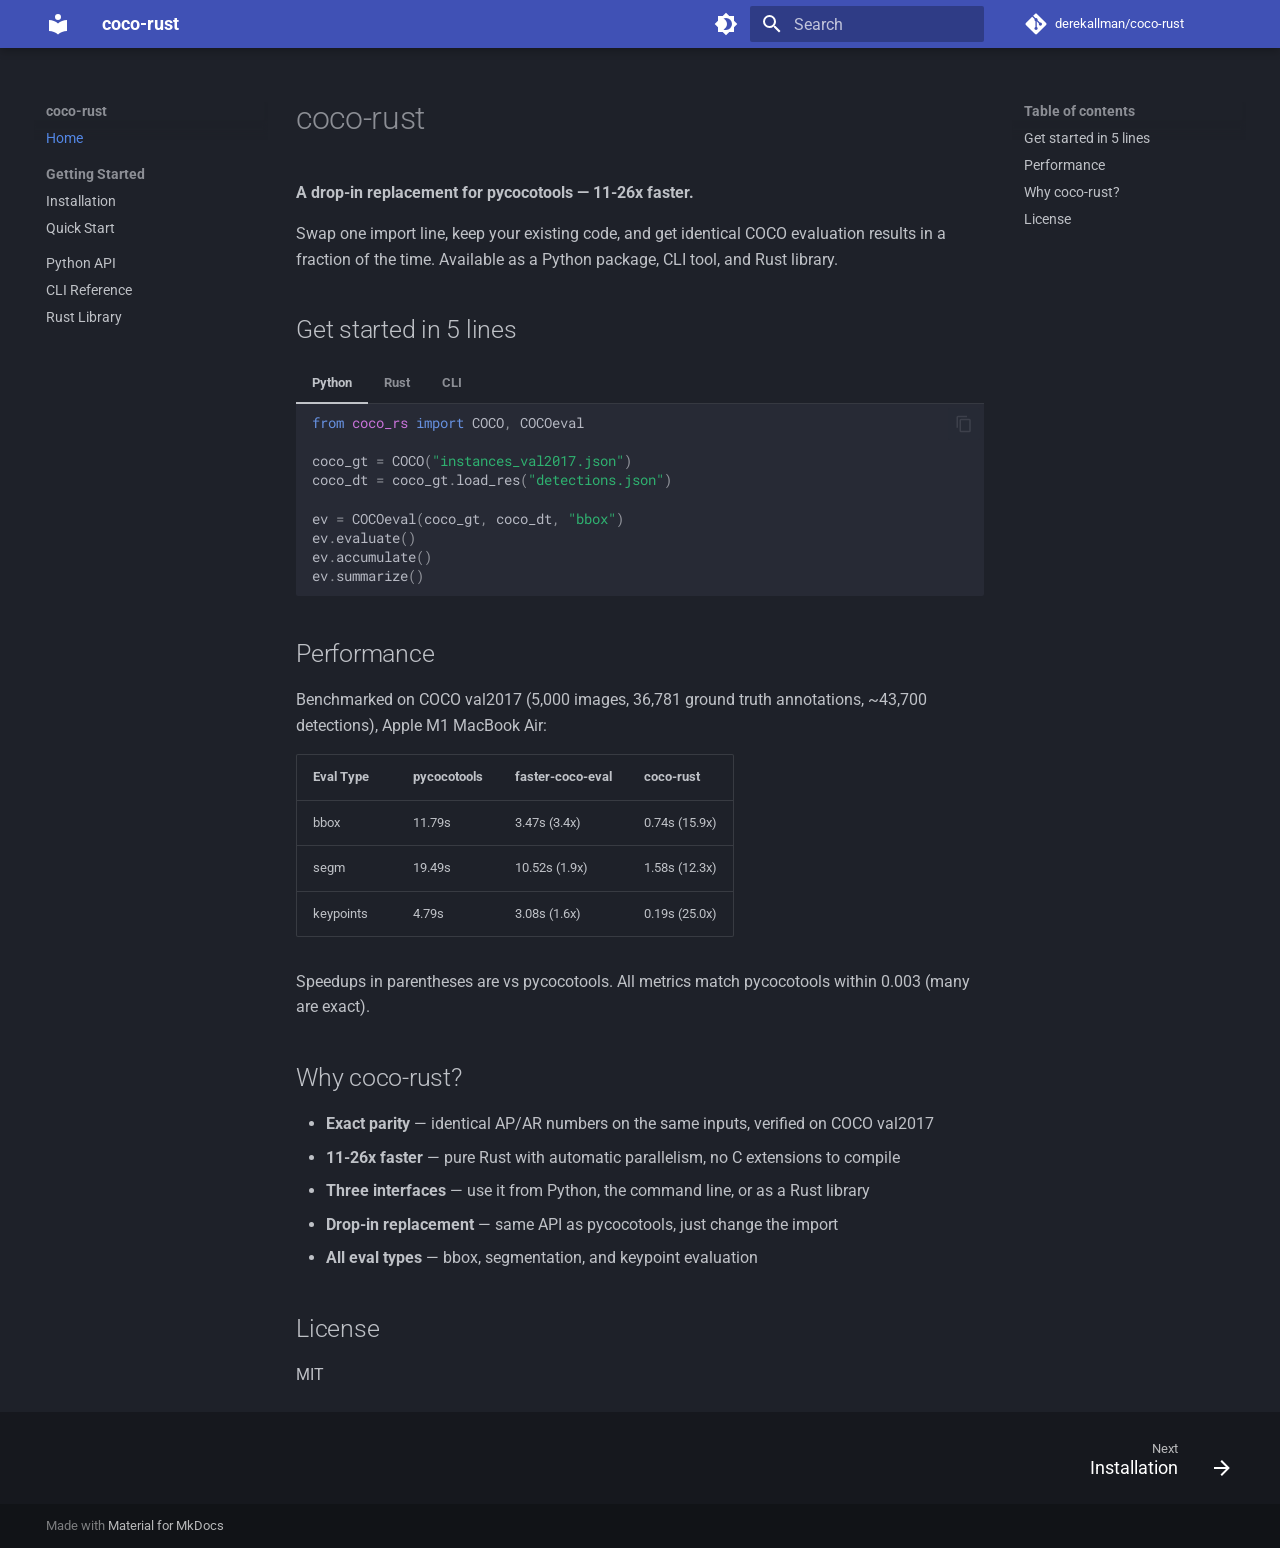
<file: index.html>
<!doctype html>
<html lang="en" class="no-js">
  <head>
    
      <meta charset="utf-8">
      <meta name="viewport" content="width=device-width,initial-scale=1">
      
        <meta name="description" content="A drop-in replacement for pycocotools, 11-26x faster.">
      
      
      
        <link rel="canonical" href="https://derekallman.github.io/coco-rust/">
      
      
      
        <link rel="next" href="installation/">
      
      
        
      
      
      <link rel="icon" href="assets/images/favicon.png">
      <meta name="generator" content="mkdocs-1.6.1, mkdocs-material-9.7.1">
    
    
      
        <title>coco-rust</title>
      
    
    
      <link rel="stylesheet" href="assets/stylesheets/main.484c7ddc.min.css">
      
        
        <link rel="stylesheet" href="assets/stylesheets/palette.ab4e12ef.min.css">
      
      


    
    
      
    
    
      
        
        
        <link rel="preconnect" href="https://fonts.gstatic.com" crossorigin>
        <link rel="stylesheet" href="https://fonts.googleapis.com/css?family=Roboto:300,300i,400,400i,700,700i%7CRoboto+Mono:400,400i,700,700i&display=fallback">
        <style>:root{--md-text-font:"Roboto";--md-code-font:"Roboto Mono"}</style>
      
    
    
      <link rel="stylesheet" href="stylesheets/extra.css">
    
    <script>__md_scope=new URL(".",location),__md_hash=e=>[...e].reduce(((e,_)=>(e<<5)-e+_.charCodeAt(0)),0),__md_get=(e,_=localStorage,t=__md_scope)=>JSON.parse(_.getItem(t.pathname+"."+e)),__md_set=(e,_,t=localStorage,a=__md_scope)=>{try{t.setItem(a.pathname+"."+e,JSON.stringify(_))}catch(e){}}</script>
    
      

    
    
  </head>
  
  
    
    
      
    
    
    
    
    <body dir="ltr" data-md-color-scheme="slate" data-md-color-primary="indigo" data-md-color-accent="indigo">
  
    
    <input class="md-toggle" data-md-toggle="drawer" type="checkbox" id="__drawer" autocomplete="off">
    <input class="md-toggle" data-md-toggle="search" type="checkbox" id="__search" autocomplete="off">
    <label class="md-overlay" for="__drawer"></label>
    <div data-md-component="skip">
      
        
        <a href="#coco-rust" class="md-skip">
          Skip to content
        </a>
      
    </div>
    <div data-md-component="announce">
      
    </div>
    
    
      

  

<header class="md-header md-header--shadow" data-md-component="header">
  <nav class="md-header__inner md-grid" aria-label="Header">
    <a href="." title="coco-rust" class="md-header__button md-logo" aria-label="coco-rust" data-md-component="logo">
      
  
  <svg xmlns="http://www.w3.org/2000/svg" viewBox="0 0 24 24"><path d="M12 8a3 3 0 0 0 3-3 3 3 0 0 0-3-3 3 3 0 0 0-3 3 3 3 0 0 0 3 3m0 3.54C9.64 9.35 6.5 8 3 8v11c3.5 0 6.64 1.35 9 3.54 2.36-2.19 5.5-3.54 9-3.54V8c-3.5 0-6.64 1.35-9 3.54"/></svg>

    </a>
    <label class="md-header__button md-icon" for="__drawer">
      
      <svg xmlns="http://www.w3.org/2000/svg" viewBox="0 0 24 24"><path d="M3 6h18v2H3zm0 5h18v2H3zm0 5h18v2H3z"/></svg>
    </label>
    <div class="md-header__title" data-md-component="header-title">
      <div class="md-header__ellipsis">
        <div class="md-header__topic">
          <span class="md-ellipsis">
            coco-rust
          </span>
        </div>
        <div class="md-header__topic" data-md-component="header-topic">
          <span class="md-ellipsis">
            
              Home
            
          </span>
        </div>
      </div>
    </div>
    
      
        <form class="md-header__option" data-md-component="palette">
  
    
    
    
    <input class="md-option" data-md-color-media="" data-md-color-scheme="slate" data-md-color-primary="indigo" data-md-color-accent="indigo"  aria-label="Switch to light mode"  type="radio" name="__palette" id="__palette_0">
    
      <label class="md-header__button md-icon" title="Switch to light mode" for="__palette_1" hidden>
        <svg xmlns="http://www.w3.org/2000/svg" viewBox="0 0 24 24"><path d="M12 18c-.89 0-1.74-.2-2.5-.55C11.56 16.5 13 14.42 13 12s-1.44-4.5-3.5-5.45C10.26 6.2 11.11 6 12 6a6 6 0 0 1 6 6 6 6 0 0 1-6 6m8-9.31V4h-4.69L12 .69 8.69 4H4v4.69L.69 12 4 15.31V20h4.69L12 23.31 15.31 20H20v-4.69L23.31 12z"/></svg>
      </label>
    
  
    
    
    
    <input class="md-option" data-md-color-media="" data-md-color-scheme="default" data-md-color-primary="indigo" data-md-color-accent="indigo"  aria-label="Switch to dark mode"  type="radio" name="__palette" id="__palette_1">
    
      <label class="md-header__button md-icon" title="Switch to dark mode" for="__palette_0" hidden>
        <svg xmlns="http://www.w3.org/2000/svg" viewBox="0 0 24 24"><path d="M12 8a4 4 0 0 0-4 4 4 4 0 0 0 4 4 4 4 0 0 0 4-4 4 4 0 0 0-4-4m0 10a6 6 0 0 1-6-6 6 6 0 0 1 6-6 6 6 0 0 1 6 6 6 6 0 0 1-6 6m8-9.31V4h-4.69L12 .69 8.69 4H4v4.69L.69 12 4 15.31V20h4.69L12 23.31 15.31 20H20v-4.69L23.31 12z"/></svg>
      </label>
    
  
</form>
      
    
    
      <script>var palette=__md_get("__palette");if(palette&&palette.color){if("(prefers-color-scheme)"===palette.color.media){var media=matchMedia("(prefers-color-scheme: light)"),input=document.querySelector(media.matches?"[data-md-color-media='(prefers-color-scheme: light)']":"[data-md-color-media='(prefers-color-scheme: dark)']");palette.color.media=input.getAttribute("data-md-color-media"),palette.color.scheme=input.getAttribute("data-md-color-scheme"),palette.color.primary=input.getAttribute("data-md-color-primary"),palette.color.accent=input.getAttribute("data-md-color-accent")}for(var[key,value]of Object.entries(palette.color))document.body.setAttribute("data-md-color-"+key,value)}</script>
    
    
    
      
      
        <label class="md-header__button md-icon" for="__search">
          
          <svg xmlns="http://www.w3.org/2000/svg" viewBox="0 0 24 24"><path d="M9.5 3A6.5 6.5 0 0 1 16 9.5c0 1.61-.59 3.09-1.56 4.23l.27.27h.79l5 5-1.5 1.5-5-5v-.79l-.27-.27A6.52 6.52 0 0 1 9.5 16 6.5 6.5 0 0 1 3 9.5 6.5 6.5 0 0 1 9.5 3m0 2C7 5 5 7 5 9.5S7 14 9.5 14 14 12 14 9.5 12 5 9.5 5"/></svg>
        </label>
        <div class="md-search" data-md-component="search" role="dialog">
  <label class="md-search__overlay" for="__search"></label>
  <div class="md-search__inner" role="search">
    <form class="md-search__form" name="search">
      <input type="text" class="md-search__input" name="query" aria-label="Search" placeholder="Search" autocapitalize="off" autocorrect="off" autocomplete="off" spellcheck="false" data-md-component="search-query" required>
      <label class="md-search__icon md-icon" for="__search">
        
        <svg xmlns="http://www.w3.org/2000/svg" viewBox="0 0 24 24"><path d="M9.5 3A6.5 6.5 0 0 1 16 9.5c0 1.61-.59 3.09-1.56 4.23l.27.27h.79l5 5-1.5 1.5-5-5v-.79l-.27-.27A6.52 6.52 0 0 1 9.5 16 6.5 6.5 0 0 1 3 9.5 6.5 6.5 0 0 1 9.5 3m0 2C7 5 5 7 5 9.5S7 14 9.5 14 14 12 14 9.5 12 5 9.5 5"/></svg>
        
        <svg xmlns="http://www.w3.org/2000/svg" viewBox="0 0 24 24"><path d="M20 11v2H8l5.5 5.5-1.42 1.42L4.16 12l7.92-7.92L13.5 5.5 8 11z"/></svg>
      </label>
      <nav class="md-search__options" aria-label="Search">
        
        <button type="reset" class="md-search__icon md-icon" title="Clear" aria-label="Clear" tabindex="-1">
          
          <svg xmlns="http://www.w3.org/2000/svg" viewBox="0 0 24 24"><path d="M19 6.41 17.59 5 12 10.59 6.41 5 5 6.41 10.59 12 5 17.59 6.41 19 12 13.41 17.59 19 19 17.59 13.41 12z"/></svg>
        </button>
      </nav>
      
        <div class="md-search__suggest" data-md-component="search-suggest"></div>
      
    </form>
    <div class="md-search__output">
      <div class="md-search__scrollwrap" tabindex="0" data-md-scrollfix>
        <div class="md-search-result" data-md-component="search-result">
          <div class="md-search-result__meta">
            Initializing search
          </div>
          <ol class="md-search-result__list" role="presentation"></ol>
        </div>
      </div>
    </div>
  </div>
</div>
      
    
    
      <div class="md-header__source">
        <a href="https://github.com/derekallman/coco-rust" title="Go to repository" class="md-source" data-md-component="source">
  <div class="md-source__icon md-icon">
    
    <svg xmlns="http://www.w3.org/2000/svg" viewBox="0 0 448 512"><!--! Font Awesome Free 7.1.0 by @fontawesome - https://fontawesome.com License - https://fontawesome.com/license/free (Icons: CC BY 4.0, Fonts: SIL OFL 1.1, Code: MIT License) Copyright 2025 Fonticons, Inc.--><path d="M439.6 236.1 244 40.5c-5.4-5.5-12.8-8.5-20.4-8.5s-15 3-20.4 8.4L162.5 81l51.5 51.5c27.1-9.1 52.7 16.8 43.4 43.7l49.7 49.7c34.2-11.8 61.2 31 35.5 56.7-26.5 26.5-70.2-2.9-56-37.3L240.3 199v121.9c25.3 12.5 22.3 41.8 9.1 55-6.4 6.4-15.2 10.1-24.3 10.1s-17.8-3.6-24.3-10.1c-17.6-17.6-11.1-46.9 11.2-56v-123c-20.8-8.5-24.6-30.7-18.6-45L142.6 101 8.5 235.1C3 240.6 0 247.9 0 255.5s3 15 8.5 20.4l195.6 195.7c5.4 5.4 12.7 8.4 20.4 8.4s15-3 20.4-8.4l194.7-194.7c5.4-5.4 8.4-12.8 8.4-20.4s-3-15-8.4-20.4"/></svg>
  </div>
  <div class="md-source__repository">
    derekallman/coco-rust
  </div>
</a>
      </div>
    
  </nav>
  
</header>
    
    <div class="md-container" data-md-component="container">
      
      
        
          
        
      
      <main class="md-main" data-md-component="main">
        <div class="md-main__inner md-grid">
          
            
              
              <div class="md-sidebar md-sidebar--primary" data-md-component="sidebar" data-md-type="navigation" >
                <div class="md-sidebar__scrollwrap">
                  <div class="md-sidebar__inner">
                    



<nav class="md-nav md-nav--primary" aria-label="Navigation" data-md-level="0">
  <label class="md-nav__title" for="__drawer">
    <a href="." title="coco-rust" class="md-nav__button md-logo" aria-label="coco-rust" data-md-component="logo">
      
  
  <svg xmlns="http://www.w3.org/2000/svg" viewBox="0 0 24 24"><path d="M12 8a3 3 0 0 0 3-3 3 3 0 0 0-3-3 3 3 0 0 0-3 3 3 3 0 0 0 3 3m0 3.54C9.64 9.35 6.5 8 3 8v11c3.5 0 6.64 1.35 9 3.54 2.36-2.19 5.5-3.54 9-3.54V8c-3.5 0-6.64 1.35-9 3.54"/></svg>

    </a>
    coco-rust
  </label>
  
    <div class="md-nav__source">
      <a href="https://github.com/derekallman/coco-rust" title="Go to repository" class="md-source" data-md-component="source">
  <div class="md-source__icon md-icon">
    
    <svg xmlns="http://www.w3.org/2000/svg" viewBox="0 0 448 512"><!--! Font Awesome Free 7.1.0 by @fontawesome - https://fontawesome.com License - https://fontawesome.com/license/free (Icons: CC BY 4.0, Fonts: SIL OFL 1.1, Code: MIT License) Copyright 2025 Fonticons, Inc.--><path d="M439.6 236.1 244 40.5c-5.4-5.5-12.8-8.5-20.4-8.5s-15 3-20.4 8.4L162.5 81l51.5 51.5c27.1-9.1 52.7 16.8 43.4 43.7l49.7 49.7c34.2-11.8 61.2 31 35.5 56.7-26.5 26.5-70.2-2.9-56-37.3L240.3 199v121.9c25.3 12.5 22.3 41.8 9.1 55-6.4 6.4-15.2 10.1-24.3 10.1s-17.8-3.6-24.3-10.1c-17.6-17.6-11.1-46.9 11.2-56v-123c-20.8-8.5-24.6-30.7-18.6-45L142.6 101 8.5 235.1C3 240.6 0 247.9 0 255.5s3 15 8.5 20.4l195.6 195.7c5.4 5.4 12.7 8.4 20.4 8.4s15-3 20.4-8.4l194.7-194.7c5.4-5.4 8.4-12.8 8.4-20.4s-3-15-8.4-20.4"/></svg>
  </div>
  <div class="md-source__repository">
    derekallman/coco-rust
  </div>
</a>
    </div>
  
  <ul class="md-nav__list" data-md-scrollfix>
    
      
      
  
  
    
  
  
  
    <li class="md-nav__item md-nav__item--active">
      
      <input class="md-nav__toggle md-toggle" type="checkbox" id="__toc">
      
      
        
      
      
        <label class="md-nav__link md-nav__link--active" for="__toc">
          
  
  
  <span class="md-ellipsis">
    
  
    Home
  

    
  </span>
  
  

          <span class="md-nav__icon md-icon"></span>
        </label>
      
      <a href="." class="md-nav__link md-nav__link--active">
        
  
  
  <span class="md-ellipsis">
    
  
    Home
  

    
  </span>
  
  

      </a>
      
        

<nav class="md-nav md-nav--secondary" aria-label="Table of contents">
  
  
  
    
  
  
    <label class="md-nav__title" for="__toc">
      <span class="md-nav__icon md-icon"></span>
      Table of contents
    </label>
    <ul class="md-nav__list" data-md-component="toc" data-md-scrollfix>
      
        <li class="md-nav__item">
  <a href="#get-started-in-5-lines" class="md-nav__link">
    <span class="md-ellipsis">
      
        Get started in 5 lines
      
    </span>
  </a>
  
</li>
      
        <li class="md-nav__item">
  <a href="#performance" class="md-nav__link">
    <span class="md-ellipsis">
      
        Performance
      
    </span>
  </a>
  
</li>
      
        <li class="md-nav__item">
  <a href="#why-coco-rust" class="md-nav__link">
    <span class="md-ellipsis">
      
        Why coco-rust?
      
    </span>
  </a>
  
</li>
      
        <li class="md-nav__item">
  <a href="#license" class="md-nav__link">
    <span class="md-ellipsis">
      
        License
      
    </span>
  </a>
  
</li>
      
    </ul>
  
</nav>
      
    </li>
  

    
      
      
  
  
  
  
    
    
    
    
      
        
        
      
    
    
    <li class="md-nav__item md-nav__item--section md-nav__item--nested">
      
        
        
          
        
        <input class="md-nav__toggle md-toggle md-toggle--indeterminate" type="checkbox" id="__nav_2" >
        
          
          <label class="md-nav__link" for="__nav_2" id="__nav_2_label" tabindex="">
            
  
  
  <span class="md-ellipsis">
    
  
    Getting Started
  

    
  </span>
  
  

            <span class="md-nav__icon md-icon"></span>
          </label>
        
        <nav class="md-nav" data-md-level="1" aria-labelledby="__nav_2_label" aria-expanded="false">
          <label class="md-nav__title" for="__nav_2">
            <span class="md-nav__icon md-icon"></span>
            
  
    Getting Started
  

          </label>
          <ul class="md-nav__list" data-md-scrollfix>
            
              
                
  
  
  
  
    <li class="md-nav__item">
      <a href="installation/" class="md-nav__link">
        
  
  
  <span class="md-ellipsis">
    
  
    Installation
  

    
  </span>
  
  

      </a>
    </li>
  

              
            
              
                
  
  
  
  
    <li class="md-nav__item">
      <a href="quickstart/" class="md-nav__link">
        
  
  
  <span class="md-ellipsis">
    
  
    Quick Start
  

    
  </span>
  
  

      </a>
    </li>
  

              
            
          </ul>
        </nav>
      
    </li>
  

    
      
      
  
  
  
  
    <li class="md-nav__item">
      <a href="python/" class="md-nav__link">
        
  
  
  <span class="md-ellipsis">
    
  
    Python API
  

    
  </span>
  
  

      </a>
    </li>
  

    
      
      
  
  
  
  
    <li class="md-nav__item">
      <a href="cli/" class="md-nav__link">
        
  
  
  <span class="md-ellipsis">
    
  
    CLI Reference
  

    
  </span>
  
  

      </a>
    </li>
  

    
      
      
  
  
  
  
    <li class="md-nav__item">
      <a href="rust/" class="md-nav__link">
        
  
  
  <span class="md-ellipsis">
    
  
    Rust Library
  

    
  </span>
  
  

      </a>
    </li>
  

    
  </ul>
</nav>
                  </div>
                </div>
              </div>
            
            
              
              <div class="md-sidebar md-sidebar--secondary" data-md-component="sidebar" data-md-type="toc" >
                <div class="md-sidebar__scrollwrap">
                  <div class="md-sidebar__inner">
                    

<nav class="md-nav md-nav--secondary" aria-label="Table of contents">
  
  
  
    
  
  
    <label class="md-nav__title" for="__toc">
      <span class="md-nav__icon md-icon"></span>
      Table of contents
    </label>
    <ul class="md-nav__list" data-md-component="toc" data-md-scrollfix>
      
        <li class="md-nav__item">
  <a href="#get-started-in-5-lines" class="md-nav__link">
    <span class="md-ellipsis">
      
        Get started in 5 lines
      
    </span>
  </a>
  
</li>
      
        <li class="md-nav__item">
  <a href="#performance" class="md-nav__link">
    <span class="md-ellipsis">
      
        Performance
      
    </span>
  </a>
  
</li>
      
        <li class="md-nav__item">
  <a href="#why-coco-rust" class="md-nav__link">
    <span class="md-ellipsis">
      
        Why coco-rust?
      
    </span>
  </a>
  
</li>
      
        <li class="md-nav__item">
  <a href="#license" class="md-nav__link">
    <span class="md-ellipsis">
      
        License
      
    </span>
  </a>
  
</li>
      
    </ul>
  
</nav>
                  </div>
                </div>
              </div>
            
          
          
            <div class="md-content" data-md-component="content">
              
              <article class="md-content__inner md-typeset">
                
                  


  
  


<h1 id="coco-rust">coco-rust<a class="headerlink" href="#coco-rust" title="Permanent link">&para;</a></h1>
<p><strong>A drop-in replacement for pycocotools — 11-26x faster.</strong></p>
<p>Swap one import line, keep your existing code, and get identical COCO evaluation results in a fraction of the time. Available as a Python package, CLI tool, and Rust library.</p>
<h2 id="get-started-in-5-lines">Get started in 5 lines<a class="headerlink" href="#get-started-in-5-lines" title="Permanent link">&para;</a></h2>
<div class="tabbed-set tabbed-alternate" data-tabs="1:3"><input checked="checked" id="__tabbed_1_1" name="__tabbed_1" type="radio" /><input id="__tabbed_1_2" name="__tabbed_1" type="radio" /><input id="__tabbed_1_3" name="__tabbed_1" type="radio" /><div class="tabbed-labels"><label for="__tabbed_1_1">Python</label><label for="__tabbed_1_2">Rust</label><label for="__tabbed_1_3">CLI</label></div>
<div class="tabbed-content">
<div class="tabbed-block">
<div class="highlight"><pre><span></span><code><span class="kn">from</span><span class="w"> </span><span class="nn">coco_rs</span><span class="w"> </span><span class="kn">import</span> <span class="n">COCO</span><span class="p">,</span> <span class="n">COCOeval</span>

<span class="n">coco_gt</span> <span class="o">=</span> <span class="n">COCO</span><span class="p">(</span><span class="s2">&quot;instances_val2017.json&quot;</span><span class="p">)</span>
<span class="n">coco_dt</span> <span class="o">=</span> <span class="n">coco_gt</span><span class="o">.</span><span class="n">load_res</span><span class="p">(</span><span class="s2">&quot;detections.json&quot;</span><span class="p">)</span>

<span class="n">ev</span> <span class="o">=</span> <span class="n">COCOeval</span><span class="p">(</span><span class="n">coco_gt</span><span class="p">,</span> <span class="n">coco_dt</span><span class="p">,</span> <span class="s2">&quot;bbox&quot;</span><span class="p">)</span>
<span class="n">ev</span><span class="o">.</span><span class="n">evaluate</span><span class="p">()</span>
<span class="n">ev</span><span class="o">.</span><span class="n">accumulate</span><span class="p">()</span>
<span class="n">ev</span><span class="o">.</span><span class="n">summarize</span><span class="p">()</span>
</code></pre></div>
</div>
<div class="tabbed-block">
<div class="highlight"><pre><span></span><code><span class="k">use</span><span class="w"> </span><span class="n">coco_rs</span><span class="p">::{</span><span class="n">COCO</span><span class="p">,</span><span class="w"> </span><span class="n">COCOeval</span><span class="p">};</span>
<span class="k">use</span><span class="w"> </span><span class="n">coco_rs</span><span class="p">::</span><span class="n">params</span><span class="p">::</span><span class="n">IouType</span><span class="p">;</span>
<span class="k">use</span><span class="w"> </span><span class="n">std</span><span class="p">::</span><span class="n">path</span><span class="p">::</span><span class="n">Path</span><span class="p">;</span>

<span class="kd">let</span><span class="w"> </span><span class="n">coco_gt</span><span class="w"> </span><span class="o">=</span><span class="w"> </span><span class="n">COCO</span><span class="p">::</span><span class="n">new</span><span class="p">(</span><span class="n">Path</span><span class="p">::</span><span class="n">new</span><span class="p">(</span><span class="s">&quot;instances_val2017.json&quot;</span><span class="p">))</span><span class="o">?</span><span class="p">;</span>
<span class="kd">let</span><span class="w"> </span><span class="n">coco_dt</span><span class="w"> </span><span class="o">=</span><span class="w"> </span><span class="n">coco_gt</span><span class="p">.</span><span class="n">load_res</span><span class="p">(</span><span class="n">Path</span><span class="p">::</span><span class="n">new</span><span class="p">(</span><span class="s">&quot;detections.json&quot;</span><span class="p">))</span><span class="o">?</span><span class="p">;</span>

<span class="kd">let</span><span class="w"> </span><span class="k">mut</span><span class="w"> </span><span class="n">eval</span><span class="w"> </span><span class="o">=</span><span class="w"> </span><span class="n">COCOeval</span><span class="p">::</span><span class="n">new</span><span class="p">(</span><span class="n">coco_gt</span><span class="p">,</span><span class="w"> </span><span class="n">coco_dt</span><span class="p">,</span><span class="w"> </span><span class="n">IouType</span><span class="p">::</span><span class="n">Bbox</span><span class="p">);</span>
<span class="n">eval</span><span class="p">.</span><span class="n">evaluate</span><span class="p">();</span>
<span class="n">eval</span><span class="p">.</span><span class="n">accumulate</span><span class="p">();</span>
<span class="n">eval</span><span class="p">.</span><span class="n">summarize</span><span class="p">();</span>
</code></pre></div>
</div>
<div class="tabbed-block">
<div class="highlight"><pre><span></span><code>coco-eval<span class="w"> </span>--gt<span class="w"> </span>instances_val2017.json<span class="w"> </span>--dt<span class="w"> </span>detections.json<span class="w"> </span>--iou-type<span class="w"> </span>bbox
</code></pre></div>
</div>
</div>
</div>
<h2 id="performance">Performance<a class="headerlink" href="#performance" title="Permanent link">&para;</a></h2>
<p>Benchmarked on COCO val2017 (5,000 images, 36,781 ground truth annotations, ~43,700 detections), Apple M1 MacBook Air:</p>
<table>
<thead>
<tr>
<th>Eval Type</th>
<th>pycocotools</th>
<th>faster-coco-eval</th>
<th>coco-rust</th>
</tr>
</thead>
<tbody>
<tr>
<td>bbox</td>
<td>11.79s</td>
<td>3.47s (3.4x)</td>
<td>0.74s (15.9x)</td>
</tr>
<tr>
<td>segm</td>
<td>19.49s</td>
<td>10.52s (1.9x)</td>
<td>1.58s (12.3x)</td>
</tr>
<tr>
<td>keypoints</td>
<td>4.79s</td>
<td>3.08s (1.6x)</td>
<td>0.19s (25.0x)</td>
</tr>
</tbody>
</table>
<p>Speedups in parentheses are vs pycocotools. All metrics match pycocotools within 0.003 (many are exact).</p>
<h2 id="why-coco-rust">Why coco-rust?<a class="headerlink" href="#why-coco-rust" title="Permanent link">&para;</a></h2>
<ul>
<li><strong>Exact parity</strong> — identical AP/AR numbers on the same inputs, verified on COCO val2017</li>
<li><strong>11-26x faster</strong> — pure Rust with automatic parallelism, no C extensions to compile</li>
<li><strong>Three interfaces</strong> — use it from Python, the command line, or as a Rust library</li>
<li><strong>Drop-in replacement</strong> — same API as pycocotools, just change the import</li>
<li><strong>All eval types</strong> — bbox, segmentation, and keypoint evaluation</li>
</ul>
<h2 id="license">License<a class="headerlink" href="#license" title="Permanent link">&para;</a></h2>
<p>MIT</p>












                
              </article>
            </div>
          
          
  <script>var tabs=__md_get("__tabs");if(Array.isArray(tabs))e:for(var set of document.querySelectorAll(".tabbed-set")){var labels=set.querySelector(".tabbed-labels");for(var tab of tabs)for(var label of labels.getElementsByTagName("label"))if(label.innerText.trim()===tab){var input=document.getElementById(label.htmlFor);input.checked=!0;continue e}}</script>

<script>var target=document.getElementById(location.hash.slice(1));target&&target.name&&(target.checked=target.name.startsWith("__tabbed_"))</script>
        </div>
        
          <button type="button" class="md-top md-icon" data-md-component="top" hidden>
  
  <svg xmlns="http://www.w3.org/2000/svg" viewBox="0 0 24 24"><path d="M13 20h-2V8l-5.5 5.5-1.42-1.42L12 4.16l7.92 7.92-1.42 1.42L13 8z"/></svg>
  Back to top
</button>
        
      </main>
      
        <footer class="md-footer">
  
    
      
      <nav class="md-footer__inner md-grid" aria-label="Footer" >
        
        
          
          <a href="installation/" class="md-footer__link md-footer__link--next" aria-label="Next: Installation">
            <div class="md-footer__title">
              <span class="md-footer__direction">
                Next
              </span>
              <div class="md-ellipsis">
                Installation
              </div>
            </div>
            <div class="md-footer__button md-icon">
              
              <svg xmlns="http://www.w3.org/2000/svg" viewBox="0 0 24 24"><path d="M4 11v2h12l-5.5 5.5 1.42 1.42L19.84 12l-7.92-7.92L10.5 5.5 16 11z"/></svg>
            </div>
          </a>
        
      </nav>
    
  
  <div class="md-footer-meta md-typeset">
    <div class="md-footer-meta__inner md-grid">
      <div class="md-copyright">
  
  
    Made with
    <a href="https://squidfunk.github.io/mkdocs-material/" target="_blank" rel="noopener">
      Material for MkDocs
    </a>
  
</div>
      
    </div>
  </div>
</footer>
      
    </div>
    <div class="md-dialog" data-md-component="dialog">
      <div class="md-dialog__inner md-typeset"></div>
    </div>
    
    
    
      
      
      <script id="__config" type="application/json">{"annotate": null, "base": ".", "features": ["content.code.copy", "content.tabs.link", "navigation.instant", "navigation.sections", "navigation.expand", "navigation.footer", "navigation.top", "search.suggest", "search.highlight"], "search": "assets/javascripts/workers/search.2c215733.min.js", "tags": null, "translations": {"clipboard.copied": "Copied to clipboard", "clipboard.copy": "Copy to clipboard", "search.result.more.one": "1 more on this page", "search.result.more.other": "# more on this page", "search.result.none": "No matching documents", "search.result.one": "1 matching document", "search.result.other": "# matching documents", "search.result.placeholder": "Type to start searching", "search.result.term.missing": "Missing", "select.version": "Select version"}, "version": null}</script>
    
    
      <script src="assets/javascripts/bundle.79ae519e.min.js"></script>
      
    
  </body>
</html>
</file>
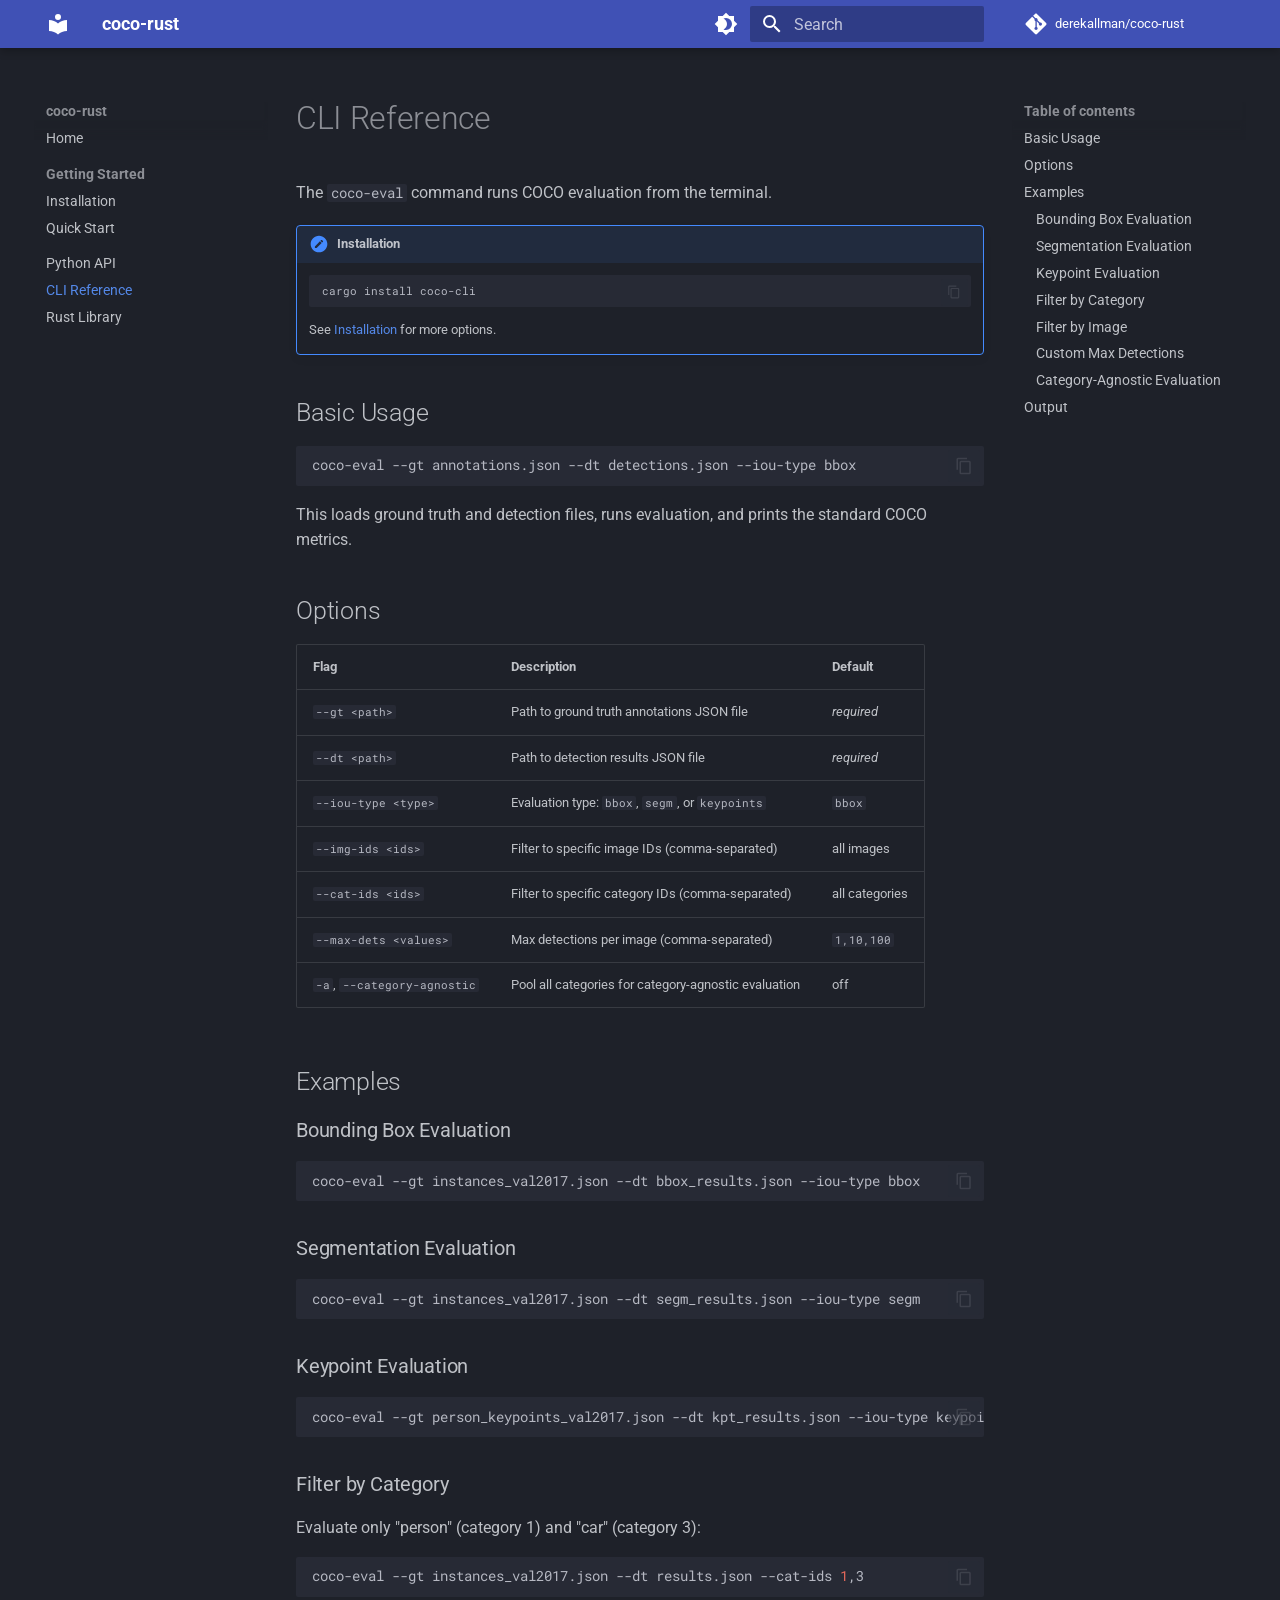
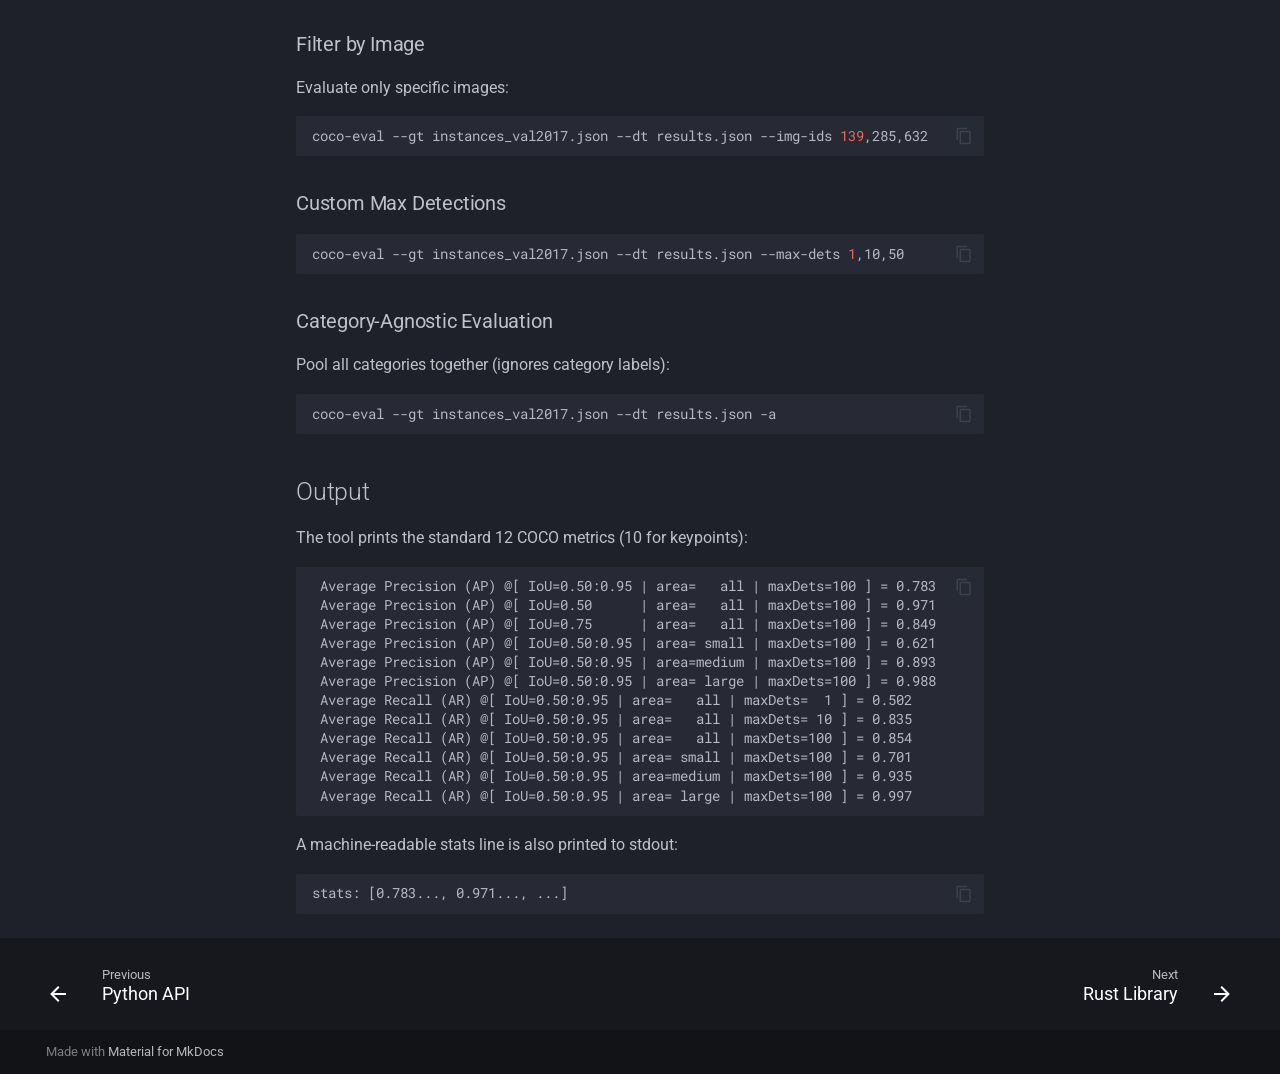
<file: cli/index.html>
<!doctype html>
<html lang="en" class="no-js">
  <head>
    
      <meta charset="utf-8">
      <meta name="viewport" content="width=device-width,initial-scale=1">
      
        <meta name="description" content="A drop-in replacement for pycocotools, 11-26x faster.">
      
      
      
        <link rel="canonical" href="https://derekallman.github.io/coco-rust/cli/">
      
      
        <link rel="prev" href="../python/">
      
      
        <link rel="next" href="../rust/">
      
      
        
      
      
      <link rel="icon" href="../assets/images/favicon.png">
      <meta name="generator" content="mkdocs-1.6.1, mkdocs-material-9.7.1">
    
    
      
        <title>CLI Reference - coco-rust</title>
      
    
    
      <link rel="stylesheet" href="../assets/stylesheets/main.484c7ddc.min.css">
      
        
        <link rel="stylesheet" href="../assets/stylesheets/palette.ab4e12ef.min.css">
      
      


    
    
      
    
    
      
        
        
        <link rel="preconnect" href="https://fonts.gstatic.com" crossorigin>
        <link rel="stylesheet" href="https://fonts.googleapis.com/css?family=Roboto:300,300i,400,400i,700,700i%7CRoboto+Mono:400,400i,700,700i&display=fallback">
        <style>:root{--md-text-font:"Roboto";--md-code-font:"Roboto Mono"}</style>
      
    
    
      <link rel="stylesheet" href="../stylesheets/extra.css">
    
    <script>__md_scope=new URL("..",location),__md_hash=e=>[...e].reduce(((e,_)=>(e<<5)-e+_.charCodeAt(0)),0),__md_get=(e,_=localStorage,t=__md_scope)=>JSON.parse(_.getItem(t.pathname+"."+e)),__md_set=(e,_,t=localStorage,a=__md_scope)=>{try{t.setItem(a.pathname+"."+e,JSON.stringify(_))}catch(e){}}</script>
    
      

    
    
  </head>
  
  
    
    
      
    
    
    
    
    <body dir="ltr" data-md-color-scheme="slate" data-md-color-primary="indigo" data-md-color-accent="indigo">
  
    
    <input class="md-toggle" data-md-toggle="drawer" type="checkbox" id="__drawer" autocomplete="off">
    <input class="md-toggle" data-md-toggle="search" type="checkbox" id="__search" autocomplete="off">
    <label class="md-overlay" for="__drawer"></label>
    <div data-md-component="skip">
      
        
        <a href="#cli-reference" class="md-skip">
          Skip to content
        </a>
      
    </div>
    <div data-md-component="announce">
      
    </div>
    
    
      

  

<header class="md-header md-header--shadow" data-md-component="header">
  <nav class="md-header__inner md-grid" aria-label="Header">
    <a href=".." title="coco-rust" class="md-header__button md-logo" aria-label="coco-rust" data-md-component="logo">
      
  
  <svg xmlns="http://www.w3.org/2000/svg" viewBox="0 0 24 24"><path d="M12 8a3 3 0 0 0 3-3 3 3 0 0 0-3-3 3 3 0 0 0-3 3 3 3 0 0 0 3 3m0 3.54C9.64 9.35 6.5 8 3 8v11c3.5 0 6.64 1.35 9 3.54 2.36-2.19 5.5-3.54 9-3.54V8c-3.5 0-6.64 1.35-9 3.54"/></svg>

    </a>
    <label class="md-header__button md-icon" for="__drawer">
      
      <svg xmlns="http://www.w3.org/2000/svg" viewBox="0 0 24 24"><path d="M3 6h18v2H3zm0 5h18v2H3zm0 5h18v2H3z"/></svg>
    </label>
    <div class="md-header__title" data-md-component="header-title">
      <div class="md-header__ellipsis">
        <div class="md-header__topic">
          <span class="md-ellipsis">
            coco-rust
          </span>
        </div>
        <div class="md-header__topic" data-md-component="header-topic">
          <span class="md-ellipsis">
            
              CLI Reference
            
          </span>
        </div>
      </div>
    </div>
    
      
        <form class="md-header__option" data-md-component="palette">
  
    
    
    
    <input class="md-option" data-md-color-media="" data-md-color-scheme="slate" data-md-color-primary="indigo" data-md-color-accent="indigo"  aria-label="Switch to light mode"  type="radio" name="__palette" id="__palette_0">
    
      <label class="md-header__button md-icon" title="Switch to light mode" for="__palette_1" hidden>
        <svg xmlns="http://www.w3.org/2000/svg" viewBox="0 0 24 24"><path d="M12 18c-.89 0-1.74-.2-2.5-.55C11.56 16.5 13 14.42 13 12s-1.44-4.5-3.5-5.45C10.26 6.2 11.11 6 12 6a6 6 0 0 1 6 6 6 6 0 0 1-6 6m8-9.31V4h-4.69L12 .69 8.69 4H4v4.69L.69 12 4 15.31V20h4.69L12 23.31 15.31 20H20v-4.69L23.31 12z"/></svg>
      </label>
    
  
    
    
    
    <input class="md-option" data-md-color-media="" data-md-color-scheme="default" data-md-color-primary="indigo" data-md-color-accent="indigo"  aria-label="Switch to dark mode"  type="radio" name="__palette" id="__palette_1">
    
      <label class="md-header__button md-icon" title="Switch to dark mode" for="__palette_0" hidden>
        <svg xmlns="http://www.w3.org/2000/svg" viewBox="0 0 24 24"><path d="M12 8a4 4 0 0 0-4 4 4 4 0 0 0 4 4 4 4 0 0 0 4-4 4 4 0 0 0-4-4m0 10a6 6 0 0 1-6-6 6 6 0 0 1 6-6 6 6 0 0 1 6 6 6 6 0 0 1-6 6m8-9.31V4h-4.69L12 .69 8.69 4H4v4.69L.69 12 4 15.31V20h4.69L12 23.31 15.31 20H20v-4.69L23.31 12z"/></svg>
      </label>
    
  
</form>
      
    
    
      <script>var palette=__md_get("__palette");if(palette&&palette.color){if("(prefers-color-scheme)"===palette.color.media){var media=matchMedia("(prefers-color-scheme: light)"),input=document.querySelector(media.matches?"[data-md-color-media='(prefers-color-scheme: light)']":"[data-md-color-media='(prefers-color-scheme: dark)']");palette.color.media=input.getAttribute("data-md-color-media"),palette.color.scheme=input.getAttribute("data-md-color-scheme"),palette.color.primary=input.getAttribute("data-md-color-primary"),palette.color.accent=input.getAttribute("data-md-color-accent")}for(var[key,value]of Object.entries(palette.color))document.body.setAttribute("data-md-color-"+key,value)}</script>
    
    
    
      
      
        <label class="md-header__button md-icon" for="__search">
          
          <svg xmlns="http://www.w3.org/2000/svg" viewBox="0 0 24 24"><path d="M9.5 3A6.5 6.5 0 0 1 16 9.5c0 1.61-.59 3.09-1.56 4.23l.27.27h.79l5 5-1.5 1.5-5-5v-.79l-.27-.27A6.52 6.52 0 0 1 9.5 16 6.5 6.5 0 0 1 3 9.5 6.5 6.5 0 0 1 9.5 3m0 2C7 5 5 7 5 9.5S7 14 9.5 14 14 12 14 9.5 12 5 9.5 5"/></svg>
        </label>
        <div class="md-search" data-md-component="search" role="dialog">
  <label class="md-search__overlay" for="__search"></label>
  <div class="md-search__inner" role="search">
    <form class="md-search__form" name="search">
      <input type="text" class="md-search__input" name="query" aria-label="Search" placeholder="Search" autocapitalize="off" autocorrect="off" autocomplete="off" spellcheck="false" data-md-component="search-query" required>
      <label class="md-search__icon md-icon" for="__search">
        
        <svg xmlns="http://www.w3.org/2000/svg" viewBox="0 0 24 24"><path d="M9.5 3A6.5 6.5 0 0 1 16 9.5c0 1.61-.59 3.09-1.56 4.23l.27.27h.79l5 5-1.5 1.5-5-5v-.79l-.27-.27A6.52 6.52 0 0 1 9.5 16 6.5 6.5 0 0 1 3 9.5 6.5 6.5 0 0 1 9.5 3m0 2C7 5 5 7 5 9.5S7 14 9.5 14 14 12 14 9.5 12 5 9.5 5"/></svg>
        
        <svg xmlns="http://www.w3.org/2000/svg" viewBox="0 0 24 24"><path d="M20 11v2H8l5.5 5.5-1.42 1.42L4.16 12l7.92-7.92L13.5 5.5 8 11z"/></svg>
      </label>
      <nav class="md-search__options" aria-label="Search">
        
        <button type="reset" class="md-search__icon md-icon" title="Clear" aria-label="Clear" tabindex="-1">
          
          <svg xmlns="http://www.w3.org/2000/svg" viewBox="0 0 24 24"><path d="M19 6.41 17.59 5 12 10.59 6.41 5 5 6.41 10.59 12 5 17.59 6.41 19 12 13.41 17.59 19 19 17.59 13.41 12z"/></svg>
        </button>
      </nav>
      
        <div class="md-search__suggest" data-md-component="search-suggest"></div>
      
    </form>
    <div class="md-search__output">
      <div class="md-search__scrollwrap" tabindex="0" data-md-scrollfix>
        <div class="md-search-result" data-md-component="search-result">
          <div class="md-search-result__meta">
            Initializing search
          </div>
          <ol class="md-search-result__list" role="presentation"></ol>
        </div>
      </div>
    </div>
  </div>
</div>
      
    
    
      <div class="md-header__source">
        <a href="https://github.com/derekallman/coco-rust" title="Go to repository" class="md-source" data-md-component="source">
  <div class="md-source__icon md-icon">
    
    <svg xmlns="http://www.w3.org/2000/svg" viewBox="0 0 448 512"><!--! Font Awesome Free 7.1.0 by @fontawesome - https://fontawesome.com License - https://fontawesome.com/license/free (Icons: CC BY 4.0, Fonts: SIL OFL 1.1, Code: MIT License) Copyright 2025 Fonticons, Inc.--><path d="M439.6 236.1 244 40.5c-5.4-5.5-12.8-8.5-20.4-8.5s-15 3-20.4 8.4L162.5 81l51.5 51.5c27.1-9.1 52.7 16.8 43.4 43.7l49.7 49.7c34.2-11.8 61.2 31 35.5 56.7-26.5 26.5-70.2-2.9-56-37.3L240.3 199v121.9c25.3 12.5 22.3 41.8 9.1 55-6.4 6.4-15.2 10.1-24.3 10.1s-17.8-3.6-24.3-10.1c-17.6-17.6-11.1-46.9 11.2-56v-123c-20.8-8.5-24.6-30.7-18.6-45L142.6 101 8.5 235.1C3 240.6 0 247.9 0 255.5s3 15 8.5 20.4l195.6 195.7c5.4 5.4 12.7 8.4 20.4 8.4s15-3 20.4-8.4l194.7-194.7c5.4-5.4 8.4-12.8 8.4-20.4s-3-15-8.4-20.4"/></svg>
  </div>
  <div class="md-source__repository">
    derekallman/coco-rust
  </div>
</a>
      </div>
    
  </nav>
  
</header>
    
    <div class="md-container" data-md-component="container">
      
      
        
          
        
      
      <main class="md-main" data-md-component="main">
        <div class="md-main__inner md-grid">
          
            
              
              <div class="md-sidebar md-sidebar--primary" data-md-component="sidebar" data-md-type="navigation" >
                <div class="md-sidebar__scrollwrap">
                  <div class="md-sidebar__inner">
                    



<nav class="md-nav md-nav--primary" aria-label="Navigation" data-md-level="0">
  <label class="md-nav__title" for="__drawer">
    <a href=".." title="coco-rust" class="md-nav__button md-logo" aria-label="coco-rust" data-md-component="logo">
      
  
  <svg xmlns="http://www.w3.org/2000/svg" viewBox="0 0 24 24"><path d="M12 8a3 3 0 0 0 3-3 3 3 0 0 0-3-3 3 3 0 0 0-3 3 3 3 0 0 0 3 3m0 3.54C9.64 9.35 6.5 8 3 8v11c3.5 0 6.64 1.35 9 3.54 2.36-2.19 5.5-3.54 9-3.54V8c-3.5 0-6.64 1.35-9 3.54"/></svg>

    </a>
    coco-rust
  </label>
  
    <div class="md-nav__source">
      <a href="https://github.com/derekallman/coco-rust" title="Go to repository" class="md-source" data-md-component="source">
  <div class="md-source__icon md-icon">
    
    <svg xmlns="http://www.w3.org/2000/svg" viewBox="0 0 448 512"><!--! Font Awesome Free 7.1.0 by @fontawesome - https://fontawesome.com License - https://fontawesome.com/license/free (Icons: CC BY 4.0, Fonts: SIL OFL 1.1, Code: MIT License) Copyright 2025 Fonticons, Inc.--><path d="M439.6 236.1 244 40.5c-5.4-5.5-12.8-8.5-20.4-8.5s-15 3-20.4 8.4L162.5 81l51.5 51.5c27.1-9.1 52.7 16.8 43.4 43.7l49.7 49.7c34.2-11.8 61.2 31 35.5 56.7-26.5 26.5-70.2-2.9-56-37.3L240.3 199v121.9c25.3 12.5 22.3 41.8 9.1 55-6.4 6.4-15.2 10.1-24.3 10.1s-17.8-3.6-24.3-10.1c-17.6-17.6-11.1-46.9 11.2-56v-123c-20.8-8.5-24.6-30.7-18.6-45L142.6 101 8.5 235.1C3 240.6 0 247.9 0 255.5s3 15 8.5 20.4l195.6 195.7c5.4 5.4 12.7 8.4 20.4 8.4s15-3 20.4-8.4l194.7-194.7c5.4-5.4 8.4-12.8 8.4-20.4s-3-15-8.4-20.4"/></svg>
  </div>
  <div class="md-source__repository">
    derekallman/coco-rust
  </div>
</a>
    </div>
  
  <ul class="md-nav__list" data-md-scrollfix>
    
      
      
  
  
  
  
    <li class="md-nav__item">
      <a href=".." class="md-nav__link">
        
  
  
  <span class="md-ellipsis">
    
  
    Home
  

    
  </span>
  
  

      </a>
    </li>
  

    
      
      
  
  
  
  
    
    
    
    
      
        
        
      
    
    
    <li class="md-nav__item md-nav__item--section md-nav__item--nested">
      
        
        
          
        
        <input class="md-nav__toggle md-toggle md-toggle--indeterminate" type="checkbox" id="__nav_2" >
        
          
          <label class="md-nav__link" for="__nav_2" id="__nav_2_label" tabindex="">
            
  
  
  <span class="md-ellipsis">
    
  
    Getting Started
  

    
  </span>
  
  

            <span class="md-nav__icon md-icon"></span>
          </label>
        
        <nav class="md-nav" data-md-level="1" aria-labelledby="__nav_2_label" aria-expanded="false">
          <label class="md-nav__title" for="__nav_2">
            <span class="md-nav__icon md-icon"></span>
            
  
    Getting Started
  

          </label>
          <ul class="md-nav__list" data-md-scrollfix>
            
              
                
  
  
  
  
    <li class="md-nav__item">
      <a href="../installation/" class="md-nav__link">
        
  
  
  <span class="md-ellipsis">
    
  
    Installation
  

    
  </span>
  
  

      </a>
    </li>
  

              
            
              
                
  
  
  
  
    <li class="md-nav__item">
      <a href="../quickstart/" class="md-nav__link">
        
  
  
  <span class="md-ellipsis">
    
  
    Quick Start
  

    
  </span>
  
  

      </a>
    </li>
  

              
            
          </ul>
        </nav>
      
    </li>
  

    
      
      
  
  
  
  
    <li class="md-nav__item">
      <a href="../python/" class="md-nav__link">
        
  
  
  <span class="md-ellipsis">
    
  
    Python API
  

    
  </span>
  
  

      </a>
    </li>
  

    
      
      
  
  
    
  
  
  
    <li class="md-nav__item md-nav__item--active">
      
      <input class="md-nav__toggle md-toggle" type="checkbox" id="__toc">
      
      
        
      
      
        <label class="md-nav__link md-nav__link--active" for="__toc">
          
  
  
  <span class="md-ellipsis">
    
  
    CLI Reference
  

    
  </span>
  
  

          <span class="md-nav__icon md-icon"></span>
        </label>
      
      <a href="./" class="md-nav__link md-nav__link--active">
        
  
  
  <span class="md-ellipsis">
    
  
    CLI Reference
  

    
  </span>
  
  

      </a>
      
        

<nav class="md-nav md-nav--secondary" aria-label="Table of contents">
  
  
  
    
  
  
    <label class="md-nav__title" for="__toc">
      <span class="md-nav__icon md-icon"></span>
      Table of contents
    </label>
    <ul class="md-nav__list" data-md-component="toc" data-md-scrollfix>
      
        <li class="md-nav__item">
  <a href="#basic-usage" class="md-nav__link">
    <span class="md-ellipsis">
      
        Basic Usage
      
    </span>
  </a>
  
</li>
      
        <li class="md-nav__item">
  <a href="#options" class="md-nav__link">
    <span class="md-ellipsis">
      
        Options
      
    </span>
  </a>
  
</li>
      
        <li class="md-nav__item">
  <a href="#examples" class="md-nav__link">
    <span class="md-ellipsis">
      
        Examples
      
    </span>
  </a>
  
    <nav class="md-nav" aria-label="Examples">
      <ul class="md-nav__list">
        
          <li class="md-nav__item">
  <a href="#bounding-box-evaluation" class="md-nav__link">
    <span class="md-ellipsis">
      
        Bounding Box Evaluation
      
    </span>
  </a>
  
</li>
        
          <li class="md-nav__item">
  <a href="#segmentation-evaluation" class="md-nav__link">
    <span class="md-ellipsis">
      
        Segmentation Evaluation
      
    </span>
  </a>
  
</li>
        
          <li class="md-nav__item">
  <a href="#keypoint-evaluation" class="md-nav__link">
    <span class="md-ellipsis">
      
        Keypoint Evaluation
      
    </span>
  </a>
  
</li>
        
          <li class="md-nav__item">
  <a href="#filter-by-category" class="md-nav__link">
    <span class="md-ellipsis">
      
        Filter by Category
      
    </span>
  </a>
  
</li>
        
          <li class="md-nav__item">
  <a href="#filter-by-image" class="md-nav__link">
    <span class="md-ellipsis">
      
        Filter by Image
      
    </span>
  </a>
  
</li>
        
          <li class="md-nav__item">
  <a href="#custom-max-detections" class="md-nav__link">
    <span class="md-ellipsis">
      
        Custom Max Detections
      
    </span>
  </a>
  
</li>
        
          <li class="md-nav__item">
  <a href="#category-agnostic-evaluation" class="md-nav__link">
    <span class="md-ellipsis">
      
        Category-Agnostic Evaluation
      
    </span>
  </a>
  
</li>
        
      </ul>
    </nav>
  
</li>
      
        <li class="md-nav__item">
  <a href="#output" class="md-nav__link">
    <span class="md-ellipsis">
      
        Output
      
    </span>
  </a>
  
</li>
      
    </ul>
  
</nav>
      
    </li>
  

    
      
      
  
  
  
  
    <li class="md-nav__item">
      <a href="../rust/" class="md-nav__link">
        
  
  
  <span class="md-ellipsis">
    
  
    Rust Library
  

    
  </span>
  
  

      </a>
    </li>
  

    
  </ul>
</nav>
                  </div>
                </div>
              </div>
            
            
              
              <div class="md-sidebar md-sidebar--secondary" data-md-component="sidebar" data-md-type="toc" >
                <div class="md-sidebar__scrollwrap">
                  <div class="md-sidebar__inner">
                    

<nav class="md-nav md-nav--secondary" aria-label="Table of contents">
  
  
  
    
  
  
    <label class="md-nav__title" for="__toc">
      <span class="md-nav__icon md-icon"></span>
      Table of contents
    </label>
    <ul class="md-nav__list" data-md-component="toc" data-md-scrollfix>
      
        <li class="md-nav__item">
  <a href="#basic-usage" class="md-nav__link">
    <span class="md-ellipsis">
      
        Basic Usage
      
    </span>
  </a>
  
</li>
      
        <li class="md-nav__item">
  <a href="#options" class="md-nav__link">
    <span class="md-ellipsis">
      
        Options
      
    </span>
  </a>
  
</li>
      
        <li class="md-nav__item">
  <a href="#examples" class="md-nav__link">
    <span class="md-ellipsis">
      
        Examples
      
    </span>
  </a>
  
    <nav class="md-nav" aria-label="Examples">
      <ul class="md-nav__list">
        
          <li class="md-nav__item">
  <a href="#bounding-box-evaluation" class="md-nav__link">
    <span class="md-ellipsis">
      
        Bounding Box Evaluation
      
    </span>
  </a>
  
</li>
        
          <li class="md-nav__item">
  <a href="#segmentation-evaluation" class="md-nav__link">
    <span class="md-ellipsis">
      
        Segmentation Evaluation
      
    </span>
  </a>
  
</li>
        
          <li class="md-nav__item">
  <a href="#keypoint-evaluation" class="md-nav__link">
    <span class="md-ellipsis">
      
        Keypoint Evaluation
      
    </span>
  </a>
  
</li>
        
          <li class="md-nav__item">
  <a href="#filter-by-category" class="md-nav__link">
    <span class="md-ellipsis">
      
        Filter by Category
      
    </span>
  </a>
  
</li>
        
          <li class="md-nav__item">
  <a href="#filter-by-image" class="md-nav__link">
    <span class="md-ellipsis">
      
        Filter by Image
      
    </span>
  </a>
  
</li>
        
          <li class="md-nav__item">
  <a href="#custom-max-detections" class="md-nav__link">
    <span class="md-ellipsis">
      
        Custom Max Detections
      
    </span>
  </a>
  
</li>
        
          <li class="md-nav__item">
  <a href="#category-agnostic-evaluation" class="md-nav__link">
    <span class="md-ellipsis">
      
        Category-Agnostic Evaluation
      
    </span>
  </a>
  
</li>
        
      </ul>
    </nav>
  
</li>
      
        <li class="md-nav__item">
  <a href="#output" class="md-nav__link">
    <span class="md-ellipsis">
      
        Output
      
    </span>
  </a>
  
</li>
      
    </ul>
  
</nav>
                  </div>
                </div>
              </div>
            
          
          
            <div class="md-content" data-md-component="content">
              
              <article class="md-content__inner md-typeset">
                
                  


  
  


<h1 id="cli-reference">CLI Reference<a class="headerlink" href="#cli-reference" title="Permanent link">&para;</a></h1>
<p>The <code>coco-eval</code> command runs COCO evaluation from the terminal.</p>
<div class="admonition note">
<p class="admonition-title">Installation</p>
<p><div class="highlight"><pre><span></span><code>cargo<span class="w"> </span>install<span class="w"> </span>coco-cli
</code></pre></div>
See <a href="../installation/">Installation</a> for more options.</p>
</div>
<h2 id="basic-usage">Basic Usage<a class="headerlink" href="#basic-usage" title="Permanent link">&para;</a></h2>
<div class="highlight"><pre><span></span><code>coco-eval<span class="w"> </span>--gt<span class="w"> </span>annotations.json<span class="w"> </span>--dt<span class="w"> </span>detections.json<span class="w"> </span>--iou-type<span class="w"> </span>bbox
</code></pre></div>
<p>This loads ground truth and detection files, runs evaluation, and prints the standard COCO metrics.</p>
<h2 id="options">Options<a class="headerlink" href="#options" title="Permanent link">&para;</a></h2>
<table>
<thead>
<tr>
<th>Flag</th>
<th>Description</th>
<th>Default</th>
</tr>
</thead>
<tbody>
<tr>
<td><code>--gt &lt;path&gt;</code></td>
<td>Path to ground truth annotations JSON file</td>
<td><em>required</em></td>
</tr>
<tr>
<td><code>--dt &lt;path&gt;</code></td>
<td>Path to detection results JSON file</td>
<td><em>required</em></td>
</tr>
<tr>
<td><code>--iou-type &lt;type&gt;</code></td>
<td>Evaluation type: <code>bbox</code>, <code>segm</code>, or <code>keypoints</code></td>
<td><code>bbox</code></td>
</tr>
<tr>
<td><code>--img-ids &lt;ids&gt;</code></td>
<td>Filter to specific image IDs (comma-separated)</td>
<td>all images</td>
</tr>
<tr>
<td><code>--cat-ids &lt;ids&gt;</code></td>
<td>Filter to specific category IDs (comma-separated)</td>
<td>all categories</td>
</tr>
<tr>
<td><code>--max-dets &lt;values&gt;</code></td>
<td>Max detections per image (comma-separated)</td>
<td><code>1,10,100</code></td>
</tr>
<tr>
<td><code>-a</code>, <code>--category-agnostic</code></td>
<td>Pool all categories for category-agnostic evaluation</td>
<td>off</td>
</tr>
</tbody>
</table>
<h2 id="examples">Examples<a class="headerlink" href="#examples" title="Permanent link">&para;</a></h2>
<h3 id="bounding-box-evaluation">Bounding Box Evaluation<a class="headerlink" href="#bounding-box-evaluation" title="Permanent link">&para;</a></h3>
<div class="highlight"><pre><span></span><code>coco-eval<span class="w"> </span>--gt<span class="w"> </span>instances_val2017.json<span class="w"> </span>--dt<span class="w"> </span>bbox_results.json<span class="w"> </span>--iou-type<span class="w"> </span>bbox
</code></pre></div>
<h3 id="segmentation-evaluation">Segmentation Evaluation<a class="headerlink" href="#segmentation-evaluation" title="Permanent link">&para;</a></h3>
<div class="highlight"><pre><span></span><code>coco-eval<span class="w"> </span>--gt<span class="w"> </span>instances_val2017.json<span class="w"> </span>--dt<span class="w"> </span>segm_results.json<span class="w"> </span>--iou-type<span class="w"> </span>segm
</code></pre></div>
<h3 id="keypoint-evaluation">Keypoint Evaluation<a class="headerlink" href="#keypoint-evaluation" title="Permanent link">&para;</a></h3>
<div class="highlight"><pre><span></span><code>coco-eval<span class="w"> </span>--gt<span class="w"> </span>person_keypoints_val2017.json<span class="w"> </span>--dt<span class="w"> </span>kpt_results.json<span class="w"> </span>--iou-type<span class="w"> </span>keypoints
</code></pre></div>
<h3 id="filter-by-category">Filter by Category<a class="headerlink" href="#filter-by-category" title="Permanent link">&para;</a></h3>
<p>Evaluate only "person" (category 1) and "car" (category 3):</p>
<div class="highlight"><pre><span></span><code>coco-eval<span class="w"> </span>--gt<span class="w"> </span>instances_val2017.json<span class="w"> </span>--dt<span class="w"> </span>results.json<span class="w"> </span>--cat-ids<span class="w"> </span><span class="m">1</span>,3
</code></pre></div>
<h3 id="filter-by-image">Filter by Image<a class="headerlink" href="#filter-by-image" title="Permanent link">&para;</a></h3>
<p>Evaluate only specific images:</p>
<div class="highlight"><pre><span></span><code>coco-eval<span class="w"> </span>--gt<span class="w"> </span>instances_val2017.json<span class="w"> </span>--dt<span class="w"> </span>results.json<span class="w"> </span>--img-ids<span class="w"> </span><span class="m">139</span>,285,632
</code></pre></div>
<h3 id="custom-max-detections">Custom Max Detections<a class="headerlink" href="#custom-max-detections" title="Permanent link">&para;</a></h3>
<div class="highlight"><pre><span></span><code>coco-eval<span class="w"> </span>--gt<span class="w"> </span>instances_val2017.json<span class="w"> </span>--dt<span class="w"> </span>results.json<span class="w"> </span>--max-dets<span class="w"> </span><span class="m">1</span>,10,50
</code></pre></div>
<h3 id="category-agnostic-evaluation">Category-Agnostic Evaluation<a class="headerlink" href="#category-agnostic-evaluation" title="Permanent link">&para;</a></h3>
<p>Pool all categories together (ignores category labels):</p>
<div class="highlight"><pre><span></span><code>coco-eval<span class="w"> </span>--gt<span class="w"> </span>instances_val2017.json<span class="w"> </span>--dt<span class="w"> </span>results.json<span class="w"> </span>-a
</code></pre></div>
<h2 id="output">Output<a class="headerlink" href="#output" title="Permanent link">&para;</a></h2>
<p>The tool prints the standard 12 COCO metrics (10 for keypoints):</p>
<div class="highlight"><pre><span></span><code> Average Precision (AP) @[ IoU=0.50:0.95 | area=   all | maxDets=100 ] = 0.783
 Average Precision (AP) @[ IoU=0.50      | area=   all | maxDets=100 ] = 0.971
 Average Precision (AP) @[ IoU=0.75      | area=   all | maxDets=100 ] = 0.849
 Average Precision (AP) @[ IoU=0.50:0.95 | area= small | maxDets=100 ] = 0.621
 Average Precision (AP) @[ IoU=0.50:0.95 | area=medium | maxDets=100 ] = 0.893
 Average Precision (AP) @[ IoU=0.50:0.95 | area= large | maxDets=100 ] = 0.988
 Average Recall (AR) @[ IoU=0.50:0.95 | area=   all | maxDets=  1 ] = 0.502
 Average Recall (AR) @[ IoU=0.50:0.95 | area=   all | maxDets= 10 ] = 0.835
 Average Recall (AR) @[ IoU=0.50:0.95 | area=   all | maxDets=100 ] = 0.854
 Average Recall (AR) @[ IoU=0.50:0.95 | area= small | maxDets=100 ] = 0.701
 Average Recall (AR) @[ IoU=0.50:0.95 | area=medium | maxDets=100 ] = 0.935
 Average Recall (AR) @[ IoU=0.50:0.95 | area= large | maxDets=100 ] = 0.997
</code></pre></div>
<p>A machine-readable stats line is also printed to stdout:</p>
<div class="highlight"><pre><span></span><code>stats: [0.783..., 0.971..., ...]
</code></pre></div>












                
              </article>
            </div>
          
          
  <script>var tabs=__md_get("__tabs");if(Array.isArray(tabs))e:for(var set of document.querySelectorAll(".tabbed-set")){var labels=set.querySelector(".tabbed-labels");for(var tab of tabs)for(var label of labels.getElementsByTagName("label"))if(label.innerText.trim()===tab){var input=document.getElementById(label.htmlFor);input.checked=!0;continue e}}</script>

<script>var target=document.getElementById(location.hash.slice(1));target&&target.name&&(target.checked=target.name.startsWith("__tabbed_"))</script>
        </div>
        
          <button type="button" class="md-top md-icon" data-md-component="top" hidden>
  
  <svg xmlns="http://www.w3.org/2000/svg" viewBox="0 0 24 24"><path d="M13 20h-2V8l-5.5 5.5-1.42-1.42L12 4.16l7.92 7.92-1.42 1.42L13 8z"/></svg>
  Back to top
</button>
        
      </main>
      
        <footer class="md-footer">
  
    
      
      <nav class="md-footer__inner md-grid" aria-label="Footer" >
        
          
          <a href="../python/" class="md-footer__link md-footer__link--prev" aria-label="Previous: Python API">
            <div class="md-footer__button md-icon">
              
              <svg xmlns="http://www.w3.org/2000/svg" viewBox="0 0 24 24"><path d="M20 11v2H8l5.5 5.5-1.42 1.42L4.16 12l7.92-7.92L13.5 5.5 8 11z"/></svg>
            </div>
            <div class="md-footer__title">
              <span class="md-footer__direction">
                Previous
              </span>
              <div class="md-ellipsis">
                Python API
              </div>
            </div>
          </a>
        
        
          
          <a href="../rust/" class="md-footer__link md-footer__link--next" aria-label="Next: Rust Library">
            <div class="md-footer__title">
              <span class="md-footer__direction">
                Next
              </span>
              <div class="md-ellipsis">
                Rust Library
              </div>
            </div>
            <div class="md-footer__button md-icon">
              
              <svg xmlns="http://www.w3.org/2000/svg" viewBox="0 0 24 24"><path d="M4 11v2h12l-5.5 5.5 1.42 1.42L19.84 12l-7.92-7.92L10.5 5.5 16 11z"/></svg>
            </div>
          </a>
        
      </nav>
    
  
  <div class="md-footer-meta md-typeset">
    <div class="md-footer-meta__inner md-grid">
      <div class="md-copyright">
  
  
    Made with
    <a href="https://squidfunk.github.io/mkdocs-material/" target="_blank" rel="noopener">
      Material for MkDocs
    </a>
  
</div>
      
    </div>
  </div>
</footer>
      
    </div>
    <div class="md-dialog" data-md-component="dialog">
      <div class="md-dialog__inner md-typeset"></div>
    </div>
    
    
    
      
      
      <script id="__config" type="application/json">{"annotate": null, "base": "..", "features": ["content.code.copy", "content.tabs.link", "navigation.instant", "navigation.sections", "navigation.expand", "navigation.footer", "navigation.top", "search.suggest", "search.highlight"], "search": "../assets/javascripts/workers/search.2c215733.min.js", "tags": null, "translations": {"clipboard.copied": "Copied to clipboard", "clipboard.copy": "Copy to clipboard", "search.result.more.one": "1 more on this page", "search.result.more.other": "# more on this page", "search.result.none": "No matching documents", "search.result.one": "1 matching document", "search.result.other": "# matching documents", "search.result.placeholder": "Type to start searching", "search.result.term.missing": "Missing", "select.version": "Select version"}, "version": null}</script>
    
    
      <script src="../assets/javascripts/bundle.79ae519e.min.js"></script>
      
    
  </body>
</html>
</file>
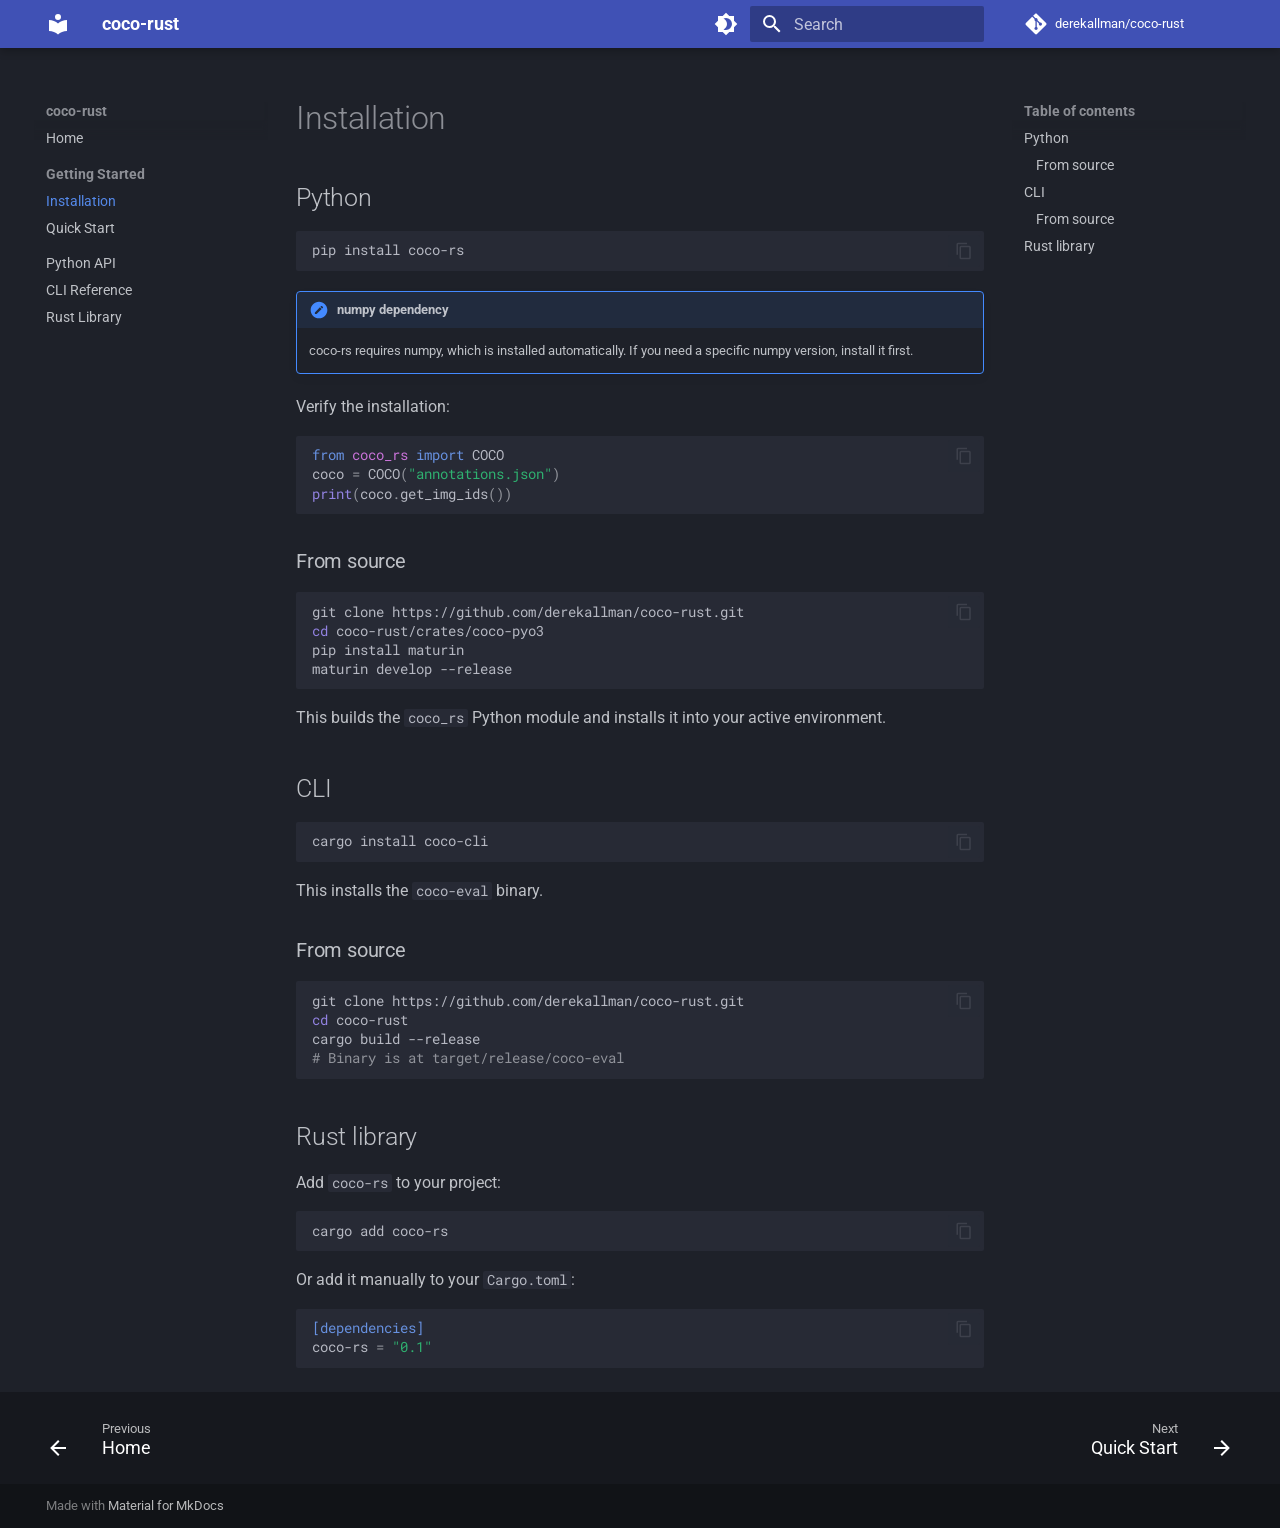
<file: installation/index.html>
<!doctype html>
<html lang="en" class="no-js">
  <head>
    
      <meta charset="utf-8">
      <meta name="viewport" content="width=device-width,initial-scale=1">
      
        <meta name="description" content="A drop-in replacement for pycocotools, 11-26x faster.">
      
      
      
        <link rel="canonical" href="https://derekallman.github.io/coco-rust/installation/">
      
      
        <link rel="prev" href="..">
      
      
        <link rel="next" href="../quickstart/">
      
      
        
      
      
      <link rel="icon" href="../assets/images/favicon.png">
      <meta name="generator" content="mkdocs-1.6.1, mkdocs-material-9.7.1">
    
    
      
        <title>Installation - coco-rust</title>
      
    
    
      <link rel="stylesheet" href="../assets/stylesheets/main.484c7ddc.min.css">
      
        
        <link rel="stylesheet" href="../assets/stylesheets/palette.ab4e12ef.min.css">
      
      


    
    
      
    
    
      
        
        
        <link rel="preconnect" href="https://fonts.gstatic.com" crossorigin>
        <link rel="stylesheet" href="https://fonts.googleapis.com/css?family=Roboto:300,300i,400,400i,700,700i%7CRoboto+Mono:400,400i,700,700i&display=fallback">
        <style>:root{--md-text-font:"Roboto";--md-code-font:"Roboto Mono"}</style>
      
    
    
      <link rel="stylesheet" href="../stylesheets/extra.css">
    
    <script>__md_scope=new URL("..",location),__md_hash=e=>[...e].reduce(((e,_)=>(e<<5)-e+_.charCodeAt(0)),0),__md_get=(e,_=localStorage,t=__md_scope)=>JSON.parse(_.getItem(t.pathname+"."+e)),__md_set=(e,_,t=localStorage,a=__md_scope)=>{try{t.setItem(a.pathname+"."+e,JSON.stringify(_))}catch(e){}}</script>
    
      

    
    
  </head>
  
  
    
    
      
    
    
    
    
    <body dir="ltr" data-md-color-scheme="slate" data-md-color-primary="indigo" data-md-color-accent="indigo">
  
    
    <input class="md-toggle" data-md-toggle="drawer" type="checkbox" id="__drawer" autocomplete="off">
    <input class="md-toggle" data-md-toggle="search" type="checkbox" id="__search" autocomplete="off">
    <label class="md-overlay" for="__drawer"></label>
    <div data-md-component="skip">
      
        
        <a href="#installation" class="md-skip">
          Skip to content
        </a>
      
    </div>
    <div data-md-component="announce">
      
    </div>
    
    
      

  

<header class="md-header md-header--shadow" data-md-component="header">
  <nav class="md-header__inner md-grid" aria-label="Header">
    <a href=".." title="coco-rust" class="md-header__button md-logo" aria-label="coco-rust" data-md-component="logo">
      
  
  <svg xmlns="http://www.w3.org/2000/svg" viewBox="0 0 24 24"><path d="M12 8a3 3 0 0 0 3-3 3 3 0 0 0-3-3 3 3 0 0 0-3 3 3 3 0 0 0 3 3m0 3.54C9.64 9.35 6.5 8 3 8v11c3.5 0 6.64 1.35 9 3.54 2.36-2.19 5.5-3.54 9-3.54V8c-3.5 0-6.64 1.35-9 3.54"/></svg>

    </a>
    <label class="md-header__button md-icon" for="__drawer">
      
      <svg xmlns="http://www.w3.org/2000/svg" viewBox="0 0 24 24"><path d="M3 6h18v2H3zm0 5h18v2H3zm0 5h18v2H3z"/></svg>
    </label>
    <div class="md-header__title" data-md-component="header-title">
      <div class="md-header__ellipsis">
        <div class="md-header__topic">
          <span class="md-ellipsis">
            coco-rust
          </span>
        </div>
        <div class="md-header__topic" data-md-component="header-topic">
          <span class="md-ellipsis">
            
              Installation
            
          </span>
        </div>
      </div>
    </div>
    
      
        <form class="md-header__option" data-md-component="palette">
  
    
    
    
    <input class="md-option" data-md-color-media="" data-md-color-scheme="slate" data-md-color-primary="indigo" data-md-color-accent="indigo"  aria-label="Switch to light mode"  type="radio" name="__palette" id="__palette_0">
    
      <label class="md-header__button md-icon" title="Switch to light mode" for="__palette_1" hidden>
        <svg xmlns="http://www.w3.org/2000/svg" viewBox="0 0 24 24"><path d="M12 18c-.89 0-1.74-.2-2.5-.55C11.56 16.5 13 14.42 13 12s-1.44-4.5-3.5-5.45C10.26 6.2 11.11 6 12 6a6 6 0 0 1 6 6 6 6 0 0 1-6 6m8-9.31V4h-4.69L12 .69 8.69 4H4v4.69L.69 12 4 15.31V20h4.69L12 23.31 15.31 20H20v-4.69L23.31 12z"/></svg>
      </label>
    
  
    
    
    
    <input class="md-option" data-md-color-media="" data-md-color-scheme="default" data-md-color-primary="indigo" data-md-color-accent="indigo"  aria-label="Switch to dark mode"  type="radio" name="__palette" id="__palette_1">
    
      <label class="md-header__button md-icon" title="Switch to dark mode" for="__palette_0" hidden>
        <svg xmlns="http://www.w3.org/2000/svg" viewBox="0 0 24 24"><path d="M12 8a4 4 0 0 0-4 4 4 4 0 0 0 4 4 4 4 0 0 0 4-4 4 4 0 0 0-4-4m0 10a6 6 0 0 1-6-6 6 6 0 0 1 6-6 6 6 0 0 1 6 6 6 6 0 0 1-6 6m8-9.31V4h-4.69L12 .69 8.69 4H4v4.69L.69 12 4 15.31V20h4.69L12 23.31 15.31 20H20v-4.69L23.31 12z"/></svg>
      </label>
    
  
</form>
      
    
    
      <script>var palette=__md_get("__palette");if(palette&&palette.color){if("(prefers-color-scheme)"===palette.color.media){var media=matchMedia("(prefers-color-scheme: light)"),input=document.querySelector(media.matches?"[data-md-color-media='(prefers-color-scheme: light)']":"[data-md-color-media='(prefers-color-scheme: dark)']");palette.color.media=input.getAttribute("data-md-color-media"),palette.color.scheme=input.getAttribute("data-md-color-scheme"),palette.color.primary=input.getAttribute("data-md-color-primary"),palette.color.accent=input.getAttribute("data-md-color-accent")}for(var[key,value]of Object.entries(palette.color))document.body.setAttribute("data-md-color-"+key,value)}</script>
    
    
    
      
      
        <label class="md-header__button md-icon" for="__search">
          
          <svg xmlns="http://www.w3.org/2000/svg" viewBox="0 0 24 24"><path d="M9.5 3A6.5 6.5 0 0 1 16 9.5c0 1.61-.59 3.09-1.56 4.23l.27.27h.79l5 5-1.5 1.5-5-5v-.79l-.27-.27A6.52 6.52 0 0 1 9.5 16 6.5 6.5 0 0 1 3 9.5 6.5 6.5 0 0 1 9.5 3m0 2C7 5 5 7 5 9.5S7 14 9.5 14 14 12 14 9.5 12 5 9.5 5"/></svg>
        </label>
        <div class="md-search" data-md-component="search" role="dialog">
  <label class="md-search__overlay" for="__search"></label>
  <div class="md-search__inner" role="search">
    <form class="md-search__form" name="search">
      <input type="text" class="md-search__input" name="query" aria-label="Search" placeholder="Search" autocapitalize="off" autocorrect="off" autocomplete="off" spellcheck="false" data-md-component="search-query" required>
      <label class="md-search__icon md-icon" for="__search">
        
        <svg xmlns="http://www.w3.org/2000/svg" viewBox="0 0 24 24"><path d="M9.5 3A6.5 6.5 0 0 1 16 9.5c0 1.61-.59 3.09-1.56 4.23l.27.27h.79l5 5-1.5 1.5-5-5v-.79l-.27-.27A6.52 6.52 0 0 1 9.5 16 6.5 6.5 0 0 1 3 9.5 6.5 6.5 0 0 1 9.5 3m0 2C7 5 5 7 5 9.5S7 14 9.5 14 14 12 14 9.5 12 5 9.5 5"/></svg>
        
        <svg xmlns="http://www.w3.org/2000/svg" viewBox="0 0 24 24"><path d="M20 11v2H8l5.5 5.5-1.42 1.42L4.16 12l7.92-7.92L13.5 5.5 8 11z"/></svg>
      </label>
      <nav class="md-search__options" aria-label="Search">
        
        <button type="reset" class="md-search__icon md-icon" title="Clear" aria-label="Clear" tabindex="-1">
          
          <svg xmlns="http://www.w3.org/2000/svg" viewBox="0 0 24 24"><path d="M19 6.41 17.59 5 12 10.59 6.41 5 5 6.41 10.59 12 5 17.59 6.41 19 12 13.41 17.59 19 19 17.59 13.41 12z"/></svg>
        </button>
      </nav>
      
        <div class="md-search__suggest" data-md-component="search-suggest"></div>
      
    </form>
    <div class="md-search__output">
      <div class="md-search__scrollwrap" tabindex="0" data-md-scrollfix>
        <div class="md-search-result" data-md-component="search-result">
          <div class="md-search-result__meta">
            Initializing search
          </div>
          <ol class="md-search-result__list" role="presentation"></ol>
        </div>
      </div>
    </div>
  </div>
</div>
      
    
    
      <div class="md-header__source">
        <a href="https://github.com/derekallman/coco-rust" title="Go to repository" class="md-source" data-md-component="source">
  <div class="md-source__icon md-icon">
    
    <svg xmlns="http://www.w3.org/2000/svg" viewBox="0 0 448 512"><!--! Font Awesome Free 7.1.0 by @fontawesome - https://fontawesome.com License - https://fontawesome.com/license/free (Icons: CC BY 4.0, Fonts: SIL OFL 1.1, Code: MIT License) Copyright 2025 Fonticons, Inc.--><path d="M439.6 236.1 244 40.5c-5.4-5.5-12.8-8.5-20.4-8.5s-15 3-20.4 8.4L162.5 81l51.5 51.5c27.1-9.1 52.7 16.8 43.4 43.7l49.7 49.7c34.2-11.8 61.2 31 35.5 56.7-26.5 26.5-70.2-2.9-56-37.3L240.3 199v121.9c25.3 12.5 22.3 41.8 9.1 55-6.4 6.4-15.2 10.1-24.3 10.1s-17.8-3.6-24.3-10.1c-17.6-17.6-11.1-46.9 11.2-56v-123c-20.8-8.5-24.6-30.7-18.6-45L142.6 101 8.5 235.1C3 240.6 0 247.9 0 255.5s3 15 8.5 20.4l195.6 195.7c5.4 5.4 12.7 8.4 20.4 8.4s15-3 20.4-8.4l194.7-194.7c5.4-5.4 8.4-12.8 8.4-20.4s-3-15-8.4-20.4"/></svg>
  </div>
  <div class="md-source__repository">
    derekallman/coco-rust
  </div>
</a>
      </div>
    
  </nav>
  
</header>
    
    <div class="md-container" data-md-component="container">
      
      
        
          
        
      
      <main class="md-main" data-md-component="main">
        <div class="md-main__inner md-grid">
          
            
              
              <div class="md-sidebar md-sidebar--primary" data-md-component="sidebar" data-md-type="navigation" >
                <div class="md-sidebar__scrollwrap">
                  <div class="md-sidebar__inner">
                    



<nav class="md-nav md-nav--primary" aria-label="Navigation" data-md-level="0">
  <label class="md-nav__title" for="__drawer">
    <a href=".." title="coco-rust" class="md-nav__button md-logo" aria-label="coco-rust" data-md-component="logo">
      
  
  <svg xmlns="http://www.w3.org/2000/svg" viewBox="0 0 24 24"><path d="M12 8a3 3 0 0 0 3-3 3 3 0 0 0-3-3 3 3 0 0 0-3 3 3 3 0 0 0 3 3m0 3.54C9.64 9.35 6.5 8 3 8v11c3.5 0 6.64 1.35 9 3.54 2.36-2.19 5.5-3.54 9-3.54V8c-3.5 0-6.64 1.35-9 3.54"/></svg>

    </a>
    coco-rust
  </label>
  
    <div class="md-nav__source">
      <a href="https://github.com/derekallman/coco-rust" title="Go to repository" class="md-source" data-md-component="source">
  <div class="md-source__icon md-icon">
    
    <svg xmlns="http://www.w3.org/2000/svg" viewBox="0 0 448 512"><!--! Font Awesome Free 7.1.0 by @fontawesome - https://fontawesome.com License - https://fontawesome.com/license/free (Icons: CC BY 4.0, Fonts: SIL OFL 1.1, Code: MIT License) Copyright 2025 Fonticons, Inc.--><path d="M439.6 236.1 244 40.5c-5.4-5.5-12.8-8.5-20.4-8.5s-15 3-20.4 8.4L162.5 81l51.5 51.5c27.1-9.1 52.7 16.8 43.4 43.7l49.7 49.7c34.2-11.8 61.2 31 35.5 56.7-26.5 26.5-70.2-2.9-56-37.3L240.3 199v121.9c25.3 12.5 22.3 41.8 9.1 55-6.4 6.4-15.2 10.1-24.3 10.1s-17.8-3.6-24.3-10.1c-17.6-17.6-11.1-46.9 11.2-56v-123c-20.8-8.5-24.6-30.7-18.6-45L142.6 101 8.5 235.1C3 240.6 0 247.9 0 255.5s3 15 8.5 20.4l195.6 195.7c5.4 5.4 12.7 8.4 20.4 8.4s15-3 20.4-8.4l194.7-194.7c5.4-5.4 8.4-12.8 8.4-20.4s-3-15-8.4-20.4"/></svg>
  </div>
  <div class="md-source__repository">
    derekallman/coco-rust
  </div>
</a>
    </div>
  
  <ul class="md-nav__list" data-md-scrollfix>
    
      
      
  
  
  
  
    <li class="md-nav__item">
      <a href=".." class="md-nav__link">
        
  
  
  <span class="md-ellipsis">
    
  
    Home
  

    
  </span>
  
  

      </a>
    </li>
  

    
      
      
  
  
    
  
  
  
    
    
    
    
      
        
        
      
    
    
    <li class="md-nav__item md-nav__item--active md-nav__item--section md-nav__item--nested">
      
        
        
        <input class="md-nav__toggle md-toggle " type="checkbox" id="__nav_2" checked>
        
          
          <label class="md-nav__link" for="__nav_2" id="__nav_2_label" tabindex="">
            
  
  
  <span class="md-ellipsis">
    
  
    Getting Started
  

    
  </span>
  
  

            <span class="md-nav__icon md-icon"></span>
          </label>
        
        <nav class="md-nav" data-md-level="1" aria-labelledby="__nav_2_label" aria-expanded="true">
          <label class="md-nav__title" for="__nav_2">
            <span class="md-nav__icon md-icon"></span>
            
  
    Getting Started
  

          </label>
          <ul class="md-nav__list" data-md-scrollfix>
            
              
                
  
  
    
  
  
  
    <li class="md-nav__item md-nav__item--active">
      
      <input class="md-nav__toggle md-toggle" type="checkbox" id="__toc">
      
      
        
      
      
        <label class="md-nav__link md-nav__link--active" for="__toc">
          
  
  
  <span class="md-ellipsis">
    
  
    Installation
  

    
  </span>
  
  

          <span class="md-nav__icon md-icon"></span>
        </label>
      
      <a href="./" class="md-nav__link md-nav__link--active">
        
  
  
  <span class="md-ellipsis">
    
  
    Installation
  

    
  </span>
  
  

      </a>
      
        

<nav class="md-nav md-nav--secondary" aria-label="Table of contents">
  
  
  
    
  
  
    <label class="md-nav__title" for="__toc">
      <span class="md-nav__icon md-icon"></span>
      Table of contents
    </label>
    <ul class="md-nav__list" data-md-component="toc" data-md-scrollfix>
      
        <li class="md-nav__item">
  <a href="#python" class="md-nav__link">
    <span class="md-ellipsis">
      
        Python
      
    </span>
  </a>
  
    <nav class="md-nav" aria-label="Python">
      <ul class="md-nav__list">
        
          <li class="md-nav__item">
  <a href="#from-source" class="md-nav__link">
    <span class="md-ellipsis">
      
        From source
      
    </span>
  </a>
  
</li>
        
      </ul>
    </nav>
  
</li>
      
        <li class="md-nav__item">
  <a href="#cli" class="md-nav__link">
    <span class="md-ellipsis">
      
        CLI
      
    </span>
  </a>
  
    <nav class="md-nav" aria-label="CLI">
      <ul class="md-nav__list">
        
          <li class="md-nav__item">
  <a href="#from-source_1" class="md-nav__link">
    <span class="md-ellipsis">
      
        From source
      
    </span>
  </a>
  
</li>
        
      </ul>
    </nav>
  
</li>
      
        <li class="md-nav__item">
  <a href="#rust-library" class="md-nav__link">
    <span class="md-ellipsis">
      
        Rust library
      
    </span>
  </a>
  
</li>
      
    </ul>
  
</nav>
      
    </li>
  

              
            
              
                
  
  
  
  
    <li class="md-nav__item">
      <a href="../quickstart/" class="md-nav__link">
        
  
  
  <span class="md-ellipsis">
    
  
    Quick Start
  

    
  </span>
  
  

      </a>
    </li>
  

              
            
          </ul>
        </nav>
      
    </li>
  

    
      
      
  
  
  
  
    <li class="md-nav__item">
      <a href="../python/" class="md-nav__link">
        
  
  
  <span class="md-ellipsis">
    
  
    Python API
  

    
  </span>
  
  

      </a>
    </li>
  

    
      
      
  
  
  
  
    <li class="md-nav__item">
      <a href="../cli/" class="md-nav__link">
        
  
  
  <span class="md-ellipsis">
    
  
    CLI Reference
  

    
  </span>
  
  

      </a>
    </li>
  

    
      
      
  
  
  
  
    <li class="md-nav__item">
      <a href="../rust/" class="md-nav__link">
        
  
  
  <span class="md-ellipsis">
    
  
    Rust Library
  

    
  </span>
  
  

      </a>
    </li>
  

    
  </ul>
</nav>
                  </div>
                </div>
              </div>
            
            
              
              <div class="md-sidebar md-sidebar--secondary" data-md-component="sidebar" data-md-type="toc" >
                <div class="md-sidebar__scrollwrap">
                  <div class="md-sidebar__inner">
                    

<nav class="md-nav md-nav--secondary" aria-label="Table of contents">
  
  
  
    
  
  
    <label class="md-nav__title" for="__toc">
      <span class="md-nav__icon md-icon"></span>
      Table of contents
    </label>
    <ul class="md-nav__list" data-md-component="toc" data-md-scrollfix>
      
        <li class="md-nav__item">
  <a href="#python" class="md-nav__link">
    <span class="md-ellipsis">
      
        Python
      
    </span>
  </a>
  
    <nav class="md-nav" aria-label="Python">
      <ul class="md-nav__list">
        
          <li class="md-nav__item">
  <a href="#from-source" class="md-nav__link">
    <span class="md-ellipsis">
      
        From source
      
    </span>
  </a>
  
</li>
        
      </ul>
    </nav>
  
</li>
      
        <li class="md-nav__item">
  <a href="#cli" class="md-nav__link">
    <span class="md-ellipsis">
      
        CLI
      
    </span>
  </a>
  
    <nav class="md-nav" aria-label="CLI">
      <ul class="md-nav__list">
        
          <li class="md-nav__item">
  <a href="#from-source_1" class="md-nav__link">
    <span class="md-ellipsis">
      
        From source
      
    </span>
  </a>
  
</li>
        
      </ul>
    </nav>
  
</li>
      
        <li class="md-nav__item">
  <a href="#rust-library" class="md-nav__link">
    <span class="md-ellipsis">
      
        Rust library
      
    </span>
  </a>
  
</li>
      
    </ul>
  
</nav>
                  </div>
                </div>
              </div>
            
          
          
            <div class="md-content" data-md-component="content">
              
              <article class="md-content__inner md-typeset">
                
                  


  
  


<h1 id="installation">Installation<a class="headerlink" href="#installation" title="Permanent link">&para;</a></h1>
<h2 id="python">Python<a class="headerlink" href="#python" title="Permanent link">&para;</a></h2>
<div class="highlight"><pre><span></span><code>pip<span class="w"> </span>install<span class="w"> </span>coco-rs
</code></pre></div>
<div class="admonition note">
<p class="admonition-title">numpy dependency</p>
<p>coco-rs requires numpy, which is installed automatically. If you need a specific numpy version, install it first.</p>
</div>
<p>Verify the installation:</p>
<div class="highlight"><pre><span></span><code><span class="kn">from</span><span class="w"> </span><span class="nn">coco_rs</span><span class="w"> </span><span class="kn">import</span> <span class="n">COCO</span>
<span class="n">coco</span> <span class="o">=</span> <span class="n">COCO</span><span class="p">(</span><span class="s2">&quot;annotations.json&quot;</span><span class="p">)</span>
<span class="nb">print</span><span class="p">(</span><span class="n">coco</span><span class="o">.</span><span class="n">get_img_ids</span><span class="p">())</span>
</code></pre></div>
<h3 id="from-source">From source<a class="headerlink" href="#from-source" title="Permanent link">&para;</a></h3>
<div class="highlight"><pre><span></span><code>git<span class="w"> </span>clone<span class="w"> </span>https://github.com/derekallman/coco-rust.git
<span class="nb">cd</span><span class="w"> </span>coco-rust/crates/coco-pyo3
pip<span class="w"> </span>install<span class="w"> </span>maturin
maturin<span class="w"> </span>develop<span class="w"> </span>--release
</code></pre></div>
<p>This builds the <code>coco_rs</code> Python module and installs it into your active environment.</p>
<h2 id="cli">CLI<a class="headerlink" href="#cli" title="Permanent link">&para;</a></h2>
<div class="highlight"><pre><span></span><code>cargo<span class="w"> </span>install<span class="w"> </span>coco-cli
</code></pre></div>
<p>This installs the <code>coco-eval</code> binary.</p>
<h3 id="from-source_1">From source<a class="headerlink" href="#from-source_1" title="Permanent link">&para;</a></h3>
<div class="highlight"><pre><span></span><code>git<span class="w"> </span>clone<span class="w"> </span>https://github.com/derekallman/coco-rust.git
<span class="nb">cd</span><span class="w"> </span>coco-rust
cargo<span class="w"> </span>build<span class="w"> </span>--release
<span class="c1"># Binary is at target/release/coco-eval</span>
</code></pre></div>
<h2 id="rust-library">Rust library<a class="headerlink" href="#rust-library" title="Permanent link">&para;</a></h2>
<p>Add <code>coco-rs</code> to your project:</p>
<div class="highlight"><pre><span></span><code>cargo<span class="w"> </span>add<span class="w"> </span>coco-rs
</code></pre></div>
<p>Or add it manually to your <code>Cargo.toml</code>:</p>
<div class="highlight"><pre><span></span><code><span class="k">[dependencies]</span>
<span class="n">coco-rs</span><span class="w"> </span><span class="o">=</span><span class="w"> </span><span class="s2">&quot;0.1&quot;</span>
</code></pre></div>












                
              </article>
            </div>
          
          
  <script>var tabs=__md_get("__tabs");if(Array.isArray(tabs))e:for(var set of document.querySelectorAll(".tabbed-set")){var labels=set.querySelector(".tabbed-labels");for(var tab of tabs)for(var label of labels.getElementsByTagName("label"))if(label.innerText.trim()===tab){var input=document.getElementById(label.htmlFor);input.checked=!0;continue e}}</script>

<script>var target=document.getElementById(location.hash.slice(1));target&&target.name&&(target.checked=target.name.startsWith("__tabbed_"))</script>
        </div>
        
          <button type="button" class="md-top md-icon" data-md-component="top" hidden>
  
  <svg xmlns="http://www.w3.org/2000/svg" viewBox="0 0 24 24"><path d="M13 20h-2V8l-5.5 5.5-1.42-1.42L12 4.16l7.92 7.92-1.42 1.42L13 8z"/></svg>
  Back to top
</button>
        
      </main>
      
        <footer class="md-footer">
  
    
      
      <nav class="md-footer__inner md-grid" aria-label="Footer" >
        
          
          <a href=".." class="md-footer__link md-footer__link--prev" aria-label="Previous: Home">
            <div class="md-footer__button md-icon">
              
              <svg xmlns="http://www.w3.org/2000/svg" viewBox="0 0 24 24"><path d="M20 11v2H8l5.5 5.5-1.42 1.42L4.16 12l7.92-7.92L13.5 5.5 8 11z"/></svg>
            </div>
            <div class="md-footer__title">
              <span class="md-footer__direction">
                Previous
              </span>
              <div class="md-ellipsis">
                Home
              </div>
            </div>
          </a>
        
        
          
          <a href="../quickstart/" class="md-footer__link md-footer__link--next" aria-label="Next: Quick Start">
            <div class="md-footer__title">
              <span class="md-footer__direction">
                Next
              </span>
              <div class="md-ellipsis">
                Quick Start
              </div>
            </div>
            <div class="md-footer__button md-icon">
              
              <svg xmlns="http://www.w3.org/2000/svg" viewBox="0 0 24 24"><path d="M4 11v2h12l-5.5 5.5 1.42 1.42L19.84 12l-7.92-7.92L10.5 5.5 16 11z"/></svg>
            </div>
          </a>
        
      </nav>
    
  
  <div class="md-footer-meta md-typeset">
    <div class="md-footer-meta__inner md-grid">
      <div class="md-copyright">
  
  
    Made with
    <a href="https://squidfunk.github.io/mkdocs-material/" target="_blank" rel="noopener">
      Material for MkDocs
    </a>
  
</div>
      
    </div>
  </div>
</footer>
      
    </div>
    <div class="md-dialog" data-md-component="dialog">
      <div class="md-dialog__inner md-typeset"></div>
    </div>
    
    
    
      
      
      <script id="__config" type="application/json">{"annotate": null, "base": "..", "features": ["content.code.copy", "content.tabs.link", "navigation.instant", "navigation.sections", "navigation.expand", "navigation.footer", "navigation.top", "search.suggest", "search.highlight"], "search": "../assets/javascripts/workers/search.2c215733.min.js", "tags": null, "translations": {"clipboard.copied": "Copied to clipboard", "clipboard.copy": "Copy to clipboard", "search.result.more.one": "1 more on this page", "search.result.more.other": "# more on this page", "search.result.none": "No matching documents", "search.result.one": "1 matching document", "search.result.other": "# matching documents", "search.result.placeholder": "Type to start searching", "search.result.term.missing": "Missing", "select.version": "Select version"}, "version": null}</script>
    
    
      <script src="../assets/javascripts/bundle.79ae519e.min.js"></script>
      
    
  </body>
</html>
</file>
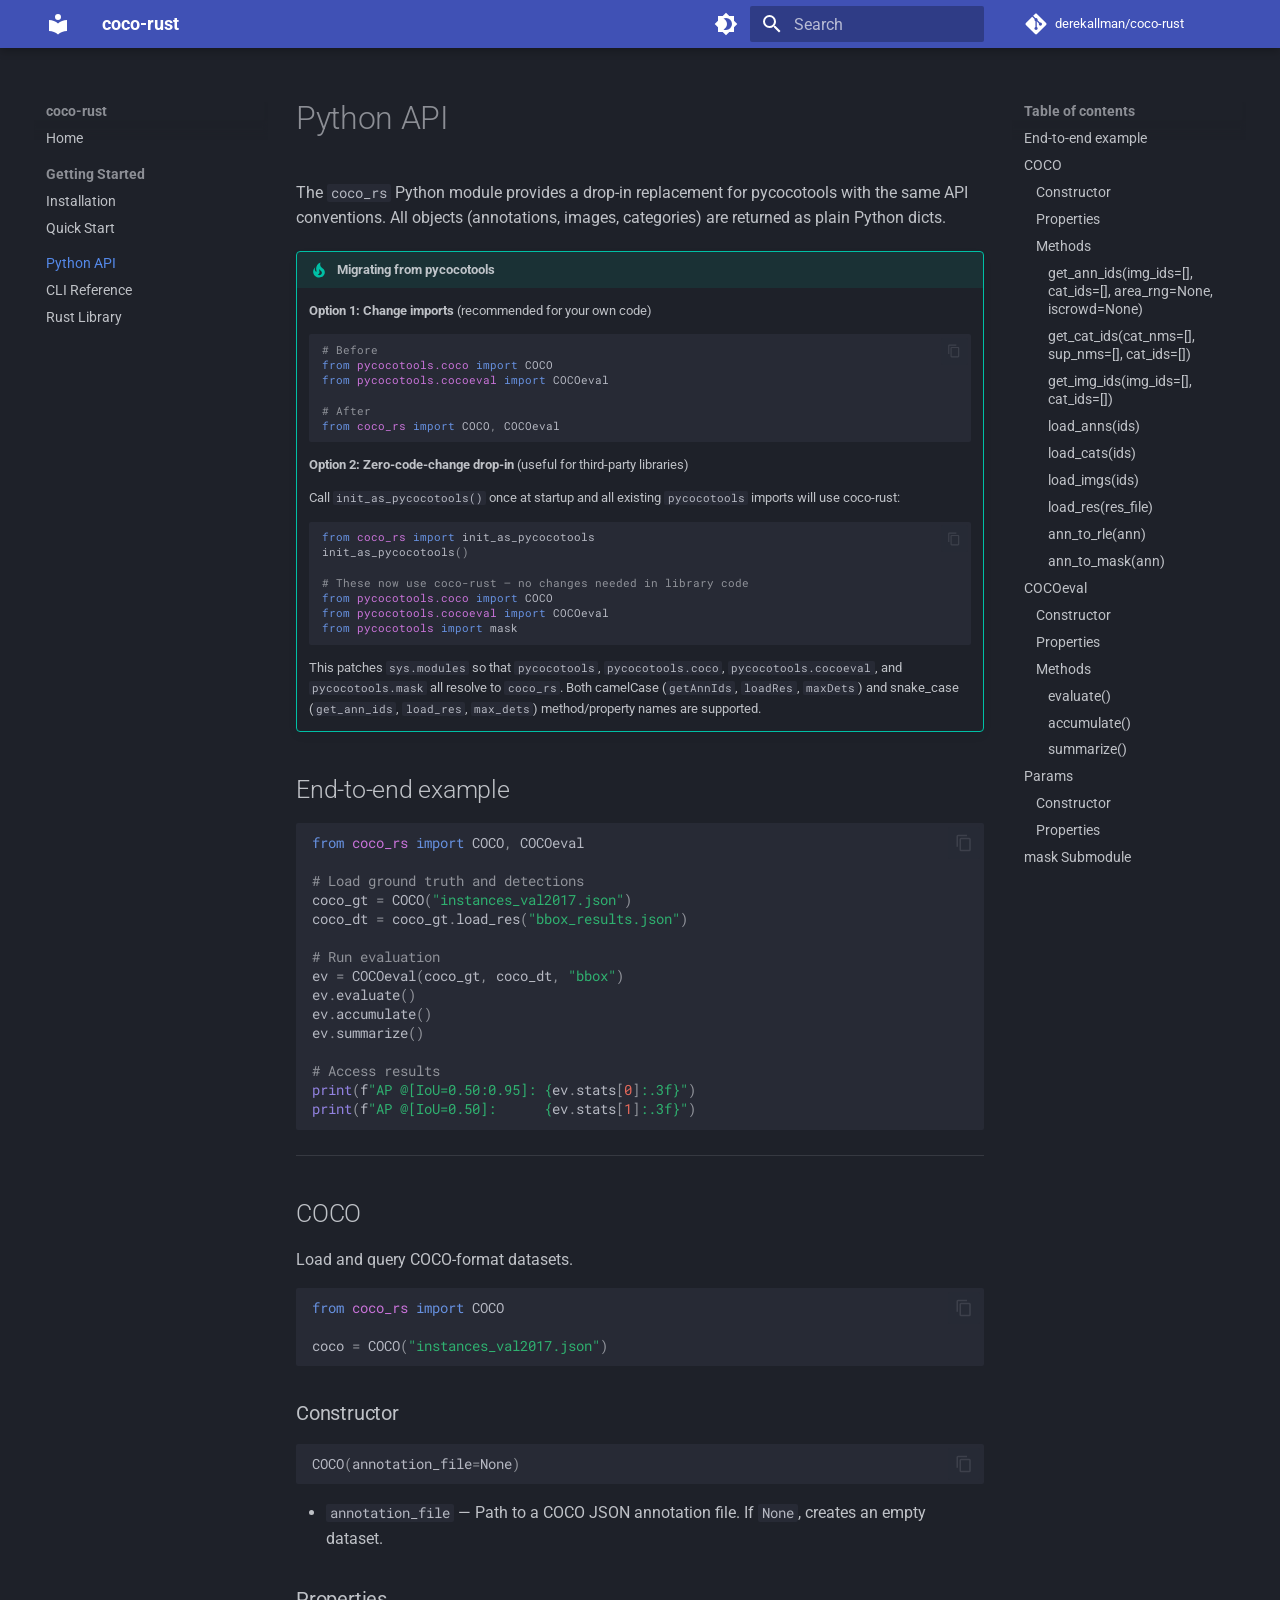
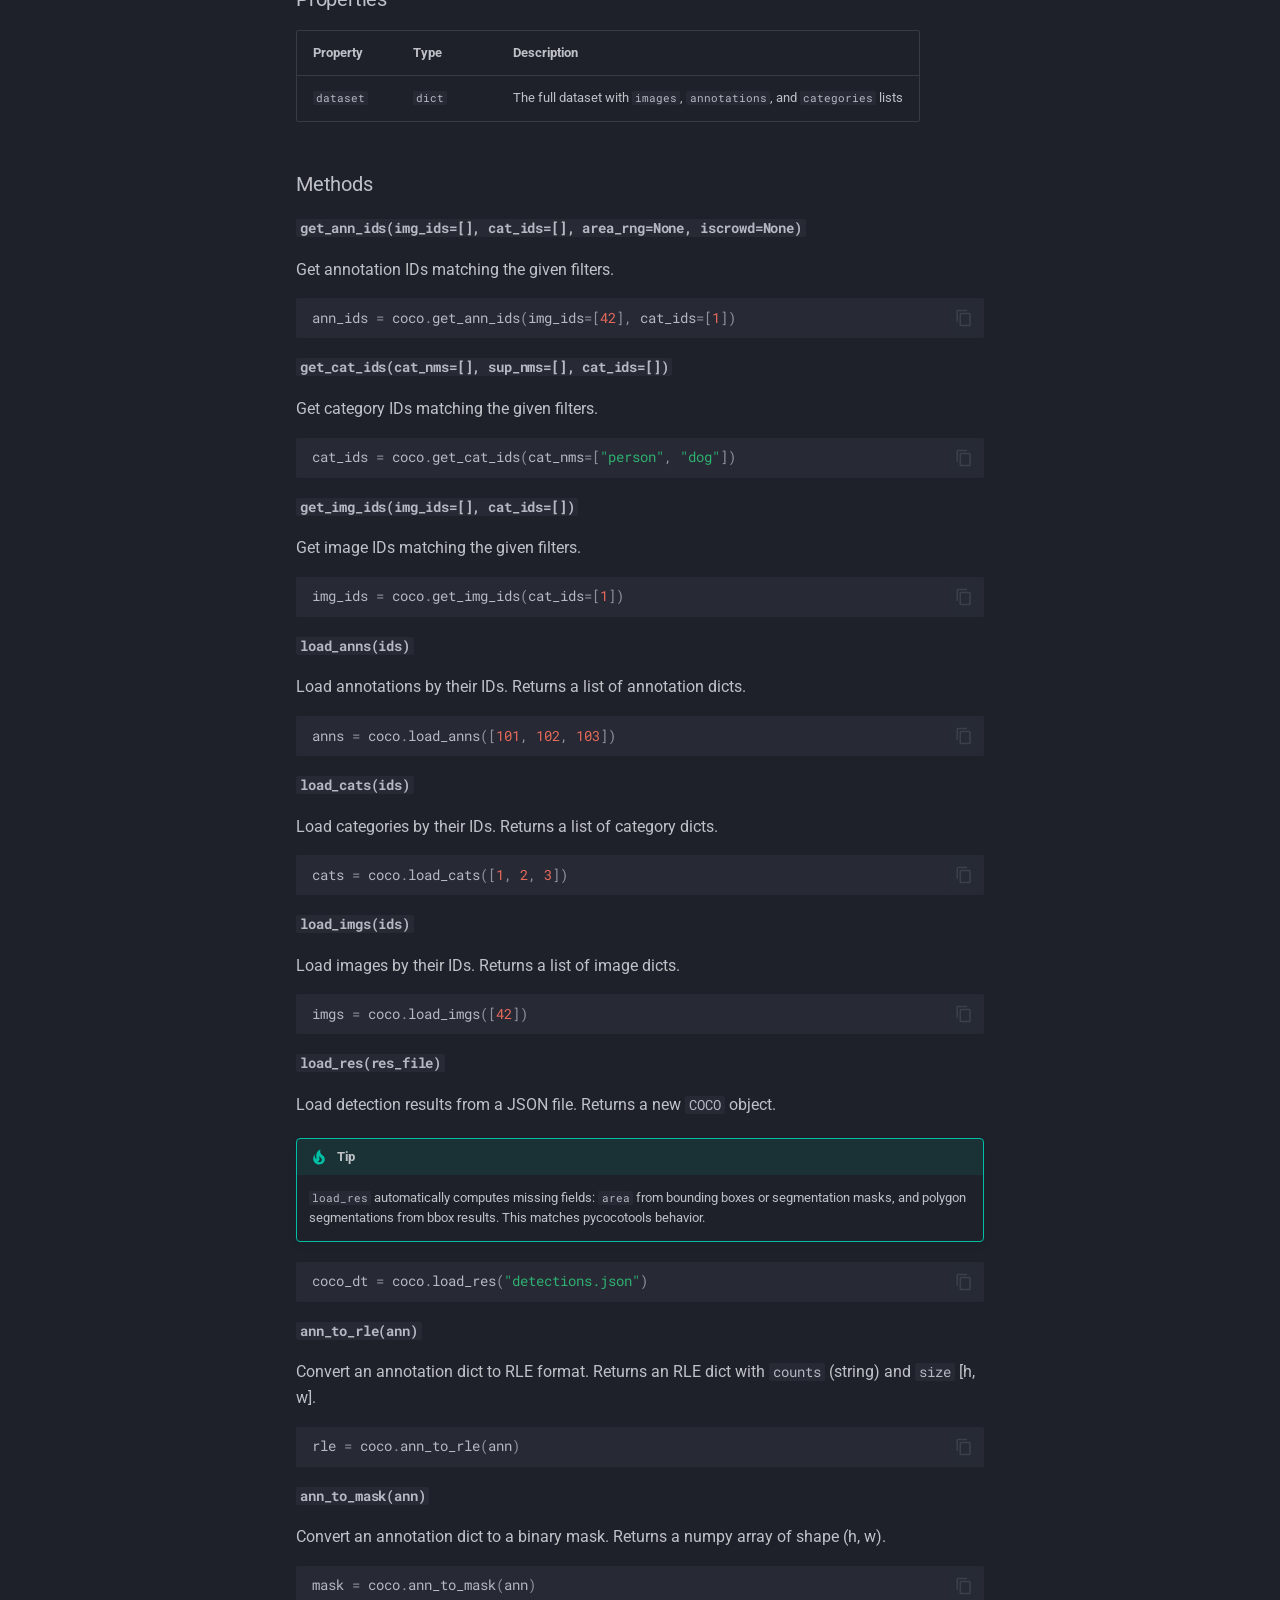
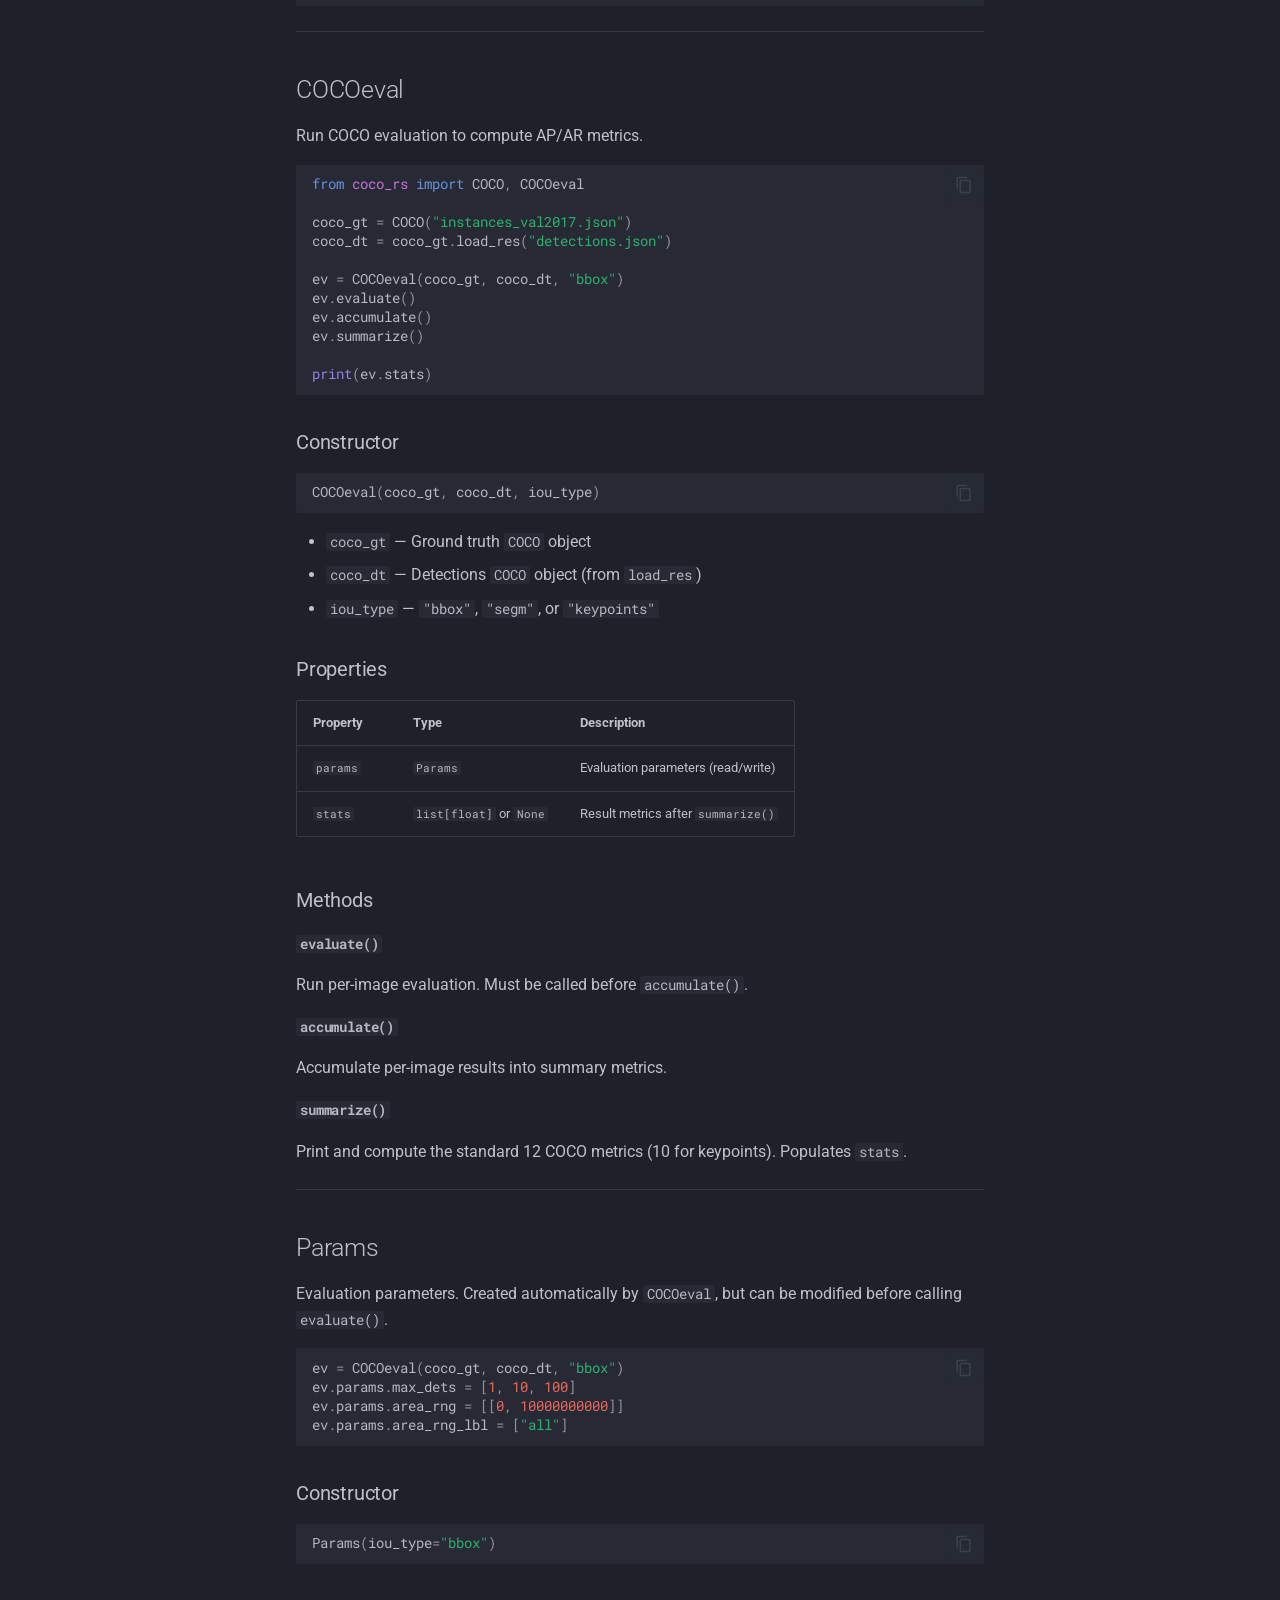
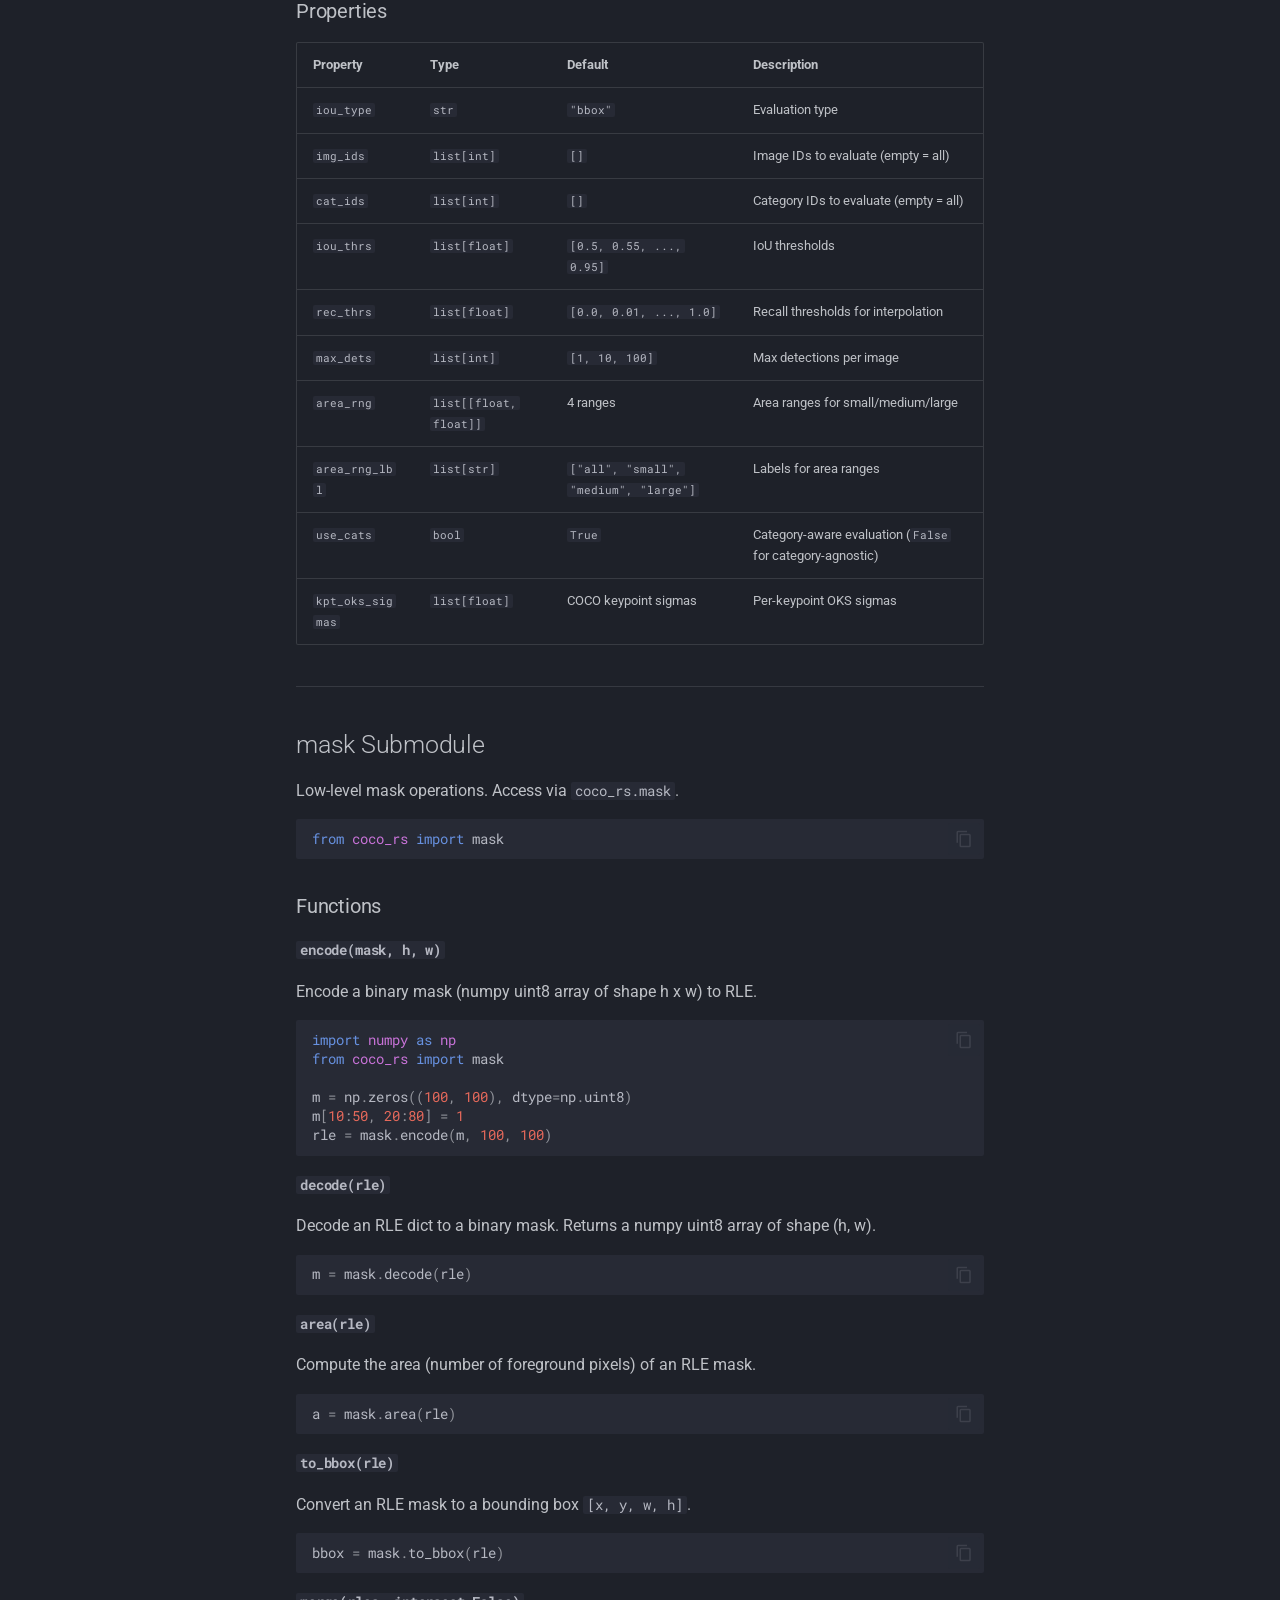
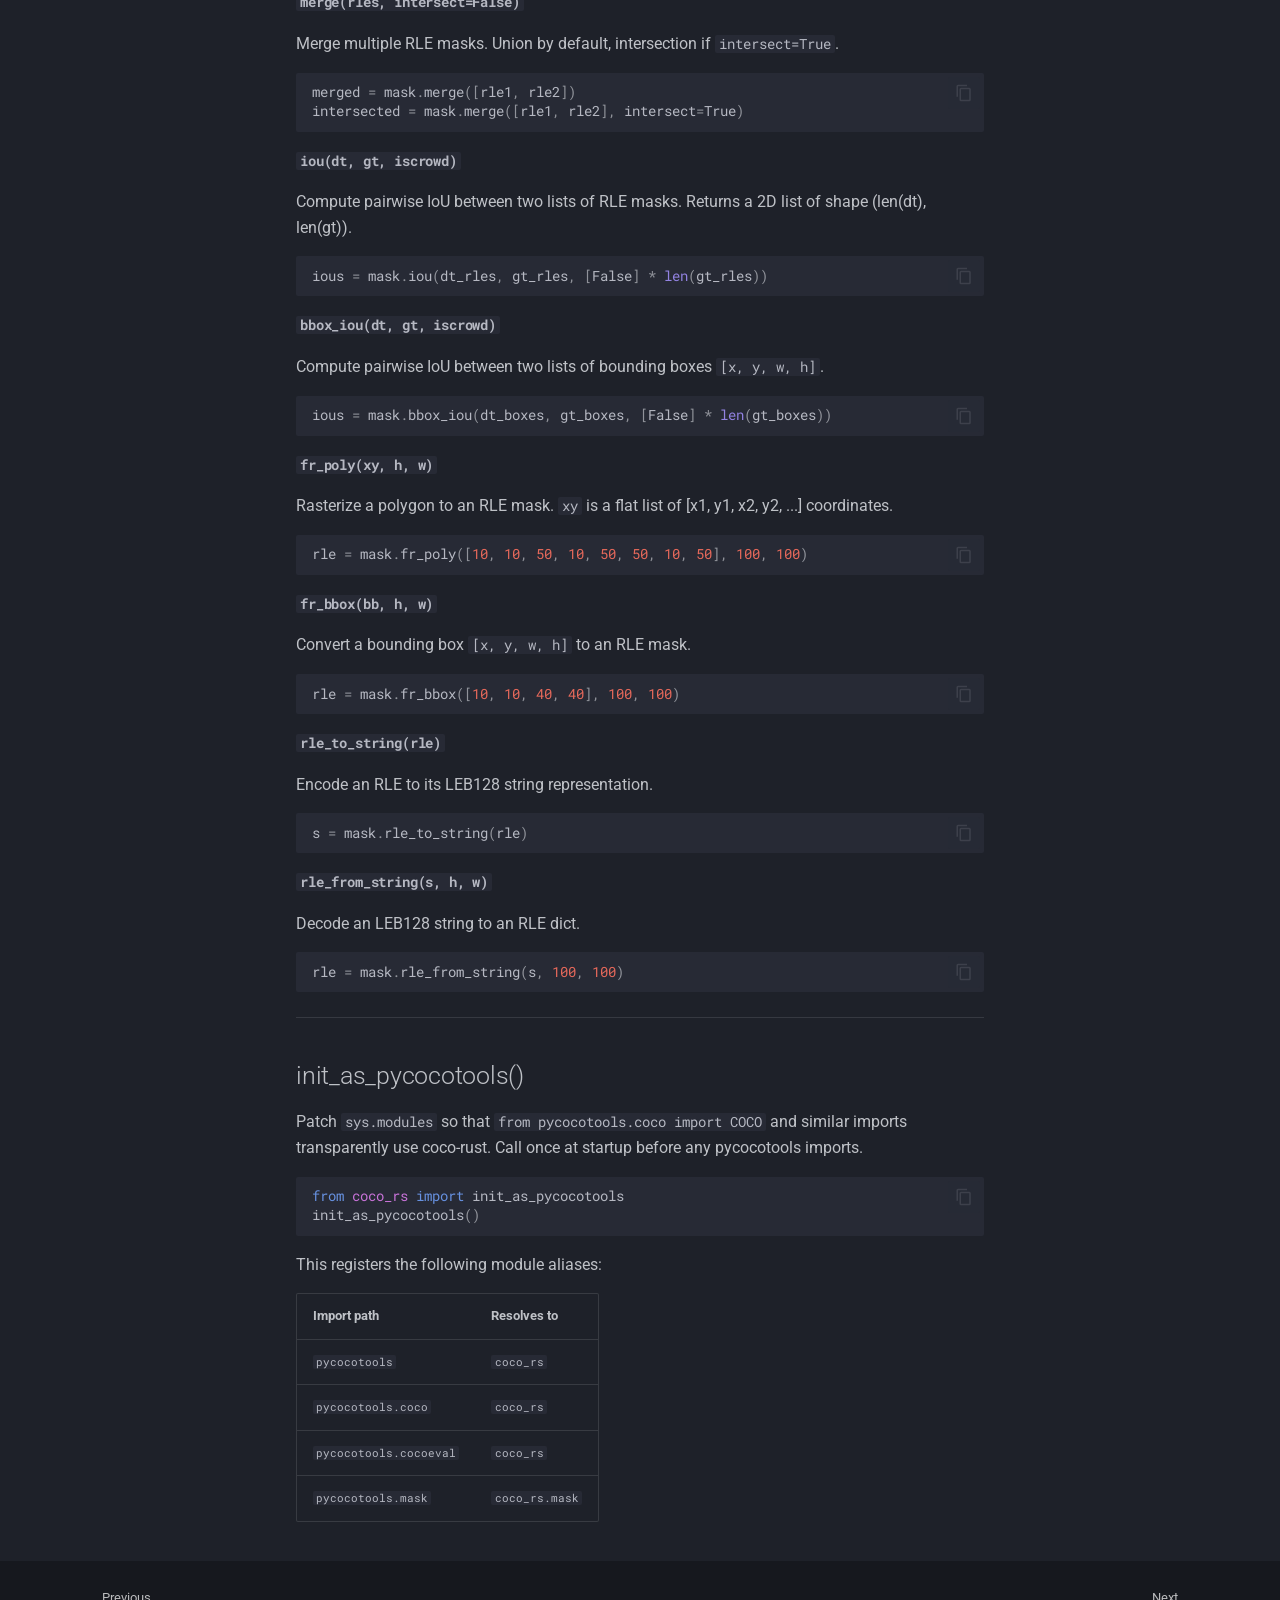
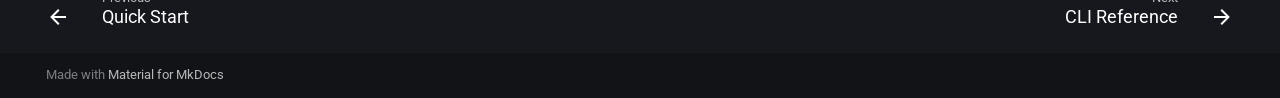
<file: python/index.html>
<!doctype html>
<html lang="en" class="no-js">
  <head>
    
      <meta charset="utf-8">
      <meta name="viewport" content="width=device-width,initial-scale=1">
      
        <meta name="description" content="A drop-in replacement for pycocotools, 11-26x faster.">
      
      
      
        <link rel="canonical" href="https://derekallman.github.io/coco-rust/python/">
      
      
        <link rel="prev" href="../quickstart/">
      
      
        <link rel="next" href="../cli/">
      
      
        
      
      
      <link rel="icon" href="../assets/images/favicon.png">
      <meta name="generator" content="mkdocs-1.6.1, mkdocs-material-9.7.1">
    
    
      
        <title>Python API - coco-rust</title>
      
    
    
      <link rel="stylesheet" href="../assets/stylesheets/main.484c7ddc.min.css">
      
        
        <link rel="stylesheet" href="../assets/stylesheets/palette.ab4e12ef.min.css">
      
      


    
    
      
    
    
      
        
        
        <link rel="preconnect" href="https://fonts.gstatic.com" crossorigin>
        <link rel="stylesheet" href="https://fonts.googleapis.com/css?family=Roboto:300,300i,400,400i,700,700i%7CRoboto+Mono:400,400i,700,700i&display=fallback">
        <style>:root{--md-text-font:"Roboto";--md-code-font:"Roboto Mono"}</style>
      
    
    
      <link rel="stylesheet" href="../stylesheets/extra.css">
    
    <script>__md_scope=new URL("..",location),__md_hash=e=>[...e].reduce(((e,_)=>(e<<5)-e+_.charCodeAt(0)),0),__md_get=(e,_=localStorage,t=__md_scope)=>JSON.parse(_.getItem(t.pathname+"."+e)),__md_set=(e,_,t=localStorage,a=__md_scope)=>{try{t.setItem(a.pathname+"."+e,JSON.stringify(_))}catch(e){}}</script>
    
      

    
    
  </head>
  
  
    
    
      
    
    
    
    
    <body dir="ltr" data-md-color-scheme="slate" data-md-color-primary="indigo" data-md-color-accent="indigo">
  
    
    <input class="md-toggle" data-md-toggle="drawer" type="checkbox" id="__drawer" autocomplete="off">
    <input class="md-toggle" data-md-toggle="search" type="checkbox" id="__search" autocomplete="off">
    <label class="md-overlay" for="__drawer"></label>
    <div data-md-component="skip">
      
        
        <a href="#python-api" class="md-skip">
          Skip to content
        </a>
      
    </div>
    <div data-md-component="announce">
      
    </div>
    
    
      

  

<header class="md-header md-header--shadow" data-md-component="header">
  <nav class="md-header__inner md-grid" aria-label="Header">
    <a href=".." title="coco-rust" class="md-header__button md-logo" aria-label="coco-rust" data-md-component="logo">
      
  
  <svg xmlns="http://www.w3.org/2000/svg" viewBox="0 0 24 24"><path d="M12 8a3 3 0 0 0 3-3 3 3 0 0 0-3-3 3 3 0 0 0-3 3 3 3 0 0 0 3 3m0 3.54C9.64 9.35 6.5 8 3 8v11c3.5 0 6.64 1.35 9 3.54 2.36-2.19 5.5-3.54 9-3.54V8c-3.5 0-6.64 1.35-9 3.54"/></svg>

    </a>
    <label class="md-header__button md-icon" for="__drawer">
      
      <svg xmlns="http://www.w3.org/2000/svg" viewBox="0 0 24 24"><path d="M3 6h18v2H3zm0 5h18v2H3zm0 5h18v2H3z"/></svg>
    </label>
    <div class="md-header__title" data-md-component="header-title">
      <div class="md-header__ellipsis">
        <div class="md-header__topic">
          <span class="md-ellipsis">
            coco-rust
          </span>
        </div>
        <div class="md-header__topic" data-md-component="header-topic">
          <span class="md-ellipsis">
            
              Python API
            
          </span>
        </div>
      </div>
    </div>
    
      
        <form class="md-header__option" data-md-component="palette">
  
    
    
    
    <input class="md-option" data-md-color-media="" data-md-color-scheme="slate" data-md-color-primary="indigo" data-md-color-accent="indigo"  aria-label="Switch to light mode"  type="radio" name="__palette" id="__palette_0">
    
      <label class="md-header__button md-icon" title="Switch to light mode" for="__palette_1" hidden>
        <svg xmlns="http://www.w3.org/2000/svg" viewBox="0 0 24 24"><path d="M12 18c-.89 0-1.74-.2-2.5-.55C11.56 16.5 13 14.42 13 12s-1.44-4.5-3.5-5.45C10.26 6.2 11.11 6 12 6a6 6 0 0 1 6 6 6 6 0 0 1-6 6m8-9.31V4h-4.69L12 .69 8.69 4H4v4.69L.69 12 4 15.31V20h4.69L12 23.31 15.31 20H20v-4.69L23.31 12z"/></svg>
      </label>
    
  
    
    
    
    <input class="md-option" data-md-color-media="" data-md-color-scheme="default" data-md-color-primary="indigo" data-md-color-accent="indigo"  aria-label="Switch to dark mode"  type="radio" name="__palette" id="__palette_1">
    
      <label class="md-header__button md-icon" title="Switch to dark mode" for="__palette_0" hidden>
        <svg xmlns="http://www.w3.org/2000/svg" viewBox="0 0 24 24"><path d="M12 8a4 4 0 0 0-4 4 4 4 0 0 0 4 4 4 4 0 0 0 4-4 4 4 0 0 0-4-4m0 10a6 6 0 0 1-6-6 6 6 0 0 1 6-6 6 6 0 0 1 6 6 6 6 0 0 1-6 6m8-9.31V4h-4.69L12 .69 8.69 4H4v4.69L.69 12 4 15.31V20h4.69L12 23.31 15.31 20H20v-4.69L23.31 12z"/></svg>
      </label>
    
  
</form>
      
    
    
      <script>var palette=__md_get("__palette");if(palette&&palette.color){if("(prefers-color-scheme)"===palette.color.media){var media=matchMedia("(prefers-color-scheme: light)"),input=document.querySelector(media.matches?"[data-md-color-media='(prefers-color-scheme: light)']":"[data-md-color-media='(prefers-color-scheme: dark)']");palette.color.media=input.getAttribute("data-md-color-media"),palette.color.scheme=input.getAttribute("data-md-color-scheme"),palette.color.primary=input.getAttribute("data-md-color-primary"),palette.color.accent=input.getAttribute("data-md-color-accent")}for(var[key,value]of Object.entries(palette.color))document.body.setAttribute("data-md-color-"+key,value)}</script>
    
    
    
      
      
        <label class="md-header__button md-icon" for="__search">
          
          <svg xmlns="http://www.w3.org/2000/svg" viewBox="0 0 24 24"><path d="M9.5 3A6.5 6.5 0 0 1 16 9.5c0 1.61-.59 3.09-1.56 4.23l.27.27h.79l5 5-1.5 1.5-5-5v-.79l-.27-.27A6.52 6.52 0 0 1 9.5 16 6.5 6.5 0 0 1 3 9.5 6.5 6.5 0 0 1 9.5 3m0 2C7 5 5 7 5 9.5S7 14 9.5 14 14 12 14 9.5 12 5 9.5 5"/></svg>
        </label>
        <div class="md-search" data-md-component="search" role="dialog">
  <label class="md-search__overlay" for="__search"></label>
  <div class="md-search__inner" role="search">
    <form class="md-search__form" name="search">
      <input type="text" class="md-search__input" name="query" aria-label="Search" placeholder="Search" autocapitalize="off" autocorrect="off" autocomplete="off" spellcheck="false" data-md-component="search-query" required>
      <label class="md-search__icon md-icon" for="__search">
        
        <svg xmlns="http://www.w3.org/2000/svg" viewBox="0 0 24 24"><path d="M9.5 3A6.5 6.5 0 0 1 16 9.5c0 1.61-.59 3.09-1.56 4.23l.27.27h.79l5 5-1.5 1.5-5-5v-.79l-.27-.27A6.52 6.52 0 0 1 9.5 16 6.5 6.5 0 0 1 3 9.5 6.5 6.5 0 0 1 9.5 3m0 2C7 5 5 7 5 9.5S7 14 9.5 14 14 12 14 9.5 12 5 9.5 5"/></svg>
        
        <svg xmlns="http://www.w3.org/2000/svg" viewBox="0 0 24 24"><path d="M20 11v2H8l5.5 5.5-1.42 1.42L4.16 12l7.92-7.92L13.5 5.5 8 11z"/></svg>
      </label>
      <nav class="md-search__options" aria-label="Search">
        
        <button type="reset" class="md-search__icon md-icon" title="Clear" aria-label="Clear" tabindex="-1">
          
          <svg xmlns="http://www.w3.org/2000/svg" viewBox="0 0 24 24"><path d="M19 6.41 17.59 5 12 10.59 6.41 5 5 6.41 10.59 12 5 17.59 6.41 19 12 13.41 17.59 19 19 17.59 13.41 12z"/></svg>
        </button>
      </nav>
      
        <div class="md-search__suggest" data-md-component="search-suggest"></div>
      
    </form>
    <div class="md-search__output">
      <div class="md-search__scrollwrap" tabindex="0" data-md-scrollfix>
        <div class="md-search-result" data-md-component="search-result">
          <div class="md-search-result__meta">
            Initializing search
          </div>
          <ol class="md-search-result__list" role="presentation"></ol>
        </div>
      </div>
    </div>
  </div>
</div>
      
    
    
      <div class="md-header__source">
        <a href="https://github.com/derekallman/coco-rust" title="Go to repository" class="md-source" data-md-component="source">
  <div class="md-source__icon md-icon">
    
    <svg xmlns="http://www.w3.org/2000/svg" viewBox="0 0 448 512"><!--! Font Awesome Free 7.1.0 by @fontawesome - https://fontawesome.com License - https://fontawesome.com/license/free (Icons: CC BY 4.0, Fonts: SIL OFL 1.1, Code: MIT License) Copyright 2025 Fonticons, Inc.--><path d="M439.6 236.1 244 40.5c-5.4-5.5-12.8-8.5-20.4-8.5s-15 3-20.4 8.4L162.5 81l51.5 51.5c27.1-9.1 52.7 16.8 43.4 43.7l49.7 49.7c34.2-11.8 61.2 31 35.5 56.7-26.5 26.5-70.2-2.9-56-37.3L240.3 199v121.9c25.3 12.5 22.3 41.8 9.1 55-6.4 6.4-15.2 10.1-24.3 10.1s-17.8-3.6-24.3-10.1c-17.6-17.6-11.1-46.9 11.2-56v-123c-20.8-8.5-24.6-30.7-18.6-45L142.6 101 8.5 235.1C3 240.6 0 247.9 0 255.5s3 15 8.5 20.4l195.6 195.7c5.4 5.4 12.7 8.4 20.4 8.4s15-3 20.4-8.4l194.7-194.7c5.4-5.4 8.4-12.8 8.4-20.4s-3-15-8.4-20.4"/></svg>
  </div>
  <div class="md-source__repository">
    derekallman/coco-rust
  </div>
</a>
      </div>
    
  </nav>
  
</header>
    
    <div class="md-container" data-md-component="container">
      
      
        
          
        
      
      <main class="md-main" data-md-component="main">
        <div class="md-main__inner md-grid">
          
            
              
              <div class="md-sidebar md-sidebar--primary" data-md-component="sidebar" data-md-type="navigation" >
                <div class="md-sidebar__scrollwrap">
                  <div class="md-sidebar__inner">
                    



<nav class="md-nav md-nav--primary" aria-label="Navigation" data-md-level="0">
  <label class="md-nav__title" for="__drawer">
    <a href=".." title="coco-rust" class="md-nav__button md-logo" aria-label="coco-rust" data-md-component="logo">
      
  
  <svg xmlns="http://www.w3.org/2000/svg" viewBox="0 0 24 24"><path d="M12 8a3 3 0 0 0 3-3 3 3 0 0 0-3-3 3 3 0 0 0-3 3 3 3 0 0 0 3 3m0 3.54C9.64 9.35 6.5 8 3 8v11c3.5 0 6.64 1.35 9 3.54 2.36-2.19 5.5-3.54 9-3.54V8c-3.5 0-6.64 1.35-9 3.54"/></svg>

    </a>
    coco-rust
  </label>
  
    <div class="md-nav__source">
      <a href="https://github.com/derekallman/coco-rust" title="Go to repository" class="md-source" data-md-component="source">
  <div class="md-source__icon md-icon">
    
    <svg xmlns="http://www.w3.org/2000/svg" viewBox="0 0 448 512"><!--! Font Awesome Free 7.1.0 by @fontawesome - https://fontawesome.com License - https://fontawesome.com/license/free (Icons: CC BY 4.0, Fonts: SIL OFL 1.1, Code: MIT License) Copyright 2025 Fonticons, Inc.--><path d="M439.6 236.1 244 40.5c-5.4-5.5-12.8-8.5-20.4-8.5s-15 3-20.4 8.4L162.5 81l51.5 51.5c27.1-9.1 52.7 16.8 43.4 43.7l49.7 49.7c34.2-11.8 61.2 31 35.5 56.7-26.5 26.5-70.2-2.9-56-37.3L240.3 199v121.9c25.3 12.5 22.3 41.8 9.1 55-6.4 6.4-15.2 10.1-24.3 10.1s-17.8-3.6-24.3-10.1c-17.6-17.6-11.1-46.9 11.2-56v-123c-20.8-8.5-24.6-30.7-18.6-45L142.6 101 8.5 235.1C3 240.6 0 247.9 0 255.5s3 15 8.5 20.4l195.6 195.7c5.4 5.4 12.7 8.4 20.4 8.4s15-3 20.4-8.4l194.7-194.7c5.4-5.4 8.4-12.8 8.4-20.4s-3-15-8.4-20.4"/></svg>
  </div>
  <div class="md-source__repository">
    derekallman/coco-rust
  </div>
</a>
    </div>
  
  <ul class="md-nav__list" data-md-scrollfix>
    
      
      
  
  
  
  
    <li class="md-nav__item">
      <a href=".." class="md-nav__link">
        
  
  
  <span class="md-ellipsis">
    
  
    Home
  

    
  </span>
  
  

      </a>
    </li>
  

    
      
      
  
  
  
  
    
    
    
    
      
        
        
      
    
    
    <li class="md-nav__item md-nav__item--section md-nav__item--nested">
      
        
        
          
        
        <input class="md-nav__toggle md-toggle md-toggle--indeterminate" type="checkbox" id="__nav_2" >
        
          
          <label class="md-nav__link" for="__nav_2" id="__nav_2_label" tabindex="">
            
  
  
  <span class="md-ellipsis">
    
  
    Getting Started
  

    
  </span>
  
  

            <span class="md-nav__icon md-icon"></span>
          </label>
        
        <nav class="md-nav" data-md-level="1" aria-labelledby="__nav_2_label" aria-expanded="false">
          <label class="md-nav__title" for="__nav_2">
            <span class="md-nav__icon md-icon"></span>
            
  
    Getting Started
  

          </label>
          <ul class="md-nav__list" data-md-scrollfix>
            
              
                
  
  
  
  
    <li class="md-nav__item">
      <a href="../installation/" class="md-nav__link">
        
  
  
  <span class="md-ellipsis">
    
  
    Installation
  

    
  </span>
  
  

      </a>
    </li>
  

              
            
              
                
  
  
  
  
    <li class="md-nav__item">
      <a href="../quickstart/" class="md-nav__link">
        
  
  
  <span class="md-ellipsis">
    
  
    Quick Start
  

    
  </span>
  
  

      </a>
    </li>
  

              
            
          </ul>
        </nav>
      
    </li>
  

    
      
      
  
  
    
  
  
  
    <li class="md-nav__item md-nav__item--active">
      
      <input class="md-nav__toggle md-toggle" type="checkbox" id="__toc">
      
      
        
      
      
        <label class="md-nav__link md-nav__link--active" for="__toc">
          
  
  
  <span class="md-ellipsis">
    
  
    Python API
  

    
  </span>
  
  

          <span class="md-nav__icon md-icon"></span>
        </label>
      
      <a href="./" class="md-nav__link md-nav__link--active">
        
  
  
  <span class="md-ellipsis">
    
  
    Python API
  

    
  </span>
  
  

      </a>
      
        

<nav class="md-nav md-nav--secondary" aria-label="Table of contents">
  
  
  
    
  
  
    <label class="md-nav__title" for="__toc">
      <span class="md-nav__icon md-icon"></span>
      Table of contents
    </label>
    <ul class="md-nav__list" data-md-component="toc" data-md-scrollfix>
      
        <li class="md-nav__item">
  <a href="#end-to-end-example" class="md-nav__link">
    <span class="md-ellipsis">
      
        End-to-end example
      
    </span>
  </a>
  
</li>
      
        <li class="md-nav__item">
  <a href="#coco" class="md-nav__link">
    <span class="md-ellipsis">
      
        COCO
      
    </span>
  </a>
  
    <nav class="md-nav" aria-label="COCO">
      <ul class="md-nav__list">
        
          <li class="md-nav__item">
  <a href="#constructor" class="md-nav__link">
    <span class="md-ellipsis">
      
        Constructor
      
    </span>
  </a>
  
</li>
        
          <li class="md-nav__item">
  <a href="#properties" class="md-nav__link">
    <span class="md-ellipsis">
      
        Properties
      
    </span>
  </a>
  
</li>
        
          <li class="md-nav__item">
  <a href="#methods" class="md-nav__link">
    <span class="md-ellipsis">
      
        Methods
      
    </span>
  </a>
  
    <nav class="md-nav" aria-label="Methods">
      <ul class="md-nav__list">
        
          <li class="md-nav__item">
  <a href="#get_ann_idsimg_ids-cat_ids-area_rngnone-iscrowdnone" class="md-nav__link">
    <span class="md-ellipsis">
      
        get_ann_ids(img_ids=[], cat_ids=[], area_rng=None, iscrowd=None)
      
    </span>
  </a>
  
</li>
        
          <li class="md-nav__item">
  <a href="#get_cat_idscat_nms-sup_nms-cat_ids" class="md-nav__link">
    <span class="md-ellipsis">
      
        get_cat_ids(cat_nms=[], sup_nms=[], cat_ids=[])
      
    </span>
  </a>
  
</li>
        
          <li class="md-nav__item">
  <a href="#get_img_idsimg_ids-cat_ids" class="md-nav__link">
    <span class="md-ellipsis">
      
        get_img_ids(img_ids=[], cat_ids=[])
      
    </span>
  </a>
  
</li>
        
          <li class="md-nav__item">
  <a href="#load_annsids" class="md-nav__link">
    <span class="md-ellipsis">
      
        load_anns(ids)
      
    </span>
  </a>
  
</li>
        
          <li class="md-nav__item">
  <a href="#load_catsids" class="md-nav__link">
    <span class="md-ellipsis">
      
        load_cats(ids)
      
    </span>
  </a>
  
</li>
        
          <li class="md-nav__item">
  <a href="#load_imgsids" class="md-nav__link">
    <span class="md-ellipsis">
      
        load_imgs(ids)
      
    </span>
  </a>
  
</li>
        
          <li class="md-nav__item">
  <a href="#load_resres_file" class="md-nav__link">
    <span class="md-ellipsis">
      
        load_res(res_file)
      
    </span>
  </a>
  
</li>
        
          <li class="md-nav__item">
  <a href="#ann_to_rleann" class="md-nav__link">
    <span class="md-ellipsis">
      
        ann_to_rle(ann)
      
    </span>
  </a>
  
</li>
        
          <li class="md-nav__item">
  <a href="#ann_to_maskann" class="md-nav__link">
    <span class="md-ellipsis">
      
        ann_to_mask(ann)
      
    </span>
  </a>
  
</li>
        
      </ul>
    </nav>
  
</li>
        
      </ul>
    </nav>
  
</li>
      
        <li class="md-nav__item">
  <a href="#cocoeval" class="md-nav__link">
    <span class="md-ellipsis">
      
        COCOeval
      
    </span>
  </a>
  
    <nav class="md-nav" aria-label="COCOeval">
      <ul class="md-nav__list">
        
          <li class="md-nav__item">
  <a href="#constructor_1" class="md-nav__link">
    <span class="md-ellipsis">
      
        Constructor
      
    </span>
  </a>
  
</li>
        
          <li class="md-nav__item">
  <a href="#properties_1" class="md-nav__link">
    <span class="md-ellipsis">
      
        Properties
      
    </span>
  </a>
  
</li>
        
          <li class="md-nav__item">
  <a href="#methods_1" class="md-nav__link">
    <span class="md-ellipsis">
      
        Methods
      
    </span>
  </a>
  
    <nav class="md-nav" aria-label="Methods">
      <ul class="md-nav__list">
        
          <li class="md-nav__item">
  <a href="#evaluate" class="md-nav__link">
    <span class="md-ellipsis">
      
        evaluate()
      
    </span>
  </a>
  
</li>
        
          <li class="md-nav__item">
  <a href="#accumulate" class="md-nav__link">
    <span class="md-ellipsis">
      
        accumulate()
      
    </span>
  </a>
  
</li>
        
          <li class="md-nav__item">
  <a href="#summarize" class="md-nav__link">
    <span class="md-ellipsis">
      
        summarize()
      
    </span>
  </a>
  
</li>
        
      </ul>
    </nav>
  
</li>
        
      </ul>
    </nav>
  
</li>
      
        <li class="md-nav__item">
  <a href="#params" class="md-nav__link">
    <span class="md-ellipsis">
      
        Params
      
    </span>
  </a>
  
    <nav class="md-nav" aria-label="Params">
      <ul class="md-nav__list">
        
          <li class="md-nav__item">
  <a href="#constructor_2" class="md-nav__link">
    <span class="md-ellipsis">
      
        Constructor
      
    </span>
  </a>
  
</li>
        
          <li class="md-nav__item">
  <a href="#properties_2" class="md-nav__link">
    <span class="md-ellipsis">
      
        Properties
      
    </span>
  </a>
  
</li>
        
      </ul>
    </nav>
  
</li>
      
        <li class="md-nav__item">
  <a href="#mask-submodule" class="md-nav__link">
    <span class="md-ellipsis">
      
        mask Submodule
      
    </span>
  </a>
  
    <nav class="md-nav" aria-label="mask Submodule">
      <ul class="md-nav__list">
        
          <li class="md-nav__item">
  <a href="#functions" class="md-nav__link">
    <span class="md-ellipsis">
      
        Functions
      
    </span>
  </a>
  
    <nav class="md-nav" aria-label="Functions">
      <ul class="md-nav__list">
        
          <li class="md-nav__item">
  <a href="#encodemask-h-w" class="md-nav__link">
    <span class="md-ellipsis">
      
        encode(mask, h, w)
      
    </span>
  </a>
  
</li>
        
          <li class="md-nav__item">
  <a href="#decoderle" class="md-nav__link">
    <span class="md-ellipsis">
      
        decode(rle)
      
    </span>
  </a>
  
</li>
        
          <li class="md-nav__item">
  <a href="#arearle" class="md-nav__link">
    <span class="md-ellipsis">
      
        area(rle)
      
    </span>
  </a>
  
</li>
        
          <li class="md-nav__item">
  <a href="#to_bboxrle" class="md-nav__link">
    <span class="md-ellipsis">
      
        to_bbox(rle)
      
    </span>
  </a>
  
</li>
        
          <li class="md-nav__item">
  <a href="#mergerles-intersectfalse" class="md-nav__link">
    <span class="md-ellipsis">
      
        merge(rles, intersect=False)
      
    </span>
  </a>
  
</li>
        
          <li class="md-nav__item">
  <a href="#ioudt-gt-iscrowd" class="md-nav__link">
    <span class="md-ellipsis">
      
        iou(dt, gt, iscrowd)
      
    </span>
  </a>
  
</li>
        
          <li class="md-nav__item">
  <a href="#bbox_ioudt-gt-iscrowd" class="md-nav__link">
    <span class="md-ellipsis">
      
        bbox_iou(dt, gt, iscrowd)
      
    </span>
  </a>
  
</li>
        
          <li class="md-nav__item">
  <a href="#fr_polyxy-h-w" class="md-nav__link">
    <span class="md-ellipsis">
      
        fr_poly(xy, h, w)
      
    </span>
  </a>
  
</li>
        
          <li class="md-nav__item">
  <a href="#fr_bboxbb-h-w" class="md-nav__link">
    <span class="md-ellipsis">
      
        fr_bbox(bb, h, w)
      
    </span>
  </a>
  
</li>
        
          <li class="md-nav__item">
  <a href="#rle_to_stringrle" class="md-nav__link">
    <span class="md-ellipsis">
      
        rle_to_string(rle)
      
    </span>
  </a>
  
</li>
        
          <li class="md-nav__item">
  <a href="#rle_from_strings-h-w" class="md-nav__link">
    <span class="md-ellipsis">
      
        rle_from_string(s, h, w)
      
    </span>
  </a>
  
</li>
        
      </ul>
    </nav>
  
</li>
        
      </ul>
    </nav>
  
</li>
      
        <li class="md-nav__item">
  <a href="#init_as_pycocotools" class="md-nav__link">
    <span class="md-ellipsis">
      
        init_as_pycocotools()
      
    </span>
  </a>
  
</li>
      
    </ul>
  
</nav>
      
    </li>
  

    
      
      
  
  
  
  
    <li class="md-nav__item">
      <a href="../cli/" class="md-nav__link">
        
  
  
  <span class="md-ellipsis">
    
  
    CLI Reference
  

    
  </span>
  
  

      </a>
    </li>
  

    
      
      
  
  
  
  
    <li class="md-nav__item">
      <a href="../rust/" class="md-nav__link">
        
  
  
  <span class="md-ellipsis">
    
  
    Rust Library
  

    
  </span>
  
  

      </a>
    </li>
  

    
  </ul>
</nav>
                  </div>
                </div>
              </div>
            
            
              
              <div class="md-sidebar md-sidebar--secondary" data-md-component="sidebar" data-md-type="toc" >
                <div class="md-sidebar__scrollwrap">
                  <div class="md-sidebar__inner">
                    

<nav class="md-nav md-nav--secondary" aria-label="Table of contents">
  
  
  
    
  
  
    <label class="md-nav__title" for="__toc">
      <span class="md-nav__icon md-icon"></span>
      Table of contents
    </label>
    <ul class="md-nav__list" data-md-component="toc" data-md-scrollfix>
      
        <li class="md-nav__item">
  <a href="#end-to-end-example" class="md-nav__link">
    <span class="md-ellipsis">
      
        End-to-end example
      
    </span>
  </a>
  
</li>
      
        <li class="md-nav__item">
  <a href="#coco" class="md-nav__link">
    <span class="md-ellipsis">
      
        COCO
      
    </span>
  </a>
  
    <nav class="md-nav" aria-label="COCO">
      <ul class="md-nav__list">
        
          <li class="md-nav__item">
  <a href="#constructor" class="md-nav__link">
    <span class="md-ellipsis">
      
        Constructor
      
    </span>
  </a>
  
</li>
        
          <li class="md-nav__item">
  <a href="#properties" class="md-nav__link">
    <span class="md-ellipsis">
      
        Properties
      
    </span>
  </a>
  
</li>
        
          <li class="md-nav__item">
  <a href="#methods" class="md-nav__link">
    <span class="md-ellipsis">
      
        Methods
      
    </span>
  </a>
  
    <nav class="md-nav" aria-label="Methods">
      <ul class="md-nav__list">
        
          <li class="md-nav__item">
  <a href="#get_ann_idsimg_ids-cat_ids-area_rngnone-iscrowdnone" class="md-nav__link">
    <span class="md-ellipsis">
      
        get_ann_ids(img_ids=[], cat_ids=[], area_rng=None, iscrowd=None)
      
    </span>
  </a>
  
</li>
        
          <li class="md-nav__item">
  <a href="#get_cat_idscat_nms-sup_nms-cat_ids" class="md-nav__link">
    <span class="md-ellipsis">
      
        get_cat_ids(cat_nms=[], sup_nms=[], cat_ids=[])
      
    </span>
  </a>
  
</li>
        
          <li class="md-nav__item">
  <a href="#get_img_idsimg_ids-cat_ids" class="md-nav__link">
    <span class="md-ellipsis">
      
        get_img_ids(img_ids=[], cat_ids=[])
      
    </span>
  </a>
  
</li>
        
          <li class="md-nav__item">
  <a href="#load_annsids" class="md-nav__link">
    <span class="md-ellipsis">
      
        load_anns(ids)
      
    </span>
  </a>
  
</li>
        
          <li class="md-nav__item">
  <a href="#load_catsids" class="md-nav__link">
    <span class="md-ellipsis">
      
        load_cats(ids)
      
    </span>
  </a>
  
</li>
        
          <li class="md-nav__item">
  <a href="#load_imgsids" class="md-nav__link">
    <span class="md-ellipsis">
      
        load_imgs(ids)
      
    </span>
  </a>
  
</li>
        
          <li class="md-nav__item">
  <a href="#load_resres_file" class="md-nav__link">
    <span class="md-ellipsis">
      
        load_res(res_file)
      
    </span>
  </a>
  
</li>
        
          <li class="md-nav__item">
  <a href="#ann_to_rleann" class="md-nav__link">
    <span class="md-ellipsis">
      
        ann_to_rle(ann)
      
    </span>
  </a>
  
</li>
        
          <li class="md-nav__item">
  <a href="#ann_to_maskann" class="md-nav__link">
    <span class="md-ellipsis">
      
        ann_to_mask(ann)
      
    </span>
  </a>
  
</li>
        
      </ul>
    </nav>
  
</li>
        
      </ul>
    </nav>
  
</li>
      
        <li class="md-nav__item">
  <a href="#cocoeval" class="md-nav__link">
    <span class="md-ellipsis">
      
        COCOeval
      
    </span>
  </a>
  
    <nav class="md-nav" aria-label="COCOeval">
      <ul class="md-nav__list">
        
          <li class="md-nav__item">
  <a href="#constructor_1" class="md-nav__link">
    <span class="md-ellipsis">
      
        Constructor
      
    </span>
  </a>
  
</li>
        
          <li class="md-nav__item">
  <a href="#properties_1" class="md-nav__link">
    <span class="md-ellipsis">
      
        Properties
      
    </span>
  </a>
  
</li>
        
          <li class="md-nav__item">
  <a href="#methods_1" class="md-nav__link">
    <span class="md-ellipsis">
      
        Methods
      
    </span>
  </a>
  
    <nav class="md-nav" aria-label="Methods">
      <ul class="md-nav__list">
        
          <li class="md-nav__item">
  <a href="#evaluate" class="md-nav__link">
    <span class="md-ellipsis">
      
        evaluate()
      
    </span>
  </a>
  
</li>
        
          <li class="md-nav__item">
  <a href="#accumulate" class="md-nav__link">
    <span class="md-ellipsis">
      
        accumulate()
      
    </span>
  </a>
  
</li>
        
          <li class="md-nav__item">
  <a href="#summarize" class="md-nav__link">
    <span class="md-ellipsis">
      
        summarize()
      
    </span>
  </a>
  
</li>
        
      </ul>
    </nav>
  
</li>
        
      </ul>
    </nav>
  
</li>
      
        <li class="md-nav__item">
  <a href="#params" class="md-nav__link">
    <span class="md-ellipsis">
      
        Params
      
    </span>
  </a>
  
    <nav class="md-nav" aria-label="Params">
      <ul class="md-nav__list">
        
          <li class="md-nav__item">
  <a href="#constructor_2" class="md-nav__link">
    <span class="md-ellipsis">
      
        Constructor
      
    </span>
  </a>
  
</li>
        
          <li class="md-nav__item">
  <a href="#properties_2" class="md-nav__link">
    <span class="md-ellipsis">
      
        Properties
      
    </span>
  </a>
  
</li>
        
      </ul>
    </nav>
  
</li>
      
        <li class="md-nav__item">
  <a href="#mask-submodule" class="md-nav__link">
    <span class="md-ellipsis">
      
        mask Submodule
      
    </span>
  </a>
  
    <nav class="md-nav" aria-label="mask Submodule">
      <ul class="md-nav__list">
        
          <li class="md-nav__item">
  <a href="#functions" class="md-nav__link">
    <span class="md-ellipsis">
      
        Functions
      
    </span>
  </a>
  
    <nav class="md-nav" aria-label="Functions">
      <ul class="md-nav__list">
        
          <li class="md-nav__item">
  <a href="#encodemask-h-w" class="md-nav__link">
    <span class="md-ellipsis">
      
        encode(mask, h, w)
      
    </span>
  </a>
  
</li>
        
          <li class="md-nav__item">
  <a href="#decoderle" class="md-nav__link">
    <span class="md-ellipsis">
      
        decode(rle)
      
    </span>
  </a>
  
</li>
        
          <li class="md-nav__item">
  <a href="#arearle" class="md-nav__link">
    <span class="md-ellipsis">
      
        area(rle)
      
    </span>
  </a>
  
</li>
        
          <li class="md-nav__item">
  <a href="#to_bboxrle" class="md-nav__link">
    <span class="md-ellipsis">
      
        to_bbox(rle)
      
    </span>
  </a>
  
</li>
        
          <li class="md-nav__item">
  <a href="#mergerles-intersectfalse" class="md-nav__link">
    <span class="md-ellipsis">
      
        merge(rles, intersect=False)
      
    </span>
  </a>
  
</li>
        
          <li class="md-nav__item">
  <a href="#ioudt-gt-iscrowd" class="md-nav__link">
    <span class="md-ellipsis">
      
        iou(dt, gt, iscrowd)
      
    </span>
  </a>
  
</li>
        
          <li class="md-nav__item">
  <a href="#bbox_ioudt-gt-iscrowd" class="md-nav__link">
    <span class="md-ellipsis">
      
        bbox_iou(dt, gt, iscrowd)
      
    </span>
  </a>
  
</li>
        
          <li class="md-nav__item">
  <a href="#fr_polyxy-h-w" class="md-nav__link">
    <span class="md-ellipsis">
      
        fr_poly(xy, h, w)
      
    </span>
  </a>
  
</li>
        
          <li class="md-nav__item">
  <a href="#fr_bboxbb-h-w" class="md-nav__link">
    <span class="md-ellipsis">
      
        fr_bbox(bb, h, w)
      
    </span>
  </a>
  
</li>
        
          <li class="md-nav__item">
  <a href="#rle_to_stringrle" class="md-nav__link">
    <span class="md-ellipsis">
      
        rle_to_string(rle)
      
    </span>
  </a>
  
</li>
        
          <li class="md-nav__item">
  <a href="#rle_from_strings-h-w" class="md-nav__link">
    <span class="md-ellipsis">
      
        rle_from_string(s, h, w)
      
    </span>
  </a>
  
</li>
        
      </ul>
    </nav>
  
</li>
        
      </ul>
    </nav>
  
</li>
      
        <li class="md-nav__item">
  <a href="#init_as_pycocotools" class="md-nav__link">
    <span class="md-ellipsis">
      
        init_as_pycocotools()
      
    </span>
  </a>
  
</li>
      
    </ul>
  
</nav>
                  </div>
                </div>
              </div>
            
          
          
            <div class="md-content" data-md-component="content">
              
              <article class="md-content__inner md-typeset">
                
                  


  
  


<h1 id="python-api">Python API<a class="headerlink" href="#python-api" title="Permanent link">&para;</a></h1>
<p>The <code>coco_rs</code> Python module provides a drop-in replacement for pycocotools with the same API conventions. All objects (annotations, images, categories) are returned as plain Python dicts.</p>
<div class="admonition tip">
<p class="admonition-title">Migrating from pycocotools</p>
<p><strong>Option 1: Change imports</strong> (recommended for your own code)</p>
<div class="highlight"><pre><span></span><code><span class="c1"># Before</span>
<span class="kn">from</span><span class="w"> </span><span class="nn">pycocotools.coco</span><span class="w"> </span><span class="kn">import</span> <span class="n">COCO</span>
<span class="kn">from</span><span class="w"> </span><span class="nn">pycocotools.cocoeval</span><span class="w"> </span><span class="kn">import</span> <span class="n">COCOeval</span>

<span class="c1"># After</span>
<span class="kn">from</span><span class="w"> </span><span class="nn">coco_rs</span><span class="w"> </span><span class="kn">import</span> <span class="n">COCO</span><span class="p">,</span> <span class="n">COCOeval</span>
</code></pre></div>
<p><strong>Option 2: Zero-code-change drop-in</strong> (useful for third-party libraries)</p>
<p>Call <code>init_as_pycocotools()</code> once at startup and all existing <code>pycocotools</code> imports will use coco-rust:</p>
<div class="highlight"><pre><span></span><code><span class="kn">from</span><span class="w"> </span><span class="nn">coco_rs</span><span class="w"> </span><span class="kn">import</span> <span class="n">init_as_pycocotools</span>
<span class="n">init_as_pycocotools</span><span class="p">()</span>

<span class="c1"># These now use coco-rust — no changes needed in library code</span>
<span class="kn">from</span><span class="w"> </span><span class="nn">pycocotools.coco</span><span class="w"> </span><span class="kn">import</span> <span class="n">COCO</span>
<span class="kn">from</span><span class="w"> </span><span class="nn">pycocotools.cocoeval</span><span class="w"> </span><span class="kn">import</span> <span class="n">COCOeval</span>
<span class="kn">from</span><span class="w"> </span><span class="nn">pycocotools</span><span class="w"> </span><span class="kn">import</span> <span class="n">mask</span>
</code></pre></div>
<p>This patches <code>sys.modules</code> so that <code>pycocotools</code>, <code>pycocotools.coco</code>, <code>pycocotools.cocoeval</code>, and <code>pycocotools.mask</code> all resolve to <code>coco_rs</code>. Both camelCase (<code>getAnnIds</code>, <code>loadRes</code>, <code>maxDets</code>) and snake_case (<code>get_ann_ids</code>, <code>load_res</code>, <code>max_dets</code>) method/property names are supported.</p>
</div>
<h2 id="end-to-end-example">End-to-end example<a class="headerlink" href="#end-to-end-example" title="Permanent link">&para;</a></h2>
<div class="highlight"><pre><span></span><code><span class="kn">from</span><span class="w"> </span><span class="nn">coco_rs</span><span class="w"> </span><span class="kn">import</span> <span class="n">COCO</span><span class="p">,</span> <span class="n">COCOeval</span>

<span class="c1"># Load ground truth and detections</span>
<span class="n">coco_gt</span> <span class="o">=</span> <span class="n">COCO</span><span class="p">(</span><span class="s2">&quot;instances_val2017.json&quot;</span><span class="p">)</span>
<span class="n">coco_dt</span> <span class="o">=</span> <span class="n">coco_gt</span><span class="o">.</span><span class="n">load_res</span><span class="p">(</span><span class="s2">&quot;bbox_results.json&quot;</span><span class="p">)</span>

<span class="c1"># Run evaluation</span>
<span class="n">ev</span> <span class="o">=</span> <span class="n">COCOeval</span><span class="p">(</span><span class="n">coco_gt</span><span class="p">,</span> <span class="n">coco_dt</span><span class="p">,</span> <span class="s2">&quot;bbox&quot;</span><span class="p">)</span>
<span class="n">ev</span><span class="o">.</span><span class="n">evaluate</span><span class="p">()</span>
<span class="n">ev</span><span class="o">.</span><span class="n">accumulate</span><span class="p">()</span>
<span class="n">ev</span><span class="o">.</span><span class="n">summarize</span><span class="p">()</span>

<span class="c1"># Access results</span>
<span class="nb">print</span><span class="p">(</span><span class="sa">f</span><span class="s2">&quot;AP @[IoU=0.50:0.95]: </span><span class="si">{</span><span class="n">ev</span><span class="o">.</span><span class="n">stats</span><span class="p">[</span><span class="mi">0</span><span class="p">]</span><span class="si">:</span><span class="s2">.3f</span><span class="si">}</span><span class="s2">&quot;</span><span class="p">)</span>
<span class="nb">print</span><span class="p">(</span><span class="sa">f</span><span class="s2">&quot;AP @[IoU=0.50]:      </span><span class="si">{</span><span class="n">ev</span><span class="o">.</span><span class="n">stats</span><span class="p">[</span><span class="mi">1</span><span class="p">]</span><span class="si">:</span><span class="s2">.3f</span><span class="si">}</span><span class="s2">&quot;</span><span class="p">)</span>
</code></pre></div>
<hr />
<h2 id="coco">COCO<a class="headerlink" href="#coco" title="Permanent link">&para;</a></h2>
<p>Load and query COCO-format datasets.</p>
<div class="highlight"><pre><span></span><code><span class="kn">from</span><span class="w"> </span><span class="nn">coco_rs</span><span class="w"> </span><span class="kn">import</span> <span class="n">COCO</span>

<span class="n">coco</span> <span class="o">=</span> <span class="n">COCO</span><span class="p">(</span><span class="s2">&quot;instances_val2017.json&quot;</span><span class="p">)</span>
</code></pre></div>
<h3 id="constructor">Constructor<a class="headerlink" href="#constructor" title="Permanent link">&para;</a></h3>
<div class="highlight"><pre><span></span><code><span class="n">COCO</span><span class="p">(</span><span class="n">annotation_file</span><span class="o">=</span><span class="kc">None</span><span class="p">)</span>
</code></pre></div>
<ul>
<li><code>annotation_file</code> — Path to a COCO JSON annotation file. If <code>None</code>, creates an empty dataset.</li>
</ul>
<h3 id="properties">Properties<a class="headerlink" href="#properties" title="Permanent link">&para;</a></h3>
<table>
<thead>
<tr>
<th>Property</th>
<th>Type</th>
<th>Description</th>
</tr>
</thead>
<tbody>
<tr>
<td><code>dataset</code></td>
<td><code>dict</code></td>
<td>The full dataset with <code>images</code>, <code>annotations</code>, and <code>categories</code> lists</td>
</tr>
</tbody>
</table>
<h3 id="methods">Methods<a class="headerlink" href="#methods" title="Permanent link">&para;</a></h3>
<h4 id="get_ann_idsimg_ids-cat_ids-area_rngnone-iscrowdnone"><code>get_ann_ids(img_ids=[], cat_ids=[], area_rng=None, iscrowd=None)</code><a class="headerlink" href="#get_ann_idsimg_ids-cat_ids-area_rngnone-iscrowdnone" title="Permanent link">&para;</a></h4>
<p>Get annotation IDs matching the given filters.</p>
<div class="highlight"><pre><span></span><code><span class="n">ann_ids</span> <span class="o">=</span> <span class="n">coco</span><span class="o">.</span><span class="n">get_ann_ids</span><span class="p">(</span><span class="n">img_ids</span><span class="o">=</span><span class="p">[</span><span class="mi">42</span><span class="p">],</span> <span class="n">cat_ids</span><span class="o">=</span><span class="p">[</span><span class="mi">1</span><span class="p">])</span>
</code></pre></div>
<h4 id="get_cat_idscat_nms-sup_nms-cat_ids"><code>get_cat_ids(cat_nms=[], sup_nms=[], cat_ids=[])</code><a class="headerlink" href="#get_cat_idscat_nms-sup_nms-cat_ids" title="Permanent link">&para;</a></h4>
<p>Get category IDs matching the given filters.</p>
<div class="highlight"><pre><span></span><code><span class="n">cat_ids</span> <span class="o">=</span> <span class="n">coco</span><span class="o">.</span><span class="n">get_cat_ids</span><span class="p">(</span><span class="n">cat_nms</span><span class="o">=</span><span class="p">[</span><span class="s2">&quot;person&quot;</span><span class="p">,</span> <span class="s2">&quot;dog&quot;</span><span class="p">])</span>
</code></pre></div>
<h4 id="get_img_idsimg_ids-cat_ids"><code>get_img_ids(img_ids=[], cat_ids=[])</code><a class="headerlink" href="#get_img_idsimg_ids-cat_ids" title="Permanent link">&para;</a></h4>
<p>Get image IDs matching the given filters.</p>
<div class="highlight"><pre><span></span><code><span class="n">img_ids</span> <span class="o">=</span> <span class="n">coco</span><span class="o">.</span><span class="n">get_img_ids</span><span class="p">(</span><span class="n">cat_ids</span><span class="o">=</span><span class="p">[</span><span class="mi">1</span><span class="p">])</span>
</code></pre></div>
<h4 id="load_annsids"><code>load_anns(ids)</code><a class="headerlink" href="#load_annsids" title="Permanent link">&para;</a></h4>
<p>Load annotations by their IDs. Returns a list of annotation dicts.</p>
<div class="highlight"><pre><span></span><code><span class="n">anns</span> <span class="o">=</span> <span class="n">coco</span><span class="o">.</span><span class="n">load_anns</span><span class="p">([</span><span class="mi">101</span><span class="p">,</span> <span class="mi">102</span><span class="p">,</span> <span class="mi">103</span><span class="p">])</span>
</code></pre></div>
<h4 id="load_catsids"><code>load_cats(ids)</code><a class="headerlink" href="#load_catsids" title="Permanent link">&para;</a></h4>
<p>Load categories by their IDs. Returns a list of category dicts.</p>
<div class="highlight"><pre><span></span><code><span class="n">cats</span> <span class="o">=</span> <span class="n">coco</span><span class="o">.</span><span class="n">load_cats</span><span class="p">([</span><span class="mi">1</span><span class="p">,</span> <span class="mi">2</span><span class="p">,</span> <span class="mi">3</span><span class="p">])</span>
</code></pre></div>
<h4 id="load_imgsids"><code>load_imgs(ids)</code><a class="headerlink" href="#load_imgsids" title="Permanent link">&para;</a></h4>
<p>Load images by their IDs. Returns a list of image dicts.</p>
<div class="highlight"><pre><span></span><code><span class="n">imgs</span> <span class="o">=</span> <span class="n">coco</span><span class="o">.</span><span class="n">load_imgs</span><span class="p">([</span><span class="mi">42</span><span class="p">])</span>
</code></pre></div>
<h4 id="load_resres_file"><code>load_res(res_file)</code><a class="headerlink" href="#load_resres_file" title="Permanent link">&para;</a></h4>
<p>Load detection results from a JSON file. Returns a new <code>COCO</code> object.</p>
<div class="admonition tip">
<p class="admonition-title">Tip</p>
<p><code>load_res</code> automatically computes missing fields: <code>area</code> from bounding boxes or segmentation masks, and polygon segmentations from bbox results. This matches pycocotools behavior.</p>
</div>
<div class="highlight"><pre><span></span><code><span class="n">coco_dt</span> <span class="o">=</span> <span class="n">coco</span><span class="o">.</span><span class="n">load_res</span><span class="p">(</span><span class="s2">&quot;detections.json&quot;</span><span class="p">)</span>
</code></pre></div>
<h4 id="ann_to_rleann"><code>ann_to_rle(ann)</code><a class="headerlink" href="#ann_to_rleann" title="Permanent link">&para;</a></h4>
<p>Convert an annotation dict to RLE format. Returns an RLE dict with <code>counts</code> (string) and <code>size</code> [h, w].</p>
<div class="highlight"><pre><span></span><code><span class="n">rle</span> <span class="o">=</span> <span class="n">coco</span><span class="o">.</span><span class="n">ann_to_rle</span><span class="p">(</span><span class="n">ann</span><span class="p">)</span>
</code></pre></div>
<h4 id="ann_to_maskann"><code>ann_to_mask(ann)</code><a class="headerlink" href="#ann_to_maskann" title="Permanent link">&para;</a></h4>
<p>Convert an annotation dict to a binary mask. Returns a numpy array of shape (h, w).</p>
<div class="highlight"><pre><span></span><code><span class="n">mask</span> <span class="o">=</span> <span class="n">coco</span><span class="o">.</span><span class="n">ann_to_mask</span><span class="p">(</span><span class="n">ann</span><span class="p">)</span>
</code></pre></div>
<hr />
<h2 id="cocoeval">COCOeval<a class="headerlink" href="#cocoeval" title="Permanent link">&para;</a></h2>
<p>Run COCO evaluation to compute AP/AR metrics.</p>
<div class="highlight"><pre><span></span><code><span class="kn">from</span><span class="w"> </span><span class="nn">coco_rs</span><span class="w"> </span><span class="kn">import</span> <span class="n">COCO</span><span class="p">,</span> <span class="n">COCOeval</span>

<span class="n">coco_gt</span> <span class="o">=</span> <span class="n">COCO</span><span class="p">(</span><span class="s2">&quot;instances_val2017.json&quot;</span><span class="p">)</span>
<span class="n">coco_dt</span> <span class="o">=</span> <span class="n">coco_gt</span><span class="o">.</span><span class="n">load_res</span><span class="p">(</span><span class="s2">&quot;detections.json&quot;</span><span class="p">)</span>

<span class="n">ev</span> <span class="o">=</span> <span class="n">COCOeval</span><span class="p">(</span><span class="n">coco_gt</span><span class="p">,</span> <span class="n">coco_dt</span><span class="p">,</span> <span class="s2">&quot;bbox&quot;</span><span class="p">)</span>
<span class="n">ev</span><span class="o">.</span><span class="n">evaluate</span><span class="p">()</span>
<span class="n">ev</span><span class="o">.</span><span class="n">accumulate</span><span class="p">()</span>
<span class="n">ev</span><span class="o">.</span><span class="n">summarize</span><span class="p">()</span>

<span class="nb">print</span><span class="p">(</span><span class="n">ev</span><span class="o">.</span><span class="n">stats</span><span class="p">)</span>
</code></pre></div>
<h3 id="constructor_1">Constructor<a class="headerlink" href="#constructor_1" title="Permanent link">&para;</a></h3>
<div class="highlight"><pre><span></span><code><span class="n">COCOeval</span><span class="p">(</span><span class="n">coco_gt</span><span class="p">,</span> <span class="n">coco_dt</span><span class="p">,</span> <span class="n">iou_type</span><span class="p">)</span>
</code></pre></div>
<ul>
<li><code>coco_gt</code> — Ground truth <code>COCO</code> object</li>
<li><code>coco_dt</code> — Detections <code>COCO</code> object (from <code>load_res</code>)</li>
<li><code>iou_type</code> — <code>"bbox"</code>, <code>"segm"</code>, or <code>"keypoints"</code></li>
</ul>
<h3 id="properties_1">Properties<a class="headerlink" href="#properties_1" title="Permanent link">&para;</a></h3>
<table>
<thead>
<tr>
<th>Property</th>
<th>Type</th>
<th>Description</th>
</tr>
</thead>
<tbody>
<tr>
<td><code>params</code></td>
<td><code>Params</code></td>
<td>Evaluation parameters (read/write)</td>
</tr>
<tr>
<td><code>stats</code></td>
<td><code>list[float]</code> or <code>None</code></td>
<td>Result metrics after <code>summarize()</code></td>
</tr>
</tbody>
</table>
<h3 id="methods_1">Methods<a class="headerlink" href="#methods_1" title="Permanent link">&para;</a></h3>
<h4 id="evaluate"><code>evaluate()</code><a class="headerlink" href="#evaluate" title="Permanent link">&para;</a></h4>
<p>Run per-image evaluation. Must be called before <code>accumulate()</code>.</p>
<h4 id="accumulate"><code>accumulate()</code><a class="headerlink" href="#accumulate" title="Permanent link">&para;</a></h4>
<p>Accumulate per-image results into summary metrics.</p>
<h4 id="summarize"><code>summarize()</code><a class="headerlink" href="#summarize" title="Permanent link">&para;</a></h4>
<p>Print and compute the standard 12 COCO metrics (10 for keypoints). Populates <code>stats</code>.</p>
<hr />
<h2 id="params">Params<a class="headerlink" href="#params" title="Permanent link">&para;</a></h2>
<p>Evaluation parameters. Created automatically by <code>COCOeval</code>, but can be modified before calling <code>evaluate()</code>.</p>
<div class="highlight"><pre><span></span><code><span class="n">ev</span> <span class="o">=</span> <span class="n">COCOeval</span><span class="p">(</span><span class="n">coco_gt</span><span class="p">,</span> <span class="n">coco_dt</span><span class="p">,</span> <span class="s2">&quot;bbox&quot;</span><span class="p">)</span>
<span class="n">ev</span><span class="o">.</span><span class="n">params</span><span class="o">.</span><span class="n">max_dets</span> <span class="o">=</span> <span class="p">[</span><span class="mi">1</span><span class="p">,</span> <span class="mi">10</span><span class="p">,</span> <span class="mi">100</span><span class="p">]</span>
<span class="n">ev</span><span class="o">.</span><span class="n">params</span><span class="o">.</span><span class="n">area_rng</span> <span class="o">=</span> <span class="p">[[</span><span class="mi">0</span><span class="p">,</span> <span class="mi">10000000000</span><span class="p">]]</span>
<span class="n">ev</span><span class="o">.</span><span class="n">params</span><span class="o">.</span><span class="n">area_rng_lbl</span> <span class="o">=</span> <span class="p">[</span><span class="s2">&quot;all&quot;</span><span class="p">]</span>
</code></pre></div>
<h3 id="constructor_2">Constructor<a class="headerlink" href="#constructor_2" title="Permanent link">&para;</a></h3>
<div class="highlight"><pre><span></span><code><span class="n">Params</span><span class="p">(</span><span class="n">iou_type</span><span class="o">=</span><span class="s2">&quot;bbox&quot;</span><span class="p">)</span>
</code></pre></div>
<h3 id="properties_2">Properties<a class="headerlink" href="#properties_2" title="Permanent link">&para;</a></h3>
<table>
<thead>
<tr>
<th>Property</th>
<th>Type</th>
<th>Default</th>
<th>Description</th>
</tr>
</thead>
<tbody>
<tr>
<td><code>iou_type</code></td>
<td><code>str</code></td>
<td><code>"bbox"</code></td>
<td>Evaluation type</td>
</tr>
<tr>
<td><code>img_ids</code></td>
<td><code>list[int]</code></td>
<td><code>[]</code></td>
<td>Image IDs to evaluate (empty = all)</td>
</tr>
<tr>
<td><code>cat_ids</code></td>
<td><code>list[int]</code></td>
<td><code>[]</code></td>
<td>Category IDs to evaluate (empty = all)</td>
</tr>
<tr>
<td><code>iou_thrs</code></td>
<td><code>list[float]</code></td>
<td><code>[0.5, 0.55, ..., 0.95]</code></td>
<td>IoU thresholds</td>
</tr>
<tr>
<td><code>rec_thrs</code></td>
<td><code>list[float]</code></td>
<td><code>[0.0, 0.01, ..., 1.0]</code></td>
<td>Recall thresholds for interpolation</td>
</tr>
<tr>
<td><code>max_dets</code></td>
<td><code>list[int]</code></td>
<td><code>[1, 10, 100]</code></td>
<td>Max detections per image</td>
</tr>
<tr>
<td><code>area_rng</code></td>
<td><code>list[[float, float]]</code></td>
<td>4 ranges</td>
<td>Area ranges for small/medium/large</td>
</tr>
<tr>
<td><code>area_rng_lbl</code></td>
<td><code>list[str]</code></td>
<td><code>["all", "small", "medium", "large"]</code></td>
<td>Labels for area ranges</td>
</tr>
<tr>
<td><code>use_cats</code></td>
<td><code>bool</code></td>
<td><code>True</code></td>
<td>Category-aware evaluation (<code>False</code> for category-agnostic)</td>
</tr>
<tr>
<td><code>kpt_oks_sigmas</code></td>
<td><code>list[float]</code></td>
<td>COCO keypoint sigmas</td>
<td>Per-keypoint OKS sigmas</td>
</tr>
</tbody>
</table>
<hr />
<h2 id="mask-submodule">mask Submodule<a class="headerlink" href="#mask-submodule" title="Permanent link">&para;</a></h2>
<p>Low-level mask operations. Access via <code>coco_rs.mask</code>.</p>
<div class="highlight"><pre><span></span><code><span class="kn">from</span><span class="w"> </span><span class="nn">coco_rs</span><span class="w"> </span><span class="kn">import</span> <span class="n">mask</span>
</code></pre></div>
<h3 id="functions">Functions<a class="headerlink" href="#functions" title="Permanent link">&para;</a></h3>
<h4 id="encodemask-h-w"><code>encode(mask, h, w)</code><a class="headerlink" href="#encodemask-h-w" title="Permanent link">&para;</a></h4>
<p>Encode a binary mask (numpy uint8 array of shape h x w) to RLE.</p>
<div class="highlight"><pre><span></span><code><span class="kn">import</span><span class="w"> </span><span class="nn">numpy</span><span class="w"> </span><span class="k">as</span><span class="w"> </span><span class="nn">np</span>
<span class="kn">from</span><span class="w"> </span><span class="nn">coco_rs</span><span class="w"> </span><span class="kn">import</span> <span class="n">mask</span>

<span class="n">m</span> <span class="o">=</span> <span class="n">np</span><span class="o">.</span><span class="n">zeros</span><span class="p">((</span><span class="mi">100</span><span class="p">,</span> <span class="mi">100</span><span class="p">),</span> <span class="n">dtype</span><span class="o">=</span><span class="n">np</span><span class="o">.</span><span class="n">uint8</span><span class="p">)</span>
<span class="n">m</span><span class="p">[</span><span class="mi">10</span><span class="p">:</span><span class="mi">50</span><span class="p">,</span> <span class="mi">20</span><span class="p">:</span><span class="mi">80</span><span class="p">]</span> <span class="o">=</span> <span class="mi">1</span>
<span class="n">rle</span> <span class="o">=</span> <span class="n">mask</span><span class="o">.</span><span class="n">encode</span><span class="p">(</span><span class="n">m</span><span class="p">,</span> <span class="mi">100</span><span class="p">,</span> <span class="mi">100</span><span class="p">)</span>
</code></pre></div>
<h4 id="decoderle"><code>decode(rle)</code><a class="headerlink" href="#decoderle" title="Permanent link">&para;</a></h4>
<p>Decode an RLE dict to a binary mask. Returns a numpy uint8 array of shape (h, w).</p>
<div class="highlight"><pre><span></span><code><span class="n">m</span> <span class="o">=</span> <span class="n">mask</span><span class="o">.</span><span class="n">decode</span><span class="p">(</span><span class="n">rle</span><span class="p">)</span>
</code></pre></div>
<h4 id="arearle"><code>area(rle)</code><a class="headerlink" href="#arearle" title="Permanent link">&para;</a></h4>
<p>Compute the area (number of foreground pixels) of an RLE mask.</p>
<div class="highlight"><pre><span></span><code><span class="n">a</span> <span class="o">=</span> <span class="n">mask</span><span class="o">.</span><span class="n">area</span><span class="p">(</span><span class="n">rle</span><span class="p">)</span>
</code></pre></div>
<h4 id="to_bboxrle"><code>to_bbox(rle)</code><a class="headerlink" href="#to_bboxrle" title="Permanent link">&para;</a></h4>
<p>Convert an RLE mask to a bounding box <code>[x, y, w, h]</code>.</p>
<div class="highlight"><pre><span></span><code><span class="n">bbox</span> <span class="o">=</span> <span class="n">mask</span><span class="o">.</span><span class="n">to_bbox</span><span class="p">(</span><span class="n">rle</span><span class="p">)</span>
</code></pre></div>
<h4 id="mergerles-intersectfalse"><code>merge(rles, intersect=False)</code><a class="headerlink" href="#mergerles-intersectfalse" title="Permanent link">&para;</a></h4>
<p>Merge multiple RLE masks. Union by default, intersection if <code>intersect=True</code>.</p>
<div class="highlight"><pre><span></span><code><span class="n">merged</span> <span class="o">=</span> <span class="n">mask</span><span class="o">.</span><span class="n">merge</span><span class="p">([</span><span class="n">rle1</span><span class="p">,</span> <span class="n">rle2</span><span class="p">])</span>
<span class="n">intersected</span> <span class="o">=</span> <span class="n">mask</span><span class="o">.</span><span class="n">merge</span><span class="p">([</span><span class="n">rle1</span><span class="p">,</span> <span class="n">rle2</span><span class="p">],</span> <span class="n">intersect</span><span class="o">=</span><span class="kc">True</span><span class="p">)</span>
</code></pre></div>
<h4 id="ioudt-gt-iscrowd"><code>iou(dt, gt, iscrowd)</code><a class="headerlink" href="#ioudt-gt-iscrowd" title="Permanent link">&para;</a></h4>
<p>Compute pairwise IoU between two lists of RLE masks. Returns a 2D list of shape (len(dt), len(gt)).</p>
<div class="highlight"><pre><span></span><code><span class="n">ious</span> <span class="o">=</span> <span class="n">mask</span><span class="o">.</span><span class="n">iou</span><span class="p">(</span><span class="n">dt_rles</span><span class="p">,</span> <span class="n">gt_rles</span><span class="p">,</span> <span class="p">[</span><span class="kc">False</span><span class="p">]</span> <span class="o">*</span> <span class="nb">len</span><span class="p">(</span><span class="n">gt_rles</span><span class="p">))</span>
</code></pre></div>
<h4 id="bbox_ioudt-gt-iscrowd"><code>bbox_iou(dt, gt, iscrowd)</code><a class="headerlink" href="#bbox_ioudt-gt-iscrowd" title="Permanent link">&para;</a></h4>
<p>Compute pairwise IoU between two lists of bounding boxes <code>[x, y, w, h]</code>.</p>
<div class="highlight"><pre><span></span><code><span class="n">ious</span> <span class="o">=</span> <span class="n">mask</span><span class="o">.</span><span class="n">bbox_iou</span><span class="p">(</span><span class="n">dt_boxes</span><span class="p">,</span> <span class="n">gt_boxes</span><span class="p">,</span> <span class="p">[</span><span class="kc">False</span><span class="p">]</span> <span class="o">*</span> <span class="nb">len</span><span class="p">(</span><span class="n">gt_boxes</span><span class="p">))</span>
</code></pre></div>
<h4 id="fr_polyxy-h-w"><code>fr_poly(xy, h, w)</code><a class="headerlink" href="#fr_polyxy-h-w" title="Permanent link">&para;</a></h4>
<p>Rasterize a polygon to an RLE mask. <code>xy</code> is a flat list of [x1, y1, x2, y2, ...] coordinates.</p>
<div class="highlight"><pre><span></span><code><span class="n">rle</span> <span class="o">=</span> <span class="n">mask</span><span class="o">.</span><span class="n">fr_poly</span><span class="p">([</span><span class="mi">10</span><span class="p">,</span> <span class="mi">10</span><span class="p">,</span> <span class="mi">50</span><span class="p">,</span> <span class="mi">10</span><span class="p">,</span> <span class="mi">50</span><span class="p">,</span> <span class="mi">50</span><span class="p">,</span> <span class="mi">10</span><span class="p">,</span> <span class="mi">50</span><span class="p">],</span> <span class="mi">100</span><span class="p">,</span> <span class="mi">100</span><span class="p">)</span>
</code></pre></div>
<h4 id="fr_bboxbb-h-w"><code>fr_bbox(bb, h, w)</code><a class="headerlink" href="#fr_bboxbb-h-w" title="Permanent link">&para;</a></h4>
<p>Convert a bounding box <code>[x, y, w, h]</code> to an RLE mask.</p>
<div class="highlight"><pre><span></span><code><span class="n">rle</span> <span class="o">=</span> <span class="n">mask</span><span class="o">.</span><span class="n">fr_bbox</span><span class="p">([</span><span class="mi">10</span><span class="p">,</span> <span class="mi">10</span><span class="p">,</span> <span class="mi">40</span><span class="p">,</span> <span class="mi">40</span><span class="p">],</span> <span class="mi">100</span><span class="p">,</span> <span class="mi">100</span><span class="p">)</span>
</code></pre></div>
<h4 id="rle_to_stringrle"><code>rle_to_string(rle)</code><a class="headerlink" href="#rle_to_stringrle" title="Permanent link">&para;</a></h4>
<p>Encode an RLE to its LEB128 string representation.</p>
<div class="highlight"><pre><span></span><code><span class="n">s</span> <span class="o">=</span> <span class="n">mask</span><span class="o">.</span><span class="n">rle_to_string</span><span class="p">(</span><span class="n">rle</span><span class="p">)</span>
</code></pre></div>
<h4 id="rle_from_strings-h-w"><code>rle_from_string(s, h, w)</code><a class="headerlink" href="#rle_from_strings-h-w" title="Permanent link">&para;</a></h4>
<p>Decode an LEB128 string to an RLE dict.</p>
<div class="highlight"><pre><span></span><code><span class="n">rle</span> <span class="o">=</span> <span class="n">mask</span><span class="o">.</span><span class="n">rle_from_string</span><span class="p">(</span><span class="n">s</span><span class="p">,</span> <span class="mi">100</span><span class="p">,</span> <span class="mi">100</span><span class="p">)</span>
</code></pre></div>
<hr />
<h2 id="init_as_pycocotools">init_as_pycocotools()<a class="headerlink" href="#init_as_pycocotools" title="Permanent link">&para;</a></h2>
<p>Patch <code>sys.modules</code> so that <code>from pycocotools.coco import COCO</code> and similar imports transparently use coco-rust. Call once at startup before any pycocotools imports.</p>
<div class="highlight"><pre><span></span><code><span class="kn">from</span><span class="w"> </span><span class="nn">coco_rs</span><span class="w"> </span><span class="kn">import</span> <span class="n">init_as_pycocotools</span>
<span class="n">init_as_pycocotools</span><span class="p">()</span>
</code></pre></div>
<p>This registers the following module aliases:</p>
<table>
<thead>
<tr>
<th>Import path</th>
<th>Resolves to</th>
</tr>
</thead>
<tbody>
<tr>
<td><code>pycocotools</code></td>
<td><code>coco_rs</code></td>
</tr>
<tr>
<td><code>pycocotools.coco</code></td>
<td><code>coco_rs</code></td>
</tr>
<tr>
<td><code>pycocotools.cocoeval</code></td>
<td><code>coco_rs</code></td>
</tr>
<tr>
<td><code>pycocotools.mask</code></td>
<td><code>coco_rs.mask</code></td>
</tr>
</tbody>
</table>












                
              </article>
            </div>
          
          
  <script>var tabs=__md_get("__tabs");if(Array.isArray(tabs))e:for(var set of document.querySelectorAll(".tabbed-set")){var labels=set.querySelector(".tabbed-labels");for(var tab of tabs)for(var label of labels.getElementsByTagName("label"))if(label.innerText.trim()===tab){var input=document.getElementById(label.htmlFor);input.checked=!0;continue e}}</script>

<script>var target=document.getElementById(location.hash.slice(1));target&&target.name&&(target.checked=target.name.startsWith("__tabbed_"))</script>
        </div>
        
          <button type="button" class="md-top md-icon" data-md-component="top" hidden>
  
  <svg xmlns="http://www.w3.org/2000/svg" viewBox="0 0 24 24"><path d="M13 20h-2V8l-5.5 5.5-1.42-1.42L12 4.16l7.92 7.92-1.42 1.42L13 8z"/></svg>
  Back to top
</button>
        
      </main>
      
        <footer class="md-footer">
  
    
      
      <nav class="md-footer__inner md-grid" aria-label="Footer" >
        
          
          <a href="../quickstart/" class="md-footer__link md-footer__link--prev" aria-label="Previous: Quick Start">
            <div class="md-footer__button md-icon">
              
              <svg xmlns="http://www.w3.org/2000/svg" viewBox="0 0 24 24"><path d="M20 11v2H8l5.5 5.5-1.42 1.42L4.16 12l7.92-7.92L13.5 5.5 8 11z"/></svg>
            </div>
            <div class="md-footer__title">
              <span class="md-footer__direction">
                Previous
              </span>
              <div class="md-ellipsis">
                Quick Start
              </div>
            </div>
          </a>
        
        
          
          <a href="../cli/" class="md-footer__link md-footer__link--next" aria-label="Next: CLI Reference">
            <div class="md-footer__title">
              <span class="md-footer__direction">
                Next
              </span>
              <div class="md-ellipsis">
                CLI Reference
              </div>
            </div>
            <div class="md-footer__button md-icon">
              
              <svg xmlns="http://www.w3.org/2000/svg" viewBox="0 0 24 24"><path d="M4 11v2h12l-5.5 5.5 1.42 1.42L19.84 12l-7.92-7.92L10.5 5.5 16 11z"/></svg>
            </div>
          </a>
        
      </nav>
    
  
  <div class="md-footer-meta md-typeset">
    <div class="md-footer-meta__inner md-grid">
      <div class="md-copyright">
  
  
    Made with
    <a href="https://squidfunk.github.io/mkdocs-material/" target="_blank" rel="noopener">
      Material for MkDocs
    </a>
  
</div>
      
    </div>
  </div>
</footer>
      
    </div>
    <div class="md-dialog" data-md-component="dialog">
      <div class="md-dialog__inner md-typeset"></div>
    </div>
    
    
    
      
      
      <script id="__config" type="application/json">{"annotate": null, "base": "..", "features": ["content.code.copy", "content.tabs.link", "navigation.instant", "navigation.sections", "navigation.expand", "navigation.footer", "navigation.top", "search.suggest", "search.highlight"], "search": "../assets/javascripts/workers/search.2c215733.min.js", "tags": null, "translations": {"clipboard.copied": "Copied to clipboard", "clipboard.copy": "Copy to clipboard", "search.result.more.one": "1 more on this page", "search.result.more.other": "# more on this page", "search.result.none": "No matching documents", "search.result.one": "1 matching document", "search.result.other": "# matching documents", "search.result.placeholder": "Type to start searching", "search.result.term.missing": "Missing", "select.version": "Select version"}, "version": null}</script>
    
    
      <script src="../assets/javascripts/bundle.79ae519e.min.js"></script>
      
    
  </body>
</html>
</file>
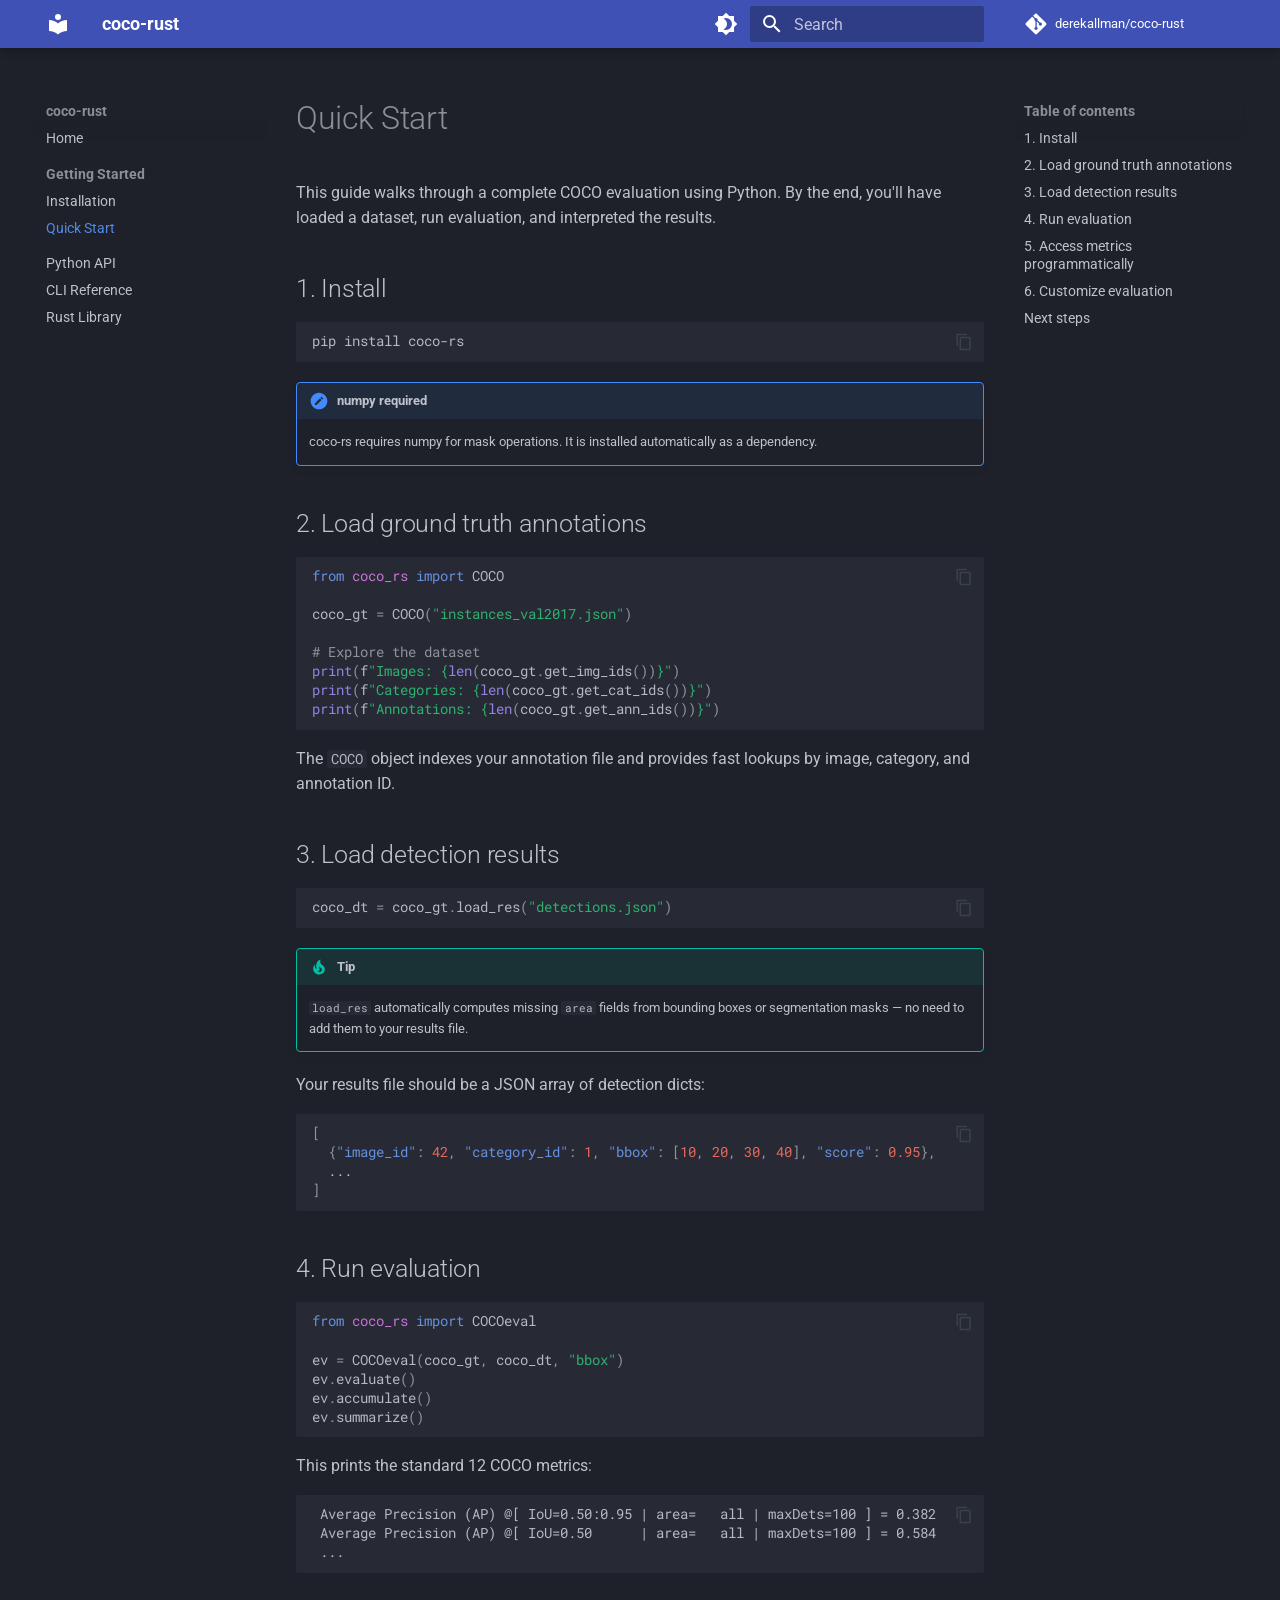
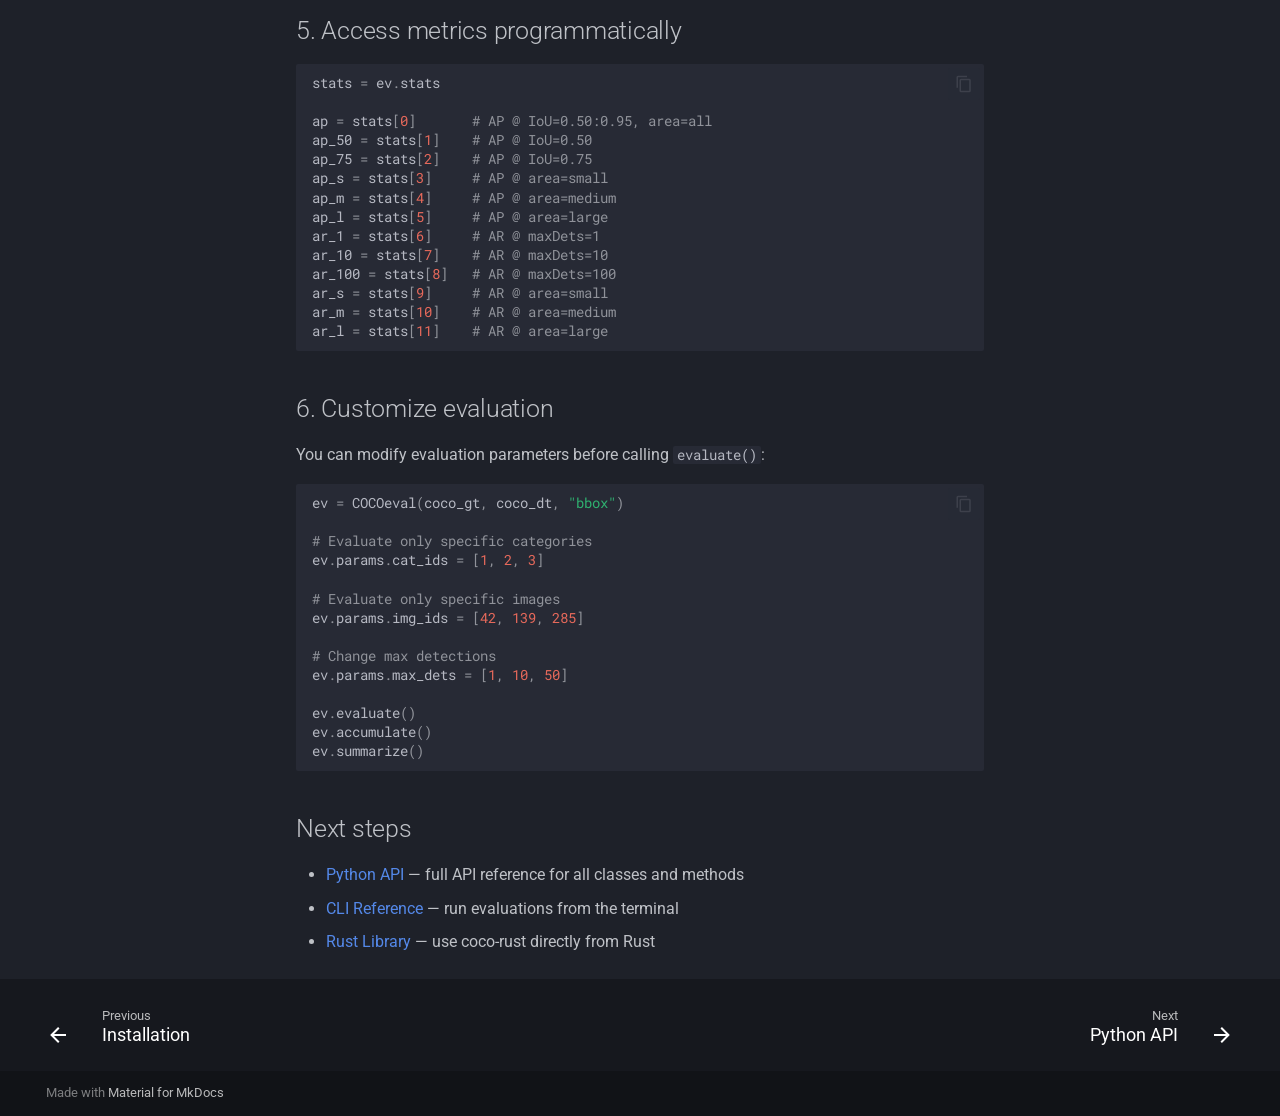
<file: quickstart/index.html>
<!doctype html>
<html lang="en" class="no-js">
  <head>
    
      <meta charset="utf-8">
      <meta name="viewport" content="width=device-width,initial-scale=1">
      
        <meta name="description" content="A drop-in replacement for pycocotools, 11-26x faster.">
      
      
      
        <link rel="canonical" href="https://derekallman.github.io/coco-rust/quickstart/">
      
      
        <link rel="prev" href="../installation/">
      
      
        <link rel="next" href="../python/">
      
      
        
      
      
      <link rel="icon" href="../assets/images/favicon.png">
      <meta name="generator" content="mkdocs-1.6.1, mkdocs-material-9.7.1">
    
    
      
        <title>Quick Start - coco-rust</title>
      
    
    
      <link rel="stylesheet" href="../assets/stylesheets/main.484c7ddc.min.css">
      
        
        <link rel="stylesheet" href="../assets/stylesheets/palette.ab4e12ef.min.css">
      
      


    
    
      
    
    
      
        
        
        <link rel="preconnect" href="https://fonts.gstatic.com" crossorigin>
        <link rel="stylesheet" href="https://fonts.googleapis.com/css?family=Roboto:300,300i,400,400i,700,700i%7CRoboto+Mono:400,400i,700,700i&display=fallback">
        <style>:root{--md-text-font:"Roboto";--md-code-font:"Roboto Mono"}</style>
      
    
    
      <link rel="stylesheet" href="../stylesheets/extra.css">
    
    <script>__md_scope=new URL("..",location),__md_hash=e=>[...e].reduce(((e,_)=>(e<<5)-e+_.charCodeAt(0)),0),__md_get=(e,_=localStorage,t=__md_scope)=>JSON.parse(_.getItem(t.pathname+"."+e)),__md_set=(e,_,t=localStorage,a=__md_scope)=>{try{t.setItem(a.pathname+"."+e,JSON.stringify(_))}catch(e){}}</script>
    
      

    
    
  </head>
  
  
    
    
      
    
    
    
    
    <body dir="ltr" data-md-color-scheme="slate" data-md-color-primary="indigo" data-md-color-accent="indigo">
  
    
    <input class="md-toggle" data-md-toggle="drawer" type="checkbox" id="__drawer" autocomplete="off">
    <input class="md-toggle" data-md-toggle="search" type="checkbox" id="__search" autocomplete="off">
    <label class="md-overlay" for="__drawer"></label>
    <div data-md-component="skip">
      
        
        <a href="#quick-start" class="md-skip">
          Skip to content
        </a>
      
    </div>
    <div data-md-component="announce">
      
    </div>
    
    
      

  

<header class="md-header md-header--shadow" data-md-component="header">
  <nav class="md-header__inner md-grid" aria-label="Header">
    <a href=".." title="coco-rust" class="md-header__button md-logo" aria-label="coco-rust" data-md-component="logo">
      
  
  <svg xmlns="http://www.w3.org/2000/svg" viewBox="0 0 24 24"><path d="M12 8a3 3 0 0 0 3-3 3 3 0 0 0-3-3 3 3 0 0 0-3 3 3 3 0 0 0 3 3m0 3.54C9.64 9.35 6.5 8 3 8v11c3.5 0 6.64 1.35 9 3.54 2.36-2.19 5.5-3.54 9-3.54V8c-3.5 0-6.64 1.35-9 3.54"/></svg>

    </a>
    <label class="md-header__button md-icon" for="__drawer">
      
      <svg xmlns="http://www.w3.org/2000/svg" viewBox="0 0 24 24"><path d="M3 6h18v2H3zm0 5h18v2H3zm0 5h18v2H3z"/></svg>
    </label>
    <div class="md-header__title" data-md-component="header-title">
      <div class="md-header__ellipsis">
        <div class="md-header__topic">
          <span class="md-ellipsis">
            coco-rust
          </span>
        </div>
        <div class="md-header__topic" data-md-component="header-topic">
          <span class="md-ellipsis">
            
              Quick Start
            
          </span>
        </div>
      </div>
    </div>
    
      
        <form class="md-header__option" data-md-component="palette">
  
    
    
    
    <input class="md-option" data-md-color-media="" data-md-color-scheme="slate" data-md-color-primary="indigo" data-md-color-accent="indigo"  aria-label="Switch to light mode"  type="radio" name="__palette" id="__palette_0">
    
      <label class="md-header__button md-icon" title="Switch to light mode" for="__palette_1" hidden>
        <svg xmlns="http://www.w3.org/2000/svg" viewBox="0 0 24 24"><path d="M12 18c-.89 0-1.74-.2-2.5-.55C11.56 16.5 13 14.42 13 12s-1.44-4.5-3.5-5.45C10.26 6.2 11.11 6 12 6a6 6 0 0 1 6 6 6 6 0 0 1-6 6m8-9.31V4h-4.69L12 .69 8.69 4H4v4.69L.69 12 4 15.31V20h4.69L12 23.31 15.31 20H20v-4.69L23.31 12z"/></svg>
      </label>
    
  
    
    
    
    <input class="md-option" data-md-color-media="" data-md-color-scheme="default" data-md-color-primary="indigo" data-md-color-accent="indigo"  aria-label="Switch to dark mode"  type="radio" name="__palette" id="__palette_1">
    
      <label class="md-header__button md-icon" title="Switch to dark mode" for="__palette_0" hidden>
        <svg xmlns="http://www.w3.org/2000/svg" viewBox="0 0 24 24"><path d="M12 8a4 4 0 0 0-4 4 4 4 0 0 0 4 4 4 4 0 0 0 4-4 4 4 0 0 0-4-4m0 10a6 6 0 0 1-6-6 6 6 0 0 1 6-6 6 6 0 0 1 6 6 6 6 0 0 1-6 6m8-9.31V4h-4.69L12 .69 8.69 4H4v4.69L.69 12 4 15.31V20h4.69L12 23.31 15.31 20H20v-4.69L23.31 12z"/></svg>
      </label>
    
  
</form>
      
    
    
      <script>var palette=__md_get("__palette");if(palette&&palette.color){if("(prefers-color-scheme)"===palette.color.media){var media=matchMedia("(prefers-color-scheme: light)"),input=document.querySelector(media.matches?"[data-md-color-media='(prefers-color-scheme: light)']":"[data-md-color-media='(prefers-color-scheme: dark)']");palette.color.media=input.getAttribute("data-md-color-media"),palette.color.scheme=input.getAttribute("data-md-color-scheme"),palette.color.primary=input.getAttribute("data-md-color-primary"),palette.color.accent=input.getAttribute("data-md-color-accent")}for(var[key,value]of Object.entries(palette.color))document.body.setAttribute("data-md-color-"+key,value)}</script>
    
    
    
      
      
        <label class="md-header__button md-icon" for="__search">
          
          <svg xmlns="http://www.w3.org/2000/svg" viewBox="0 0 24 24"><path d="M9.5 3A6.5 6.5 0 0 1 16 9.5c0 1.61-.59 3.09-1.56 4.23l.27.27h.79l5 5-1.5 1.5-5-5v-.79l-.27-.27A6.52 6.52 0 0 1 9.5 16 6.5 6.5 0 0 1 3 9.5 6.5 6.5 0 0 1 9.5 3m0 2C7 5 5 7 5 9.5S7 14 9.5 14 14 12 14 9.5 12 5 9.5 5"/></svg>
        </label>
        <div class="md-search" data-md-component="search" role="dialog">
  <label class="md-search__overlay" for="__search"></label>
  <div class="md-search__inner" role="search">
    <form class="md-search__form" name="search">
      <input type="text" class="md-search__input" name="query" aria-label="Search" placeholder="Search" autocapitalize="off" autocorrect="off" autocomplete="off" spellcheck="false" data-md-component="search-query" required>
      <label class="md-search__icon md-icon" for="__search">
        
        <svg xmlns="http://www.w3.org/2000/svg" viewBox="0 0 24 24"><path d="M9.5 3A6.5 6.5 0 0 1 16 9.5c0 1.61-.59 3.09-1.56 4.23l.27.27h.79l5 5-1.5 1.5-5-5v-.79l-.27-.27A6.52 6.52 0 0 1 9.5 16 6.5 6.5 0 0 1 3 9.5 6.5 6.5 0 0 1 9.5 3m0 2C7 5 5 7 5 9.5S7 14 9.5 14 14 12 14 9.5 12 5 9.5 5"/></svg>
        
        <svg xmlns="http://www.w3.org/2000/svg" viewBox="0 0 24 24"><path d="M20 11v2H8l5.5 5.5-1.42 1.42L4.16 12l7.92-7.92L13.5 5.5 8 11z"/></svg>
      </label>
      <nav class="md-search__options" aria-label="Search">
        
        <button type="reset" class="md-search__icon md-icon" title="Clear" aria-label="Clear" tabindex="-1">
          
          <svg xmlns="http://www.w3.org/2000/svg" viewBox="0 0 24 24"><path d="M19 6.41 17.59 5 12 10.59 6.41 5 5 6.41 10.59 12 5 17.59 6.41 19 12 13.41 17.59 19 19 17.59 13.41 12z"/></svg>
        </button>
      </nav>
      
        <div class="md-search__suggest" data-md-component="search-suggest"></div>
      
    </form>
    <div class="md-search__output">
      <div class="md-search__scrollwrap" tabindex="0" data-md-scrollfix>
        <div class="md-search-result" data-md-component="search-result">
          <div class="md-search-result__meta">
            Initializing search
          </div>
          <ol class="md-search-result__list" role="presentation"></ol>
        </div>
      </div>
    </div>
  </div>
</div>
      
    
    
      <div class="md-header__source">
        <a href="https://github.com/derekallman/coco-rust" title="Go to repository" class="md-source" data-md-component="source">
  <div class="md-source__icon md-icon">
    
    <svg xmlns="http://www.w3.org/2000/svg" viewBox="0 0 448 512"><!--! Font Awesome Free 7.1.0 by @fontawesome - https://fontawesome.com License - https://fontawesome.com/license/free (Icons: CC BY 4.0, Fonts: SIL OFL 1.1, Code: MIT License) Copyright 2025 Fonticons, Inc.--><path d="M439.6 236.1 244 40.5c-5.4-5.5-12.8-8.5-20.4-8.5s-15 3-20.4 8.4L162.5 81l51.5 51.5c27.1-9.1 52.7 16.8 43.4 43.7l49.7 49.7c34.2-11.8 61.2 31 35.5 56.7-26.5 26.5-70.2-2.9-56-37.3L240.3 199v121.9c25.3 12.5 22.3 41.8 9.1 55-6.4 6.4-15.2 10.1-24.3 10.1s-17.8-3.6-24.3-10.1c-17.6-17.6-11.1-46.9 11.2-56v-123c-20.8-8.5-24.6-30.7-18.6-45L142.6 101 8.5 235.1C3 240.6 0 247.9 0 255.5s3 15 8.5 20.4l195.6 195.7c5.4 5.4 12.7 8.4 20.4 8.4s15-3 20.4-8.4l194.7-194.7c5.4-5.4 8.4-12.8 8.4-20.4s-3-15-8.4-20.4"/></svg>
  </div>
  <div class="md-source__repository">
    derekallman/coco-rust
  </div>
</a>
      </div>
    
  </nav>
  
</header>
    
    <div class="md-container" data-md-component="container">
      
      
        
          
        
      
      <main class="md-main" data-md-component="main">
        <div class="md-main__inner md-grid">
          
            
              
              <div class="md-sidebar md-sidebar--primary" data-md-component="sidebar" data-md-type="navigation" >
                <div class="md-sidebar__scrollwrap">
                  <div class="md-sidebar__inner">
                    



<nav class="md-nav md-nav--primary" aria-label="Navigation" data-md-level="0">
  <label class="md-nav__title" for="__drawer">
    <a href=".." title="coco-rust" class="md-nav__button md-logo" aria-label="coco-rust" data-md-component="logo">
      
  
  <svg xmlns="http://www.w3.org/2000/svg" viewBox="0 0 24 24"><path d="M12 8a3 3 0 0 0 3-3 3 3 0 0 0-3-3 3 3 0 0 0-3 3 3 3 0 0 0 3 3m0 3.54C9.64 9.35 6.5 8 3 8v11c3.5 0 6.64 1.35 9 3.54 2.36-2.19 5.5-3.54 9-3.54V8c-3.5 0-6.64 1.35-9 3.54"/></svg>

    </a>
    coco-rust
  </label>
  
    <div class="md-nav__source">
      <a href="https://github.com/derekallman/coco-rust" title="Go to repository" class="md-source" data-md-component="source">
  <div class="md-source__icon md-icon">
    
    <svg xmlns="http://www.w3.org/2000/svg" viewBox="0 0 448 512"><!--! Font Awesome Free 7.1.0 by @fontawesome - https://fontawesome.com License - https://fontawesome.com/license/free (Icons: CC BY 4.0, Fonts: SIL OFL 1.1, Code: MIT License) Copyright 2025 Fonticons, Inc.--><path d="M439.6 236.1 244 40.5c-5.4-5.5-12.8-8.5-20.4-8.5s-15 3-20.4 8.4L162.5 81l51.5 51.5c27.1-9.1 52.7 16.8 43.4 43.7l49.7 49.7c34.2-11.8 61.2 31 35.5 56.7-26.5 26.5-70.2-2.9-56-37.3L240.3 199v121.9c25.3 12.5 22.3 41.8 9.1 55-6.4 6.4-15.2 10.1-24.3 10.1s-17.8-3.6-24.3-10.1c-17.6-17.6-11.1-46.9 11.2-56v-123c-20.8-8.5-24.6-30.7-18.6-45L142.6 101 8.5 235.1C3 240.6 0 247.9 0 255.5s3 15 8.5 20.4l195.6 195.7c5.4 5.4 12.7 8.4 20.4 8.4s15-3 20.4-8.4l194.7-194.7c5.4-5.4 8.4-12.8 8.4-20.4s-3-15-8.4-20.4"/></svg>
  </div>
  <div class="md-source__repository">
    derekallman/coco-rust
  </div>
</a>
    </div>
  
  <ul class="md-nav__list" data-md-scrollfix>
    
      
      
  
  
  
  
    <li class="md-nav__item">
      <a href=".." class="md-nav__link">
        
  
  
  <span class="md-ellipsis">
    
  
    Home
  

    
  </span>
  
  

      </a>
    </li>
  

    
      
      
  
  
    
  
  
  
    
    
    
    
      
        
        
      
    
    
    <li class="md-nav__item md-nav__item--active md-nav__item--section md-nav__item--nested">
      
        
        
        <input class="md-nav__toggle md-toggle " type="checkbox" id="__nav_2" checked>
        
          
          <label class="md-nav__link" for="__nav_2" id="__nav_2_label" tabindex="">
            
  
  
  <span class="md-ellipsis">
    
  
    Getting Started
  

    
  </span>
  
  

            <span class="md-nav__icon md-icon"></span>
          </label>
        
        <nav class="md-nav" data-md-level="1" aria-labelledby="__nav_2_label" aria-expanded="true">
          <label class="md-nav__title" for="__nav_2">
            <span class="md-nav__icon md-icon"></span>
            
  
    Getting Started
  

          </label>
          <ul class="md-nav__list" data-md-scrollfix>
            
              
                
  
  
  
  
    <li class="md-nav__item">
      <a href="../installation/" class="md-nav__link">
        
  
  
  <span class="md-ellipsis">
    
  
    Installation
  

    
  </span>
  
  

      </a>
    </li>
  

              
            
              
                
  
  
    
  
  
  
    <li class="md-nav__item md-nav__item--active">
      
      <input class="md-nav__toggle md-toggle" type="checkbox" id="__toc">
      
      
        
      
      
        <label class="md-nav__link md-nav__link--active" for="__toc">
          
  
  
  <span class="md-ellipsis">
    
  
    Quick Start
  

    
  </span>
  
  

          <span class="md-nav__icon md-icon"></span>
        </label>
      
      <a href="./" class="md-nav__link md-nav__link--active">
        
  
  
  <span class="md-ellipsis">
    
  
    Quick Start
  

    
  </span>
  
  

      </a>
      
        

<nav class="md-nav md-nav--secondary" aria-label="Table of contents">
  
  
  
    
  
  
    <label class="md-nav__title" for="__toc">
      <span class="md-nav__icon md-icon"></span>
      Table of contents
    </label>
    <ul class="md-nav__list" data-md-component="toc" data-md-scrollfix>
      
        <li class="md-nav__item">
  <a href="#1-install" class="md-nav__link">
    <span class="md-ellipsis">
      
        1. Install
      
    </span>
  </a>
  
</li>
      
        <li class="md-nav__item">
  <a href="#2-load-ground-truth-annotations" class="md-nav__link">
    <span class="md-ellipsis">
      
        2. Load ground truth annotations
      
    </span>
  </a>
  
</li>
      
        <li class="md-nav__item">
  <a href="#3-load-detection-results" class="md-nav__link">
    <span class="md-ellipsis">
      
        3. Load detection results
      
    </span>
  </a>
  
</li>
      
        <li class="md-nav__item">
  <a href="#4-run-evaluation" class="md-nav__link">
    <span class="md-ellipsis">
      
        4. Run evaluation
      
    </span>
  </a>
  
</li>
      
        <li class="md-nav__item">
  <a href="#5-access-metrics-programmatically" class="md-nav__link">
    <span class="md-ellipsis">
      
        5. Access metrics programmatically
      
    </span>
  </a>
  
</li>
      
        <li class="md-nav__item">
  <a href="#6-customize-evaluation" class="md-nav__link">
    <span class="md-ellipsis">
      
        6. Customize evaluation
      
    </span>
  </a>
  
</li>
      
        <li class="md-nav__item">
  <a href="#next-steps" class="md-nav__link">
    <span class="md-ellipsis">
      
        Next steps
      
    </span>
  </a>
  
</li>
      
    </ul>
  
</nav>
      
    </li>
  

              
            
          </ul>
        </nav>
      
    </li>
  

    
      
      
  
  
  
  
    <li class="md-nav__item">
      <a href="../python/" class="md-nav__link">
        
  
  
  <span class="md-ellipsis">
    
  
    Python API
  

    
  </span>
  
  

      </a>
    </li>
  

    
      
      
  
  
  
  
    <li class="md-nav__item">
      <a href="../cli/" class="md-nav__link">
        
  
  
  <span class="md-ellipsis">
    
  
    CLI Reference
  

    
  </span>
  
  

      </a>
    </li>
  

    
      
      
  
  
  
  
    <li class="md-nav__item">
      <a href="../rust/" class="md-nav__link">
        
  
  
  <span class="md-ellipsis">
    
  
    Rust Library
  

    
  </span>
  
  

      </a>
    </li>
  

    
  </ul>
</nav>
                  </div>
                </div>
              </div>
            
            
              
              <div class="md-sidebar md-sidebar--secondary" data-md-component="sidebar" data-md-type="toc" >
                <div class="md-sidebar__scrollwrap">
                  <div class="md-sidebar__inner">
                    

<nav class="md-nav md-nav--secondary" aria-label="Table of contents">
  
  
  
    
  
  
    <label class="md-nav__title" for="__toc">
      <span class="md-nav__icon md-icon"></span>
      Table of contents
    </label>
    <ul class="md-nav__list" data-md-component="toc" data-md-scrollfix>
      
        <li class="md-nav__item">
  <a href="#1-install" class="md-nav__link">
    <span class="md-ellipsis">
      
        1. Install
      
    </span>
  </a>
  
</li>
      
        <li class="md-nav__item">
  <a href="#2-load-ground-truth-annotations" class="md-nav__link">
    <span class="md-ellipsis">
      
        2. Load ground truth annotations
      
    </span>
  </a>
  
</li>
      
        <li class="md-nav__item">
  <a href="#3-load-detection-results" class="md-nav__link">
    <span class="md-ellipsis">
      
        3. Load detection results
      
    </span>
  </a>
  
</li>
      
        <li class="md-nav__item">
  <a href="#4-run-evaluation" class="md-nav__link">
    <span class="md-ellipsis">
      
        4. Run evaluation
      
    </span>
  </a>
  
</li>
      
        <li class="md-nav__item">
  <a href="#5-access-metrics-programmatically" class="md-nav__link">
    <span class="md-ellipsis">
      
        5. Access metrics programmatically
      
    </span>
  </a>
  
</li>
      
        <li class="md-nav__item">
  <a href="#6-customize-evaluation" class="md-nav__link">
    <span class="md-ellipsis">
      
        6. Customize evaluation
      
    </span>
  </a>
  
</li>
      
        <li class="md-nav__item">
  <a href="#next-steps" class="md-nav__link">
    <span class="md-ellipsis">
      
        Next steps
      
    </span>
  </a>
  
</li>
      
    </ul>
  
</nav>
                  </div>
                </div>
              </div>
            
          
          
            <div class="md-content" data-md-component="content">
              
              <article class="md-content__inner md-typeset">
                
                  


  
  


<h1 id="quick-start">Quick Start<a class="headerlink" href="#quick-start" title="Permanent link">&para;</a></h1>
<p>This guide walks through a complete COCO evaluation using Python. By the end, you'll have loaded a dataset, run evaluation, and interpreted the results.</p>
<h2 id="1-install">1. Install<a class="headerlink" href="#1-install" title="Permanent link">&para;</a></h2>
<div class="highlight"><pre><span></span><code>pip<span class="w"> </span>install<span class="w"> </span>coco-rs
</code></pre></div>
<div class="admonition note">
<p class="admonition-title">numpy required</p>
<p>coco-rs requires numpy for mask operations. It is installed automatically as a dependency.</p>
</div>
<h2 id="2-load-ground-truth-annotations">2. Load ground truth annotations<a class="headerlink" href="#2-load-ground-truth-annotations" title="Permanent link">&para;</a></h2>
<div class="highlight"><pre><span></span><code><span class="kn">from</span><span class="w"> </span><span class="nn">coco_rs</span><span class="w"> </span><span class="kn">import</span> <span class="n">COCO</span>

<span class="n">coco_gt</span> <span class="o">=</span> <span class="n">COCO</span><span class="p">(</span><span class="s2">&quot;instances_val2017.json&quot;</span><span class="p">)</span>

<span class="c1"># Explore the dataset</span>
<span class="nb">print</span><span class="p">(</span><span class="sa">f</span><span class="s2">&quot;Images: </span><span class="si">{</span><span class="nb">len</span><span class="p">(</span><span class="n">coco_gt</span><span class="o">.</span><span class="n">get_img_ids</span><span class="p">())</span><span class="si">}</span><span class="s2">&quot;</span><span class="p">)</span>
<span class="nb">print</span><span class="p">(</span><span class="sa">f</span><span class="s2">&quot;Categories: </span><span class="si">{</span><span class="nb">len</span><span class="p">(</span><span class="n">coco_gt</span><span class="o">.</span><span class="n">get_cat_ids</span><span class="p">())</span><span class="si">}</span><span class="s2">&quot;</span><span class="p">)</span>
<span class="nb">print</span><span class="p">(</span><span class="sa">f</span><span class="s2">&quot;Annotations: </span><span class="si">{</span><span class="nb">len</span><span class="p">(</span><span class="n">coco_gt</span><span class="o">.</span><span class="n">get_ann_ids</span><span class="p">())</span><span class="si">}</span><span class="s2">&quot;</span><span class="p">)</span>
</code></pre></div>
<p>The <code>COCO</code> object indexes your annotation file and provides fast lookups by image, category, and annotation ID.</p>
<h2 id="3-load-detection-results">3. Load detection results<a class="headerlink" href="#3-load-detection-results" title="Permanent link">&para;</a></h2>
<div class="highlight"><pre><span></span><code><span class="n">coco_dt</span> <span class="o">=</span> <span class="n">coco_gt</span><span class="o">.</span><span class="n">load_res</span><span class="p">(</span><span class="s2">&quot;detections.json&quot;</span><span class="p">)</span>
</code></pre></div>
<div class="admonition tip">
<p class="admonition-title">Tip</p>
<p><code>load_res</code> automatically computes missing <code>area</code> fields from bounding boxes or segmentation masks — no need to add them to your results file.</p>
</div>
<p>Your results file should be a JSON array of detection dicts:</p>
<div class="highlight"><pre><span></span><code><span class="p">[</span>
<span class="w">  </span><span class="p">{</span><span class="nt">&quot;image_id&quot;</span><span class="p">:</span><span class="w"> </span><span class="mi">42</span><span class="p">,</span><span class="w"> </span><span class="nt">&quot;category_id&quot;</span><span class="p">:</span><span class="w"> </span><span class="mi">1</span><span class="p">,</span><span class="w"> </span><span class="nt">&quot;bbox&quot;</span><span class="p">:</span><span class="w"> </span><span class="p">[</span><span class="mi">10</span><span class="p">,</span><span class="w"> </span><span class="mi">20</span><span class="p">,</span><span class="w"> </span><span class="mi">30</span><span class="p">,</span><span class="w"> </span><span class="mi">40</span><span class="p">],</span><span class="w"> </span><span class="nt">&quot;score&quot;</span><span class="p">:</span><span class="w"> </span><span class="mf">0.95</span><span class="p">},</span>
<span class="w">  </span><span class="err">...</span>
<span class="p">]</span>
</code></pre></div>
<h2 id="4-run-evaluation">4. Run evaluation<a class="headerlink" href="#4-run-evaluation" title="Permanent link">&para;</a></h2>
<div class="highlight"><pre><span></span><code><span class="kn">from</span><span class="w"> </span><span class="nn">coco_rs</span><span class="w"> </span><span class="kn">import</span> <span class="n">COCOeval</span>

<span class="n">ev</span> <span class="o">=</span> <span class="n">COCOeval</span><span class="p">(</span><span class="n">coco_gt</span><span class="p">,</span> <span class="n">coco_dt</span><span class="p">,</span> <span class="s2">&quot;bbox&quot;</span><span class="p">)</span>
<span class="n">ev</span><span class="o">.</span><span class="n">evaluate</span><span class="p">()</span>
<span class="n">ev</span><span class="o">.</span><span class="n">accumulate</span><span class="p">()</span>
<span class="n">ev</span><span class="o">.</span><span class="n">summarize</span><span class="p">()</span>
</code></pre></div>
<p>This prints the standard 12 COCO metrics:</p>
<div class="highlight"><pre><span></span><code> Average Precision (AP) @[ IoU=0.50:0.95 | area=   all | maxDets=100 ] = 0.382
 Average Precision (AP) @[ IoU=0.50      | area=   all | maxDets=100 ] = 0.584
 ...
</code></pre></div>
<h2 id="5-access-metrics-programmatically">5. Access metrics programmatically<a class="headerlink" href="#5-access-metrics-programmatically" title="Permanent link">&para;</a></h2>
<div class="highlight"><pre><span></span><code><span class="n">stats</span> <span class="o">=</span> <span class="n">ev</span><span class="o">.</span><span class="n">stats</span>

<span class="n">ap</span> <span class="o">=</span> <span class="n">stats</span><span class="p">[</span><span class="mi">0</span><span class="p">]</span>       <span class="c1"># AP @ IoU=0.50:0.95, area=all</span>
<span class="n">ap_50</span> <span class="o">=</span> <span class="n">stats</span><span class="p">[</span><span class="mi">1</span><span class="p">]</span>    <span class="c1"># AP @ IoU=0.50</span>
<span class="n">ap_75</span> <span class="o">=</span> <span class="n">stats</span><span class="p">[</span><span class="mi">2</span><span class="p">]</span>    <span class="c1"># AP @ IoU=0.75</span>
<span class="n">ap_s</span> <span class="o">=</span> <span class="n">stats</span><span class="p">[</span><span class="mi">3</span><span class="p">]</span>     <span class="c1"># AP @ area=small</span>
<span class="n">ap_m</span> <span class="o">=</span> <span class="n">stats</span><span class="p">[</span><span class="mi">4</span><span class="p">]</span>     <span class="c1"># AP @ area=medium</span>
<span class="n">ap_l</span> <span class="o">=</span> <span class="n">stats</span><span class="p">[</span><span class="mi">5</span><span class="p">]</span>     <span class="c1"># AP @ area=large</span>
<span class="n">ar_1</span> <span class="o">=</span> <span class="n">stats</span><span class="p">[</span><span class="mi">6</span><span class="p">]</span>     <span class="c1"># AR @ maxDets=1</span>
<span class="n">ar_10</span> <span class="o">=</span> <span class="n">stats</span><span class="p">[</span><span class="mi">7</span><span class="p">]</span>    <span class="c1"># AR @ maxDets=10</span>
<span class="n">ar_100</span> <span class="o">=</span> <span class="n">stats</span><span class="p">[</span><span class="mi">8</span><span class="p">]</span>   <span class="c1"># AR @ maxDets=100</span>
<span class="n">ar_s</span> <span class="o">=</span> <span class="n">stats</span><span class="p">[</span><span class="mi">9</span><span class="p">]</span>     <span class="c1"># AR @ area=small</span>
<span class="n">ar_m</span> <span class="o">=</span> <span class="n">stats</span><span class="p">[</span><span class="mi">10</span><span class="p">]</span>    <span class="c1"># AR @ area=medium</span>
<span class="n">ar_l</span> <span class="o">=</span> <span class="n">stats</span><span class="p">[</span><span class="mi">11</span><span class="p">]</span>    <span class="c1"># AR @ area=large</span>
</code></pre></div>
<h2 id="6-customize-evaluation">6. Customize evaluation<a class="headerlink" href="#6-customize-evaluation" title="Permanent link">&para;</a></h2>
<p>You can modify evaluation parameters before calling <code>evaluate()</code>:</p>
<div class="highlight"><pre><span></span><code><span class="n">ev</span> <span class="o">=</span> <span class="n">COCOeval</span><span class="p">(</span><span class="n">coco_gt</span><span class="p">,</span> <span class="n">coco_dt</span><span class="p">,</span> <span class="s2">&quot;bbox&quot;</span><span class="p">)</span>

<span class="c1"># Evaluate only specific categories</span>
<span class="n">ev</span><span class="o">.</span><span class="n">params</span><span class="o">.</span><span class="n">cat_ids</span> <span class="o">=</span> <span class="p">[</span><span class="mi">1</span><span class="p">,</span> <span class="mi">2</span><span class="p">,</span> <span class="mi">3</span><span class="p">]</span>

<span class="c1"># Evaluate only specific images</span>
<span class="n">ev</span><span class="o">.</span><span class="n">params</span><span class="o">.</span><span class="n">img_ids</span> <span class="o">=</span> <span class="p">[</span><span class="mi">42</span><span class="p">,</span> <span class="mi">139</span><span class="p">,</span> <span class="mi">285</span><span class="p">]</span>

<span class="c1"># Change max detections</span>
<span class="n">ev</span><span class="o">.</span><span class="n">params</span><span class="o">.</span><span class="n">max_dets</span> <span class="o">=</span> <span class="p">[</span><span class="mi">1</span><span class="p">,</span> <span class="mi">10</span><span class="p">,</span> <span class="mi">50</span><span class="p">]</span>

<span class="n">ev</span><span class="o">.</span><span class="n">evaluate</span><span class="p">()</span>
<span class="n">ev</span><span class="o">.</span><span class="n">accumulate</span><span class="p">()</span>
<span class="n">ev</span><span class="o">.</span><span class="n">summarize</span><span class="p">()</span>
</code></pre></div>
<h2 id="next-steps">Next steps<a class="headerlink" href="#next-steps" title="Permanent link">&para;</a></h2>
<ul>
<li><a href="../python/">Python API</a> — full API reference for all classes and methods</li>
<li><a href="../cli/">CLI Reference</a> — run evaluations from the terminal</li>
<li><a href="../rust/">Rust Library</a> — use coco-rust directly from Rust</li>
</ul>












                
              </article>
            </div>
          
          
  <script>var tabs=__md_get("__tabs");if(Array.isArray(tabs))e:for(var set of document.querySelectorAll(".tabbed-set")){var labels=set.querySelector(".tabbed-labels");for(var tab of tabs)for(var label of labels.getElementsByTagName("label"))if(label.innerText.trim()===tab){var input=document.getElementById(label.htmlFor);input.checked=!0;continue e}}</script>

<script>var target=document.getElementById(location.hash.slice(1));target&&target.name&&(target.checked=target.name.startsWith("__tabbed_"))</script>
        </div>
        
          <button type="button" class="md-top md-icon" data-md-component="top" hidden>
  
  <svg xmlns="http://www.w3.org/2000/svg" viewBox="0 0 24 24"><path d="M13 20h-2V8l-5.5 5.5-1.42-1.42L12 4.16l7.92 7.92-1.42 1.42L13 8z"/></svg>
  Back to top
</button>
        
      </main>
      
        <footer class="md-footer">
  
    
      
      <nav class="md-footer__inner md-grid" aria-label="Footer" >
        
          
          <a href="../installation/" class="md-footer__link md-footer__link--prev" aria-label="Previous: Installation">
            <div class="md-footer__button md-icon">
              
              <svg xmlns="http://www.w3.org/2000/svg" viewBox="0 0 24 24"><path d="M20 11v2H8l5.5 5.5-1.42 1.42L4.16 12l7.92-7.92L13.5 5.5 8 11z"/></svg>
            </div>
            <div class="md-footer__title">
              <span class="md-footer__direction">
                Previous
              </span>
              <div class="md-ellipsis">
                Installation
              </div>
            </div>
          </a>
        
        
          
          <a href="../python/" class="md-footer__link md-footer__link--next" aria-label="Next: Python API">
            <div class="md-footer__title">
              <span class="md-footer__direction">
                Next
              </span>
              <div class="md-ellipsis">
                Python API
              </div>
            </div>
            <div class="md-footer__button md-icon">
              
              <svg xmlns="http://www.w3.org/2000/svg" viewBox="0 0 24 24"><path d="M4 11v2h12l-5.5 5.5 1.42 1.42L19.84 12l-7.92-7.92L10.5 5.5 16 11z"/></svg>
            </div>
          </a>
        
      </nav>
    
  
  <div class="md-footer-meta md-typeset">
    <div class="md-footer-meta__inner md-grid">
      <div class="md-copyright">
  
  
    Made with
    <a href="https://squidfunk.github.io/mkdocs-material/" target="_blank" rel="noopener">
      Material for MkDocs
    </a>
  
</div>
      
    </div>
  </div>
</footer>
      
    </div>
    <div class="md-dialog" data-md-component="dialog">
      <div class="md-dialog__inner md-typeset"></div>
    </div>
    
    
    
      
      
      <script id="__config" type="application/json">{"annotate": null, "base": "..", "features": ["content.code.copy", "content.tabs.link", "navigation.instant", "navigation.sections", "navigation.expand", "navigation.footer", "navigation.top", "search.suggest", "search.highlight"], "search": "../assets/javascripts/workers/search.2c215733.min.js", "tags": null, "translations": {"clipboard.copied": "Copied to clipboard", "clipboard.copy": "Copy to clipboard", "search.result.more.one": "1 more on this page", "search.result.more.other": "# more on this page", "search.result.none": "No matching documents", "search.result.one": "1 matching document", "search.result.other": "# matching documents", "search.result.placeholder": "Type to start searching", "search.result.term.missing": "Missing", "select.version": "Select version"}, "version": null}</script>
    
    
      <script src="../assets/javascripts/bundle.79ae519e.min.js"></script>
      
    
  </body>
</html>
</file>
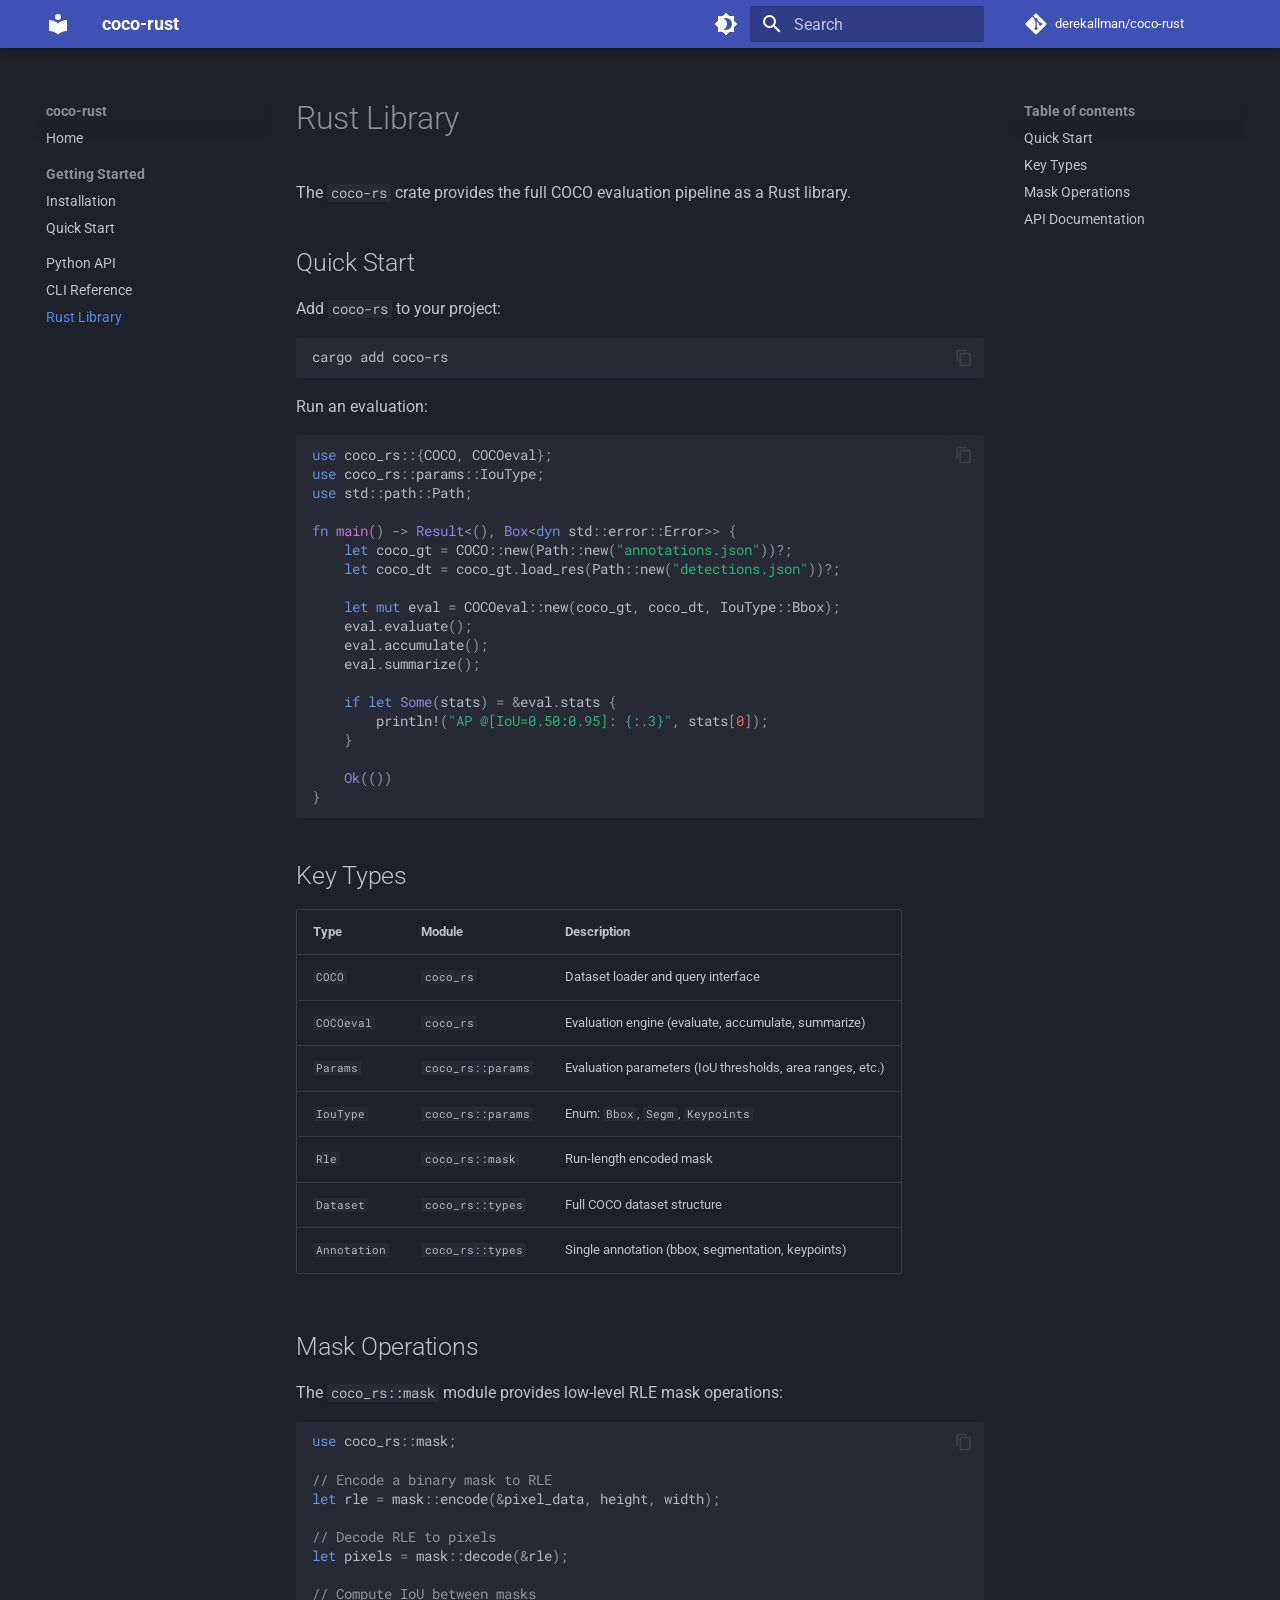
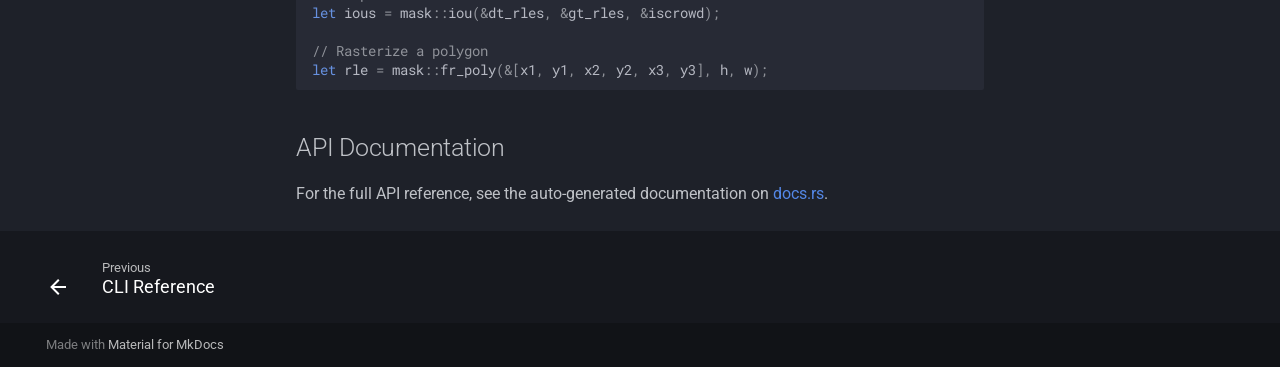
<file: rust/index.html>
<!doctype html>
<html lang="en" class="no-js">
  <head>
    
      <meta charset="utf-8">
      <meta name="viewport" content="width=device-width,initial-scale=1">
      
        <meta name="description" content="A drop-in replacement for pycocotools, 11-26x faster.">
      
      
      
        <link rel="canonical" href="https://derekallman.github.io/coco-rust/rust/">
      
      
        <link rel="prev" href="../cli/">
      
      
      
        
      
      
      <link rel="icon" href="../assets/images/favicon.png">
      <meta name="generator" content="mkdocs-1.6.1, mkdocs-material-9.7.1">
    
    
      
        <title>Rust Library - coco-rust</title>
      
    
    
      <link rel="stylesheet" href="../assets/stylesheets/main.484c7ddc.min.css">
      
        
        <link rel="stylesheet" href="../assets/stylesheets/palette.ab4e12ef.min.css">
      
      


    
    
      
    
    
      
        
        
        <link rel="preconnect" href="https://fonts.gstatic.com" crossorigin>
        <link rel="stylesheet" href="https://fonts.googleapis.com/css?family=Roboto:300,300i,400,400i,700,700i%7CRoboto+Mono:400,400i,700,700i&display=fallback">
        <style>:root{--md-text-font:"Roboto";--md-code-font:"Roboto Mono"}</style>
      
    
    
      <link rel="stylesheet" href="../stylesheets/extra.css">
    
    <script>__md_scope=new URL("..",location),__md_hash=e=>[...e].reduce(((e,_)=>(e<<5)-e+_.charCodeAt(0)),0),__md_get=(e,_=localStorage,t=__md_scope)=>JSON.parse(_.getItem(t.pathname+"."+e)),__md_set=(e,_,t=localStorage,a=__md_scope)=>{try{t.setItem(a.pathname+"."+e,JSON.stringify(_))}catch(e){}}</script>
    
      

    
    
  </head>
  
  
    
    
      
    
    
    
    
    <body dir="ltr" data-md-color-scheme="slate" data-md-color-primary="indigo" data-md-color-accent="indigo">
  
    
    <input class="md-toggle" data-md-toggle="drawer" type="checkbox" id="__drawer" autocomplete="off">
    <input class="md-toggle" data-md-toggle="search" type="checkbox" id="__search" autocomplete="off">
    <label class="md-overlay" for="__drawer"></label>
    <div data-md-component="skip">
      
        
        <a href="#rust-library" class="md-skip">
          Skip to content
        </a>
      
    </div>
    <div data-md-component="announce">
      
    </div>
    
    
      

  

<header class="md-header md-header--shadow" data-md-component="header">
  <nav class="md-header__inner md-grid" aria-label="Header">
    <a href=".." title="coco-rust" class="md-header__button md-logo" aria-label="coco-rust" data-md-component="logo">
      
  
  <svg xmlns="http://www.w3.org/2000/svg" viewBox="0 0 24 24"><path d="M12 8a3 3 0 0 0 3-3 3 3 0 0 0-3-3 3 3 0 0 0-3 3 3 3 0 0 0 3 3m0 3.54C9.64 9.35 6.5 8 3 8v11c3.5 0 6.64 1.35 9 3.54 2.36-2.19 5.5-3.54 9-3.54V8c-3.5 0-6.64 1.35-9 3.54"/></svg>

    </a>
    <label class="md-header__button md-icon" for="__drawer">
      
      <svg xmlns="http://www.w3.org/2000/svg" viewBox="0 0 24 24"><path d="M3 6h18v2H3zm0 5h18v2H3zm0 5h18v2H3z"/></svg>
    </label>
    <div class="md-header__title" data-md-component="header-title">
      <div class="md-header__ellipsis">
        <div class="md-header__topic">
          <span class="md-ellipsis">
            coco-rust
          </span>
        </div>
        <div class="md-header__topic" data-md-component="header-topic">
          <span class="md-ellipsis">
            
              Rust Library
            
          </span>
        </div>
      </div>
    </div>
    
      
        <form class="md-header__option" data-md-component="palette">
  
    
    
    
    <input class="md-option" data-md-color-media="" data-md-color-scheme="slate" data-md-color-primary="indigo" data-md-color-accent="indigo"  aria-label="Switch to light mode"  type="radio" name="__palette" id="__palette_0">
    
      <label class="md-header__button md-icon" title="Switch to light mode" for="__palette_1" hidden>
        <svg xmlns="http://www.w3.org/2000/svg" viewBox="0 0 24 24"><path d="M12 18c-.89 0-1.74-.2-2.5-.55C11.56 16.5 13 14.42 13 12s-1.44-4.5-3.5-5.45C10.26 6.2 11.11 6 12 6a6 6 0 0 1 6 6 6 6 0 0 1-6 6m8-9.31V4h-4.69L12 .69 8.69 4H4v4.69L.69 12 4 15.31V20h4.69L12 23.31 15.31 20H20v-4.69L23.31 12z"/></svg>
      </label>
    
  
    
    
    
    <input class="md-option" data-md-color-media="" data-md-color-scheme="default" data-md-color-primary="indigo" data-md-color-accent="indigo"  aria-label="Switch to dark mode"  type="radio" name="__palette" id="__palette_1">
    
      <label class="md-header__button md-icon" title="Switch to dark mode" for="__palette_0" hidden>
        <svg xmlns="http://www.w3.org/2000/svg" viewBox="0 0 24 24"><path d="M12 8a4 4 0 0 0-4 4 4 4 0 0 0 4 4 4 4 0 0 0 4-4 4 4 0 0 0-4-4m0 10a6 6 0 0 1-6-6 6 6 0 0 1 6-6 6 6 0 0 1 6 6 6 6 0 0 1-6 6m8-9.31V4h-4.69L12 .69 8.69 4H4v4.69L.69 12 4 15.31V20h4.69L12 23.31 15.31 20H20v-4.69L23.31 12z"/></svg>
      </label>
    
  
</form>
      
    
    
      <script>var palette=__md_get("__palette");if(palette&&palette.color){if("(prefers-color-scheme)"===palette.color.media){var media=matchMedia("(prefers-color-scheme: light)"),input=document.querySelector(media.matches?"[data-md-color-media='(prefers-color-scheme: light)']":"[data-md-color-media='(prefers-color-scheme: dark)']");palette.color.media=input.getAttribute("data-md-color-media"),palette.color.scheme=input.getAttribute("data-md-color-scheme"),palette.color.primary=input.getAttribute("data-md-color-primary"),palette.color.accent=input.getAttribute("data-md-color-accent")}for(var[key,value]of Object.entries(palette.color))document.body.setAttribute("data-md-color-"+key,value)}</script>
    
    
    
      
      
        <label class="md-header__button md-icon" for="__search">
          
          <svg xmlns="http://www.w3.org/2000/svg" viewBox="0 0 24 24"><path d="M9.5 3A6.5 6.5 0 0 1 16 9.5c0 1.61-.59 3.09-1.56 4.23l.27.27h.79l5 5-1.5 1.5-5-5v-.79l-.27-.27A6.52 6.52 0 0 1 9.5 16 6.5 6.5 0 0 1 3 9.5 6.5 6.5 0 0 1 9.5 3m0 2C7 5 5 7 5 9.5S7 14 9.5 14 14 12 14 9.5 12 5 9.5 5"/></svg>
        </label>
        <div class="md-search" data-md-component="search" role="dialog">
  <label class="md-search__overlay" for="__search"></label>
  <div class="md-search__inner" role="search">
    <form class="md-search__form" name="search">
      <input type="text" class="md-search__input" name="query" aria-label="Search" placeholder="Search" autocapitalize="off" autocorrect="off" autocomplete="off" spellcheck="false" data-md-component="search-query" required>
      <label class="md-search__icon md-icon" for="__search">
        
        <svg xmlns="http://www.w3.org/2000/svg" viewBox="0 0 24 24"><path d="M9.5 3A6.5 6.5 0 0 1 16 9.5c0 1.61-.59 3.09-1.56 4.23l.27.27h.79l5 5-1.5 1.5-5-5v-.79l-.27-.27A6.52 6.52 0 0 1 9.5 16 6.5 6.5 0 0 1 3 9.5 6.5 6.5 0 0 1 9.5 3m0 2C7 5 5 7 5 9.5S7 14 9.5 14 14 12 14 9.5 12 5 9.5 5"/></svg>
        
        <svg xmlns="http://www.w3.org/2000/svg" viewBox="0 0 24 24"><path d="M20 11v2H8l5.5 5.5-1.42 1.42L4.16 12l7.92-7.92L13.5 5.5 8 11z"/></svg>
      </label>
      <nav class="md-search__options" aria-label="Search">
        
        <button type="reset" class="md-search__icon md-icon" title="Clear" aria-label="Clear" tabindex="-1">
          
          <svg xmlns="http://www.w3.org/2000/svg" viewBox="0 0 24 24"><path d="M19 6.41 17.59 5 12 10.59 6.41 5 5 6.41 10.59 12 5 17.59 6.41 19 12 13.41 17.59 19 19 17.59 13.41 12z"/></svg>
        </button>
      </nav>
      
        <div class="md-search__suggest" data-md-component="search-suggest"></div>
      
    </form>
    <div class="md-search__output">
      <div class="md-search__scrollwrap" tabindex="0" data-md-scrollfix>
        <div class="md-search-result" data-md-component="search-result">
          <div class="md-search-result__meta">
            Initializing search
          </div>
          <ol class="md-search-result__list" role="presentation"></ol>
        </div>
      </div>
    </div>
  </div>
</div>
      
    
    
      <div class="md-header__source">
        <a href="https://github.com/derekallman/coco-rust" title="Go to repository" class="md-source" data-md-component="source">
  <div class="md-source__icon md-icon">
    
    <svg xmlns="http://www.w3.org/2000/svg" viewBox="0 0 448 512"><!--! Font Awesome Free 7.1.0 by @fontawesome - https://fontawesome.com License - https://fontawesome.com/license/free (Icons: CC BY 4.0, Fonts: SIL OFL 1.1, Code: MIT License) Copyright 2025 Fonticons, Inc.--><path d="M439.6 236.1 244 40.5c-5.4-5.5-12.8-8.5-20.4-8.5s-15 3-20.4 8.4L162.5 81l51.5 51.5c27.1-9.1 52.7 16.8 43.4 43.7l49.7 49.7c34.2-11.8 61.2 31 35.5 56.7-26.5 26.5-70.2-2.9-56-37.3L240.3 199v121.9c25.3 12.5 22.3 41.8 9.1 55-6.4 6.4-15.2 10.1-24.3 10.1s-17.8-3.6-24.3-10.1c-17.6-17.6-11.1-46.9 11.2-56v-123c-20.8-8.5-24.6-30.7-18.6-45L142.6 101 8.5 235.1C3 240.6 0 247.9 0 255.5s3 15 8.5 20.4l195.6 195.7c5.4 5.4 12.7 8.4 20.4 8.4s15-3 20.4-8.4l194.7-194.7c5.4-5.4 8.4-12.8 8.4-20.4s-3-15-8.4-20.4"/></svg>
  </div>
  <div class="md-source__repository">
    derekallman/coco-rust
  </div>
</a>
      </div>
    
  </nav>
  
</header>
    
    <div class="md-container" data-md-component="container">
      
      
        
          
        
      
      <main class="md-main" data-md-component="main">
        <div class="md-main__inner md-grid">
          
            
              
              <div class="md-sidebar md-sidebar--primary" data-md-component="sidebar" data-md-type="navigation" >
                <div class="md-sidebar__scrollwrap">
                  <div class="md-sidebar__inner">
                    



<nav class="md-nav md-nav--primary" aria-label="Navigation" data-md-level="0">
  <label class="md-nav__title" for="__drawer">
    <a href=".." title="coco-rust" class="md-nav__button md-logo" aria-label="coco-rust" data-md-component="logo">
      
  
  <svg xmlns="http://www.w3.org/2000/svg" viewBox="0 0 24 24"><path d="M12 8a3 3 0 0 0 3-3 3 3 0 0 0-3-3 3 3 0 0 0-3 3 3 3 0 0 0 3 3m0 3.54C9.64 9.35 6.5 8 3 8v11c3.5 0 6.64 1.35 9 3.54 2.36-2.19 5.5-3.54 9-3.54V8c-3.5 0-6.64 1.35-9 3.54"/></svg>

    </a>
    coco-rust
  </label>
  
    <div class="md-nav__source">
      <a href="https://github.com/derekallman/coco-rust" title="Go to repository" class="md-source" data-md-component="source">
  <div class="md-source__icon md-icon">
    
    <svg xmlns="http://www.w3.org/2000/svg" viewBox="0 0 448 512"><!--! Font Awesome Free 7.1.0 by @fontawesome - https://fontawesome.com License - https://fontawesome.com/license/free (Icons: CC BY 4.0, Fonts: SIL OFL 1.1, Code: MIT License) Copyright 2025 Fonticons, Inc.--><path d="M439.6 236.1 244 40.5c-5.4-5.5-12.8-8.5-20.4-8.5s-15 3-20.4 8.4L162.5 81l51.5 51.5c27.1-9.1 52.7 16.8 43.4 43.7l49.7 49.7c34.2-11.8 61.2 31 35.5 56.7-26.5 26.5-70.2-2.9-56-37.3L240.3 199v121.9c25.3 12.5 22.3 41.8 9.1 55-6.4 6.4-15.2 10.1-24.3 10.1s-17.8-3.6-24.3-10.1c-17.6-17.6-11.1-46.9 11.2-56v-123c-20.8-8.5-24.6-30.7-18.6-45L142.6 101 8.5 235.1C3 240.6 0 247.9 0 255.5s3 15 8.5 20.4l195.6 195.7c5.4 5.4 12.7 8.4 20.4 8.4s15-3 20.4-8.4l194.7-194.7c5.4-5.4 8.4-12.8 8.4-20.4s-3-15-8.4-20.4"/></svg>
  </div>
  <div class="md-source__repository">
    derekallman/coco-rust
  </div>
</a>
    </div>
  
  <ul class="md-nav__list" data-md-scrollfix>
    
      
      
  
  
  
  
    <li class="md-nav__item">
      <a href=".." class="md-nav__link">
        
  
  
  <span class="md-ellipsis">
    
  
    Home
  

    
  </span>
  
  

      </a>
    </li>
  

    
      
      
  
  
  
  
    
    
    
    
      
        
        
      
    
    
    <li class="md-nav__item md-nav__item--section md-nav__item--nested">
      
        
        
          
        
        <input class="md-nav__toggle md-toggle md-toggle--indeterminate" type="checkbox" id="__nav_2" >
        
          
          <label class="md-nav__link" for="__nav_2" id="__nav_2_label" tabindex="">
            
  
  
  <span class="md-ellipsis">
    
  
    Getting Started
  

    
  </span>
  
  

            <span class="md-nav__icon md-icon"></span>
          </label>
        
        <nav class="md-nav" data-md-level="1" aria-labelledby="__nav_2_label" aria-expanded="false">
          <label class="md-nav__title" for="__nav_2">
            <span class="md-nav__icon md-icon"></span>
            
  
    Getting Started
  

          </label>
          <ul class="md-nav__list" data-md-scrollfix>
            
              
                
  
  
  
  
    <li class="md-nav__item">
      <a href="../installation/" class="md-nav__link">
        
  
  
  <span class="md-ellipsis">
    
  
    Installation
  

    
  </span>
  
  

      </a>
    </li>
  

              
            
              
                
  
  
  
  
    <li class="md-nav__item">
      <a href="../quickstart/" class="md-nav__link">
        
  
  
  <span class="md-ellipsis">
    
  
    Quick Start
  

    
  </span>
  
  

      </a>
    </li>
  

              
            
          </ul>
        </nav>
      
    </li>
  

    
      
      
  
  
  
  
    <li class="md-nav__item">
      <a href="../python/" class="md-nav__link">
        
  
  
  <span class="md-ellipsis">
    
  
    Python API
  

    
  </span>
  
  

      </a>
    </li>
  

    
      
      
  
  
  
  
    <li class="md-nav__item">
      <a href="../cli/" class="md-nav__link">
        
  
  
  <span class="md-ellipsis">
    
  
    CLI Reference
  

    
  </span>
  
  

      </a>
    </li>
  

    
      
      
  
  
    
  
  
  
    <li class="md-nav__item md-nav__item--active">
      
      <input class="md-nav__toggle md-toggle" type="checkbox" id="__toc">
      
      
        
      
      
        <label class="md-nav__link md-nav__link--active" for="__toc">
          
  
  
  <span class="md-ellipsis">
    
  
    Rust Library
  

    
  </span>
  
  

          <span class="md-nav__icon md-icon"></span>
        </label>
      
      <a href="./" class="md-nav__link md-nav__link--active">
        
  
  
  <span class="md-ellipsis">
    
  
    Rust Library
  

    
  </span>
  
  

      </a>
      
        

<nav class="md-nav md-nav--secondary" aria-label="Table of contents">
  
  
  
    
  
  
    <label class="md-nav__title" for="__toc">
      <span class="md-nav__icon md-icon"></span>
      Table of contents
    </label>
    <ul class="md-nav__list" data-md-component="toc" data-md-scrollfix>
      
        <li class="md-nav__item">
  <a href="#quick-start" class="md-nav__link">
    <span class="md-ellipsis">
      
        Quick Start
      
    </span>
  </a>
  
</li>
      
        <li class="md-nav__item">
  <a href="#key-types" class="md-nav__link">
    <span class="md-ellipsis">
      
        Key Types
      
    </span>
  </a>
  
</li>
      
        <li class="md-nav__item">
  <a href="#mask-operations" class="md-nav__link">
    <span class="md-ellipsis">
      
        Mask Operations
      
    </span>
  </a>
  
</li>
      
        <li class="md-nav__item">
  <a href="#api-documentation" class="md-nav__link">
    <span class="md-ellipsis">
      
        API Documentation
      
    </span>
  </a>
  
</li>
      
    </ul>
  
</nav>
      
    </li>
  

    
  </ul>
</nav>
                  </div>
                </div>
              </div>
            
            
              
              <div class="md-sidebar md-sidebar--secondary" data-md-component="sidebar" data-md-type="toc" >
                <div class="md-sidebar__scrollwrap">
                  <div class="md-sidebar__inner">
                    

<nav class="md-nav md-nav--secondary" aria-label="Table of contents">
  
  
  
    
  
  
    <label class="md-nav__title" for="__toc">
      <span class="md-nav__icon md-icon"></span>
      Table of contents
    </label>
    <ul class="md-nav__list" data-md-component="toc" data-md-scrollfix>
      
        <li class="md-nav__item">
  <a href="#quick-start" class="md-nav__link">
    <span class="md-ellipsis">
      
        Quick Start
      
    </span>
  </a>
  
</li>
      
        <li class="md-nav__item">
  <a href="#key-types" class="md-nav__link">
    <span class="md-ellipsis">
      
        Key Types
      
    </span>
  </a>
  
</li>
      
        <li class="md-nav__item">
  <a href="#mask-operations" class="md-nav__link">
    <span class="md-ellipsis">
      
        Mask Operations
      
    </span>
  </a>
  
</li>
      
        <li class="md-nav__item">
  <a href="#api-documentation" class="md-nav__link">
    <span class="md-ellipsis">
      
        API Documentation
      
    </span>
  </a>
  
</li>
      
    </ul>
  
</nav>
                  </div>
                </div>
              </div>
            
          
          
            <div class="md-content" data-md-component="content">
              
              <article class="md-content__inner md-typeset">
                
                  


  
  


<h1 id="rust-library">Rust Library<a class="headerlink" href="#rust-library" title="Permanent link">&para;</a></h1>
<p>The <code>coco-rs</code> crate provides the full COCO evaluation pipeline as a Rust library.</p>
<h2 id="quick-start">Quick Start<a class="headerlink" href="#quick-start" title="Permanent link">&para;</a></h2>
<p>Add <code>coco-rs</code> to your project:</p>
<div class="highlight"><pre><span></span><code>cargo<span class="w"> </span>add<span class="w"> </span>coco-rs
</code></pre></div>
<p>Run an evaluation:</p>
<div class="highlight"><pre><span></span><code><span class="k">use</span><span class="w"> </span><span class="n">coco_rs</span><span class="p">::{</span><span class="n">COCO</span><span class="p">,</span><span class="w"> </span><span class="n">COCOeval</span><span class="p">};</span>
<span class="k">use</span><span class="w"> </span><span class="n">coco_rs</span><span class="p">::</span><span class="n">params</span><span class="p">::</span><span class="n">IouType</span><span class="p">;</span>
<span class="k">use</span><span class="w"> </span><span class="n">std</span><span class="p">::</span><span class="n">path</span><span class="p">::</span><span class="n">Path</span><span class="p">;</span>

<span class="k">fn</span><span class="w"> </span><span class="nf">main</span><span class="p">()</span><span class="w"> </span><span class="p">-&gt;</span><span class="w"> </span><span class="nb">Result</span><span class="o">&lt;</span><span class="p">(),</span><span class="w"> </span><span class="nb">Box</span><span class="o">&lt;</span><span class="k">dyn</span><span class="w"> </span><span class="n">std</span><span class="p">::</span><span class="n">error</span><span class="p">::</span><span class="n">Error</span><span class="o">&gt;&gt;</span><span class="w"> </span><span class="p">{</span>
<span class="w">    </span><span class="kd">let</span><span class="w"> </span><span class="n">coco_gt</span><span class="w"> </span><span class="o">=</span><span class="w"> </span><span class="n">COCO</span><span class="p">::</span><span class="n">new</span><span class="p">(</span><span class="n">Path</span><span class="p">::</span><span class="n">new</span><span class="p">(</span><span class="s">&quot;annotations.json&quot;</span><span class="p">))</span><span class="o">?</span><span class="p">;</span>
<span class="w">    </span><span class="kd">let</span><span class="w"> </span><span class="n">coco_dt</span><span class="w"> </span><span class="o">=</span><span class="w"> </span><span class="n">coco_gt</span><span class="p">.</span><span class="n">load_res</span><span class="p">(</span><span class="n">Path</span><span class="p">::</span><span class="n">new</span><span class="p">(</span><span class="s">&quot;detections.json&quot;</span><span class="p">))</span><span class="o">?</span><span class="p">;</span>

<span class="w">    </span><span class="kd">let</span><span class="w"> </span><span class="k">mut</span><span class="w"> </span><span class="n">eval</span><span class="w"> </span><span class="o">=</span><span class="w"> </span><span class="n">COCOeval</span><span class="p">::</span><span class="n">new</span><span class="p">(</span><span class="n">coco_gt</span><span class="p">,</span><span class="w"> </span><span class="n">coco_dt</span><span class="p">,</span><span class="w"> </span><span class="n">IouType</span><span class="p">::</span><span class="n">Bbox</span><span class="p">);</span>
<span class="w">    </span><span class="n">eval</span><span class="p">.</span><span class="n">evaluate</span><span class="p">();</span>
<span class="w">    </span><span class="n">eval</span><span class="p">.</span><span class="n">accumulate</span><span class="p">();</span>
<span class="w">    </span><span class="n">eval</span><span class="p">.</span><span class="n">summarize</span><span class="p">();</span>

<span class="w">    </span><span class="k">if</span><span class="w"> </span><span class="kd">let</span><span class="w"> </span><span class="nb">Some</span><span class="p">(</span><span class="n">stats</span><span class="p">)</span><span class="w"> </span><span class="o">=</span><span class="w"> </span><span class="o">&amp;</span><span class="n">eval</span><span class="p">.</span><span class="n">stats</span><span class="w"> </span><span class="p">{</span>
<span class="w">        </span><span class="fm">println!</span><span class="p">(</span><span class="s">&quot;AP @[IoU=0.50:0.95]: {:.3}&quot;</span><span class="p">,</span><span class="w"> </span><span class="n">stats</span><span class="p">[</span><span class="mi">0</span><span class="p">]);</span>
<span class="w">    </span><span class="p">}</span>

<span class="w">    </span><span class="nb">Ok</span><span class="p">(())</span>
<span class="p">}</span>
</code></pre></div>
<h2 id="key-types">Key Types<a class="headerlink" href="#key-types" title="Permanent link">&para;</a></h2>
<table>
<thead>
<tr>
<th>Type</th>
<th>Module</th>
<th>Description</th>
</tr>
</thead>
<tbody>
<tr>
<td><code>COCO</code></td>
<td><code>coco_rs</code></td>
<td>Dataset loader and query interface</td>
</tr>
<tr>
<td><code>COCOeval</code></td>
<td><code>coco_rs</code></td>
<td>Evaluation engine (evaluate, accumulate, summarize)</td>
</tr>
<tr>
<td><code>Params</code></td>
<td><code>coco_rs::params</code></td>
<td>Evaluation parameters (IoU thresholds, area ranges, etc.)</td>
</tr>
<tr>
<td><code>IouType</code></td>
<td><code>coco_rs::params</code></td>
<td>Enum: <code>Bbox</code>, <code>Segm</code>, <code>Keypoints</code></td>
</tr>
<tr>
<td><code>Rle</code></td>
<td><code>coco_rs::mask</code></td>
<td>Run-length encoded mask</td>
</tr>
<tr>
<td><code>Dataset</code></td>
<td><code>coco_rs::types</code></td>
<td>Full COCO dataset structure</td>
</tr>
<tr>
<td><code>Annotation</code></td>
<td><code>coco_rs::types</code></td>
<td>Single annotation (bbox, segmentation, keypoints)</td>
</tr>
</tbody>
</table>
<h2 id="mask-operations">Mask Operations<a class="headerlink" href="#mask-operations" title="Permanent link">&para;</a></h2>
<p>The <code>coco_rs::mask</code> module provides low-level RLE mask operations:</p>
<div class="highlight"><pre><span></span><code><span class="k">use</span><span class="w"> </span><span class="n">coco_rs</span><span class="p">::</span><span class="n">mask</span><span class="p">;</span>

<span class="c1">// Encode a binary mask to RLE</span>
<span class="kd">let</span><span class="w"> </span><span class="n">rle</span><span class="w"> </span><span class="o">=</span><span class="w"> </span><span class="n">mask</span><span class="p">::</span><span class="n">encode</span><span class="p">(</span><span class="o">&amp;</span><span class="n">pixel_data</span><span class="p">,</span><span class="w"> </span><span class="n">height</span><span class="p">,</span><span class="w"> </span><span class="n">width</span><span class="p">);</span>

<span class="c1">// Decode RLE to pixels</span>
<span class="kd">let</span><span class="w"> </span><span class="n">pixels</span><span class="w"> </span><span class="o">=</span><span class="w"> </span><span class="n">mask</span><span class="p">::</span><span class="n">decode</span><span class="p">(</span><span class="o">&amp;</span><span class="n">rle</span><span class="p">);</span>

<span class="c1">// Compute IoU between masks</span>
<span class="kd">let</span><span class="w"> </span><span class="n">ious</span><span class="w"> </span><span class="o">=</span><span class="w"> </span><span class="n">mask</span><span class="p">::</span><span class="n">iou</span><span class="p">(</span><span class="o">&amp;</span><span class="n">dt_rles</span><span class="p">,</span><span class="w"> </span><span class="o">&amp;</span><span class="n">gt_rles</span><span class="p">,</span><span class="w"> </span><span class="o">&amp;</span><span class="n">iscrowd</span><span class="p">);</span>

<span class="c1">// Rasterize a polygon</span>
<span class="kd">let</span><span class="w"> </span><span class="n">rle</span><span class="w"> </span><span class="o">=</span><span class="w"> </span><span class="n">mask</span><span class="p">::</span><span class="n">fr_poly</span><span class="p">(</span><span class="o">&amp;</span><span class="p">[</span><span class="n">x1</span><span class="p">,</span><span class="w"> </span><span class="n">y1</span><span class="p">,</span><span class="w"> </span><span class="n">x2</span><span class="p">,</span><span class="w"> </span><span class="n">y2</span><span class="p">,</span><span class="w"> </span><span class="n">x3</span><span class="p">,</span><span class="w"> </span><span class="n">y3</span><span class="p">],</span><span class="w"> </span><span class="n">h</span><span class="p">,</span><span class="w"> </span><span class="n">w</span><span class="p">);</span>
</code></pre></div>
<h2 id="api-documentation">API Documentation<a class="headerlink" href="#api-documentation" title="Permanent link">&para;</a></h2>
<p>For the full API reference, see the auto-generated documentation on <a href="https://docs.rs/coco-rs">docs.rs</a>.</p>












                
              </article>
            </div>
          
          
  <script>var tabs=__md_get("__tabs");if(Array.isArray(tabs))e:for(var set of document.querySelectorAll(".tabbed-set")){var labels=set.querySelector(".tabbed-labels");for(var tab of tabs)for(var label of labels.getElementsByTagName("label"))if(label.innerText.trim()===tab){var input=document.getElementById(label.htmlFor);input.checked=!0;continue e}}</script>

<script>var target=document.getElementById(location.hash.slice(1));target&&target.name&&(target.checked=target.name.startsWith("__tabbed_"))</script>
        </div>
        
          <button type="button" class="md-top md-icon" data-md-component="top" hidden>
  
  <svg xmlns="http://www.w3.org/2000/svg" viewBox="0 0 24 24"><path d="M13 20h-2V8l-5.5 5.5-1.42-1.42L12 4.16l7.92 7.92-1.42 1.42L13 8z"/></svg>
  Back to top
</button>
        
      </main>
      
        <footer class="md-footer">
  
    
      
      <nav class="md-footer__inner md-grid" aria-label="Footer" >
        
          
          <a href="../cli/" class="md-footer__link md-footer__link--prev" aria-label="Previous: CLI Reference">
            <div class="md-footer__button md-icon">
              
              <svg xmlns="http://www.w3.org/2000/svg" viewBox="0 0 24 24"><path d="M20 11v2H8l5.5 5.5-1.42 1.42L4.16 12l7.92-7.92L13.5 5.5 8 11z"/></svg>
            </div>
            <div class="md-footer__title">
              <span class="md-footer__direction">
                Previous
              </span>
              <div class="md-ellipsis">
                CLI Reference
              </div>
            </div>
          </a>
        
        
      </nav>
    
  
  <div class="md-footer-meta md-typeset">
    <div class="md-footer-meta__inner md-grid">
      <div class="md-copyright">
  
  
    Made with
    <a href="https://squidfunk.github.io/mkdocs-material/" target="_blank" rel="noopener">
      Material for MkDocs
    </a>
  
</div>
      
    </div>
  </div>
</footer>
      
    </div>
    <div class="md-dialog" data-md-component="dialog">
      <div class="md-dialog__inner md-typeset"></div>
    </div>
    
    
    
      
      
      <script id="__config" type="application/json">{"annotate": null, "base": "..", "features": ["content.code.copy", "content.tabs.link", "navigation.instant", "navigation.sections", "navigation.expand", "navigation.footer", "navigation.top", "search.suggest", "search.highlight"], "search": "../assets/javascripts/workers/search.2c215733.min.js", "tags": null, "translations": {"clipboard.copied": "Copied to clipboard", "clipboard.copy": "Copy to clipboard", "search.result.more.one": "1 more on this page", "search.result.more.other": "# more on this page", "search.result.none": "No matching documents", "search.result.one": "1 matching document", "search.result.other": "# matching documents", "search.result.placeholder": "Type to start searching", "search.result.term.missing": "Missing", "select.version": "Select version"}, "version": null}</script>
    
    
      <script src="../assets/javascripts/bundle.79ae519e.min.js"></script>
      
    
  </body>
</html>
</file>
<file: stylesheets/extra.css>
/* Always show the left sidebar, even on narrow screens */
@media screen and (max-width: 76.1875em) {
  .md-nav--primary .md-nav__title[for="__drawer"] {
    display: none;
  }
  .md-nav--primary > .md-nav__list {
    display: block;
  }
  .md-sidebar--primary {
    display: block;
    position: sticky;
  }
}
</file>
<file: assets/stylesheets/main.484c7ddc.min.css>
@charset "UTF-8";html{-webkit-text-size-adjust:none;-moz-text-size-adjust:none;text-size-adjust:none;box-sizing:border-box}*,:after,:before{box-sizing:inherit}@media (prefers-reduced-motion){*,:after,:before{transition:none!important}}body{margin:0}a,button,input,label{-webkit-tap-highlight-color:transparent}a{color:inherit;text-decoration:none}hr{border:0;box-sizing:initial;display:block;height:.05rem;overflow:visible;padding:0}small{font-size:80%}sub,sup{line-height:1em}img{border-style:none}table{border-collapse:initial;border-spacing:0}td,th{font-weight:400;vertical-align:top}button{background:#0000;border:0;font-family:inherit;font-size:inherit;margin:0;padding:0}input{border:0;outline:none}:root{--md-primary-fg-color:#4051b5;--md-primary-fg-color--light:#5d6cc0;--md-primary-fg-color--dark:#303fa1;--md-primary-bg-color:#fff;--md-primary-bg-color--light:#ffffffb3;--md-accent-fg-color:#526cfe;--md-accent-fg-color--transparent:#526cfe1a;--md-accent-bg-color:#fff;--md-accent-bg-color--light:#ffffffb3}[data-md-color-scheme=default]{color-scheme:light}[data-md-color-scheme=default] img[src$="#gh-dark-mode-only"],[data-md-color-scheme=default] img[src$="#only-dark"]{display:none}:root,[data-md-color-scheme=default]{--md-hue:225deg;--md-default-fg-color:#000000de;--md-default-fg-color--light:#0000008a;--md-default-fg-color--lighter:#00000052;--md-default-fg-color--lightest:#00000012;--md-default-bg-color:#fff;--md-default-bg-color--light:#ffffffb3;--md-default-bg-color--lighter:#ffffff4d;--md-default-bg-color--lightest:#ffffff1f;--md-code-fg-color:#36464e;--md-code-bg-color:#f5f5f5;--md-code-bg-color--light:#f5f5f5b3;--md-code-bg-color--lighter:#f5f5f54d;--md-code-hl-color:#4287ff;--md-code-hl-color--light:#4287ff1a;--md-code-hl-number-color:#d52a2a;--md-code-hl-special-color:#db1457;--md-code-hl-function-color:#a846b9;--md-code-hl-constant-color:#6e59d9;--md-code-hl-keyword-color:#3f6ec6;--md-code-hl-string-color:#1c7d4d;--md-code-hl-name-color:var(--md-code-fg-color);--md-code-hl-operator-color:var(--md-default-fg-color--light);--md-code-hl-punctuation-color:var(--md-default-fg-color--light);--md-code-hl-comment-color:var(--md-default-fg-color--light);--md-code-hl-generic-color:var(--md-default-fg-color--light);--md-code-hl-variable-color:var(--md-default-fg-color--light);--md-typeset-color:var(--md-default-fg-color);--md-typeset-a-color:var(--md-primary-fg-color);--md-typeset-del-color:#f5503d26;--md-typeset-ins-color:#0bd57026;--md-typeset-kbd-color:#fafafa;--md-typeset-kbd-accent-color:#fff;--md-typeset-kbd-border-color:#b8b8b8;--md-typeset-mark-color:#ffff0080;--md-typeset-table-color:#0000001f;--md-typeset-table-color--light:rgba(0,0,0,.035);--md-admonition-fg-color:var(--md-default-fg-color);--md-admonition-bg-color:var(--md-default-bg-color);--md-warning-fg-color:#000000de;--md-warning-bg-color:#ff9;--md-footer-fg-color:#fff;--md-footer-fg-color--light:#ffffffb3;--md-footer-fg-color--lighter:#ffffff73;--md-footer-bg-color:#000000de;--md-footer-bg-color--dark:#00000052;--md-shadow-z1:0 0.2rem 0.5rem #0000000d,0 0 0.05rem #0000001a;--md-shadow-z2:0 0.2rem 0.5rem #0000001a,0 0 0.05rem #00000040;--md-shadow-z3:0 0.2rem 0.5rem #0003,0 0 0.05rem #00000059}.md-icon svg{fill:currentcolor;display:block;height:1.2rem;width:1.2rem}body{-webkit-font-smoothing:antialiased;-moz-osx-font-smoothing:grayscale;--md-text-font-family:var(--md-text-font,_),-apple-system,BlinkMacSystemFont,Helvetica,Arial,sans-serif;--md-code-font-family:var(--md-code-font,_),SFMono-Regular,Consolas,Menlo,monospace}aside,body,input{font-feature-settings:"kern","liga";color:var(--md-typeset-color);font-family:var(--md-text-font-family)}code,kbd,pre{font-feature-settings:"kern";font-family:var(--md-code-font-family)}:root{--md-typeset-table-sort-icon:url('data:image/svg+xml;charset=utf-8,<svg xmlns="http://www.w3.org/2000/svg" viewBox="0 0 24 24"><path d="m18 21-4-4h3V7h-3l4-4 4 4h-3v10h3M2 19v-2h10v2M2 13v-2h7v2M2 7V5h4v2z"/></svg>');--md-typeset-table-sort-icon--asc:url('data:image/svg+xml;charset=utf-8,<svg xmlns="http://www.w3.org/2000/svg" viewBox="0 0 24 24"><path d="M19 17h3l-4 4-4-4h3V3h2M2 17h10v2H2M6 5v2H2V5m0 6h7v2H2z"/></svg>');--md-typeset-table-sort-icon--desc:url('data:image/svg+xml;charset=utf-8,<svg xmlns="http://www.w3.org/2000/svg" viewBox="0 0 24 24"><path d="M19 7h3l-4-4-4 4h3v14h2M2 17h10v2H2M6 5v2H2V5m0 6h7v2H2z"/></svg>')}.md-typeset{-webkit-print-color-adjust:exact;color-adjust:exact;font-size:.8rem;line-height:1.6;overflow-wrap:break-word}@media print{.md-typeset{font-size:.68rem}}.md-typeset blockquote,.md-typeset dl,.md-typeset figure,.md-typeset ol,.md-typeset pre,.md-typeset ul{margin-bottom:1em;margin-top:1em}.md-typeset h1{color:var(--md-default-fg-color--light);font-size:2em;line-height:1.3;margin:0 0 1.25em}.md-typeset h1,.md-typeset h2{font-weight:300;letter-spacing:-.01em}.md-typeset h2{font-size:1.5625em;line-height:1.4;margin:1.6em 0 .64em}.md-typeset h3{font-size:1.25em;font-weight:400;letter-spacing:-.01em;line-height:1.5;margin:1.6em 0 .8em}.md-typeset h2+h3{margin-top:.8em}.md-typeset h4{font-weight:700;letter-spacing:-.01em;margin:1em 0}.md-typeset h5,.md-typeset h6{color:var(--md-default-fg-color--light);font-size:.8em;font-weight:700;letter-spacing:-.01em;margin:1.25em 0}.md-typeset h5{text-transform:uppercase}.md-typeset h5 code{text-transform:none}.md-typeset hr{border-bottom:.05rem solid var(--md-default-fg-color--lightest);display:flow-root;margin:1.5em 0}.md-typeset a{color:var(--md-typeset-a-color);word-break:break-word}.md-typeset a,.md-typeset a:before{transition:color 125ms}.md-typeset a:focus,.md-typeset a:hover{color:var(--md-accent-fg-color)}.md-typeset a:focus code,.md-typeset a:hover code{background-color:var(--md-accent-fg-color--transparent);color:var(--md-accent-fg-color)}.md-typeset a code{color:var(--md-typeset-a-color)}.md-typeset a.focus-visible{outline-color:var(--md-accent-fg-color);outline-offset:.2rem}.md-typeset code,.md-typeset kbd,.md-typeset pre{color:var(--md-code-fg-color);direction:ltr;font-variant-ligatures:none;transition:background-color 125ms}@media print{.md-typeset code,.md-typeset kbd,.md-typeset pre{white-space:pre-wrap}}.md-typeset code{background-color:var(--md-code-bg-color);border-radius:.1rem;-webkit-box-decoration-break:clone;box-decoration-break:clone;font-size:.85em;padding:0 .2941176471em;transition:color 125ms,background-color 125ms;word-break:break-word}.md-typeset code:not(.focus-visible){-webkit-tap-highlight-color:transparent;outline:none}.md-typeset pre{display:flow-root;line-height:1.4;position:relative}.md-typeset pre>code{-webkit-box-decoration-break:slice;box-decoration-break:slice;box-shadow:none;display:block;margin:0;outline-color:var(--md-accent-fg-color);overflow:auto;padding:.7720588235em 1.1764705882em;scrollbar-color:var(--md-default-fg-color--lighter) #0000;scrollbar-width:thin;touch-action:auto;word-break:normal}.md-typeset pre>code:hover{scrollbar-color:var(--md-accent-fg-color) #0000}.md-typeset pre>code::-webkit-scrollbar{height:.2rem;width:.2rem}.md-typeset pre>code::-webkit-scrollbar-thumb{background-color:var(--md-default-fg-color--lighter)}.md-typeset pre>code::-webkit-scrollbar-thumb:hover{background-color:var(--md-accent-fg-color)}.md-typeset kbd{background-color:var(--md-typeset-kbd-color);border-radius:.1rem;box-shadow:0 .1rem 0 .05rem var(--md-typeset-kbd-border-color),0 .1rem 0 var(--md-typeset-kbd-border-color),0 -.1rem .2rem var(--md-typeset-kbd-accent-color) inset;color:var(--md-default-fg-color);display:inline-block;font-size:.75em;padding:0 .6666666667em;vertical-align:text-top;word-break:break-word}.md-typeset mark{background-color:var(--md-typeset-mark-color);-webkit-box-decoration-break:clone;box-decoration-break:clone;color:inherit;word-break:break-word}.md-typeset abbr{cursor:help;text-decoration:none}.md-typeset [data-preview],.md-typeset abbr{border-bottom:.05rem dotted var(--md-default-fg-color--light)}.md-typeset small{opacity:.75}[dir=ltr] .md-typeset sub,[dir=ltr] .md-typeset sup{margin-left:.078125em}[dir=rtl] .md-typeset sub,[dir=rtl] .md-typeset sup{margin-right:.078125em}[dir=ltr] .md-typeset blockquote{padding-left:.6rem}[dir=rtl] .md-typeset blockquote{padding-right:.6rem}[dir=ltr] .md-typeset blockquote{border-left:.2rem solid var(--md-default-fg-color--lighter)}[dir=rtl] .md-typeset blockquote{border-right:.2rem solid var(--md-default-fg-color--lighter)}.md-typeset blockquote{color:var(--md-default-fg-color--light);margin-left:0;margin-right:0}.md-typeset ul{list-style-type:disc}.md-typeset ul[type]{list-style-type:revert-layer}[dir=ltr] .md-typeset ol,[dir=ltr] .md-typeset ul{margin-left:.625em}[dir=rtl] .md-typeset ol,[dir=rtl] .md-typeset ul{margin-right:.625em}.md-typeset ol,.md-typeset ul{padding:0}.md-typeset ol:not([hidden]),.md-typeset ul:not([hidden]){display:flow-root}.md-typeset ol ol,.md-typeset ul ol{list-style-type:lower-alpha}.md-typeset ol ol ol,.md-typeset ul ol ol{list-style-type:lower-roman}.md-typeset ol ol ol ol,.md-typeset ul ol ol ol{list-style-type:upper-alpha}.md-typeset ol ol ol ol ol,.md-typeset ul ol ol ol ol{list-style-type:upper-roman}.md-typeset ol[type],.md-typeset ul[type]{list-style-type:revert-layer}[dir=ltr] .md-typeset ol li,[dir=ltr] .md-typeset ul li{margin-left:1.25em}[dir=rtl] .md-typeset ol li,[dir=rtl] .md-typeset ul li{margin-right:1.25em}.md-typeset ol li,.md-typeset ul li{margin-bottom:.5em}.md-typeset ol li blockquote,.md-typeset ol li p,.md-typeset ul li blockquote,.md-typeset ul li p{margin:.5em 0}.md-typeset ol li:last-child,.md-typeset ul li:last-child{margin-bottom:0}[dir=ltr] .md-typeset ol li ol,[dir=ltr] .md-typeset ol li ul,[dir=ltr] .md-typeset ul li ol,[dir=ltr] .md-typeset ul li ul{margin-left:.625em}[dir=rtl] .md-typeset ol li ol,[dir=rtl] .md-typeset ol li ul,[dir=rtl] .md-typeset ul li ol,[dir=rtl] .md-typeset ul li ul{margin-right:.625em}.md-typeset ol li ol,.md-typeset ol li ul,.md-typeset ul li ol,.md-typeset ul li ul{margin-bottom:.5em;margin-top:.5em}[dir=ltr] .md-typeset dd{margin-left:1.875em}[dir=rtl] .md-typeset dd{margin-right:1.875em}.md-typeset dd{margin-bottom:1.5em;margin-top:1em}.md-typeset img,.md-typeset svg,.md-typeset video{height:auto;max-width:100%}.md-typeset img[align=left]{margin:1em 1em 1em 0}.md-typeset img[align=right]{margin:1em 0 1em 1em}.md-typeset img[align]:only-child{margin-top:0}.md-typeset figure{display:flow-root;margin:1em auto;max-width:100%;text-align:center;width:fit-content}.md-typeset figure img{display:block;margin:0 auto}.md-typeset figcaption{font-style:italic;margin:1em auto;max-width:24rem}.md-typeset iframe{max-width:100%}.md-typeset table:not([class]){background-color:var(--md-default-bg-color);border:.05rem solid var(--md-typeset-table-color);border-radius:.1rem;display:inline-block;font-size:.64rem;max-width:100%;overflow:auto;touch-action:auto}@media print{.md-typeset table:not([class]){display:table}}.md-typeset table:not([class])+*{margin-top:1.5em}.md-typeset table:not([class]) td>:first-child,.md-typeset table:not([class]) th>:first-child{margin-top:0}.md-typeset table:not([class]) td>:last-child,.md-typeset table:not([class]) th>:last-child{margin-bottom:0}.md-typeset table:not([class]) td:not([align]),.md-typeset table:not([class]) th:not([align]){text-align:left}[dir=rtl] .md-typeset table:not([class]) td:not([align]),[dir=rtl] .md-typeset table:not([class]) th:not([align]){text-align:right}.md-typeset table:not([class]) th{font-weight:700;min-width:5rem;padding:.9375em 1.25em;vertical-align:top}.md-typeset table:not([class]) td{border-top:.05rem solid var(--md-typeset-table-color);padding:.9375em 1.25em;vertical-align:top}.md-typeset table:not([class]) tbody tr{transition:background-color 125ms}.md-typeset table:not([class]) tbody tr:hover{background-color:var(--md-typeset-table-color--light);box-shadow:0 .05rem 0 var(--md-default-bg-color) inset}.md-typeset table:not([class]) a{word-break:normal}.md-typeset table th[role=columnheader]{cursor:pointer}[dir=ltr] .md-typeset table th[role=columnheader]:after{margin-left:.5em}[dir=rtl] .md-typeset table th[role=columnheader]:after{margin-right:.5em}.md-typeset table th[role=columnheader]:after{content:"";display:inline-block;height:1.2em;-webkit-mask-image:var(--md-typeset-table-sort-icon);mask-image:var(--md-typeset-table-sort-icon);-webkit-mask-repeat:no-repeat;mask-repeat:no-repeat;-webkit-mask-size:contain;mask-size:contain;transition:background-color 125ms;vertical-align:text-bottom;width:1.2em}.md-typeset table th[role=columnheader]:hover:after{background-color:var(--md-default-fg-color--lighter)}.md-typeset table th[role=columnheader][aria-sort=ascending]:after{background-color:var(--md-default-fg-color--light);-webkit-mask-image:var(--md-typeset-table-sort-icon--asc);mask-image:var(--md-typeset-table-sort-icon--asc)}.md-typeset table th[role=columnheader][aria-sort=descending]:after{background-color:var(--md-default-fg-color--light);-webkit-mask-image:var(--md-typeset-table-sort-icon--desc);mask-image:var(--md-typeset-table-sort-icon--desc)}.md-typeset__scrollwrap{margin:1em -.8rem;overflow-x:auto;touch-action:auto}.md-typeset__table{display:inline-block;margin-bottom:.5em;padding:0 .8rem}@media print{.md-typeset__table{display:block}}html .md-typeset__table table{display:table;margin:0;overflow:hidden;width:100%}@media screen and (max-width:44.984375em){.md-content__inner>pre{margin:1em -.8rem}.md-content__inner>pre code{border-radius:0}}.md-typeset .md-author{border-radius:100%;display:block;flex-shrink:0;height:1.6rem;overflow:hidden;position:relative;transition:color 125ms,transform 125ms;width:1.6rem}.md-typeset .md-author img{display:block}.md-typeset .md-author--more{background:var(--md-default-fg-color--lightest);color:var(--md-default-fg-color--lighter);font-size:.6rem;font-weight:700;line-height:1.6rem;text-align:center}.md-typeset .md-author--long{height:2.4rem;width:2.4rem}.md-typeset a.md-author{transform:scale(1)}.md-typeset a.md-author img{border-radius:100%;filter:grayscale(100%) opacity(75%);transition:filter 125ms}.md-typeset a.md-author:focus,.md-typeset a.md-author:hover{transform:scale(1.1);z-index:1}.md-typeset a.md-author:focus img,.md-typeset a.md-author:hover img{filter:grayscale(0)}.md-banner{background-color:var(--md-footer-bg-color);color:var(--md-footer-fg-color);overflow:auto}@media print{.md-banner{display:none}}.md-banner--warning{background-color:var(--md-warning-bg-color);color:var(--md-warning-fg-color)}.md-banner__inner{font-size:.7rem;margin:.6rem auto;padding:0 .8rem}[dir=ltr] .md-banner__button{float:right}[dir=rtl] .md-banner__button{float:left}.md-banner__button{color:inherit;cursor:pointer;transition:opacity .25s}.no-js .md-banner__button{display:none}.md-banner__button:hover{opacity:.7}html{font-size:125%;height:100%;overflow-x:hidden}@media screen and (min-width:100em){html{font-size:137.5%}}@media screen and (min-width:125em){html{font-size:150%}}body{background-color:var(--md-default-bg-color);display:flex;flex-direction:column;font-size:.5rem;min-height:100%;position:relative;width:100%}@media print{body{display:block}}@media screen and (max-width:59.984375em){body[data-md-scrolllock]{position:fixed}}.md-grid{margin-left:auto;margin-right:auto;max-width:61rem}.md-container{display:flex;flex-direction:column;flex-grow:1}@media print{.md-container{display:block}}.md-main{flex-grow:1}.md-main__inner{display:flex;height:100%;margin-top:1.5rem}.md-ellipsis{overflow:hidden;text-overflow:ellipsis}.md-toggle{display:none}.md-option{height:0;opacity:0;position:absolute;width:0}.md-option:checked+label:not([hidden]){display:block}.md-option.focus-visible+label{outline-color:var(--md-accent-fg-color);outline-style:auto}.md-skip{background-color:var(--md-default-fg-color);border-radius:.1rem;color:var(--md-default-bg-color);font-size:.64rem;margin:.5rem;opacity:0;outline-color:var(--md-accent-fg-color);padding:.3rem .5rem;position:fixed;transform:translateY(.4rem);z-index:-1}.md-skip:focus{opacity:1;transform:translateY(0);transition:transform .25s cubic-bezier(.4,0,.2,1),opacity 175ms 75ms;z-index:10}@page{margin:25mm}:root{--md-clipboard-icon:url('data:image/svg+xml;charset=utf-8,<svg xmlns="http://www.w3.org/2000/svg" viewBox="0 0 24 24"><path d="M19 21H8V7h11m0-2H8a2 2 0 0 0-2 2v14a2 2 0 0 0 2 2h11a2 2 0 0 0 2-2V7a2 2 0 0 0-2-2m-3-4H4a2 2 0 0 0-2 2v14h2V3h12z"/></svg>')}.md-clipboard{border-radius:.1rem;color:var(--md-default-fg-color--lightest);cursor:pointer;height:1.5em;outline-color:var(--md-accent-fg-color);outline-offset:.1rem;transition:color .25s;width:1.5em;z-index:1}@media print{.md-clipboard{display:none}}.md-clipboard:not(.focus-visible){-webkit-tap-highlight-color:transparent;outline:none}:hover>.md-clipboard{color:var(--md-default-fg-color--light)}.md-clipboard:focus,.md-clipboard:hover{color:var(--md-accent-fg-color)}.md-clipboard:after{background-color:currentcolor;content:"";display:block;height:1.125em;margin:0 auto;-webkit-mask-image:var(--md-clipboard-icon);mask-image:var(--md-clipboard-icon);-webkit-mask-position:center;mask-position:center;-webkit-mask-repeat:no-repeat;mask-repeat:no-repeat;-webkit-mask-size:contain;mask-size:contain;width:1.125em}.md-clipboard--inline{cursor:pointer}.md-clipboard--inline code{transition:color .25s,background-color .25s}.md-clipboard--inline:focus code,.md-clipboard--inline:hover code{background-color:var(--md-accent-fg-color--transparent);color:var(--md-accent-fg-color)}:root{--md-code-select-icon:url('data:image/svg+xml;charset=utf-8,<svg xmlns="http://www.w3.org/2000/svg" viewBox="0 0 24 24"><path d="M19 19h-4v2h4c1.1 0 2-.9 2-2v-4h-2m0-12h-4v2h4v4h2V5c0-1.1-.9-2-2-2M5 5h4V3H5c-1.1 0-2 .9-2 2v4h2m0 6H3v4c0 1.1.9 2 2 2h4v-2H5zm2-4h2v2H7zm4 0h2v2h-2zm4 0h2v2h-2zM7 7h2v2H7zm4 0h2v2h-2zm4 0h2v2h-2zm-8 8h2v2H7zm4 0h2v2h-2zm4 0h2v2h-2z"/></svg>');--md-code-copy-icon:url('data:image/svg+xml;charset=utf-8,<svg xmlns="http://www.w3.org/2000/svg" viewBox="0 0 24 24"><path d="M19 21H8V7h11m0-2H8a2 2 0 0 0-2 2v14a2 2 0 0 0 2 2h11a2 2 0 0 0 2-2V7a2 2 0 0 0-2-2m-3-4H4a2 2 0 0 0-2 2v14h2V3h12z"/></svg>')}.md-typeset .md-code__content{display:grid}.md-code__nav{background-color:var(--md-code-bg-color--lighter);border-radius:.1rem;display:flex;gap:.2rem;padding:.2rem;position:absolute;right:.25em;top:.25em;transition:background-color .25s;z-index:1}:hover>.md-code__nav{background-color:var(--md-code-bg-color--light)}.md-code__button{color:var(--md-default-fg-color--lightest);cursor:pointer;display:block;height:1.5em;outline-color:var(--md-accent-fg-color);outline-offset:.1rem;transition:color .25s;width:1.5em}:hover>*>.md-code__button{color:var(--md-default-fg-color--light)}.md-code__button.focus-visible,.md-code__button:hover{color:var(--md-accent-fg-color)}.md-code__button--active{color:var(--md-default-fg-color)!important}.md-code__button:after{background-color:currentcolor;content:"";display:block;height:1.125em;margin:0 auto;-webkit-mask-position:center;mask-position:center;-webkit-mask-repeat:no-repeat;mask-repeat:no-repeat;-webkit-mask-size:contain;mask-size:contain;width:1.125em}.md-code__button[data-md-type=select]:after{-webkit-mask-image:var(--md-code-select-icon);mask-image:var(--md-code-select-icon)}.md-code__button[data-md-type=copy]:after{-webkit-mask-image:var(--md-code-copy-icon);mask-image:var(--md-code-copy-icon)}@keyframes consent{0%{opacity:0;transform:translateY(100%)}to{opacity:1;transform:translateY(0)}}@keyframes overlay{0%{opacity:0}to{opacity:1}}.md-consent__overlay{animation:overlay .25s both;-webkit-backdrop-filter:blur(.1rem);backdrop-filter:blur(.1rem);background-color:#0000008a;height:100%;opacity:1;position:fixed;top:0;width:100%;z-index:5}.md-consent__inner{animation:consent .5s cubic-bezier(.1,.7,.1,1) both;background-color:var(--md-default-bg-color);border:0;border-radius:.1rem;bottom:0;box-shadow:0 0 .2rem #0000001a,0 .2rem .4rem #0003;max-height:100%;overflow:auto;padding:0;position:fixed;width:100%;z-index:5}.md-consent__form{padding:.8rem}.md-consent__settings{display:none;margin:1em 0}input:checked+.md-consent__settings{display:block}.md-consent__controls{margin-bottom:.8rem}.md-typeset .md-consent__controls .md-button{display:inline}@media screen and (max-width:44.984375em){.md-typeset .md-consent__controls .md-button{display:block;margin-top:.4rem;text-align:center;width:100%}}.md-consent label{cursor:pointer}.md-content{flex-grow:1;min-width:0}.md-content__inner{margin:0 .8rem 1.2rem;padding-top:.6rem}@media screen and (min-width:76.25em){[dir=ltr] .md-sidebar--primary:not([hidden])~.md-content>.md-content__inner{margin-left:1.2rem}[dir=ltr] .md-sidebar--secondary:not([hidden])~.md-content>.md-content__inner,[dir=rtl] .md-sidebar--primary:not([hidden])~.md-content>.md-content__inner{margin-right:1.2rem}[dir=rtl] .md-sidebar--secondary:not([hidden])~.md-content>.md-content__inner{margin-left:1.2rem}}.md-content__inner:before{content:"";display:block;height:.4rem}.md-content__inner>:last-child{margin-bottom:0}[dir=ltr] .md-content__button{float:right}[dir=rtl] .md-content__button{float:left}[dir=ltr] .md-content__button{margin-left:.4rem}[dir=rtl] .md-content__button{margin-right:.4rem}.md-content__button{margin:.4rem 0;padding:0}@media print{.md-content__button{display:none}}.md-typeset .md-content__button{color:var(--md-default-fg-color--lighter)}.md-content__button svg{display:inline;vertical-align:top}[dir=rtl] .md-content__button svg{transform:scaleX(-1)}[dir=ltr] .md-dialog{right:.8rem}[dir=rtl] .md-dialog{left:.8rem}.md-dialog{background-color:var(--md-default-fg-color);border-radius:.1rem;bottom:.8rem;box-shadow:var(--md-shadow-z3);min-width:11.1rem;opacity:0;padding:.4rem .6rem;pointer-events:none;position:fixed;transform:translateY(100%);transition:transform 0ms .4s,opacity .4s;z-index:4}@media print{.md-dialog{display:none}}.md-dialog--active{opacity:1;pointer-events:auto;transform:translateY(0);transition:transform .4s cubic-bezier(.075,.85,.175,1),opacity .4s}.md-dialog__inner{color:var(--md-default-bg-color);font-size:.7rem}.md-feedback{margin:2em 0 1em;text-align:center}.md-feedback fieldset{border:none;margin:0;padding:0}.md-feedback__title{font-weight:700;margin:1em auto}.md-feedback__inner{position:relative}.md-feedback__list{display:flex;flex-wrap:wrap;place-content:baseline center;position:relative}.md-feedback__list:hover .md-icon:not(:disabled){color:var(--md-default-fg-color--lighter)}:disabled .md-feedback__list{min-height:1.8rem}.md-feedback__icon{color:var(--md-default-fg-color--light);cursor:pointer;flex-shrink:0;margin:0 .1rem;transition:color 125ms}.md-feedback__icon:not(:disabled).md-icon:hover{color:var(--md-accent-fg-color)}.md-feedback__icon:disabled{color:var(--md-default-fg-color--lightest);pointer-events:none}.md-feedback__note{opacity:0;position:relative;transform:translateY(.4rem);transition:transform .4s cubic-bezier(.1,.7,.1,1),opacity .15s}.md-feedback__note>*{margin:0 auto;max-width:16rem}:disabled .md-feedback__note{opacity:1;transform:translateY(0)}@media print{.md-feedback{display:none}}.md-footer{background-color:var(--md-footer-bg-color);color:var(--md-footer-fg-color)}@media print{.md-footer{display:none}}.md-footer__inner{justify-content:space-between;overflow:auto;padding:.2rem}.md-footer__inner:not([hidden]){display:flex}.md-footer__link{align-items:end;display:flex;flex-grow:0.01;margin-bottom:.4rem;margin-top:1rem;max-width:100%;outline-color:var(--md-accent-fg-color);overflow:hidden;transition:opacity .25s}.md-footer__link:focus,.md-footer__link:hover{opacity:.7}[dir=rtl] .md-footer__link svg{transform:scaleX(-1)}@media screen and (max-width:44.984375em){.md-footer__link--prev{flex-shrink:0}.md-footer__link--prev .md-footer__title{display:none}}[dir=ltr] .md-footer__link--next{margin-left:auto}[dir=rtl] .md-footer__link--next{margin-right:auto}.md-footer__link--next{text-align:right}[dir=rtl] .md-footer__link--next{text-align:left}.md-footer__title{flex-grow:1;font-size:.9rem;margin-bottom:.7rem;max-width:calc(100% - 2.4rem);padding:0 1rem;white-space:nowrap}.md-footer__button{margin:.2rem;padding:.4rem}.md-footer__direction{font-size:.64rem;opacity:.7}.md-footer-meta{background-color:var(--md-footer-bg-color--dark)}.md-footer-meta__inner{display:flex;flex-wrap:wrap;justify-content:space-between;padding:.2rem}html .md-footer-meta.md-typeset a{color:var(--md-footer-fg-color--light)}html .md-footer-meta.md-typeset a:focus,html .md-footer-meta.md-typeset a:hover{color:var(--md-footer-fg-color)}.md-copyright{color:var(--md-footer-fg-color--lighter);font-size:.64rem;margin:auto .6rem;padding:.4rem 0;width:100%}@media screen and (min-width:45em){.md-copyright{width:auto}}.md-copyright__highlight{color:var(--md-footer-fg-color--light)}.md-social{display:inline-flex;gap:.2rem;margin:0 .4rem;padding:.2rem 0 .6rem}@media screen and (min-width:45em){.md-social{padding:.6rem 0}}.md-social__link{display:inline-block;height:1.6rem;text-align:center;width:1.6rem}.md-social__link:before{line-height:1.9}.md-social__link svg{fill:currentcolor;max-height:.8rem;vertical-align:-25%}.md-typeset .md-button{border:.1rem solid;border-radius:.1rem;color:var(--md-primary-fg-color);cursor:pointer;display:inline-block;font-weight:700;padding:.625em 2em;transition:color 125ms,background-color 125ms,border-color 125ms}.md-typeset .md-button--primary{background-color:var(--md-primary-fg-color);border-color:var(--md-primary-fg-color);color:var(--md-primary-bg-color)}.md-typeset .md-button:focus,.md-typeset .md-button:hover{background-color:var(--md-accent-fg-color);border-color:var(--md-accent-fg-color);color:var(--md-accent-bg-color)}[dir=ltr] .md-typeset .md-input{border-top-left-radius:.1rem}[dir=ltr] .md-typeset .md-input,[dir=rtl] .md-typeset .md-input{border-top-right-radius:.1rem}[dir=rtl] .md-typeset .md-input{border-top-left-radius:.1rem}.md-typeset .md-input{border-bottom:.1rem solid var(--md-default-fg-color--lighter);box-shadow:var(--md-shadow-z1);font-size:.8rem;height:1.8rem;padding:0 .6rem;transition:border .25s,box-shadow .25s}.md-typeset .md-input:focus,.md-typeset .md-input:hover{border-bottom-color:var(--md-accent-fg-color);box-shadow:var(--md-shadow-z2)}.md-typeset .md-input--stretch{width:100%}.md-header{background-color:var(--md-primary-fg-color);box-shadow:0 0 .2rem #0000,0 .2rem .4rem #0000;color:var(--md-primary-bg-color);display:block;left:0;position:sticky;right:0;top:0;z-index:4}@media print{.md-header{display:none}}.md-header[hidden]{transform:translateY(-100%);transition:transform .25s cubic-bezier(.8,0,.6,1),box-shadow .25s}.md-header--shadow{box-shadow:0 0 .2rem #0000001a,0 .2rem .4rem #0003;transition:transform .25s cubic-bezier(.1,.7,.1,1),box-shadow .25s}.md-header__inner{align-items:center;display:flex;padding:0 .2rem}.md-header__button{color:currentcolor;cursor:pointer;margin:.2rem;outline-color:var(--md-accent-fg-color);padding:.4rem;position:relative;transition:opacity .25s;vertical-align:middle;z-index:1}.md-header__button:hover{opacity:.7}.md-header__button:not([hidden]){display:inline-block}.md-header__button:not(.focus-visible){-webkit-tap-highlight-color:transparent;outline:none}.md-header__button.md-logo{margin:.2rem;padding:.4rem}@media screen and (max-width:76.234375em){.md-header__button.md-logo{display:none}}.md-header__button.md-logo img,.md-header__button.md-logo svg{fill:currentcolor;display:block;height:1.2rem;width:auto}@media screen and (min-width:60em){.md-header__button[for=__search]{display:none}}.no-js .md-header__button[for=__search]{display:none}[dir=rtl] .md-header__button[for=__search] svg{transform:scaleX(-1)}@media screen and (min-width:76.25em){.md-header__button[for=__drawer]{display:none}}.md-header__topic{display:flex;max-width:100%;position:absolute;transition:transform .4s cubic-bezier(.1,.7,.1,1),opacity .15s;white-space:nowrap}.md-header__topic+.md-header__topic{opacity:0;pointer-events:none;transform:translateX(1.25rem);transition:transform .4s cubic-bezier(1,.7,.1,.1),opacity .15s;z-index:-1}[dir=rtl] .md-header__topic+.md-header__topic{transform:translateX(-1.25rem)}.md-header__topic:first-child{font-weight:700}[dir=ltr] .md-header__title{margin-left:1rem;margin-right:.4rem}[dir=rtl] .md-header__title{margin-left:.4rem;margin-right:1rem}.md-header__title{flex-grow:1;font-size:.9rem;height:2.4rem;line-height:2.4rem}.md-header__title--active .md-header__topic{opacity:0;pointer-events:none;transform:translateX(-1.25rem);transition:transform .4s cubic-bezier(1,.7,.1,.1),opacity .15s;z-index:-1}[dir=rtl] .md-header__title--active .md-header__topic{transform:translateX(1.25rem)}.md-header__title--active .md-header__topic+.md-header__topic{opacity:1;pointer-events:auto;transform:translateX(0);transition:transform .4s cubic-bezier(.1,.7,.1,1),opacity .15s;z-index:0}.md-header__title>.md-header__ellipsis{height:100%;position:relative;width:100%}.md-header__option{display:flex;flex-shrink:0;max-width:100%;transition:max-width 0ms .25s,opacity .25s .25s;white-space:nowrap}[data-md-toggle=search]:checked~.md-header .md-header__option{max-width:0;opacity:0;transition:max-width 0ms,opacity 0ms}.md-header__option>input{bottom:0}.md-header__source{display:none}@media screen and (min-width:60em){[dir=ltr] .md-header__source{margin-left:1rem}[dir=rtl] .md-header__source{margin-right:1rem}.md-header__source{display:block;max-width:11.7rem;width:11.7rem}}@media screen and (min-width:76.25em){[dir=ltr] .md-header__source{margin-left:1.4rem}[dir=rtl] .md-header__source{margin-right:1.4rem}}.md-meta{color:var(--md-default-fg-color--light);font-size:.7rem;line-height:1.3}.md-meta__list{display:inline-flex;flex-wrap:wrap;list-style:none;margin:0;padding:0}.md-meta__item:not(:last-child):after{content:"·";margin-left:.2rem;margin-right:.2rem}.md-meta__link{color:var(--md-typeset-a-color)}.md-meta__link:focus,.md-meta__link:hover{color:var(--md-accent-fg-color)}.md-draft{background-color:#ff1744;border-radius:.125em;color:#fff;display:inline-block;font-weight:700;padding-left:.5714285714em;padding-right:.5714285714em}:root{--md-nav-icon--prev:url('data:image/svg+xml;charset=utf-8,<svg xmlns="http://www.w3.org/2000/svg" viewBox="0 0 24 24"><path d="M20 11v2H8l5.5 5.5-1.42 1.42L4.16 12l7.92-7.92L13.5 5.5 8 11z"/></svg>');--md-nav-icon--next:url('data:image/svg+xml;charset=utf-8,<svg xmlns="http://www.w3.org/2000/svg" viewBox="0 0 24 24"><path d="M8.59 16.58 13.17 12 8.59 7.41 10 6l6 6-6 6z"/></svg>');--md-toc-icon:url('data:image/svg+xml;charset=utf-8,<svg xmlns="http://www.w3.org/2000/svg" viewBox="0 0 24 24"><path d="M3 9h14V7H3zm0 4h14v-2H3zm0 4h14v-2H3zm16 0h2v-2h-2zm0-10v2h2V7zm0 6h2v-2h-2z"/></svg>')}.md-nav{font-size:.7rem;line-height:1.3}.md-nav__title{color:var(--md-default-fg-color--light);display:block;font-weight:700;overflow:hidden;padding:0 .6rem;text-overflow:ellipsis}.md-nav__title .md-nav__button{display:none}.md-nav__title .md-nav__button img{height:100%;width:auto}.md-nav__title .md-nav__button.md-logo img,.md-nav__title .md-nav__button.md-logo svg{fill:currentcolor;display:block;height:2.4rem;max-width:100%;object-fit:contain;width:auto}.md-nav__list{list-style:none;margin:0;padding:0}.md-nav__link{align-items:flex-start;display:flex;gap:.4rem;margin-top:.625em;scroll-snap-align:start;transition:color 125ms}.md-nav__link--passed,.md-nav__link--passed code{color:var(--md-default-fg-color--light)}.md-nav__item .md-nav__link--active,.md-nav__item .md-nav__link--active code{color:var(--md-typeset-a-color)}.md-nav__link .md-ellipsis{position:relative}.md-nav__link .md-ellipsis code{word-break:normal}[dir=ltr] .md-nav__link .md-icon:last-child{margin-left:auto}[dir=rtl] .md-nav__link .md-icon:last-child{margin-right:auto}.md-nav__link .md-typeset{font-size:.7rem;line-height:1.3}.md-nav__link svg{fill:currentcolor;flex-shrink:0;height:1.3em;position:relative}.md-nav__link[for]:focus,.md-nav__link[for]:hover,.md-nav__link[href]:focus,.md-nav__link[href]:hover{color:var(--md-accent-fg-color);cursor:pointer}.md-nav__link[for]:focus code,.md-nav__link[for]:hover code,.md-nav__link[href]:focus code,.md-nav__link[href]:hover code{background-color:var(--md-accent-fg-color--transparent);color:var(--md-accent-fg-color)}.md-nav__link.focus-visible{outline-color:var(--md-accent-fg-color);outline-offset:.2rem}.md-nav--primary .md-nav__link[for=__toc]{display:none}.md-nav--primary .md-nav__link[for=__toc] .md-icon:after{background-color:currentcolor;display:block;height:100%;-webkit-mask-image:var(--md-toc-icon);mask-image:var(--md-toc-icon);width:100%}.md-nav--primary .md-nav__link[for=__toc]~.md-nav{display:none}.md-nav__container>.md-nav__link{margin-top:0}.md-nav__container>.md-nav__link:first-child{flex-grow:1;min-width:0}.md-nav__icon{flex-shrink:0}.md-nav__source{display:none}@media screen and (max-width:76.234375em){.md-nav--primary,.md-nav--primary .md-nav{background-color:var(--md-default-bg-color);display:flex;flex-direction:column;height:100%;left:0;position:absolute;right:0;top:0;z-index:1}.md-nav--primary .md-nav__item,.md-nav--primary .md-nav__title{font-size:.8rem;line-height:1.5}.md-nav--primary .md-nav__title{background-color:var(--md-default-fg-color--lightest);color:var(--md-default-fg-color--light);cursor:pointer;height:5.6rem;line-height:2.4rem;padding:3rem .8rem .2rem;position:relative;white-space:nowrap}[dir=ltr] .md-nav--primary .md-nav__title .md-nav__icon{left:.4rem}[dir=rtl] .md-nav--primary .md-nav__title .md-nav__icon{right:.4rem}.md-nav--primary .md-nav__title .md-nav__icon{display:block;height:1.2rem;margin:.2rem;position:absolute;top:.4rem;width:1.2rem}.md-nav--primary .md-nav__title .md-nav__icon:after{background-color:currentcolor;content:"";display:block;height:100%;-webkit-mask-image:var(--md-nav-icon--prev);mask-image:var(--md-nav-icon--prev);-webkit-mask-position:center;mask-position:center;-webkit-mask-repeat:no-repeat;mask-repeat:no-repeat;-webkit-mask-size:contain;mask-size:contain;width:100%}.md-nav--primary .md-nav__title~.md-nav__list{background-color:var(--md-default-bg-color);box-shadow:0 .05rem 0 var(--md-default-fg-color--lightest) inset;overflow-y:auto;scroll-snap-type:y mandatory;touch-action:pan-y}.md-nav--primary .md-nav__title~.md-nav__list>:first-child{border-top:0}.md-nav--primary .md-nav__title[for=__drawer]{background-color:var(--md-primary-fg-color);color:var(--md-primary-bg-color);font-weight:700}.md-nav--primary .md-nav__title .md-logo{display:block;left:.2rem;margin:.2rem;padding:.4rem;position:absolute;right:.2rem;top:.2rem}.md-nav--primary .md-nav__list{flex:1}.md-nav--primary .md-nav__item{border-top:.05rem solid var(--md-default-fg-color--lightest)}.md-nav--primary .md-nav__item--active>.md-nav__link{color:var(--md-typeset-a-color)}.md-nav--primary .md-nav__item--active>.md-nav__link:focus,.md-nav--primary .md-nav__item--active>.md-nav__link:hover{color:var(--md-accent-fg-color)}.md-nav--primary .md-nav__link{margin-top:0;padding:.6rem .8rem}.md-nav--primary .md-nav__link svg{margin-top:.1em}.md-nav--primary .md-nav__link>.md-nav__link{padding:0}[dir=ltr] .md-nav--primary .md-nav__link .md-nav__icon{margin-right:-.2rem}[dir=rtl] .md-nav--primary .md-nav__link .md-nav__icon{margin-left:-.2rem}.md-nav--primary .md-nav__link .md-nav__icon{font-size:1.2rem;height:1.2rem;width:1.2rem}.md-nav--primary .md-nav__link .md-nav__icon:after{background-color:currentcolor;content:"";display:block;height:100%;-webkit-mask-image:var(--md-nav-icon--next);mask-image:var(--md-nav-icon--next);-webkit-mask-position:center;mask-position:center;-webkit-mask-repeat:no-repeat;mask-repeat:no-repeat;-webkit-mask-size:contain;mask-size:contain;width:100%}[dir=rtl] .md-nav--primary .md-nav__icon:after{transform:scale(-1)}.md-nav--primary .md-nav--secondary .md-nav{background-color:initial;position:static}[dir=ltr] .md-nav--primary .md-nav--secondary .md-nav .md-nav__link{padding-left:1.4rem}[dir=rtl] .md-nav--primary .md-nav--secondary .md-nav .md-nav__link{padding-right:1.4rem}[dir=ltr] .md-nav--primary .md-nav--secondary .md-nav .md-nav .md-nav__link{padding-left:2rem}[dir=rtl] .md-nav--primary .md-nav--secondary .md-nav .md-nav .md-nav__link{padding-right:2rem}[dir=ltr] .md-nav--primary .md-nav--secondary .md-nav .md-nav .md-nav .md-nav__link{padding-left:2.6rem}[dir=rtl] .md-nav--primary .md-nav--secondary .md-nav .md-nav .md-nav .md-nav__link{padding-right:2.6rem}[dir=ltr] .md-nav--primary .md-nav--secondary .md-nav .md-nav .md-nav .md-nav .md-nav__link{padding-left:3.2rem}[dir=rtl] .md-nav--primary .md-nav--secondary .md-nav .md-nav .md-nav .md-nav .md-nav__link{padding-right:3.2rem}.md-nav--secondary{background-color:initial}.md-nav__toggle~.md-nav{display:flex;opacity:0;transform:translateX(100%);transition:transform .25s cubic-bezier(.8,0,.6,1),opacity 125ms 50ms}[dir=rtl] .md-nav__toggle~.md-nav{transform:translateX(-100%)}.md-nav__toggle:checked~.md-nav{opacity:1;transform:translateX(0);transition:transform .25s cubic-bezier(.4,0,.2,1),opacity 125ms 125ms}.md-nav__toggle:checked~.md-nav>.md-nav__list{backface-visibility:hidden}}@media screen and (max-width:59.984375em){.md-nav--primary .md-nav__link[for=__toc]{display:flex}.md-nav--primary .md-nav__link[for=__toc] .md-icon:after{content:""}.md-nav--primary .md-nav__link[for=__toc]+.md-nav__link{display:none}.md-nav--primary .md-nav__link[for=__toc]~.md-nav{display:flex}.md-nav__source{background-color:var(--md-primary-fg-color--dark);color:var(--md-primary-bg-color);display:block;padding:0 .2rem}}@media screen and (min-width:60em) and (max-width:76.234375em){.md-nav--integrated .md-nav__link[for=__toc]{display:flex}.md-nav--integrated .md-nav__link[for=__toc] .md-icon:after{content:""}.md-nav--integrated .md-nav__link[for=__toc]+.md-nav__link{display:none}.md-nav--integrated .md-nav__link[for=__toc]~.md-nav{display:flex}}@media screen and (min-width:60em){.md-nav{margin-bottom:-.4rem}.md-nav--secondary .md-nav__title{background:var(--md-default-bg-color);box-shadow:0 0 .4rem .4rem var(--md-default-bg-color);position:sticky;top:0;z-index:1}.md-nav--secondary .md-nav__title[for=__toc]{scroll-snap-align:start}.md-nav--secondary .md-nav__title .md-nav__icon{display:none}[dir=ltr] .md-nav--secondary .md-nav__list{padding-left:.6rem}[dir=rtl] .md-nav--secondary .md-nav__list{padding-right:.6rem}.md-nav--secondary .md-nav__list{padding-bottom:.4rem}[dir=ltr] .md-nav--secondary .md-nav__item>.md-nav__link{margin-right:.4rem}[dir=rtl] .md-nav--secondary .md-nav__item>.md-nav__link{margin-left:.4rem}}@media screen and (min-width:76.25em){.md-nav{margin-bottom:-.4rem;transition:max-height .25s cubic-bezier(.86,0,.07,1)}.md-nav--primary .md-nav__title{background:var(--md-default-bg-color);box-shadow:0 0 .4rem .4rem var(--md-default-bg-color);position:sticky;top:0;z-index:1}.md-nav--primary .md-nav__title[for=__drawer]{scroll-snap-align:start}.md-nav--primary .md-nav__title .md-nav__icon{display:none}[dir=ltr] .md-nav--primary .md-nav__list{padding-left:.6rem}[dir=rtl] .md-nav--primary .md-nav__list{padding-right:.6rem}.md-nav--primary .md-nav__list{padding-bottom:.4rem}[dir=ltr] .md-nav--primary .md-nav__item>.md-nav__link{margin-right:.4rem}[dir=rtl] .md-nav--primary .md-nav__item>.md-nav__link{margin-left:.4rem}.md-nav__toggle~.md-nav{display:grid;grid-template-rows:minmax(.4rem,0fr);opacity:0;transition:grid-template-rows .25s cubic-bezier(.86,0,.07,1),opacity .25s,visibility 0ms .25s;visibility:collapse}.md-nav__toggle~.md-nav>.md-nav__list{overflow:hidden}.md-nav__toggle.md-toggle--indeterminate~.md-nav,.md-nav__toggle:checked~.md-nav{grid-template-rows:minmax(.4rem,1fr);opacity:1;transition:grid-template-rows .25s cubic-bezier(.86,0,.07,1),opacity .15s .1s,visibility 0ms;visibility:visible}.md-nav__toggle.md-toggle--indeterminate~.md-nav{transition:none}.md-nav__item--nested>.md-nav>.md-nav__title{display:none}.md-nav__item--section{display:block;margin:1.25em 0}.md-nav__item--section:last-child{margin-bottom:0}.md-nav__item--section>.md-nav__link{font-weight:700}.md-nav__item--section>.md-nav__link[for]{color:var(--md-default-fg-color--light)}.md-nav__item--section>.md-nav__link:not(.md-nav__container){pointer-events:none}.md-nav__item--section>.md-nav__link .md-icon,.md-nav__item--section>.md-nav__link>[for]{display:none}[dir=ltr] .md-nav__item--section>.md-nav{margin-left:-.6rem}[dir=rtl] .md-nav__item--section>.md-nav{margin-right:-.6rem}.md-nav__item--section>.md-nav{display:block;opacity:1;visibility:visible}.md-nav__item--section>.md-nav>.md-nav__list>.md-nav__item{padding:0}.md-nav__icon{border-radius:100%;height:.9rem;transition:background-color .25s;width:.9rem}.md-nav__icon:hover{background-color:var(--md-accent-fg-color--transparent)}.md-nav__icon:after{background-color:currentcolor;border-radius:100%;content:"";display:inline-block;height:100%;-webkit-mask-image:var(--md-nav-icon--next);mask-image:var(--md-nav-icon--next);-webkit-mask-position:center;mask-position:center;-webkit-mask-repeat:no-repeat;mask-repeat:no-repeat;-webkit-mask-size:contain;mask-size:contain;transition:transform .25s;vertical-align:-.1rem;width:100%}[dir=rtl] .md-nav__icon:after{transform:rotate(180deg)}.md-nav__item--nested .md-nav__toggle:checked~.md-nav__link .md-nav__icon:after,.md-nav__item--nested .md-toggle--indeterminate~.md-nav__link .md-nav__icon:after{transform:rotate(90deg)}.md-nav--lifted>.md-nav__list>.md-nav__item,.md-nav--lifted>.md-nav__title{display:none}.md-nav--lifted>.md-nav__list>.md-nav__item--active{display:block}.md-nav--lifted>.md-nav__list>.md-nav__item--active>.md-nav__link{background:var(--md-default-bg-color);box-shadow:0 0 .4rem .4rem var(--md-default-bg-color);margin-top:0;position:sticky;top:0;z-index:1}.md-nav--lifted>.md-nav__list>.md-nav__item--active>.md-nav__link:not(.md-nav__container){pointer-events:none}.md-nav--lifted>.md-nav__list>.md-nav__item--active.md-nav__item--section{margin:0}[dir=ltr] .md-nav--lifted>.md-nav__list>.md-nav__item>.md-nav:not(.md-nav--secondary){margin-left:-.6rem}[dir=rtl] .md-nav--lifted>.md-nav__list>.md-nav__item>.md-nav:not(.md-nav--secondary){margin-right:-.6rem}.md-nav--lifted>.md-nav__list>.md-nav__item>[for]{color:var(--md-default-fg-color--light)}.md-nav--lifted .md-nav[data-md-level="1"]{grid-template-rows:minmax(.4rem,1fr);opacity:1;visibility:visible}[dir=ltr] .md-nav--integrated>.md-nav__list>.md-nav__item--active .md-nav--secondary{border-left:.05rem solid var(--md-primary-fg-color)}[dir=rtl] .md-nav--integrated>.md-nav__list>.md-nav__item--active .md-nav--secondary{border-right:.05rem solid var(--md-primary-fg-color)}.md-nav--integrated>.md-nav__list>.md-nav__item--active .md-nav--secondary{display:block;margin-bottom:1.25em;opacity:1;visibility:visible}.md-nav--integrated>.md-nav__list>.md-nav__item--active .md-nav--secondary>.md-nav__list{overflow:visible;padding-bottom:0}.md-nav--integrated>.md-nav__list>.md-nav__item--active .md-nav--secondary>.md-nav__title{display:none}}.md-pagination{font-size:.8rem;font-weight:700;gap:.4rem}.md-pagination,.md-pagination>*{align-items:center;display:flex;justify-content:center}.md-pagination>*{border-radius:.2rem;height:1.8rem;min-width:1.8rem;text-align:center}.md-pagination__current{background-color:var(--md-default-fg-color--lightest);color:var(--md-default-fg-color--light)}.md-pagination__link{transition:color 125ms,background-color 125ms}.md-pagination__link:focus,.md-pagination__link:hover{background-color:var(--md-accent-fg-color--transparent);color:var(--md-accent-fg-color)}.md-pagination__link:focus svg,.md-pagination__link:hover svg{color:var(--md-accent-fg-color)}.md-pagination__link.focus-visible{outline-color:var(--md-accent-fg-color);outline-offset:.2rem}.md-pagination__link svg{fill:currentcolor;color:var(--md-default-fg-color--lighter);display:block;max-height:100%;width:1.2rem}:root{--md-path-icon:url('data:image/svg+xml;charset=utf-8,<svg xmlns="http://www.w3.org/2000/svg" viewBox="0 0 24 24"><path d="M8.59 16.58 13.17 12 8.59 7.41 10 6l6 6-6 6z"/></svg>')}.md-path{font-size:.7rem;margin:0 .8rem;overflow:auto;padding-top:1.2rem}.md-path:not([hidden]){display:block}@media screen and (min-width:76.25em){.md-path{margin:0 1.2rem}}.md-path__list{align-items:center;display:flex;gap:.2rem;list-style:none;margin:0;padding:0}.md-path__item:not(:first-child){display:inline-flex;gap:.2rem;white-space:nowrap}.md-path__item:not(:first-child):before{background-color:var(--md-default-fg-color--lighter);content:"";display:inline;height:.8rem;-webkit-mask-image:var(--md-path-icon);mask-image:var(--md-path-icon);width:.8rem}.md-path__link{align-items:center;color:var(--md-default-fg-color--light);display:flex}.md-path__link:focus,.md-path__link:hover{color:var(--md-accent-fg-color)}:root{--md-post-pin-icon:url('data:image/svg+xml;charset=utf-8,<svg xmlns="http://www.w3.org/2000/svg" viewBox="0 0 24 24"><path d="M16 12V4h1V2H7v2h1v8l-2 2v2h5.2v6h1.6v-6H18v-2z"/></svg>')}.md-post__back{border-bottom:.05rem solid var(--md-default-fg-color--lightest);margin-bottom:1.2rem;padding-bottom:1.2rem}@media screen and (max-width:76.234375em){.md-post__back{display:none}}[dir=rtl] .md-post__back svg{transform:scaleX(-1)}.md-post__authors{display:flex;flex-direction:column;gap:.6rem;margin:0 .6rem 1.2rem}.md-post .md-post__meta a{transition:color 125ms}.md-post .md-post__meta a:focus,.md-post .md-post__meta a:hover{color:var(--md-accent-fg-color)}.md-post__title{color:var(--md-default-fg-color--light);font-weight:700}.md-post--excerpt{margin-bottom:3.2rem}.md-post--excerpt .md-post__header{align-items:center;display:flex;gap:.6rem;min-height:1.6rem}.md-post--excerpt .md-post__authors{align-items:center;display:inline-flex;flex-direction:row;gap:.2rem;margin:0;min-height:2.4rem}[dir=ltr] .md-post--excerpt .md-post__meta .md-meta__list{margin-right:.4rem}[dir=rtl] .md-post--excerpt .md-post__meta .md-meta__list{margin-left:.4rem}.md-post--excerpt .md-post__content>:first-child{--md-scroll-margin:6rem;margin-top:0}.md-post>.md-nav--secondary{margin:1em 0}.md-pin{background:var(--md-default-fg-color--lightest);border-radius:1rem;margin-top:-.05rem;padding:.2rem}.md-pin:after{background-color:currentcolor;content:"";display:block;height:.6rem;margin:0 auto;-webkit-mask-image:var(--md-post-pin-icon);mask-image:var(--md-post-pin-icon);-webkit-mask-position:center;mask-position:center;-webkit-mask-repeat:no-repeat;mask-repeat:no-repeat;-webkit-mask-size:contain;mask-size:contain;width:.6rem}.md-profile{align-items:center;display:flex;font-size:.7rem;gap:.6rem;line-height:1.4;width:100%}.md-profile__description{flex-grow:1}.md-content--post{display:flex}@media screen and (max-width:76.234375em){.md-content--post{flex-flow:column-reverse}}.md-content--post>.md-content__inner{flex-grow:1;min-width:0}@media screen and (min-width:76.25em){[dir=ltr] .md-content--post>.md-content__inner{margin-left:1.2rem}[dir=rtl] .md-content--post>.md-content__inner{margin-right:1.2rem}}@media screen and (max-width:76.234375em){.md-sidebar.md-sidebar--post{padding:0;position:static;width:100%}.md-sidebar.md-sidebar--post .md-sidebar__scrollwrap{overflow:visible}.md-sidebar.md-sidebar--post .md-sidebar__inner{padding:0}.md-sidebar.md-sidebar--post .md-post__meta{margin-left:.6rem;margin-right:.6rem}.md-sidebar.md-sidebar--post .md-nav__item{border:none;display:inline}.md-sidebar.md-sidebar--post .md-nav__list{display:inline-flex;flex-wrap:wrap;gap:.6rem;padding-bottom:.6rem;padding-top:.6rem}.md-sidebar.md-sidebar--post .md-nav__link{padding:0}.md-sidebar.md-sidebar--post .md-nav{height:auto;margin-bottom:0;position:static}}:root{--md-progress-value:0;--md-progress-delay:400ms}.md-progress{background:var(--md-primary-bg-color);height:.075rem;opacity:min(clamp(0,var(--md-progress-value),1),clamp(0,100 - var(--md-progress-value),1));position:fixed;top:0;transform:scaleX(calc(var(--md-progress-value)*1%));transform-origin:left;transition:transform .5s cubic-bezier(.19,1,.22,1),opacity .25s var(--md-progress-delay);width:100%;z-index:4}:root{--md-search-result-icon:url('data:image/svg+xml;charset=utf-8,<svg xmlns="http://www.w3.org/2000/svg" viewBox="0 0 24 24"><path d="M14 2H6a2 2 0 0 0-2 2v16a2 2 0 0 0 2 2h7c-.41-.25-.8-.56-1.14-.9-.33-.33-.61-.7-.86-1.1H6V4h7v5h5v1.18c.71.16 1.39.43 2 .82V8zm6.31 16.9c1.33-2.11.69-4.9-1.4-6.22-2.11-1.33-4.91-.68-6.22 1.4-1.34 2.11-.69 4.89 1.4 6.22 1.46.93 3.32.93 4.79.02L22 23.39 23.39 22zm-3.81.1a2.5 2.5 0 0 1-2.5-2.5 2.5 2.5 0 0 1 2.5-2.5 2.5 2.5 0 0 1 2.5 2.5 2.5 2.5 0 0 1-2.5 2.5"/></svg>')}.md-search{position:relative}@media screen and (min-width:60em){.md-search{padding:.2rem 0}}.no-js .md-search{display:none}.md-search__overlay{opacity:0;z-index:1}@media screen and (max-width:59.984375em){[dir=ltr] .md-search__overlay{left:-2.2rem}[dir=rtl] .md-search__overlay{right:-2.2rem}.md-search__overlay{background-color:var(--md-default-bg-color);border-radius:1rem;height:2rem;overflow:hidden;pointer-events:none;position:absolute;top:-1rem;transform-origin:center;transition:transform .3s .1s,opacity .2s .2s;width:2rem}[data-md-toggle=search]:checked~.md-header .md-search__overlay{opacity:1;transition:transform .4s,opacity .1s}}@media screen and (min-width:60em){[dir=ltr] .md-search__overlay{left:0}[dir=rtl] .md-search__overlay{right:0}.md-search__overlay{background-color:#0000008a;cursor:pointer;height:0;position:fixed;top:0;transition:width 0ms .25s,height 0ms .25s,opacity .25s;width:0}[data-md-toggle=search]:checked~.md-header .md-search__overlay{height:200vh;opacity:1;transition:width 0ms,height 0ms,opacity .25s;width:100%}}@media screen and (max-width:29.984375em){[data-md-toggle=search]:checked~.md-header .md-search__overlay{transform:scale(45)}}@media screen and (min-width:30em) and (max-width:44.984375em){[data-md-toggle=search]:checked~.md-header .md-search__overlay{transform:scale(60)}}@media screen and (min-width:45em) and (max-width:59.984375em){[data-md-toggle=search]:checked~.md-header .md-search__overlay{transform:scale(75)}}.md-search__inner{backface-visibility:hidden}@media screen and (max-width:59.984375em){[dir=ltr] .md-search__inner{left:0}[dir=rtl] .md-search__inner{right:0}.md-search__inner{height:0;opacity:0;overflow:hidden;position:fixed;top:0;transform:translateX(5%);transition:width 0ms .3s,height 0ms .3s,transform .15s cubic-bezier(.4,0,.2,1) .15s,opacity .15s .15s;width:0;z-index:2}[dir=rtl] .md-search__inner{transform:translateX(-5%)}[data-md-toggle=search]:checked~.md-header .md-search__inner{height:100%;opacity:1;transform:translateX(0);transition:width 0ms 0ms,height 0ms 0ms,transform .15s cubic-bezier(.1,.7,.1,1) .15s,opacity .15s .15s;width:100%}}@media screen and (min-width:60em){[dir=ltr] .md-search__inner{float:right}[dir=rtl] .md-search__inner{float:left}.md-search__inner{padding:.1rem 0;position:relative;transition:width .25s cubic-bezier(.1,.7,.1,1);width:11.7rem}}@media screen and (min-width:60em) and (max-width:76.234375em){[data-md-toggle=search]:checked~.md-header .md-search__inner{width:23.4rem}}@media screen and (min-width:76.25em){[data-md-toggle=search]:checked~.md-header .md-search__inner{width:34.4rem}}.md-search__form{background-color:var(--md-default-bg-color);box-shadow:0 0 .6rem #0000;height:2.4rem;position:relative;transition:color .25s,background-color .25s;z-index:2}@media screen and (min-width:60em){.md-search__form{background-color:#00000042;border-radius:.1rem;height:1.8rem}.md-search__form:hover{background-color:#ffffff1f}}[data-md-toggle=search]:checked~.md-header .md-search__form{background-color:var(--md-default-bg-color);border-radius:.1rem .1rem 0 0;box-shadow:0 0 .6rem #00000012;color:var(--md-default-fg-color)}[dir=ltr] .md-search__input{padding-left:3.6rem;padding-right:2.2rem}[dir=rtl] .md-search__input{padding-left:2.2rem;padding-right:3.6rem}.md-search__input{background:#0000;font-size:.9rem;height:100%;position:relative;text-overflow:ellipsis;width:100%;z-index:2}.md-search__input::placeholder{transition:color .25s}.md-search__input::placeholder,.md-search__input~.md-search__icon{color:var(--md-default-fg-color--light)}.md-search__input::-ms-clear{display:none}@media screen and (max-width:59.984375em){.md-search__input{font-size:.9rem;height:2.4rem;width:100%}}@media screen and (min-width:60em){[dir=ltr] .md-search__input{padding-left:2.2rem}[dir=rtl] .md-search__input{padding-right:2.2rem}.md-search__input{color:inherit;font-size:.8rem}.md-search__input::placeholder{color:var(--md-primary-bg-color--light)}.md-search__input+.md-search__icon{color:var(--md-primary-bg-color)}[data-md-toggle=search]:checked~.md-header .md-search__input{text-overflow:clip}[data-md-toggle=search]:checked~.md-header .md-search__input+.md-search__icon{color:var(--md-default-fg-color--light)}[data-md-toggle=search]:checked~.md-header .md-search__input::placeholder{color:#0000}}.md-search__icon{cursor:pointer;display:inline-block;height:1.2rem;transition:color .25s,opacity .25s;width:1.2rem}.md-search__icon:hover{opacity:.7}[dir=ltr] .md-search__icon[for=__search]{left:.5rem}[dir=rtl] .md-search__icon[for=__search]{right:.5rem}.md-search__icon[for=__search]{position:absolute;top:.3rem;z-index:2}[dir=rtl] .md-search__icon[for=__search] svg{transform:scaleX(-1)}@media screen and (max-width:59.984375em){[dir=ltr] .md-search__icon[for=__search]{left:.8rem}[dir=rtl] .md-search__icon[for=__search]{right:.8rem}.md-search__icon[for=__search]{top:.6rem}.md-search__icon[for=__search] svg:first-child{display:none}}@media screen and (min-width:60em){.md-search__icon[for=__search]{pointer-events:none}.md-search__icon[for=__search] svg:last-child{display:none}}[dir=ltr] .md-search__options{right:.5rem}[dir=rtl] .md-search__options{left:.5rem}.md-search__options{pointer-events:none;position:absolute;top:.3rem;z-index:2}@media screen and (max-width:59.984375em){[dir=ltr] .md-search__options{right:.8rem}[dir=rtl] .md-search__options{left:.8rem}.md-search__options{top:.6rem}}[dir=ltr] .md-search__options>.md-icon{margin-left:.2rem}[dir=rtl] .md-search__options>.md-icon{margin-right:.2rem}.md-search__options>.md-icon{color:var(--md-default-fg-color--light);opacity:0;transform:scale(.75);transition:transform .15s cubic-bezier(.1,.7,.1,1),opacity .15s}.md-search__options>.md-icon:not(.focus-visible){-webkit-tap-highlight-color:transparent;outline:none}[data-md-toggle=search]:checked~.md-header .md-search__input:valid~.md-search__options>.md-icon{opacity:1;pointer-events:auto;transform:scale(1)}[data-md-toggle=search]:checked~.md-header .md-search__input:valid~.md-search__options>.md-icon:hover{opacity:.7}[dir=ltr] .md-search__suggest{padding-left:3.6rem;padding-right:2.2rem}[dir=rtl] .md-search__suggest{padding-left:2.2rem;padding-right:3.6rem}.md-search__suggest{align-items:center;color:var(--md-default-fg-color--lighter);display:flex;font-size:.9rem;height:100%;opacity:0;position:absolute;top:0;transition:opacity 50ms;white-space:nowrap;width:100%}@media screen and (min-width:60em){[dir=ltr] .md-search__suggest{padding-left:2.2rem}[dir=rtl] .md-search__suggest{padding-right:2.2rem}.md-search__suggest{font-size:.8rem}}[data-md-toggle=search]:checked~.md-header .md-search__suggest{opacity:1;transition:opacity .3s .1s}[dir=ltr] .md-search__output{border-bottom-left-radius:.1rem}[dir=ltr] .md-search__output,[dir=rtl] .md-search__output{border-bottom-right-radius:.1rem}[dir=rtl] .md-search__output{border-bottom-left-radius:.1rem}.md-search__output{overflow:hidden;position:absolute;width:100%;z-index:1}@media screen and (max-width:59.984375em){.md-search__output{bottom:0;top:2.4rem}}@media screen and (min-width:60em){.md-search__output{opacity:0;top:1.9rem;transition:opacity .4s}[data-md-toggle=search]:checked~.md-header .md-search__output{box-shadow:var(--md-shadow-z3);opacity:1}}.md-search__scrollwrap{backface-visibility:hidden;background-color:var(--md-default-bg-color);height:100%;overflow-y:auto;touch-action:pan-y}@media (-webkit-max-device-pixel-ratio:1),(max-resolution:1dppx){.md-search__scrollwrap{transform:translateZ(0)}}@media screen and (min-width:60em) and (max-width:76.234375em){.md-search__scrollwrap{width:23.4rem}}@media screen and (min-width:76.25em){.md-search__scrollwrap{width:34.4rem}}@media screen and (min-width:60em){.md-search__scrollwrap{max-height:0;scrollbar-color:var(--md-default-fg-color--lighter) #0000;scrollbar-width:thin}[data-md-toggle=search]:checked~.md-header .md-search__scrollwrap{max-height:75vh}.md-search__scrollwrap:hover{scrollbar-color:var(--md-accent-fg-color) #0000}.md-search__scrollwrap::-webkit-scrollbar{height:.2rem;width:.2rem}.md-search__scrollwrap::-webkit-scrollbar-thumb{background-color:var(--md-default-fg-color--lighter)}.md-search__scrollwrap::-webkit-scrollbar-thumb:hover{background-color:var(--md-accent-fg-color)}}.md-search-result{color:var(--md-default-fg-color);word-break:break-word}.md-search-result__meta{background-color:var(--md-default-fg-color--lightest);color:var(--md-default-fg-color--light);font-size:.64rem;line-height:1.8rem;padding:0 .8rem;scroll-snap-align:start}@media screen and (min-width:60em){[dir=ltr] .md-search-result__meta{padding-left:2.2rem}[dir=rtl] .md-search-result__meta{padding-right:2.2rem}}.md-search-result__list{list-style:none;margin:0;padding:0;-webkit-user-select:none;user-select:none}.md-search-result__item{box-shadow:0 -.05rem var(--md-default-fg-color--lightest)}.md-search-result__item:first-child{box-shadow:none}.md-search-result__link{display:block;outline:none;scroll-snap-align:start;transition:background-color .25s}.md-search-result__link:focus,.md-search-result__link:hover{background-color:var(--md-accent-fg-color--transparent)}.md-search-result__link:last-child p:last-child{margin-bottom:.6rem}.md-search-result__more>summary{cursor:pointer;display:block;outline:none;position:sticky;scroll-snap-align:start;top:0;z-index:1}.md-search-result__more>summary::marker{display:none}.md-search-result__more>summary::-webkit-details-marker{display:none}.md-search-result__more>summary>div{color:var(--md-typeset-a-color);font-size:.64rem;padding:.75em .8rem;transition:color .25s,background-color .25s}@media screen and (min-width:60em){[dir=ltr] .md-search-result__more>summary>div{padding-left:2.2rem}[dir=rtl] .md-search-result__more>summary>div{padding-right:2.2rem}}.md-search-result__more>summary:focus>div,.md-search-result__more>summary:hover>div{background-color:var(--md-accent-fg-color--transparent);color:var(--md-accent-fg-color)}.md-search-result__more[open]>summary{background-color:var(--md-default-bg-color)}.md-search-result__article{overflow:hidden;padding:0 .8rem;position:relative}@media screen and (min-width:60em){[dir=ltr] .md-search-result__article{padding-left:2.2rem}[dir=rtl] .md-search-result__article{padding-right:2.2rem}}[dir=ltr] .md-search-result__icon{left:0}[dir=rtl] .md-search-result__icon{right:0}.md-search-result__icon{color:var(--md-default-fg-color--light);height:1.2rem;margin:.5rem;position:absolute;width:1.2rem}@media screen and (max-width:59.984375em){.md-search-result__icon{display:none}}.md-search-result__icon:after{background-color:currentcolor;content:"";display:inline-block;height:100%;-webkit-mask-image:var(--md-search-result-icon);mask-image:var(--md-search-result-icon);-webkit-mask-position:center;mask-position:center;-webkit-mask-repeat:no-repeat;mask-repeat:no-repeat;-webkit-mask-size:contain;mask-size:contain;width:100%}[dir=rtl] .md-search-result__icon:after{transform:scaleX(-1)}.md-search-result .md-typeset{color:var(--md-default-fg-color--light);font-size:.64rem;line-height:1.6}.md-search-result .md-typeset h1{color:var(--md-default-fg-color);font-size:.8rem;font-weight:400;line-height:1.4;margin:.55rem 0}.md-search-result .md-typeset h1 mark{text-decoration:none}.md-search-result .md-typeset h2{color:var(--md-default-fg-color);font-size:.64rem;font-weight:700;line-height:1.6;margin:.5em 0}.md-search-result .md-typeset h2 mark{text-decoration:none}.md-search-result__terms{color:var(--md-default-fg-color);display:block;font-size:.64rem;font-style:italic;margin:.5em 0}.md-search-result mark{background-color:initial;color:var(--md-accent-fg-color);text-decoration:underline}.md-select{position:relative;z-index:1}.md-select__inner{background-color:var(--md-default-bg-color);border-radius:.1rem;box-shadow:var(--md-shadow-z2);color:var(--md-default-fg-color);left:50%;margin-top:.2rem;max-height:0;opacity:0;position:absolute;top:calc(100% - .2rem);transform:translate3d(-50%,.3rem,0);transition:transform .25s 375ms,opacity .25s .25s,max-height 0ms .5s}.md-select:focus-within .md-select__inner,.md-select:hover .md-select__inner{max-height:10rem;opacity:1;transform:translate3d(-50%,0,0);transition:transform .25s cubic-bezier(.1,.7,.1,1),opacity .25s,max-height 0ms}.md-select__inner:after{border-bottom:.2rem solid #0000;border-bottom-color:var(--md-default-bg-color);border-left:.2rem solid #0000;border-right:.2rem solid #0000;border-top:0;content:"";height:0;left:50%;margin-left:-.2rem;margin-top:-.2rem;position:absolute;top:0;width:0}.md-select__list{border-radius:.1rem;font-size:.8rem;list-style-type:none;margin:0;max-height:inherit;overflow:auto;padding:0}.md-select__item{line-height:1.8rem}[dir=ltr] .md-select__link{padding-left:.6rem;padding-right:1.2rem}[dir=rtl] .md-select__link{padding-left:1.2rem;padding-right:.6rem}.md-select__link{cursor:pointer;display:block;outline:none;scroll-snap-align:start;transition:background-color .25s,color .25s;width:100%}.md-select__link:focus,.md-select__link:hover{color:var(--md-accent-fg-color)}.md-select__link:focus{background-color:var(--md-default-fg-color--lightest)}.md-sidebar{align-self:flex-start;flex-shrink:0;padding:1.2rem 0;position:sticky;top:2.4rem;width:12.1rem}@media print{.md-sidebar{display:none}}@media screen and (max-width:76.234375em){[dir=ltr] .md-sidebar--primary{left:-12.1rem}[dir=rtl] .md-sidebar--primary{right:-12.1rem}.md-sidebar--primary{background-color:var(--md-default-bg-color);display:block;height:100%;position:fixed;top:0;transform:translateX(0);transition:transform .25s cubic-bezier(.4,0,.2,1),box-shadow .25s;width:12.1rem;z-index:5}[data-md-toggle=drawer]:checked~.md-container .md-sidebar--primary{box-shadow:var(--md-shadow-z3);transform:translateX(12.1rem)}[dir=rtl] [data-md-toggle=drawer]:checked~.md-container .md-sidebar--primary{transform:translateX(-12.1rem)}.md-sidebar--primary .md-sidebar__scrollwrap{bottom:0;left:0;margin:0;overflow:hidden;position:absolute;right:0;scroll-snap-type:none;top:0}}@media screen and (min-width:76.25em){.md-sidebar{height:0}.no-js .md-sidebar{height:auto}.md-header--lifted~.md-container .md-sidebar{top:4.8rem}}.md-sidebar--secondary{display:none;order:2}@media screen and (min-width:60em){.md-sidebar--secondary{height:0}.no-js .md-sidebar--secondary{height:auto}.md-sidebar--secondary:not([hidden]){display:block}.md-sidebar--secondary .md-sidebar__scrollwrap{touch-action:pan-y}}.md-sidebar__scrollwrap{backface-visibility:hidden;margin:0 .2rem;overflow-y:auto;scrollbar-color:var(--md-default-fg-color--lighter) #0000}@media screen and (min-width:60em){.md-sidebar__scrollwrap{scrollbar-gutter:stable;scrollbar-width:thin}}.md-sidebar__scrollwrap::-webkit-scrollbar{height:.2rem;width:.2rem}.md-sidebar__scrollwrap:focus-within,.md-sidebar__scrollwrap:hover{scrollbar-color:var(--md-accent-fg-color) #0000}.md-sidebar__scrollwrap:focus-within::-webkit-scrollbar-thumb,.md-sidebar__scrollwrap:hover::-webkit-scrollbar-thumb{background-color:var(--md-default-fg-color--lighter)}.md-sidebar__scrollwrap:focus-within::-webkit-scrollbar-thumb:hover,.md-sidebar__scrollwrap:hover::-webkit-scrollbar-thumb:hover{background-color:var(--md-accent-fg-color)}@supports selector(::-webkit-scrollbar){.md-sidebar__scrollwrap{scrollbar-gutter:auto}[dir=ltr] .md-sidebar__inner{padding-right:calc(100% - 11.5rem)}[dir=rtl] .md-sidebar__inner{padding-left:calc(100% - 11.5rem)}}@media screen and (max-width:76.234375em){.md-overlay{background-color:#0000008a;height:0;opacity:0;position:fixed;top:0;transition:width 0ms .25s,height 0ms .25s,opacity .25s;width:0;z-index:5}[data-md-toggle=drawer]:checked~.md-overlay{height:100%;opacity:1;transition:width 0ms,height 0ms,opacity .25s;width:100%}}@keyframes facts{0%{height:0}to{height:.65rem}}@keyframes fact{0%{opacity:0;transform:translateY(100%)}50%{opacity:0}to{opacity:1;transform:translateY(0)}}:root{--md-source-forks-icon:url('data:image/svg+xml;charset=utf-8,<svg xmlns="http://www.w3.org/2000/svg" viewBox="0 0 16 16"><path d="M5 5.372v.878c0 .414.336.75.75.75h4.5a.75.75 0 0 0 .75-.75v-.878a2.25 2.25 0 1 1 1.5 0v.878a2.25 2.25 0 0 1-2.25 2.25h-1.5v2.128a2.251 2.251 0 1 1-1.5 0V8.5h-1.5A2.25 2.25 0 0 1 3.5 6.25v-.878a2.25 2.25 0 1 1 1.5 0M5 3.25a.75.75 0 1 0-1.5 0 .75.75 0 0 0 1.5 0m6.75.75a.75.75 0 1 0 0-1.5.75.75 0 0 0 0 1.5m-3 8.75a.75.75 0 1 0-1.5 0 .75.75 0 0 0 1.5 0"/></svg>');--md-source-repositories-icon:url('data:image/svg+xml;charset=utf-8,<svg xmlns="http://www.w3.org/2000/svg" viewBox="0 0 16 16"><path d="M2 2.5A2.5 2.5 0 0 1 4.5 0h8.75a.75.75 0 0 1 .75.75v12.5a.75.75 0 0 1-.75.75h-2.5a.75.75 0 0 1 0-1.5h1.75v-2h-8a1 1 0 0 0-.714 1.7.75.75 0 1 1-1.072 1.05A2.5 2.5 0 0 1 2 11.5Zm10.5-1h-8a1 1 0 0 0-1 1v6.708A2.5 2.5 0 0 1 4.5 9h8ZM5 12.25a.25.25 0 0 1 .25-.25h3.5a.25.25 0 0 1 .25.25v3.25a.25.25 0 0 1-.4.2l-1.45-1.087a.25.25 0 0 0-.3 0L5.4 15.7a.25.25 0 0 1-.4-.2Z"/></svg>');--md-source-stars-icon:url('data:image/svg+xml;charset=utf-8,<svg xmlns="http://www.w3.org/2000/svg" viewBox="0 0 16 16"><path d="M8 .25a.75.75 0 0 1 .673.418l1.882 3.815 4.21.612a.75.75 0 0 1 .416 1.279l-3.046 2.97.719 4.192a.751.751 0 0 1-1.088.791L8 12.347l-3.766 1.98a.75.75 0 0 1-1.088-.79l.72-4.194L.818 6.374a.75.75 0 0 1 .416-1.28l4.21-.611L7.327.668A.75.75 0 0 1 8 .25m0 2.445L6.615 5.5a.75.75 0 0 1-.564.41l-3.097.45 2.24 2.184a.75.75 0 0 1 .216.664l-.528 3.084 2.769-1.456a.75.75 0 0 1 .698 0l2.77 1.456-.53-3.084a.75.75 0 0 1 .216-.664l2.24-2.183-3.096-.45a.75.75 0 0 1-.564-.41z"/></svg>');--md-source-version-icon:url('data:image/svg+xml;charset=utf-8,<svg xmlns="http://www.w3.org/2000/svg" viewBox="0 0 16 16"><path d="M1 7.775V2.75C1 1.784 1.784 1 2.75 1h5.025c.464 0 .91.184 1.238.513l6.25 6.25a1.75 1.75 0 0 1 0 2.474l-5.026 5.026a1.75 1.75 0 0 1-2.474 0l-6.25-6.25A1.75 1.75 0 0 1 1 7.775m1.5 0c0 .066.026.13.073.177l6.25 6.25a.25.25 0 0 0 .354 0l5.025-5.025a.25.25 0 0 0 0-.354l-6.25-6.25a.25.25 0 0 0-.177-.073H2.75a.25.25 0 0 0-.25.25ZM6 5a1 1 0 1 1 0 2 1 1 0 0 1 0-2"/></svg>')}.md-source{backface-visibility:hidden;display:block;font-size:.65rem;line-height:1.2;outline-color:var(--md-accent-fg-color);transition:opacity .25s;white-space:nowrap}.md-source:hover{opacity:.7}.md-source__icon{display:inline-block;height:2.4rem;vertical-align:middle;width:2rem}[dir=ltr] .md-source__icon svg{margin-left:.6rem}[dir=rtl] .md-source__icon svg{margin-right:.6rem}.md-source__icon svg{margin-top:.6rem}[dir=ltr] .md-source__icon+.md-source__repository{padding-left:2rem}[dir=rtl] .md-source__icon+.md-source__repository{padding-right:2rem}[dir=ltr] .md-source__icon+.md-source__repository{margin-left:-2rem}[dir=rtl] .md-source__icon+.md-source__repository{margin-right:-2rem}[dir=ltr] .md-source__repository{margin-left:.6rem}[dir=rtl] .md-source__repository{margin-right:.6rem}.md-source__repository{display:inline-block;max-width:calc(100% - 1.2rem);overflow:hidden;text-overflow:ellipsis;vertical-align:middle}.md-source__facts{display:flex;font-size:.55rem;gap:.4rem;list-style-type:none;margin:.1rem 0 0;opacity:.75;overflow:hidden;padding:0;width:100%}.md-source__repository--active .md-source__facts{animation:facts .25s ease-in}.md-source__fact{overflow:hidden;text-overflow:ellipsis}.md-source__repository--active .md-source__fact{animation:fact .4s ease-out}[dir=ltr] .md-source__fact:before{margin-right:.1rem}[dir=rtl] .md-source__fact:before{margin-left:.1rem}.md-source__fact:before{background-color:currentcolor;content:"";display:inline-block;height:.6rem;-webkit-mask-position:center;mask-position:center;-webkit-mask-repeat:no-repeat;mask-repeat:no-repeat;-webkit-mask-size:contain;mask-size:contain;vertical-align:text-top;width:.6rem}.md-source__fact:nth-child(1n+2){flex-shrink:0}.md-source__fact--version:before{-webkit-mask-image:var(--md-source-version-icon);mask-image:var(--md-source-version-icon)}.md-source__fact--stars:before{-webkit-mask-image:var(--md-source-stars-icon);mask-image:var(--md-source-stars-icon)}.md-source__fact--forks:before{-webkit-mask-image:var(--md-source-forks-icon);mask-image:var(--md-source-forks-icon)}.md-source__fact--repositories:before{-webkit-mask-image:var(--md-source-repositories-icon);mask-image:var(--md-source-repositories-icon)}.md-source-file{margin:1em 0}[dir=ltr] .md-source-file__fact{margin-right:.6rem}[dir=rtl] .md-source-file__fact{margin-left:.6rem}.md-source-file__fact{align-items:center;color:var(--md-default-fg-color--light);display:inline-flex;font-size:.68rem;gap:.3rem}.md-source-file__fact .md-icon{flex-shrink:0;margin-bottom:.05rem}[dir=ltr] .md-source-file__fact .md-author{float:left}[dir=rtl] .md-source-file__fact .md-author{float:right}.md-source-file__fact .md-author{margin-right:.2rem}.md-source-file__fact svg{width:.9rem}:root{--md-status:url('data:image/svg+xml;charset=utf-8,<svg xmlns="http://www.w3.org/2000/svg" viewBox="0 0 24 24"><path d="M11 9h2V7h-2m1 13c-4.41 0-8-3.59-8-8s3.59-8 8-8 8 3.59 8 8-3.59 8-8 8m0-18A10 10 0 0 0 2 12a10 10 0 0 0 10 10 10 10 0 0 0 10-10A10 10 0 0 0 12 2m-1 15h2v-6h-2z"/></svg>');--md-status--new:url('data:image/svg+xml;charset=utf-8,<svg xmlns="http://www.w3.org/2000/svg" viewBox="0 0 24 24"><path d="m23 12-2.44-2.78.34-3.68-3.61-.82-1.89-3.18L12 3 8.6 1.54 6.71 4.72l-3.61.81.34 3.68L1 12l2.44 2.78-.34 3.69 3.61.82 1.89 3.18L12 21l3.4 1.46 1.89-3.18 3.61-.82-.34-3.68zm-10 5h-2v-2h2zm0-4h-2V7h2z"/></svg>');--md-status--deprecated:url('data:image/svg+xml;charset=utf-8,<svg xmlns="http://www.w3.org/2000/svg" viewBox="0 0 24 24"><path d="M9 3v1H4v2h1v13a2 2 0 0 0 2 2h10a2 2 0 0 0 2-2V6h1V4h-5V3zm0 5h2v9H9zm4 0h2v9h-2z"/></svg>');--md-status--encrypted:url('data:image/svg+xml;charset=utf-8,<svg xmlns="http://www.w3.org/2000/svg" viewBox="0 0 24 24"><path d="M12 1 3 5v6c0 5.55 3.84 10.74 9 12 5.16-1.26 9-6.45 9-12V5zm0 6c1.4 0 2.8 1.1 2.8 2.5V11c.6 0 1.2.6 1.2 1.3v3.5c0 .6-.6 1.2-1.3 1.2H9.2c-.6 0-1.2-.6-1.2-1.3v-3.5c0-.6.6-1.2 1.2-1.2V9.5C9.2 8.1 10.6 7 12 7m0 1.2c-.8 0-1.5.5-1.5 1.3V11h3V9.5c0-.8-.7-1.3-1.5-1.3"/></svg>')}.md-status:after{background-color:var(--md-default-fg-color--light);content:"";display:inline-block;height:1.125em;-webkit-mask-image:var(--md-status);mask-image:var(--md-status);-webkit-mask-position:center;mask-position:center;-webkit-mask-repeat:no-repeat;mask-repeat:no-repeat;-webkit-mask-size:contain;mask-size:contain;vertical-align:text-bottom;width:1.125em}.md-status:hover:after{background-color:currentcolor}.md-status--new:after{-webkit-mask-image:var(--md-status--new);mask-image:var(--md-status--new)}.md-status--deprecated:after{-webkit-mask-image:var(--md-status--deprecated);mask-image:var(--md-status--deprecated)}.md-status--encrypted:after{-webkit-mask-image:var(--md-status--encrypted);mask-image:var(--md-status--encrypted)}.md-tabs{background-color:var(--md-primary-fg-color);color:var(--md-primary-bg-color);display:block;line-height:1.3;overflow:auto;width:100%;z-index:3}@media print{.md-tabs{display:none}}@media screen and (max-width:76.234375em){.md-tabs{display:none}}.md-tabs[hidden]{pointer-events:none}[dir=ltr] .md-tabs__list{margin-left:.2rem}[dir=rtl] .md-tabs__list{margin-right:.2rem}.md-tabs__list{contain:content;display:flex;list-style:none;margin:0;overflow:auto;padding:0;scrollbar-width:none;white-space:nowrap}.md-tabs__list::-webkit-scrollbar{display:none}.md-tabs__item{height:2.4rem;padding-left:.6rem;padding-right:.6rem}.md-tabs__item--active .md-tabs__link{color:inherit;opacity:1}.md-tabs__link{backface-visibility:hidden;display:flex;font-size:.7rem;margin-top:.8rem;opacity:.7;outline-color:var(--md-accent-fg-color);outline-offset:.2rem;transition:transform .4s cubic-bezier(.1,.7,.1,1),opacity .25s}.md-tabs__link:focus,.md-tabs__link:hover{color:inherit;opacity:1}[dir=ltr] .md-tabs__link svg{margin-right:.4rem}[dir=rtl] .md-tabs__link svg{margin-left:.4rem}.md-tabs__link svg{fill:currentcolor;height:1.3em}.md-tabs__item:nth-child(2) .md-tabs__link{transition-delay:20ms}.md-tabs__item:nth-child(3) .md-tabs__link{transition-delay:40ms}.md-tabs__item:nth-child(4) .md-tabs__link{transition-delay:60ms}.md-tabs__item:nth-child(5) .md-tabs__link{transition-delay:80ms}.md-tabs__item:nth-child(6) .md-tabs__link{transition-delay:.1s}.md-tabs__item:nth-child(7) .md-tabs__link{transition-delay:.12s}.md-tabs__item:nth-child(8) .md-tabs__link{transition-delay:.14s}.md-tabs__item:nth-child(9) .md-tabs__link{transition-delay:.16s}.md-tabs__item:nth-child(10) .md-tabs__link{transition-delay:.18s}.md-tabs__item:nth-child(11) .md-tabs__link{transition-delay:.2s}.md-tabs__item:nth-child(12) .md-tabs__link{transition-delay:.22s}.md-tabs__item:nth-child(13) .md-tabs__link{transition-delay:.24s}.md-tabs__item:nth-child(14) .md-tabs__link{transition-delay:.26s}.md-tabs__item:nth-child(15) .md-tabs__link{transition-delay:.28s}.md-tabs__item:nth-child(16) .md-tabs__link{transition-delay:.3s}.md-tabs[hidden] .md-tabs__link{opacity:0;transform:translateY(50%);transition:transform 0ms .1s,opacity .1s}:root{--md-tag-icon:url('data:image/svg+xml;charset=utf-8,<svg xmlns="http://www.w3.org/2000/svg" viewBox="0 0 24 24"><path d="m5.41 21 .71-4h-4l.35-2h4l1.06-6h-4l.35-2h4l.71-4h2l-.71 4h6l.71-4h2l-.71 4h4l-.35 2h-4l-1.06 6h4l-.35 2h-4l-.71 4h-2l.71-4h-6l-.71 4zM9.53 9l-1.06 6h6l1.06-6z"/></svg>')}.md-typeset .md-tags:not([hidden]){display:inline-flex;flex-wrap:wrap;gap:.5em;margin-bottom:.75em;margin-top:-.125em}.md-typeset .md-tag{align-items:center;background:var(--md-default-fg-color--lightest);border-radius:2.4rem;display:inline-flex;font-size:.64rem;font-size:min(.8em,.64rem);font-weight:700;gap:.5em;letter-spacing:normal;line-height:1.6;padding:.3125em .78125em}.md-typeset .md-tag[href]{-webkit-tap-highlight-color:transparent;color:inherit;outline:none;transition:color 125ms,background-color 125ms}.md-typeset .md-tag[href]:focus,.md-typeset .md-tag[href]:hover{background-color:var(--md-accent-fg-color);color:var(--md-accent-bg-color)}[id]>.md-typeset .md-tag{vertical-align:text-top}.md-typeset .md-tag-shadow{opacity:.5}.md-typeset .md-tag-icon:before{background-color:var(--md-default-fg-color--lighter);content:"";display:inline-block;height:1.2em;-webkit-mask-image:var(--md-tag-icon);mask-image:var(--md-tag-icon);-webkit-mask-position:center;mask-position:center;-webkit-mask-repeat:no-repeat;mask-repeat:no-repeat;-webkit-mask-size:contain;mask-size:contain;transition:background-color 125ms;vertical-align:text-bottom;width:1.2em}.md-typeset .md-tag-icon[href]:focus:before,.md-typeset .md-tag-icon[href]:hover:before{background-color:var(--md-accent-bg-color)}@keyframes pulse{0%{transform:scale(.95)}75%{transform:scale(1)}to{transform:scale(.95)}}:root{--md-annotation-bg-icon:url('data:image/svg+xml;charset=utf-8,<svg xmlns="http://www.w3.org/2000/svg" viewBox="0 0 24 24"><path d="M12 2A10 10 0 0 0 2 12a10 10 0 0 0 10 10 10 10 0 0 0 10-10A10 10 0 0 0 12 2"/></svg>');--md-annotation-icon:url('data:image/svg+xml;charset=utf-8,<svg xmlns="http://www.w3.org/2000/svg" viewBox="0 0 24 24"><path d="M17 13h-4v4h-2v-4H7v-2h4V7h2v4h4m-5-9A10 10 0 0 0 2 12a10 10 0 0 0 10 10 10 10 0 0 0 10-10A10 10 0 0 0 12 2"/></svg>')}.md-tooltip{backface-visibility:hidden;background-color:var(--md-default-bg-color);border-radius:.1rem;box-shadow:var(--md-shadow-z2);color:var(--md-default-fg-color);font-family:var(--md-text-font-family);left:clamp(var(--md-tooltip-0,0rem) + .8rem,var(--md-tooltip-x),100vw + var(--md-tooltip-0,0rem) + .8rem - var(--md-tooltip-width) - 2 * .8rem);max-width:calc(100vw - 1.6rem);opacity:0;position:absolute;top:var(--md-tooltip-y);transform:translateY(-.4rem);transition:transform 0ms .25s,opacity .25s,z-index .25s;width:var(--md-tooltip-width);z-index:0}.md-tooltip--active{opacity:1;transform:translateY(0);transition:transform .25s cubic-bezier(.1,.7,.1,1),opacity .25s,z-index 0ms;z-index:2}.md-tooltip--inline{font-weight:700;-webkit-user-select:none;user-select:none;width:auto}.md-tooltip--inline:not(.md-tooltip--active){transform:translateY(.2rem) scale(.9)}.md-tooltip--inline .md-tooltip__inner{font-size:.5rem;padding:.2rem .4rem}[hidden]+.md-tooltip--inline{display:none}.focus-visible>.md-tooltip,.md-tooltip:target{outline:var(--md-accent-fg-color) auto}.md-tooltip__inner{font-size:.64rem;padding:.8rem}.md-tooltip__inner.md-typeset>:first-child{margin-top:0}.md-tooltip__inner.md-typeset>:last-child{margin-bottom:0}.md-annotation{font-style:normal;font-weight:400;outline:none;text-align:initial;vertical-align:text-bottom;white-space:normal}[dir=rtl] .md-annotation{direction:rtl}code .md-annotation{font-family:var(--md-code-font-family);font-size:inherit}.md-annotation:not([hidden]){display:inline-block;line-height:1.25}.md-annotation__index{border-radius:.01px;cursor:pointer;display:inline-block;margin-left:.4ch;margin-right:.4ch;outline:none;overflow:hidden;position:relative;-webkit-user-select:none;user-select:none;vertical-align:text-top;z-index:0}.md-annotation .md-annotation__index{transition:z-index .25s}@media screen{.md-annotation__index{width:2.2ch}[data-md-visible]>.md-annotation__index{animation:pulse 2s infinite}.md-annotation__index:before{background:var(--md-default-bg-color);-webkit-mask-image:var(--md-annotation-bg-icon);mask-image:var(--md-annotation-bg-icon)}.md-annotation__index:after,.md-annotation__index:before{content:"";height:2.2ch;-webkit-mask-position:center;mask-position:center;-webkit-mask-repeat:no-repeat;mask-repeat:no-repeat;-webkit-mask-size:contain;mask-size:contain;position:absolute;top:-.1ch;width:2.2ch;z-index:-1}.md-annotation__index:after{background-color:var(--md-default-fg-color--lighter);-webkit-mask-image:var(--md-annotation-icon);mask-image:var(--md-annotation-icon);transform:scale(1.0001);transition:background-color .25s,transform .25s}.md-tooltip--active+.md-annotation__index:after{transform:rotate(45deg)}.md-tooltip--active+.md-annotation__index:after,:hover>.md-annotation__index:after{background-color:var(--md-accent-fg-color)}}.md-tooltip--active+.md-annotation__index{animation-play-state:paused;transition-duration:0ms;z-index:2}.md-annotation__index [data-md-annotation-id]{display:inline-block}@media print{.md-annotation__index [data-md-annotation-id]{background:var(--md-default-fg-color--lighter);border-radius:2ch;color:var(--md-default-bg-color);font-weight:700;padding:0 .6ch;white-space:nowrap}.md-annotation__index [data-md-annotation-id]:after{content:attr(data-md-annotation-id)}}.md-typeset .md-annotation-list{counter-reset:annotation;list-style:none!important}.md-typeset .md-annotation-list li{position:relative}[dir=ltr] .md-typeset .md-annotation-list li:before{left:-2.125em}[dir=rtl] .md-typeset .md-annotation-list li:before{right:-2.125em}.md-typeset .md-annotation-list li:before{background:var(--md-default-fg-color--lighter);border-radius:2ch;color:var(--md-default-bg-color);content:counter(annotation);counter-increment:annotation;font-size:.8875em;font-weight:700;height:2ch;line-height:1.25;min-width:2ch;padding:0 .6ch;position:absolute;text-align:center;top:.25em}:root{--md-tooltip-width:20rem;--md-tooltip-tail:0.3rem}.md-tooltip2{backface-visibility:hidden;color:var(--md-default-fg-color);font-family:var(--md-text-font-family);opacity:0;pointer-events:none;position:absolute;top:calc(var(--md-tooltip-host-y) + var(--md-tooltip-y));transform:translateY(-.4rem);transform-origin:calc(var(--md-tooltip-host-x) + var(--md-tooltip-x)) 0;transition:transform 0ms .25s,opacity .25s,z-index .25s;width:100%;z-index:0}.md-tooltip2:before{border-left:var(--md-tooltip-tail) solid #0000;border-right:var(--md-tooltip-tail) solid #0000;content:"";display:block;left:clamp(1.5 * .8rem,var(--md-tooltip-host-x) + var(--md-tooltip-x) - var(--md-tooltip-tail),100vw - 2 * var(--md-tooltip-tail) - 1.5 * .8rem);position:absolute;z-index:1}.md-tooltip2--top:before{border-top:var(--md-tooltip-tail) solid var(--md-default-bg-color);bottom:calc(var(--md-tooltip-tail)*-1 + .025rem);filter:drop-shadow(0 1px 0 hsla(0,0%,0%,.05))}.md-tooltip2--bottom:before{border-bottom:var(--md-tooltip-tail) solid var(--md-default-bg-color);filter:drop-shadow(0 -1px 0 hsla(0,0%,0%,.05));top:calc(var(--md-tooltip-tail)*-1 + .025rem)}.md-tooltip2--active{opacity:1;transform:translateY(0);transition:transform .4s cubic-bezier(0,1,.5,1),opacity .25s,z-index 0ms;z-index:2}.md-tooltip2__inner{scrollbar-gutter:stable;background-color:var(--md-default-bg-color);border-radius:.1rem;box-shadow:var(--md-shadow-z2);left:clamp(.8rem,var(--md-tooltip-host-x) - .8rem,100vw - var(--md-tooltip-width) - .8rem);max-height:40vh;max-width:calc(100vw - 1.6rem);position:relative;scrollbar-width:thin}.md-tooltip2__inner::-webkit-scrollbar{height:.2rem;width:.2rem}.md-tooltip2__inner::-webkit-scrollbar-thumb{background-color:var(--md-default-fg-color--lighter)}.md-tooltip2__inner::-webkit-scrollbar-thumb:hover{background-color:var(--md-accent-fg-color)}[role=dialog]>.md-tooltip2__inner{font-size:.64rem;overflow:auto;padding:0 .8rem;pointer-events:auto;width:var(--md-tooltip-width)}[role=dialog]>.md-tooltip2__inner:after,[role=dialog]>.md-tooltip2__inner:before{content:"";display:block;height:.8rem;position:sticky;width:100%;z-index:10}[role=dialog]>.md-tooltip2__inner:before{background:linear-gradient(var(--md-default-bg-color),#0000 75%);top:0}[role=dialog]>.md-tooltip2__inner:after{background:linear-gradient(#0000,var(--md-default-bg-color) 75%);bottom:0}[role=tooltip]>.md-tooltip2__inner{font-size:.5rem;font-weight:700;left:clamp(.8rem,var(--md-tooltip-host-x) + var(--md-tooltip-x) - var(--md-tooltip-width)/2,100vw - var(--md-tooltip-width) - .8rem);max-width:min(100vw - 2 * .8rem,400px);padding:.2rem .4rem;-webkit-user-select:none;user-select:none;width:fit-content}.md-tooltip2__inner.md-typeset>:first-child{margin-top:0}.md-tooltip2__inner.md-typeset>:last-child{margin-bottom:0}[dir=ltr] .md-top{margin-left:50%}[dir=rtl] .md-top{margin-right:50%}.md-top{background-color:var(--md-default-bg-color);border-radius:1.6rem;box-shadow:var(--md-shadow-z2);color:var(--md-default-fg-color--light);cursor:pointer;display:block;font-size:.7rem;outline:none;padding:.4rem .8rem;position:fixed;top:3.2rem;transform:translate(-50%);transition:color 125ms,background-color 125ms,transform 125ms cubic-bezier(.4,0,.2,1),opacity 125ms;z-index:2}@media print{.md-top{display:none}}[dir=rtl] .md-top{transform:translate(50%)}.md-top[hidden]{opacity:0;pointer-events:none;transform:translate(-50%,.2rem);transition-duration:0ms}[dir=rtl] .md-top[hidden]{transform:translate(50%,.2rem)}.md-top:focus,.md-top:hover{background-color:var(--md-accent-fg-color);color:var(--md-accent-bg-color)}.md-top svg{display:inline-block;vertical-align:-.5em}@keyframes hoverfix{0%{pointer-events:none}}:root{--md-version-icon:url('data:image/svg+xml;charset=utf-8,<svg xmlns="http://www.w3.org/2000/svg" viewBox="0 0 320 512"><!--! Font Awesome Free 7.1.0 by @fontawesome - https://fontawesome.com License - https://fontawesome.com/license/free (Icons: CC BY 4.0, Fonts: SIL OFL 1.1, Code: MIT License) Copyright 2025 Fonticons, Inc.--><path d="M140.3 376.8c12.6 10.2 31.1 9.5 42.8-2.2l128-128c9.2-9.2 11.9-22.9 6.9-34.9S301.4 192 288.5 192h-256c-12.9 0-24.6 7.8-29.6 19.8s-2.2 25.7 7 34.8l128 128z"/></svg>')}.md-version{flex-shrink:0;font-size:.8rem;height:2.4rem}[dir=ltr] .md-version__current{margin-left:1.4rem;margin-right:.4rem}[dir=rtl] .md-version__current{margin-left:.4rem;margin-right:1.4rem}.md-version__current{color:inherit;cursor:pointer;outline:none;position:relative;top:.05rem}[dir=ltr] .md-version__current:after{margin-left:.4rem}[dir=rtl] .md-version__current:after{margin-right:.4rem}.md-version__current:after{background-color:currentcolor;content:"";display:inline-block;height:.6rem;-webkit-mask-image:var(--md-version-icon);mask-image:var(--md-version-icon);-webkit-mask-position:center;mask-position:center;-webkit-mask-repeat:no-repeat;mask-repeat:no-repeat;-webkit-mask-size:contain;mask-size:contain;width:.4rem}.md-version__alias{margin-left:.3rem;opacity:.7}.md-version__list{background-color:var(--md-default-bg-color);border-radius:.1rem;box-shadow:var(--md-shadow-z2);color:var(--md-default-fg-color);list-style-type:none;margin:.2rem .8rem;max-height:0;opacity:0;overflow:auto;padding:0;position:absolute;scroll-snap-type:y mandatory;top:.15rem;transition:max-height 0ms .5s,opacity .25s .25s;z-index:3}.md-version:focus-within .md-version__list,.md-version:hover .md-version__list{max-height:10rem;opacity:1;transition:max-height 0ms,opacity .25s}@media (hover:none),(pointer:coarse){.md-version:hover .md-version__list{animation:hoverfix .25s forwards}.md-version:focus-within .md-version__list{animation:none}}.md-version__item{line-height:1.8rem}[dir=ltr] .md-version__link{padding-left:.6rem;padding-right:1.2rem}[dir=rtl] .md-version__link{padding-left:1.2rem;padding-right:.6rem}.md-version__link{cursor:pointer;display:block;outline:none;scroll-snap-align:start;transition:color .25s,background-color .25s;white-space:nowrap;width:100%}.md-version__link:focus,.md-version__link:hover{color:var(--md-accent-fg-color)}.md-version__link:focus{background-color:var(--md-default-fg-color--lightest)}:root{--md-admonition-icon--note:url('data:image/svg+xml;charset=utf-8,<svg xmlns="http://www.w3.org/2000/svg" viewBox="0 0 24 24"><path d="M12 2C6.47 2 2 6.47 2 12s4.47 10 10 10 10-4.47 10-10S17.53 2 12 2m3.1 5.07c.14 0 .28.05.4.16l1.27 1.27c.23.22.23.57 0 .78l-1 1-2.05-2.05 1-1c.1-.11.24-.16.38-.16m-1.97 1.74 2.06 2.06-6.06 6.06H7.07v-2.06z"/></svg>');--md-admonition-icon--abstract:url('data:image/svg+xml;charset=utf-8,<svg xmlns="http://www.w3.org/2000/svg" viewBox="0 0 24 24"><path d="M17 9H7V7h10m0 6H7v-2h10m-3 6H7v-2h7M12 3a1 1 0 0 1 1 1 1 1 0 0 1-1 1 1 1 0 0 1-1-1 1 1 0 0 1 1-1m7 0h-4.18C14.4 1.84 13.3 1 12 1s-2.4.84-2.82 2H5a2 2 0 0 0-2 2v14a2 2 0 0 0 2 2h14a2 2 0 0 0 2-2V5a2 2 0 0 0-2-2"/></svg>');--md-admonition-icon--info:url('data:image/svg+xml;charset=utf-8,<svg xmlns="http://www.w3.org/2000/svg" viewBox="0 0 24 24"><path d="M13 9h-2V7h2m0 10h-2v-6h2m-1-9A10 10 0 0 0 2 12a10 10 0 0 0 10 10 10 10 0 0 0 10-10A10 10 0 0 0 12 2"/></svg>');--md-admonition-icon--tip:url('data:image/svg+xml;charset=utf-8,<svg xmlns="http://www.w3.org/2000/svg" viewBox="0 0 24 24"><path d="M17.66 11.2c-.23-.3-.51-.56-.77-.82-.67-.6-1.43-1.03-2.07-1.66C13.33 7.26 13 4.85 13.95 3c-.95.23-1.78.75-2.49 1.32-2.59 2.08-3.61 5.75-2.39 8.9.04.1.08.2.08.33 0 .22-.15.42-.35.5-.23.1-.47.04-.66-.12a.6.6 0 0 1-.14-.17c-1.13-1.43-1.31-3.48-.55-5.12C5.78 10 4.87 12.3 5 14.47c.06.5.12 1 .29 1.5.14.6.41 1.2.71 1.73 1.08 1.73 2.95 2.97 4.96 3.22 2.14.27 4.43-.12 6.07-1.6 1.83-1.66 2.47-4.32 1.53-6.6l-.13-.26c-.21-.46-.77-1.26-.77-1.26m-3.16 6.3c-.28.24-.74.5-1.1.6-1.12.4-2.24-.16-2.9-.82 1.19-.28 1.9-1.16 2.11-2.05.17-.8-.15-1.46-.28-2.23-.12-.74-.1-1.37.17-2.06.19.38.39.76.63 1.06.77 1 1.98 1.44 2.24 2.8.04.14.06.28.06.43.03.82-.33 1.72-.93 2.27"/></svg>');--md-admonition-icon--success:url('data:image/svg+xml;charset=utf-8,<svg xmlns="http://www.w3.org/2000/svg" viewBox="0 0 24 24"><path d="M21 7 9 19l-5.5-5.5 1.41-1.41L9 16.17 19.59 5.59z"/></svg>');--md-admonition-icon--question:url('data:image/svg+xml;charset=utf-8,<svg xmlns="http://www.w3.org/2000/svg" viewBox="0 0 24 24"><path d="m15.07 11.25-.9.92C13.45 12.89 13 13.5 13 15h-2v-.5c0-1.11.45-2.11 1.17-2.83l1.24-1.26c.37-.36.59-.86.59-1.41a2 2 0 0 0-2-2 2 2 0 0 0-2 2H8a4 4 0 0 1 4-4 4 4 0 0 1 4 4 3.2 3.2 0 0 1-.93 2.25M13 19h-2v-2h2M12 2A10 10 0 0 0 2 12a10 10 0 0 0 10 10 10 10 0 0 0 10-10c0-5.53-4.5-10-10-10"/></svg>');--md-admonition-icon--warning:url('data:image/svg+xml;charset=utf-8,<svg xmlns="http://www.w3.org/2000/svg" viewBox="0 0 24 24"><path d="M13 14h-2V9h2m0 9h-2v-2h2M1 21h22L12 2z"/></svg>');--md-admonition-icon--failure:url('data:image/svg+xml;charset=utf-8,<svg xmlns="http://www.w3.org/2000/svg" viewBox="0 0 24 24"><path d="M19 6.41 17.59 5 12 10.59 6.41 5 5 6.41 10.59 12 5 17.59 6.41 19 12 13.41 17.59 19 19 17.59 13.41 12z"/></svg>');--md-admonition-icon--danger:url('data:image/svg+xml;charset=utf-8,<svg xmlns="http://www.w3.org/2000/svg" viewBox="0 0 24 24"><path d="m11.5 20 4.86-9.73H13V4l-5 9.73h3.5zM12 2c2.75 0 5.1 1 7.05 2.95S22 9.25 22 12s-1 5.1-2.95 7.05S14.75 22 12 22s-5.1-1-7.05-2.95S2 14.75 2 12s1-5.1 2.95-7.05S9.25 2 12 2"/></svg>');--md-admonition-icon--bug:url('data:image/svg+xml;charset=utf-8,<svg xmlns="http://www.w3.org/2000/svg" viewBox="0 0 24 24"><path d="M11 13h2v1h-2zm10-8v6c0 5.5-3.8 10.7-9 12-5.2-1.3-9-6.5-9-12V5l9-4zm-4 5h-2.2c-.2-.6-.6-1.1-1.1-1.5l1.2-1.2-.7-.7L12.8 8H12c-.2 0-.5 0-.7.1L9.9 6.6l-.8.8 1.2 1.2c-.5.3-.9.8-1.1 1.4H7v1h2v1H7v1h2v1H7v1h2.2c.4 1.2 1.5 2 2.8 2s2.4-.8 2.8-2H17v-1h-2v-1h2v-1h-2v-1h2zm-6 2h2v-1h-2z"/></svg>');--md-admonition-icon--example:url('data:image/svg+xml;charset=utf-8,<svg xmlns="http://www.w3.org/2000/svg" viewBox="0 0 24 24"><path d="M7 2v2h1v14a4 4 0 0 0 4 4 4 4 0 0 0 4-4V4h1V2zm4 14c-.6 0-1-.4-1-1s.4-1 1-1 1 .4 1 1-.4 1-1 1m2-4c-.6 0-1-.4-1-1s.4-1 1-1 1 .4 1 1-.4 1-1 1m1-5h-4V4h4z"/></svg>');--md-admonition-icon--quote:url('data:image/svg+xml;charset=utf-8,<svg xmlns="http://www.w3.org/2000/svg" viewBox="0 0 24 24"><path d="M14 17h3l2-4V7h-6v6h3M6 17h3l2-4V7H5v6h3z"/></svg>')}.md-typeset .admonition,.md-typeset details{background-color:var(--md-admonition-bg-color);border:.075rem solid #448aff;border-radius:.2rem;box-shadow:var(--md-shadow-z1);color:var(--md-admonition-fg-color);display:flow-root;font-size:.64rem;margin:1.5625em 0;padding:0 .6rem;page-break-inside:avoid;transition:box-shadow 125ms}@media print{.md-typeset .admonition,.md-typeset details{box-shadow:none}}.md-typeset .admonition:focus-within,.md-typeset details:focus-within{box-shadow:0 0 0 .2rem #448aff1a}.md-typeset .admonition>*,.md-typeset details>*{box-sizing:border-box}.md-typeset .admonition .admonition,.md-typeset .admonition details,.md-typeset details .admonition,.md-typeset details details{margin-bottom:1em;margin-top:1em}.md-typeset .admonition .md-typeset__scrollwrap,.md-typeset details .md-typeset__scrollwrap{margin:1em -.6rem}.md-typeset .admonition .md-typeset__table,.md-typeset details .md-typeset__table{padding:0 .6rem}.md-typeset .admonition>.tabbed-set:only-child,.md-typeset details>.tabbed-set:only-child{margin-top:0}html .md-typeset .admonition>:last-child,html .md-typeset details>:last-child{margin-bottom:.6rem}[dir=ltr] .md-typeset .admonition-title,[dir=ltr] .md-typeset summary{padding-left:2rem;padding-right:.6rem}[dir=rtl] .md-typeset .admonition-title,[dir=rtl] .md-typeset summary{padding-left:.6rem;padding-right:2rem}[dir=ltr] .md-typeset .admonition-title,[dir=ltr] .md-typeset summary{border-left-width:.2rem}[dir=rtl] .md-typeset .admonition-title,[dir=rtl] .md-typeset summary{border-right-width:.2rem}[dir=ltr] .md-typeset .admonition-title,[dir=ltr] .md-typeset summary{border-top-left-radius:.1rem}[dir=ltr] .md-typeset .admonition-title,[dir=ltr] .md-typeset summary,[dir=rtl] .md-typeset .admonition-title,[dir=rtl] .md-typeset summary{border-top-right-radius:.1rem}[dir=rtl] .md-typeset .admonition-title,[dir=rtl] .md-typeset summary{border-top-left-radius:.1rem}.md-typeset .admonition-title,.md-typeset summary{background-color:#448aff1a;border:none;font-weight:700;margin:0 -.6rem;padding-bottom:.4rem;padding-top:.4rem;position:relative}html .md-typeset .admonition-title:last-child,html .md-typeset summary:last-child{margin-bottom:0}[dir=ltr] .md-typeset .admonition-title:before,[dir=ltr] .md-typeset summary:before{left:.6rem}[dir=rtl] .md-typeset .admonition-title:before,[dir=rtl] .md-typeset summary:before{right:.6rem}.md-typeset .admonition-title:before,.md-typeset summary:before{background-color:#448aff;content:"";height:1rem;-webkit-mask-image:var(--md-admonition-icon--note);mask-image:var(--md-admonition-icon--note);-webkit-mask-position:center;mask-position:center;-webkit-mask-repeat:no-repeat;mask-repeat:no-repeat;-webkit-mask-size:contain;mask-size:contain;position:absolute;top:.625em;width:1rem}.md-typeset .admonition-title code,.md-typeset summary code{box-shadow:0 0 0 .05rem var(--md-default-fg-color--lightest)}.md-typeset .admonition.note,.md-typeset details.note{border-color:#448aff}.md-typeset .admonition.note:focus-within,.md-typeset details.note:focus-within{box-shadow:0 0 0 .2rem #448aff1a}.md-typeset .note>.admonition-title,.md-typeset .note>summary{background-color:#448aff1a}.md-typeset .note>.admonition-title:before,.md-typeset .note>summary:before{background-color:#448aff;-webkit-mask-image:var(--md-admonition-icon--note);mask-image:var(--md-admonition-icon--note)}.md-typeset .note>.admonition-title:after,.md-typeset .note>summary:after{color:#448aff}.md-typeset .admonition.abstract,.md-typeset details.abstract{border-color:#00b0ff}.md-typeset .admonition.abstract:focus-within,.md-typeset details.abstract:focus-within{box-shadow:0 0 0 .2rem #00b0ff1a}.md-typeset .abstract>.admonition-title,.md-typeset .abstract>summary{background-color:#00b0ff1a}.md-typeset .abstract>.admonition-title:before,.md-typeset .abstract>summary:before{background-color:#00b0ff;-webkit-mask-image:var(--md-admonition-icon--abstract);mask-image:var(--md-admonition-icon--abstract)}.md-typeset .abstract>.admonition-title:after,.md-typeset .abstract>summary:after{color:#00b0ff}.md-typeset .admonition.info,.md-typeset details.info{border-color:#00b8d4}.md-typeset .admonition.info:focus-within,.md-typeset details.info:focus-within{box-shadow:0 0 0 .2rem #00b8d41a}.md-typeset .info>.admonition-title,.md-typeset .info>summary{background-color:#00b8d41a}.md-typeset .info>.admonition-title:before,.md-typeset .info>summary:before{background-color:#00b8d4;-webkit-mask-image:var(--md-admonition-icon--info);mask-image:var(--md-admonition-icon--info)}.md-typeset .info>.admonition-title:after,.md-typeset .info>summary:after{color:#00b8d4}.md-typeset .admonition.tip,.md-typeset details.tip{border-color:#00bfa5}.md-typeset .admonition.tip:focus-within,.md-typeset details.tip:focus-within{box-shadow:0 0 0 .2rem #00bfa51a}.md-typeset .tip>.admonition-title,.md-typeset .tip>summary{background-color:#00bfa51a}.md-typeset .tip>.admonition-title:before,.md-typeset .tip>summary:before{background-color:#00bfa5;-webkit-mask-image:var(--md-admonition-icon--tip);mask-image:var(--md-admonition-icon--tip)}.md-typeset .tip>.admonition-title:after,.md-typeset .tip>summary:after{color:#00bfa5}.md-typeset .admonition.success,.md-typeset details.success{border-color:#00c853}.md-typeset .admonition.success:focus-within,.md-typeset details.success:focus-within{box-shadow:0 0 0 .2rem #00c8531a}.md-typeset .success>.admonition-title,.md-typeset .success>summary{background-color:#00c8531a}.md-typeset .success>.admonition-title:before,.md-typeset .success>summary:before{background-color:#00c853;-webkit-mask-image:var(--md-admonition-icon--success);mask-image:var(--md-admonition-icon--success)}.md-typeset .success>.admonition-title:after,.md-typeset .success>summary:after{color:#00c853}.md-typeset .admonition.question,.md-typeset details.question{border-color:#64dd17}.md-typeset .admonition.question:focus-within,.md-typeset details.question:focus-within{box-shadow:0 0 0 .2rem #64dd171a}.md-typeset .question>.admonition-title,.md-typeset .question>summary{background-color:#64dd171a}.md-typeset .question>.admonition-title:before,.md-typeset .question>summary:before{background-color:#64dd17;-webkit-mask-image:var(--md-admonition-icon--question);mask-image:var(--md-admonition-icon--question)}.md-typeset .question>.admonition-title:after,.md-typeset .question>summary:after{color:#64dd17}.md-typeset .admonition.warning,.md-typeset details.warning{border-color:#ff9100}.md-typeset .admonition.warning:focus-within,.md-typeset details.warning:focus-within{box-shadow:0 0 0 .2rem #ff91001a}.md-typeset .warning>.admonition-title,.md-typeset .warning>summary{background-color:#ff91001a}.md-typeset .warning>.admonition-title:before,.md-typeset .warning>summary:before{background-color:#ff9100;-webkit-mask-image:var(--md-admonition-icon--warning);mask-image:var(--md-admonition-icon--warning)}.md-typeset .warning>.admonition-title:after,.md-typeset .warning>summary:after{color:#ff9100}.md-typeset .admonition.failure,.md-typeset details.failure{border-color:#ff5252}.md-typeset .admonition.failure:focus-within,.md-typeset details.failure:focus-within{box-shadow:0 0 0 .2rem #ff52521a}.md-typeset .failure>.admonition-title,.md-typeset .failure>summary{background-color:#ff52521a}.md-typeset .failure>.admonition-title:before,.md-typeset .failure>summary:before{background-color:#ff5252;-webkit-mask-image:var(--md-admonition-icon--failure);mask-image:var(--md-admonition-icon--failure)}.md-typeset .failure>.admonition-title:after,.md-typeset .failure>summary:after{color:#ff5252}.md-typeset .admonition.danger,.md-typeset details.danger{border-color:#ff1744}.md-typeset .admonition.danger:focus-within,.md-typeset details.danger:focus-within{box-shadow:0 0 0 .2rem #ff17441a}.md-typeset .danger>.admonition-title,.md-typeset .danger>summary{background-color:#ff17441a}.md-typeset .danger>.admonition-title:before,.md-typeset .danger>summary:before{background-color:#ff1744;-webkit-mask-image:var(--md-admonition-icon--danger);mask-image:var(--md-admonition-icon--danger)}.md-typeset .danger>.admonition-title:after,.md-typeset .danger>summary:after{color:#ff1744}.md-typeset .admonition.bug,.md-typeset details.bug{border-color:#f50057}.md-typeset .admonition.bug:focus-within,.md-typeset details.bug:focus-within{box-shadow:0 0 0 .2rem #f500571a}.md-typeset .bug>.admonition-title,.md-typeset .bug>summary{background-color:#f500571a}.md-typeset .bug>.admonition-title:before,.md-typeset .bug>summary:before{background-color:#f50057;-webkit-mask-image:var(--md-admonition-icon--bug);mask-image:var(--md-admonition-icon--bug)}.md-typeset .bug>.admonition-title:after,.md-typeset .bug>summary:after{color:#f50057}.md-typeset .admonition.example,.md-typeset details.example{border-color:#7c4dff}.md-typeset .admonition.example:focus-within,.md-typeset details.example:focus-within{box-shadow:0 0 0 .2rem #7c4dff1a}.md-typeset .example>.admonition-title,.md-typeset .example>summary{background-color:#7c4dff1a}.md-typeset .example>.admonition-title:before,.md-typeset .example>summary:before{background-color:#7c4dff;-webkit-mask-image:var(--md-admonition-icon--example);mask-image:var(--md-admonition-icon--example)}.md-typeset .example>.admonition-title:after,.md-typeset .example>summary:after{color:#7c4dff}.md-typeset .admonition.quote,.md-typeset details.quote{border-color:#9e9e9e}.md-typeset .admonition.quote:focus-within,.md-typeset details.quote:focus-within{box-shadow:0 0 0 .2rem #9e9e9e1a}.md-typeset .quote>.admonition-title,.md-typeset .quote>summary{background-color:#9e9e9e1a}.md-typeset .quote>.admonition-title:before,.md-typeset .quote>summary:before{background-color:#9e9e9e;-webkit-mask-image:var(--md-admonition-icon--quote);mask-image:var(--md-admonition-icon--quote)}.md-typeset .quote>.admonition-title:after,.md-typeset .quote>summary:after{color:#9e9e9e}:root{--md-footnotes-icon:url('data:image/svg+xml;charset=utf-8,<svg xmlns="http://www.w3.org/2000/svg" viewBox="0 0 24 24"><path d="M19 7v4H5.83l3.58-3.59L8 6l-6 6 6 6 1.41-1.42L5.83 13H21V7z"/></svg>')}.md-typeset .footnote{color:var(--md-default-fg-color--light);font-size:.64rem}[dir=ltr] .md-typeset .footnote>ol{margin-left:0}[dir=rtl] .md-typeset .footnote>ol{margin-right:0}.md-typeset .footnote>ol>li{transition:color 125ms}.md-typeset .footnote>ol>li:target{color:var(--md-default-fg-color)}.md-typeset .footnote>ol>li:focus-within .footnote-backref{opacity:1;transform:translateX(0);transition:none}.md-typeset .footnote>ol>li:hover .footnote-backref,.md-typeset .footnote>ol>li:target .footnote-backref{opacity:1;transform:translateX(0)}.md-typeset .footnote>ol>li>:first-child{margin-top:0}.md-typeset .footnote-ref{font-size:.75em;font-weight:700}html .md-typeset .footnote-ref{outline-offset:.1rem}.md-typeset [id^="fnref:"]:target>.footnote-ref{outline:auto}.md-typeset .footnote-backref{color:var(--md-typeset-a-color);display:inline-block;font-size:0;opacity:0;transform:translateX(.25rem);transition:color .25s,transform .25s .25s,opacity 125ms .25s;vertical-align:text-bottom}@media print{.md-typeset .footnote-backref{color:var(--md-typeset-a-color);opacity:1;transform:translateX(0)}}[dir=rtl] .md-typeset .footnote-backref{transform:translateX(-.25rem)}.md-typeset .footnote-backref:hover{color:var(--md-accent-fg-color)}.md-typeset .footnote-backref:before{background-color:currentcolor;content:"";display:inline-block;height:.8rem;-webkit-mask-image:var(--md-footnotes-icon);mask-image:var(--md-footnotes-icon);-webkit-mask-position:center;mask-position:center;-webkit-mask-repeat:no-repeat;mask-repeat:no-repeat;-webkit-mask-size:contain;mask-size:contain;width:.8rem}[dir=rtl] .md-typeset .footnote-backref:before{transform:scaleX(-1)}[dir=ltr] .md-typeset .headerlink{margin-left:.5rem}[dir=rtl] .md-typeset .headerlink{margin-right:.5rem}.md-typeset .headerlink{color:var(--md-default-fg-color--lighter);display:inline-block;opacity:0;transition:color .25s,opacity 125ms}@media print{.md-typeset .headerlink{display:none}}.md-typeset .headerlink:focus,.md-typeset :hover>.headerlink,.md-typeset :target>.headerlink{opacity:1;transition:color .25s,opacity 125ms}.md-typeset .headerlink:focus,.md-typeset .headerlink:hover,.md-typeset :target>.headerlink{color:var(--md-accent-fg-color)}.md-typeset :target{--md-scroll-margin:3.6rem;--md-scroll-offset:0rem;scroll-margin-top:calc(var(--md-scroll-margin) - var(--md-scroll-offset))}@media screen and (min-width:76.25em){.md-header--lifted~.md-container .md-typeset :target{--md-scroll-margin:6rem}}.md-typeset h1:target,.md-typeset h2:target,.md-typeset h3:target{--md-scroll-offset:0.2rem}.md-typeset h4:target{--md-scroll-offset:0.15rem}.md-typeset div.arithmatex{overflow:auto}@media screen and (max-width:44.984375em){.md-typeset div.arithmatex{margin:0 -.8rem}.md-typeset div.arithmatex>*{width:min-content}}.md-typeset div.arithmatex>*{margin-left:auto!important;margin-right:auto!important;padding:0 .8rem;touch-action:auto}.md-typeset div.arithmatex>* mjx-container{margin:0!important}.md-typeset div.arithmatex mjx-assistive-mml{height:0}.md-typeset .katex-html svg{max-width:revert}.md-typeset del.critic{background-color:var(--md-typeset-del-color)}.md-typeset del.critic,.md-typeset ins.critic{-webkit-box-decoration-break:clone;box-decoration-break:clone}.md-typeset ins.critic{background-color:var(--md-typeset-ins-color)}.md-typeset .critic.comment{-webkit-box-decoration-break:clone;box-decoration-break:clone;color:var(--md-code-hl-comment-color)}.md-typeset .critic.comment:before{content:"/* "}.md-typeset .critic.comment:after{content:" */"}.md-typeset .critic.block{box-shadow:none;display:block;margin:1em 0;overflow:auto;padding-left:.8rem;padding-right:.8rem}.md-typeset .critic.block>:first-child{margin-top:.5em}.md-typeset .critic.block>:last-child{margin-bottom:.5em}:root{--md-details-icon:url('data:image/svg+xml;charset=utf-8,<svg xmlns="http://www.w3.org/2000/svg" viewBox="0 0 24 24"><path d="M8.59 16.58 13.17 12 8.59 7.41 10 6l6 6-6 6z"/></svg>')}.md-typeset details{display:flow-root;overflow:visible;padding-top:0}.md-typeset details[open]>summary:after{transform:rotate(90deg)}.md-typeset details:not([open]){box-shadow:none;padding-bottom:0}.md-typeset details:not([open])>summary{border-radius:.1rem}[dir=ltr] .md-typeset summary{padding-right:1.8rem}[dir=rtl] .md-typeset summary{padding-left:1.8rem}[dir=ltr] .md-typeset summary{border-top-left-radius:.1rem}[dir=ltr] .md-typeset summary,[dir=rtl] .md-typeset summary{border-top-right-radius:.1rem}[dir=rtl] .md-typeset summary{border-top-left-radius:.1rem}.md-typeset summary{cursor:pointer;display:block;min-height:1rem;overflow:hidden}.md-typeset summary.focus-visible{outline-color:var(--md-accent-fg-color);outline-offset:.2rem}.md-typeset summary:not(.focus-visible){-webkit-tap-highlight-color:transparent;outline:none}[dir=ltr] .md-typeset summary:after{right:.4rem}[dir=rtl] .md-typeset summary:after{left:.4rem}.md-typeset summary:after{background-color:currentcolor;content:"";height:1rem;-webkit-mask-image:var(--md-details-icon);mask-image:var(--md-details-icon);-webkit-mask-position:center;mask-position:center;-webkit-mask-repeat:no-repeat;mask-repeat:no-repeat;-webkit-mask-size:contain;mask-size:contain;position:absolute;top:.625em;transform:rotate(0deg);transition:transform .25s;width:1rem}[dir=rtl] .md-typeset summary:after{transform:rotate(180deg)}.md-typeset summary::marker{display:none}.md-typeset summary::-webkit-details-marker{display:none}.md-typeset .emojione,.md-typeset .gemoji,.md-typeset .twemoji{--md-icon-size:1.125em;display:inline-flex;height:var(--md-icon-size);vertical-align:text-top}.md-typeset .emojione svg,.md-typeset .gemoji svg,.md-typeset .twemoji svg{fill:currentcolor;max-height:100%;width:var(--md-icon-size)}.md-typeset .lg,.md-typeset .xl,.md-typeset .xxl,.md-typeset .xxxl{vertical-align:text-bottom}.md-typeset .middle{vertical-align:middle}.md-typeset .lg{--md-icon-size:1.5em}.md-typeset .xl{--md-icon-size:2.25em}.md-typeset .xxl{--md-icon-size:3em}.md-typeset .xxxl{--md-icon-size:4em}.highlight .o,.highlight .ow{color:var(--md-code-hl-operator-color)}.highlight .p{color:var(--md-code-hl-punctuation-color)}.highlight .cpf,.highlight .l,.highlight .s,.highlight .s1,.highlight .s2,.highlight .sb,.highlight .sc,.highlight .si,.highlight .ss{color:var(--md-code-hl-string-color)}.highlight .cp,.highlight .se,.highlight .sh,.highlight .sr,.highlight .sx{color:var(--md-code-hl-special-color)}.highlight .il,.highlight .m,.highlight .mb,.highlight .mf,.highlight .mh,.highlight .mi,.highlight .mo{color:var(--md-code-hl-number-color)}.highlight .k,.highlight .kd,.highlight .kn,.highlight .kp,.highlight .kr,.highlight .kt{color:var(--md-code-hl-keyword-color)}.highlight .kc,.highlight .n{color:var(--md-code-hl-name-color)}.highlight .bp,.highlight .nb,.highlight .no{color:var(--md-code-hl-constant-color)}.highlight .nc,.highlight .ne,.highlight .nf,.highlight .nn{color:var(--md-code-hl-function-color)}.highlight .nd,.highlight .ni,.highlight .nl,.highlight .nt{color:var(--md-code-hl-keyword-color)}.highlight .c,.highlight .c1,.highlight .ch,.highlight .cm,.highlight .cs,.highlight .sd{color:var(--md-code-hl-comment-color)}.highlight .na,.highlight .nv,.highlight .vc,.highlight .vg,.highlight .vi{color:var(--md-code-hl-variable-color)}.highlight .ge,.highlight .gh,.highlight .go,.highlight .gp,.highlight .gr,.highlight .gs,.highlight .gt,.highlight .gu{color:var(--md-code-hl-generic-color)}.highlight .gd,.highlight .gi{border-radius:.1rem;margin:0 -.125em;padding:0 .125em}.highlight .gd{background-color:var(--md-typeset-del-color)}.highlight .gi{background-color:var(--md-typeset-ins-color)}.highlight .hll{background-color:var(--md-code-hl-color--light);box-shadow:2px 0 0 0 var(--md-code-hl-color) inset;display:block;margin:0 -1.1764705882em;padding:0 1.1764705882em}.highlight span.filename{background-color:var(--md-code-bg-color);border-bottom:.05rem solid var(--md-default-fg-color--lightest);border-top-left-radius:.1rem;border-top-right-radius:.1rem;display:flow-root;font-size:.85em;font-weight:700;margin-top:1em;padding:.6617647059em 1.1764705882em;position:relative}.highlight span.filename+pre{margin-top:0}.highlight span.filename+pre>code{border-top-left-radius:0;border-top-right-radius:0}.highlight [data-linenos]:before{background-color:var(--md-code-bg-color);box-shadow:-.05rem 0 var(--md-default-fg-color--lightest) inset;color:var(--md-default-fg-color--light);content:attr(data-linenos);float:left;left:-1.1764705882em;margin-left:-1.1764705882em;margin-right:1.1764705882em;padding-left:1.1764705882em;position:sticky;-webkit-user-select:none;user-select:none;z-index:3}.highlight code a[id]{position:absolute;visibility:hidden}.highlight code[data-md-copying]{display:initial}.highlight code[data-md-copying] .hll{display:contents}.highlight code[data-md-copying] .md-annotation{display:none}.highlighttable{display:flow-root}.highlighttable tbody,.highlighttable td{display:block;padding:0}.highlighttable tr{display:flex}.highlighttable pre{margin:0}.highlighttable th.filename{flex-grow:1;padding:0;text-align:left}.highlighttable th.filename span.filename{margin-top:0}.highlighttable .linenos{background-color:var(--md-code-bg-color);border-bottom-left-radius:.1rem;border-top-left-radius:.1rem;font-size:.85em;padding:.7720588235em 0 .7720588235em 1.1764705882em;-webkit-user-select:none;user-select:none}.highlighttable .linenodiv{box-shadow:-.05rem 0 var(--md-default-fg-color--lightest) inset}.highlighttable .linenodiv pre{color:var(--md-default-fg-color--light);text-align:right}.highlighttable .linenodiv span[class]{padding-right:.5882352941em}.highlighttable .code{flex:1;min-width:0}.linenodiv a{color:inherit}.md-typeset .highlighttable{direction:ltr;margin:1em 0}.md-typeset .highlighttable>tbody>tr>.code>div>pre>code{border-bottom-left-radius:0;border-top-left-radius:0}.md-typeset .highlight+.result{border:.05rem solid var(--md-code-bg-color);border-bottom-left-radius:.1rem;border-bottom-right-radius:.1rem;border-top-width:.1rem;margin-top:-1.125em;overflow:visible;padding:0 1em}.md-typeset .highlight+.result:after{clear:both;content:"";display:block}@media screen and (max-width:44.984375em){.md-content__inner>.highlight{margin:1em -.8rem}.md-content__inner>.highlight>.filename,.md-content__inner>.highlight>.highlighttable>tbody>tr>.code>div>pre>code,.md-content__inner>.highlight>.highlighttable>tbody>tr>.filename span.filename,.md-content__inner>.highlight>.highlighttable>tbody>tr>.linenos,.md-content__inner>.highlight>pre>code{border-radius:0}.md-content__inner>.highlight+.result{border-left-width:0;border-radius:0;border-right-width:0;margin-left:-.8rem;margin-right:-.8rem}}.md-typeset .keys kbd:after,.md-typeset .keys kbd:before{-moz-osx-font-smoothing:initial;-webkit-font-smoothing:initial;color:inherit;margin:0;position:relative}.md-typeset .keys span{color:var(--md-default-fg-color--light);padding:0 .2em}.md-typeset .keys .key-alt:before,.md-typeset .keys .key-left-alt:before,.md-typeset .keys .key-right-alt:before{content:"⎇";padding-right:.4em}.md-typeset .keys .key-command:before,.md-typeset .keys .key-left-command:before,.md-typeset .keys .key-right-command:before{content:"⌘";padding-right:.4em}.md-typeset .keys .key-control:before,.md-typeset .keys .key-left-control:before,.md-typeset .keys .key-right-control:before{content:"⌃";padding-right:.4em}.md-typeset .keys .key-left-meta:before,.md-typeset .keys .key-meta:before,.md-typeset .keys .key-right-meta:before{content:"◆";padding-right:.4em}.md-typeset .keys .key-left-option:before,.md-typeset .keys .key-option:before,.md-typeset .keys .key-right-option:before{content:"⌥";padding-right:.4em}.md-typeset .keys .key-left-shift:before,.md-typeset .keys .key-right-shift:before,.md-typeset .keys .key-shift:before{content:"⇧";padding-right:.4em}.md-typeset .keys .key-left-super:before,.md-typeset .keys .key-right-super:before,.md-typeset .keys .key-super:before{content:"❖";padding-right:.4em}.md-typeset .keys .key-left-windows:before,.md-typeset .keys .key-right-windows:before,.md-typeset .keys .key-windows:before{content:"⊞";padding-right:.4em}.md-typeset .keys .key-arrow-down:before{content:"↓";padding-right:.4em}.md-typeset .keys .key-arrow-left:before{content:"←";padding-right:.4em}.md-typeset .keys .key-arrow-right:before{content:"→";padding-right:.4em}.md-typeset .keys .key-arrow-up:before{content:"↑";padding-right:.4em}.md-typeset .keys .key-backspace:before{content:"⌫";padding-right:.4em}.md-typeset .keys .key-backtab:before{content:"⇤";padding-right:.4em}.md-typeset .keys .key-caps-lock:before{content:"⇪";padding-right:.4em}.md-typeset .keys .key-clear:before{content:"⌧";padding-right:.4em}.md-typeset .keys .key-context-menu:before{content:"☰";padding-right:.4em}.md-typeset .keys .key-delete:before{content:"⌦";padding-right:.4em}.md-typeset .keys .key-eject:before{content:"⏏";padding-right:.4em}.md-typeset .keys .key-end:before{content:"⤓";padding-right:.4em}.md-typeset .keys .key-escape:before{content:"⎋";padding-right:.4em}.md-typeset .keys .key-home:before{content:"⤒";padding-right:.4em}.md-typeset .keys .key-insert:before{content:"⎀";padding-right:.4em}.md-typeset .keys .key-page-down:before{content:"⇟";padding-right:.4em}.md-typeset .keys .key-page-up:before{content:"⇞";padding-right:.4em}.md-typeset .keys .key-print-screen:before{content:"⎙";padding-right:.4em}.md-typeset .keys .key-tab:after{content:"⇥";padding-left:.4em}.md-typeset .keys .key-num-enter:after{content:"⌤";padding-left:.4em}.md-typeset .keys .key-enter:after{content:"⏎";padding-left:.4em}:root{--md-tabbed-icon--prev:url('data:image/svg+xml;charset=utf-8,<svg xmlns="http://www.w3.org/2000/svg" viewBox="0 0 24 24"><path d="M15.41 16.58 10.83 12l4.58-4.59L14 6l-6 6 6 6z"/></svg>');--md-tabbed-icon--next:url('data:image/svg+xml;charset=utf-8,<svg xmlns="http://www.w3.org/2000/svg" viewBox="0 0 24 24"><path d="M8.59 16.58 13.17 12 8.59 7.41 10 6l6 6-6 6z"/></svg>')}.md-typeset .tabbed-set{border-radius:.1rem;display:flex;flex-flow:column wrap;margin:1em 0;position:relative}.md-typeset .tabbed-set>input{height:0;opacity:0;position:absolute;width:0}.md-typeset .tabbed-set>input:target{--md-scroll-offset:0.625em}.md-typeset .tabbed-set>input.focus-visible~.tabbed-labels:before{background-color:var(--md-accent-fg-color)}.md-typeset .tabbed-labels{-ms-overflow-style:none;box-shadow:0 -.05rem var(--md-default-fg-color--lightest) inset;display:flex;max-width:100%;overflow:auto;scrollbar-width:none}@media print{.md-typeset .tabbed-labels{display:contents}}@media screen{.js .md-typeset .tabbed-labels{position:relative}.js .md-typeset .tabbed-labels:before{background:var(--md-default-fg-color);bottom:0;content:"";display:block;height:2px;left:0;position:absolute;transform:translateX(var(--md-indicator-x));transition:width 225ms,background-color .25s,transform .25s;transition-timing-function:cubic-bezier(.4,0,.2,1);width:var(--md-indicator-width)}}.md-typeset .tabbed-labels::-webkit-scrollbar{display:none}.md-typeset .tabbed-labels>label{border-bottom:.1rem solid #0000;border-radius:.1rem .1rem 0 0;color:var(--md-default-fg-color--light);cursor:pointer;flex-shrink:0;font-size:.64rem;font-weight:700;padding:.78125em 1.25em .625em;scroll-margin-inline-start:1rem;transition:background-color .25s,color .25s;white-space:nowrap;width:auto}@media print{.md-typeset .tabbed-labels>label:first-child{order:1}.md-typeset .tabbed-labels>label:nth-child(2){order:2}.md-typeset .tabbed-labels>label:nth-child(3){order:3}.md-typeset .tabbed-labels>label:nth-child(4){order:4}.md-typeset .tabbed-labels>label:nth-child(5){order:5}.md-typeset .tabbed-labels>label:nth-child(6){order:6}.md-typeset .tabbed-labels>label:nth-child(7){order:7}.md-typeset .tabbed-labels>label:nth-child(8){order:8}.md-typeset .tabbed-labels>label:nth-child(9){order:9}.md-typeset .tabbed-labels>label:nth-child(10){order:10}.md-typeset .tabbed-labels>label:nth-child(11){order:11}.md-typeset .tabbed-labels>label:nth-child(12){order:12}.md-typeset .tabbed-labels>label:nth-child(13){order:13}.md-typeset .tabbed-labels>label:nth-child(14){order:14}.md-typeset .tabbed-labels>label:nth-child(15){order:15}.md-typeset .tabbed-labels>label:nth-child(16){order:16}.md-typeset .tabbed-labels>label:nth-child(17){order:17}.md-typeset .tabbed-labels>label:nth-child(18){order:18}.md-typeset .tabbed-labels>label:nth-child(19){order:19}.md-typeset .tabbed-labels>label:nth-child(20){order:20}}.md-typeset .tabbed-labels>label:hover{color:var(--md-default-fg-color)}.md-typeset .tabbed-labels>label>[href]:first-child{color:inherit}.md-typeset .tabbed-labels--linked>label{padding:0}.md-typeset .tabbed-labels--linked>label>a{display:block;padding:.78125em 1.25em .625em}.md-typeset .tabbed-content{width:100%}@media print{.md-typeset .tabbed-content{display:contents}}.md-typeset .tabbed-block{display:none}@media print{.md-typeset .tabbed-block{display:block}.md-typeset .tabbed-block:first-child{order:1}.md-typeset .tabbed-block:nth-child(2){order:2}.md-typeset .tabbed-block:nth-child(3){order:3}.md-typeset .tabbed-block:nth-child(4){order:4}.md-typeset .tabbed-block:nth-child(5){order:5}.md-typeset .tabbed-block:nth-child(6){order:6}.md-typeset .tabbed-block:nth-child(7){order:7}.md-typeset .tabbed-block:nth-child(8){order:8}.md-typeset .tabbed-block:nth-child(9){order:9}.md-typeset .tabbed-block:nth-child(10){order:10}.md-typeset .tabbed-block:nth-child(11){order:11}.md-typeset .tabbed-block:nth-child(12){order:12}.md-typeset .tabbed-block:nth-child(13){order:13}.md-typeset .tabbed-block:nth-child(14){order:14}.md-typeset .tabbed-block:nth-child(15){order:15}.md-typeset .tabbed-block:nth-child(16){order:16}.md-typeset .tabbed-block:nth-child(17){order:17}.md-typeset .tabbed-block:nth-child(18){order:18}.md-typeset .tabbed-block:nth-child(19){order:19}.md-typeset .tabbed-block:nth-child(20){order:20}}.md-typeset .tabbed-block>.highlight:first-child>pre,.md-typeset .tabbed-block>pre:first-child{margin:0}.md-typeset .tabbed-block>.highlight:first-child>pre>code,.md-typeset .tabbed-block>pre:first-child>code{border-top-left-radius:0;border-top-right-radius:0}.md-typeset .tabbed-block>.highlight:first-child>.filename{border-top-left-radius:0;border-top-right-radius:0;margin:0}.md-typeset .tabbed-block>.highlight:first-child>.highlighttable{margin:0}.md-typeset .tabbed-block>.highlight:first-child>.highlighttable>tbody>tr>.filename span.filename,.md-typeset .tabbed-block>.highlight:first-child>.highlighttable>tbody>tr>.linenos{border-top-left-radius:0;border-top-right-radius:0;margin:0}.md-typeset .tabbed-block>.highlight:first-child>.highlighttable>tbody>tr>.code>div>pre>code{border-top-left-radius:0;border-top-right-radius:0}.md-typeset .tabbed-block>.highlight:first-child+.result{margin-top:-.125em}.md-typeset .tabbed-block>.tabbed-set{margin:0}.md-typeset .tabbed-button{align-self:center;border-radius:100%;color:var(--md-default-fg-color--light);cursor:pointer;display:block;height:.9rem;margin-top:.1rem;pointer-events:auto;transition:background-color .25s;width:.9rem}.md-typeset .tabbed-button:hover{background-color:var(--md-accent-fg-color--transparent);color:var(--md-accent-fg-color)}.md-typeset .tabbed-button:after{background-color:currentcolor;content:"";display:block;height:100%;-webkit-mask-image:var(--md-tabbed-icon--prev);mask-image:var(--md-tabbed-icon--prev);-webkit-mask-position:center;mask-position:center;-webkit-mask-repeat:no-repeat;mask-repeat:no-repeat;-webkit-mask-size:contain;mask-size:contain;transition:background-color .25s,transform .25s;width:100%}.md-typeset .tabbed-control{background:linear-gradient(to right,var(--md-default-bg-color) 60%,#0000);display:flex;height:1.9rem;justify-content:start;pointer-events:none;position:absolute;transition:opacity 125ms;width:1.2rem}[dir=rtl] .md-typeset .tabbed-control{transform:rotate(180deg)}.md-typeset .tabbed-control[hidden]{opacity:0}.md-typeset .tabbed-control--next{background:linear-gradient(to left,var(--md-default-bg-color) 60%,#0000);justify-content:end;right:0}.md-typeset .tabbed-control--next .tabbed-button:after{-webkit-mask-image:var(--md-tabbed-icon--next);mask-image:var(--md-tabbed-icon--next)}@media screen and (max-width:44.984375em){[dir=ltr] .md-content__inner>.tabbed-set .tabbed-labels{padding-left:.8rem}[dir=rtl] .md-content__inner>.tabbed-set .tabbed-labels{padding-right:.8rem}.md-content__inner>.tabbed-set .tabbed-labels{margin:0 -.8rem;max-width:100vw;scroll-padding-inline-start:.8rem}[dir=ltr] .md-content__inner>.tabbed-set .tabbed-labels:after{padding-right:.8rem}[dir=rtl] .md-content__inner>.tabbed-set .tabbed-labels:after{padding-left:.8rem}.md-content__inner>.tabbed-set .tabbed-labels:after{content:""}[dir=ltr] .md-content__inner>.tabbed-set .tabbed-labels~.tabbed-control--prev{padding-left:.8rem}[dir=rtl] .md-content__inner>.tabbed-set .tabbed-labels~.tabbed-control--prev{padding-right:.8rem}[dir=ltr] .md-content__inner>.tabbed-set .tabbed-labels~.tabbed-control--prev{margin-left:-.8rem}[dir=rtl] .md-content__inner>.tabbed-set .tabbed-labels~.tabbed-control--prev{margin-right:-.8rem}.md-content__inner>.tabbed-set .tabbed-labels~.tabbed-control--prev{width:2rem}[dir=ltr] .md-content__inner>.tabbed-set .tabbed-labels~.tabbed-control--next{padding-right:.8rem}[dir=rtl] .md-content__inner>.tabbed-set .tabbed-labels~.tabbed-control--next{padding-left:.8rem}[dir=ltr] .md-content__inner>.tabbed-set .tabbed-labels~.tabbed-control--next{margin-right:-.8rem}[dir=rtl] .md-content__inner>.tabbed-set .tabbed-labels~.tabbed-control--next{margin-left:-.8rem}.md-content__inner>.tabbed-set .tabbed-labels~.tabbed-control--next{width:2rem}}@media screen{.md-typeset .tabbed-set>input:first-child:checked~.tabbed-labels>:first-child,.md-typeset .tabbed-set>input:nth-child(10):checked~.tabbed-labels>:nth-child(10),.md-typeset .tabbed-set>input:nth-child(11):checked~.tabbed-labels>:nth-child(11),.md-typeset .tabbed-set>input:nth-child(12):checked~.tabbed-labels>:nth-child(12),.md-typeset .tabbed-set>input:nth-child(13):checked~.tabbed-labels>:nth-child(13),.md-typeset .tabbed-set>input:nth-child(14):checked~.tabbed-labels>:nth-child(14),.md-typeset .tabbed-set>input:nth-child(15):checked~.tabbed-labels>:nth-child(15),.md-typeset .tabbed-set>input:nth-child(16):checked~.tabbed-labels>:nth-child(16),.md-typeset .tabbed-set>input:nth-child(17):checked~.tabbed-labels>:nth-child(17),.md-typeset .tabbed-set>input:nth-child(18):checked~.tabbed-labels>:nth-child(18),.md-typeset .tabbed-set>input:nth-child(19):checked~.tabbed-labels>:nth-child(19),.md-typeset .tabbed-set>input:nth-child(2):checked~.tabbed-labels>:nth-child(2),.md-typeset .tabbed-set>input:nth-child(20):checked~.tabbed-labels>:nth-child(20),.md-typeset .tabbed-set>input:nth-child(3):checked~.tabbed-labels>:nth-child(3),.md-typeset .tabbed-set>input:nth-child(4):checked~.tabbed-labels>:nth-child(4),.md-typeset .tabbed-set>input:nth-child(5):checked~.tabbed-labels>:nth-child(5),.md-typeset .tabbed-set>input:nth-child(6):checked~.tabbed-labels>:nth-child(6),.md-typeset .tabbed-set>input:nth-child(7):checked~.tabbed-labels>:nth-child(7),.md-typeset .tabbed-set>input:nth-child(8):checked~.tabbed-labels>:nth-child(8),.md-typeset .tabbed-set>input:nth-child(9):checked~.tabbed-labels>:nth-child(9){color:var(--md-default-fg-color)}.md-typeset .no-js .tabbed-set>input:first-child:checked~.tabbed-labels>:first-child,.md-typeset .no-js .tabbed-set>input:nth-child(10):checked~.tabbed-labels>:nth-child(10),.md-typeset .no-js .tabbed-set>input:nth-child(11):checked~.tabbed-labels>:nth-child(11),.md-typeset .no-js .tabbed-set>input:nth-child(12):checked~.tabbed-labels>:nth-child(12),.md-typeset .no-js .tabbed-set>input:nth-child(13):checked~.tabbed-labels>:nth-child(13),.md-typeset .no-js .tabbed-set>input:nth-child(14):checked~.tabbed-labels>:nth-child(14),.md-typeset .no-js .tabbed-set>input:nth-child(15):checked~.tabbed-labels>:nth-child(15),.md-typeset .no-js .tabbed-set>input:nth-child(16):checked~.tabbed-labels>:nth-child(16),.md-typeset .no-js .tabbed-set>input:nth-child(17):checked~.tabbed-labels>:nth-child(17),.md-typeset .no-js .tabbed-set>input:nth-child(18):checked~.tabbed-labels>:nth-child(18),.md-typeset .no-js .tabbed-set>input:nth-child(19):checked~.tabbed-labels>:nth-child(19),.md-typeset .no-js .tabbed-set>input:nth-child(2):checked~.tabbed-labels>:nth-child(2),.md-typeset .no-js .tabbed-set>input:nth-child(20):checked~.tabbed-labels>:nth-child(20),.md-typeset .no-js .tabbed-set>input:nth-child(3):checked~.tabbed-labels>:nth-child(3),.md-typeset .no-js .tabbed-set>input:nth-child(4):checked~.tabbed-labels>:nth-child(4),.md-typeset .no-js .tabbed-set>input:nth-child(5):checked~.tabbed-labels>:nth-child(5),.md-typeset .no-js .tabbed-set>input:nth-child(6):checked~.tabbed-labels>:nth-child(6),.md-typeset .no-js .tabbed-set>input:nth-child(7):checked~.tabbed-labels>:nth-child(7),.md-typeset .no-js .tabbed-set>input:nth-child(8):checked~.tabbed-labels>:nth-child(8),.md-typeset .no-js .tabbed-set>input:nth-child(9):checked~.tabbed-labels>:nth-child(9),.md-typeset [role=dialog] .tabbed-set>input:first-child:checked~.tabbed-labels>:first-child,.md-typeset [role=dialog] .tabbed-set>input:nth-child(10):checked~.tabbed-labels>:nth-child(10),.md-typeset [role=dialog] .tabbed-set>input:nth-child(11):checked~.tabbed-labels>:nth-child(11),.md-typeset [role=dialog] .tabbed-set>input:nth-child(12):checked~.tabbed-labels>:nth-child(12),.md-typeset [role=dialog] .tabbed-set>input:nth-child(13):checked~.tabbed-labels>:nth-child(13),.md-typeset [role=dialog] .tabbed-set>input:nth-child(14):checked~.tabbed-labels>:nth-child(14),.md-typeset [role=dialog] .tabbed-set>input:nth-child(15):checked~.tabbed-labels>:nth-child(15),.md-typeset [role=dialog] .tabbed-set>input:nth-child(16):checked~.tabbed-labels>:nth-child(16),.md-typeset [role=dialog] .tabbed-set>input:nth-child(17):checked~.tabbed-labels>:nth-child(17),.md-typeset [role=dialog] .tabbed-set>input:nth-child(18):checked~.tabbed-labels>:nth-child(18),.md-typeset [role=dialog] .tabbed-set>input:nth-child(19):checked~.tabbed-labels>:nth-child(19),.md-typeset [role=dialog] .tabbed-set>input:nth-child(2):checked~.tabbed-labels>:nth-child(2),.md-typeset [role=dialog] .tabbed-set>input:nth-child(20):checked~.tabbed-labels>:nth-child(20),.md-typeset [role=dialog] .tabbed-set>input:nth-child(3):checked~.tabbed-labels>:nth-child(3),.md-typeset [role=dialog] .tabbed-set>input:nth-child(4):checked~.tabbed-labels>:nth-child(4),.md-typeset [role=dialog] .tabbed-set>input:nth-child(5):checked~.tabbed-labels>:nth-child(5),.md-typeset [role=dialog] .tabbed-set>input:nth-child(6):checked~.tabbed-labels>:nth-child(6),.md-typeset [role=dialog] .tabbed-set>input:nth-child(7):checked~.tabbed-labels>:nth-child(7),.md-typeset [role=dialog] .tabbed-set>input:nth-child(8):checked~.tabbed-labels>:nth-child(8),.md-typeset [role=dialog] .tabbed-set>input:nth-child(9):checked~.tabbed-labels>:nth-child(9),.no-js .md-typeset .tabbed-set>input:first-child:checked~.tabbed-labels>:first-child,.no-js .md-typeset .tabbed-set>input:nth-child(10):checked~.tabbed-labels>:nth-child(10),.no-js .md-typeset .tabbed-set>input:nth-child(11):checked~.tabbed-labels>:nth-child(11),.no-js .md-typeset .tabbed-set>input:nth-child(12):checked~.tabbed-labels>:nth-child(12),.no-js .md-typeset .tabbed-set>input:nth-child(13):checked~.tabbed-labels>:nth-child(13),.no-js .md-typeset .tabbed-set>input:nth-child(14):checked~.tabbed-labels>:nth-child(14),.no-js .md-typeset .tabbed-set>input:nth-child(15):checked~.tabbed-labels>:nth-child(15),.no-js .md-typeset .tabbed-set>input:nth-child(16):checked~.tabbed-labels>:nth-child(16),.no-js .md-typeset .tabbed-set>input:nth-child(17):checked~.tabbed-labels>:nth-child(17),.no-js .md-typeset .tabbed-set>input:nth-child(18):checked~.tabbed-labels>:nth-child(18),.no-js .md-typeset .tabbed-set>input:nth-child(19):checked~.tabbed-labels>:nth-child(19),.no-js .md-typeset .tabbed-set>input:nth-child(2):checked~.tabbed-labels>:nth-child(2),.no-js .md-typeset .tabbed-set>input:nth-child(20):checked~.tabbed-labels>:nth-child(20),.no-js .md-typeset .tabbed-set>input:nth-child(3):checked~.tabbed-labels>:nth-child(3),.no-js .md-typeset .tabbed-set>input:nth-child(4):checked~.tabbed-labels>:nth-child(4),.no-js .md-typeset .tabbed-set>input:nth-child(5):checked~.tabbed-labels>:nth-child(5),.no-js .md-typeset .tabbed-set>input:nth-child(6):checked~.tabbed-labels>:nth-child(6),.no-js .md-typeset .tabbed-set>input:nth-child(7):checked~.tabbed-labels>:nth-child(7),.no-js .md-typeset .tabbed-set>input:nth-child(8):checked~.tabbed-labels>:nth-child(8),.no-js .md-typeset .tabbed-set>input:nth-child(9):checked~.tabbed-labels>:nth-child(9),[role=dialog] .md-typeset .tabbed-set>input:first-child:checked~.tabbed-labels>:first-child,[role=dialog] .md-typeset .tabbed-set>input:nth-child(10):checked~.tabbed-labels>:nth-child(10),[role=dialog] .md-typeset .tabbed-set>input:nth-child(11):checked~.tabbed-labels>:nth-child(11),[role=dialog] .md-typeset .tabbed-set>input:nth-child(12):checked~.tabbed-labels>:nth-child(12),[role=dialog] .md-typeset .tabbed-set>input:nth-child(13):checked~.tabbed-labels>:nth-child(13),[role=dialog] .md-typeset .tabbed-set>input:nth-child(14):checked~.tabbed-labels>:nth-child(14),[role=dialog] .md-typeset .tabbed-set>input:nth-child(15):checked~.tabbed-labels>:nth-child(15),[role=dialog] .md-typeset .tabbed-set>input:nth-child(16):checked~.tabbed-labels>:nth-child(16),[role=dialog] .md-typeset .tabbed-set>input:nth-child(17):checked~.tabbed-labels>:nth-child(17),[role=dialog] .md-typeset .tabbed-set>input:nth-child(18):checked~.tabbed-labels>:nth-child(18),[role=dialog] .md-typeset .tabbed-set>input:nth-child(19):checked~.tabbed-labels>:nth-child(19),[role=dialog] .md-typeset .tabbed-set>input:nth-child(2):checked~.tabbed-labels>:nth-child(2),[role=dialog] .md-typeset .tabbed-set>input:nth-child(20):checked~.tabbed-labels>:nth-child(20),[role=dialog] .md-typeset .tabbed-set>input:nth-child(3):checked~.tabbed-labels>:nth-child(3),[role=dialog] .md-typeset .tabbed-set>input:nth-child(4):checked~.tabbed-labels>:nth-child(4),[role=dialog] .md-typeset .tabbed-set>input:nth-child(5):checked~.tabbed-labels>:nth-child(5),[role=dialog] .md-typeset .tabbed-set>input:nth-child(6):checked~.tabbed-labels>:nth-child(6),[role=dialog] .md-typeset .tabbed-set>input:nth-child(7):checked~.tabbed-labels>:nth-child(7),[role=dialog] .md-typeset .tabbed-set>input:nth-child(8):checked~.tabbed-labels>:nth-child(8),[role=dialog] .md-typeset .tabbed-set>input:nth-child(9):checked~.tabbed-labels>:nth-child(9){border-color:var(--md-default-fg-color)}}.md-typeset .tabbed-set>input:first-child.focus-visible~.tabbed-labels>:first-child,.md-typeset .tabbed-set>input:nth-child(10).focus-visible~.tabbed-labels>:nth-child(10),.md-typeset .tabbed-set>input:nth-child(11).focus-visible~.tabbed-labels>:nth-child(11),.md-typeset .tabbed-set>input:nth-child(12).focus-visible~.tabbed-labels>:nth-child(12),.md-typeset .tabbed-set>input:nth-child(13).focus-visible~.tabbed-labels>:nth-child(13),.md-typeset .tabbed-set>input:nth-child(14).focus-visible~.tabbed-labels>:nth-child(14),.md-typeset .tabbed-set>input:nth-child(15).focus-visible~.tabbed-labels>:nth-child(15),.md-typeset .tabbed-set>input:nth-child(16).focus-visible~.tabbed-labels>:nth-child(16),.md-typeset .tabbed-set>input:nth-child(17).focus-visible~.tabbed-labels>:nth-child(17),.md-typeset .tabbed-set>input:nth-child(18).focus-visible~.tabbed-labels>:nth-child(18),.md-typeset .tabbed-set>input:nth-child(19).focus-visible~.tabbed-labels>:nth-child(19),.md-typeset .tabbed-set>input:nth-child(2).focus-visible~.tabbed-labels>:nth-child(2),.md-typeset .tabbed-set>input:nth-child(20).focus-visible~.tabbed-labels>:nth-child(20),.md-typeset .tabbed-set>input:nth-child(3).focus-visible~.tabbed-labels>:nth-child(3),.md-typeset .tabbed-set>input:nth-child(4).focus-visible~.tabbed-labels>:nth-child(4),.md-typeset .tabbed-set>input:nth-child(5).focus-visible~.tabbed-labels>:nth-child(5),.md-typeset .tabbed-set>input:nth-child(6).focus-visible~.tabbed-labels>:nth-child(6),.md-typeset .tabbed-set>input:nth-child(7).focus-visible~.tabbed-labels>:nth-child(7),.md-typeset .tabbed-set>input:nth-child(8).focus-visible~.tabbed-labels>:nth-child(8),.md-typeset .tabbed-set>input:nth-child(9).focus-visible~.tabbed-labels>:nth-child(9){color:var(--md-accent-fg-color)}.md-typeset .tabbed-set>input:first-child:checked~.tabbed-content>:first-child,.md-typeset .tabbed-set>input:nth-child(10):checked~.tabbed-content>:nth-child(10),.md-typeset .tabbed-set>input:nth-child(11):checked~.tabbed-content>:nth-child(11),.md-typeset .tabbed-set>input:nth-child(12):checked~.tabbed-content>:nth-child(12),.md-typeset .tabbed-set>input:nth-child(13):checked~.tabbed-content>:nth-child(13),.md-typeset .tabbed-set>input:nth-child(14):checked~.tabbed-content>:nth-child(14),.md-typeset .tabbed-set>input:nth-child(15):checked~.tabbed-content>:nth-child(15),.md-typeset .tabbed-set>input:nth-child(16):checked~.tabbed-content>:nth-child(16),.md-typeset .tabbed-set>input:nth-child(17):checked~.tabbed-content>:nth-child(17),.md-typeset .tabbed-set>input:nth-child(18):checked~.tabbed-content>:nth-child(18),.md-typeset .tabbed-set>input:nth-child(19):checked~.tabbed-content>:nth-child(19),.md-typeset .tabbed-set>input:nth-child(2):checked~.tabbed-content>:nth-child(2),.md-typeset .tabbed-set>input:nth-child(20):checked~.tabbed-content>:nth-child(20),.md-typeset .tabbed-set>input:nth-child(3):checked~.tabbed-content>:nth-child(3),.md-typeset .tabbed-set>input:nth-child(4):checked~.tabbed-content>:nth-child(4),.md-typeset .tabbed-set>input:nth-child(5):checked~.tabbed-content>:nth-child(5),.md-typeset .tabbed-set>input:nth-child(6):checked~.tabbed-content>:nth-child(6),.md-typeset .tabbed-set>input:nth-child(7):checked~.tabbed-content>:nth-child(7),.md-typeset .tabbed-set>input:nth-child(8):checked~.tabbed-content>:nth-child(8),.md-typeset .tabbed-set>input:nth-child(9):checked~.tabbed-content>:nth-child(9){display:block}:root{--md-tasklist-icon:url('data:image/svg+xml;charset=utf-8,<svg xmlns="http://www.w3.org/2000/svg" viewBox="0 0 24 24"><path d="M1 12C1 5.925 5.925 1 12 1s11 4.925 11 11-4.925 11-11 11S1 18.075 1 12m16.28-2.72a.75.75 0 0 0-.018-1.042.75.75 0 0 0-1.042-.018l-5.97 5.97-2.47-2.47a.75.75 0 0 0-1.042.018.75.75 0 0 0-.018 1.042l3 3a.75.75 0 0 0 1.06 0Z"/></svg>');--md-tasklist-icon--checked:url('data:image/svg+xml;charset=utf-8,<svg xmlns="http://www.w3.org/2000/svg" viewBox="0 0 24 24"><path d="M1 12C1 5.925 5.925 1 12 1s11 4.925 11 11-4.925 11-11 11S1 18.075 1 12m16.28-2.72a.75.75 0 0 0-.018-1.042.75.75 0 0 0-1.042-.018l-5.97 5.97-2.47-2.47a.75.75 0 0 0-1.042.018.75.75 0 0 0-.018 1.042l3 3a.75.75 0 0 0 1.06 0Z"/></svg>')}.md-typeset .task-list-item{list-style-type:none;position:relative}[dir=ltr] .md-typeset .task-list-item [type=checkbox]{left:-2em}[dir=rtl] .md-typeset .task-list-item [type=checkbox]{right:-2em}.md-typeset .task-list-item [type=checkbox]{position:absolute;top:.45em}.md-typeset .task-list-control [type=checkbox]{opacity:0;z-index:-1}[dir=ltr] .md-typeset .task-list-indicator:before{left:-1.5em}[dir=rtl] .md-typeset .task-list-indicator:before{right:-1.5em}.md-typeset .task-list-indicator:before{background-color:var(--md-default-fg-color--lightest);content:"";height:1.25em;-webkit-mask-image:var(--md-tasklist-icon);mask-image:var(--md-tasklist-icon);-webkit-mask-position:center;mask-position:center;-webkit-mask-repeat:no-repeat;mask-repeat:no-repeat;-webkit-mask-size:contain;mask-size:contain;position:absolute;top:.15em;width:1.25em}.md-typeset [type=checkbox]:checked+.task-list-indicator:before{background-color:#00e676;-webkit-mask-image:var(--md-tasklist-icon--checked);mask-image:var(--md-tasklist-icon--checked)}@media print{.giscus,[id=__comments]{display:none}}:root>*{--md-mermaid-font-family:var(--md-text-font-family),sans-serif;--md-mermaid-edge-color:var(--md-code-fg-color);--md-mermaid-node-bg-color:var(--md-accent-fg-color--transparent);--md-mermaid-node-fg-color:var(--md-accent-fg-color);--md-mermaid-label-bg-color:var(--md-default-bg-color);--md-mermaid-label-fg-color:var(--md-code-fg-color);--md-mermaid-sequence-actor-bg-color:var(--md-mermaid-label-bg-color);--md-mermaid-sequence-actor-fg-color:var(--md-mermaid-label-fg-color);--md-mermaid-sequence-actor-border-color:var(--md-mermaid-node-fg-color);--md-mermaid-sequence-actor-line-color:var(--md-default-fg-color--lighter);--md-mermaid-sequence-actorman-bg-color:var(--md-mermaid-label-bg-color);--md-mermaid-sequence-actorman-line-color:var(--md-mermaid-node-fg-color);--md-mermaid-sequence-box-bg-color:var(--md-mermaid-node-bg-color);--md-mermaid-sequence-box-fg-color:var(--md-mermaid-edge-color);--md-mermaid-sequence-label-bg-color:var(--md-mermaid-node-bg-color);--md-mermaid-sequence-label-fg-color:var(--md-mermaid-node-fg-color);--md-mermaid-sequence-loop-bg-color:var(--md-mermaid-node-bg-color);--md-mermaid-sequence-loop-fg-color:var(--md-mermaid-edge-color);--md-mermaid-sequence-loop-border-color:var(--md-mermaid-node-fg-color);--md-mermaid-sequence-message-fg-color:var(--md-mermaid-edge-color);--md-mermaid-sequence-message-line-color:var(--md-mermaid-edge-color);--md-mermaid-sequence-note-bg-color:var(--md-mermaid-label-bg-color);--md-mermaid-sequence-note-fg-color:var(--md-mermaid-edge-color);--md-mermaid-sequence-note-border-color:var(--md-mermaid-label-fg-color);--md-mermaid-sequence-number-bg-color:var(--md-mermaid-node-fg-color);--md-mermaid-sequence-number-fg-color:var(--md-accent-bg-color)}.mermaid{line-height:normal;margin:1em 0}.md-typeset .grid{grid-gap:.4rem;display:grid;grid-template-columns:repeat(auto-fit,minmax(min(100%,16rem),1fr));margin:1em 0}.md-typeset .grid.cards>ol,.md-typeset .grid.cards>ul{display:contents}.md-typeset .grid.cards>ol>li,.md-typeset .grid.cards>ul>li,.md-typeset .grid>.card{border:.05rem solid var(--md-default-fg-color--lightest);border-radius:.1rem;display:block;margin:0;padding:.8rem;transition:border .25s,box-shadow .25s}.md-typeset .grid.cards>ol>li:focus-within,.md-typeset .grid.cards>ol>li:hover,.md-typeset .grid.cards>ul>li:focus-within,.md-typeset .grid.cards>ul>li:hover,.md-typeset .grid>.card:focus-within,.md-typeset .grid>.card:hover{border-color:#0000;box-shadow:var(--md-shadow-z2)}.md-typeset .grid.cards>ol>li>hr,.md-typeset .grid.cards>ul>li>hr,.md-typeset .grid>.card>hr{margin-bottom:1em;margin-top:1em}.md-typeset .grid.cards>ol>li>:first-child,.md-typeset .grid.cards>ul>li>:first-child,.md-typeset .grid>.card>:first-child{margin-top:0}.md-typeset .grid.cards>ol>li>:last-child,.md-typeset .grid.cards>ul>li>:last-child,.md-typeset .grid>.card>:last-child{margin-bottom:0}.md-typeset .grid>*,.md-typeset .grid>.admonition,.md-typeset .grid>.highlight>*,.md-typeset .grid>.highlighttable,.md-typeset .grid>.md-typeset details,.md-typeset .grid>details,.md-typeset .grid>pre{margin-bottom:0;margin-top:0}.md-typeset .grid>.highlight>pre:only-child,.md-typeset .grid>.highlight>pre>code,.md-typeset .grid>.highlighttable,.md-typeset .grid>.highlighttable>tbody,.md-typeset .grid>.highlighttable>tbody>tr,.md-typeset .grid>.highlighttable>tbody>tr>.code,.md-typeset .grid>.highlighttable>tbody>tr>.code>.highlight,.md-typeset .grid>.highlighttable>tbody>tr>.code>.highlight>pre,.md-typeset .grid>.highlighttable>tbody>tr>.code>.highlight>pre>code{height:100%}.md-typeset .grid>.tabbed-set{margin-bottom:0;margin-top:0}@media screen and (min-width:45em){[dir=ltr] .md-typeset .inline{float:left}[dir=rtl] .md-typeset .inline{float:right}[dir=ltr] .md-typeset .inline{margin-right:.8rem}[dir=rtl] .md-typeset .inline{margin-left:.8rem}.md-typeset .inline{margin-bottom:.8rem;margin-top:0;width:11.7rem}[dir=ltr] .md-typeset .inline.end{float:right}[dir=rtl] .md-typeset .inline.end{float:left}[dir=ltr] .md-typeset .inline.end{margin-left:.8rem;margin-right:0}[dir=rtl] .md-typeset .inline.end{margin-left:0;margin-right:.8rem}}
</file>
<file: assets/stylesheets/palette.ab4e12ef.min.css>
@media screen{[data-md-color-scheme=slate]{--md-default-fg-color:hsla(var(--md-hue),15%,90%,0.82);--md-default-fg-color--light:hsla(var(--md-hue),15%,90%,0.56);--md-default-fg-color--lighter:hsla(var(--md-hue),15%,90%,0.32);--md-default-fg-color--lightest:hsla(var(--md-hue),15%,90%,0.12);--md-default-bg-color:hsla(var(--md-hue),15%,14%,1);--md-default-bg-color--light:hsla(var(--md-hue),15%,14%,0.54);--md-default-bg-color--lighter:hsla(var(--md-hue),15%,14%,0.26);--md-default-bg-color--lightest:hsla(var(--md-hue),15%,14%,0.07);--md-code-fg-color:hsla(var(--md-hue),18%,86%,0.82);--md-code-bg-color:hsla(var(--md-hue),15%,18%,1);--md-code-bg-color--light:hsla(var(--md-hue),15%,18%,0.9);--md-code-bg-color--lighter:hsla(var(--md-hue),15%,18%,0.54);--md-code-hl-color:#2977ff;--md-code-hl-color--light:#2977ff1a;--md-code-hl-number-color:#e6695b;--md-code-hl-special-color:#f06090;--md-code-hl-function-color:#c973d9;--md-code-hl-constant-color:#9383e2;--md-code-hl-keyword-color:#6791e0;--md-code-hl-string-color:#2fb170;--md-code-hl-name-color:var(--md-code-fg-color);--md-code-hl-operator-color:var(--md-default-fg-color--light);--md-code-hl-punctuation-color:var(--md-default-fg-color--light);--md-code-hl-comment-color:var(--md-default-fg-color--light);--md-code-hl-generic-color:var(--md-default-fg-color--light);--md-code-hl-variable-color:var(--md-default-fg-color--light);--md-typeset-color:var(--md-default-fg-color);--md-typeset-a-color:var(--md-primary-fg-color);--md-typeset-kbd-color:hsla(var(--md-hue),15%,90%,0.12);--md-typeset-kbd-accent-color:hsla(var(--md-hue),15%,90%,0.2);--md-typeset-kbd-border-color:hsla(var(--md-hue),15%,14%,1);--md-typeset-mark-color:#4287ff4d;--md-typeset-table-color:hsla(var(--md-hue),15%,95%,0.12);--md-typeset-table-color--light:hsla(var(--md-hue),15%,95%,0.035);--md-admonition-fg-color:var(--md-default-fg-color);--md-admonition-bg-color:var(--md-default-bg-color);--md-footer-bg-color:hsla(var(--md-hue),15%,10%,0.87);--md-footer-bg-color--dark:hsla(var(--md-hue),15%,8%,1);--md-shadow-z1:0 0.2rem 0.5rem #0000000d,0 0 0.05rem #0000001a;--md-shadow-z2:0 0.2rem 0.5rem #00000040,0 0 0.05rem #00000040;--md-shadow-z3:0 0.2rem 0.5rem #0006,0 0 0.05rem #00000059;color-scheme:dark}[data-md-color-scheme=slate] img[src$="#gh-light-mode-only"],[data-md-color-scheme=slate] img[src$="#only-light"]{display:none}[data-md-color-scheme=slate][data-md-color-primary=pink]{--md-typeset-a-color:#ed5487}[data-md-color-scheme=slate][data-md-color-primary=purple]{--md-typeset-a-color:#c46fd3}[data-md-color-scheme=slate][data-md-color-primary=deep-purple]{--md-typeset-a-color:#a47bea}[data-md-color-scheme=slate][data-md-color-primary=indigo]{--md-typeset-a-color:#5488e8}[data-md-color-scheme=slate][data-md-color-primary=teal]{--md-typeset-a-color:#00ccb8}[data-md-color-scheme=slate][data-md-color-primary=green]{--md-typeset-a-color:#71c174}[data-md-color-scheme=slate][data-md-color-primary=deep-orange]{--md-typeset-a-color:#ff764d}[data-md-color-scheme=slate][data-md-color-primary=brown]{--md-typeset-a-color:#c1775c}[data-md-color-scheme=slate][data-md-color-primary=black],[data-md-color-scheme=slate][data-md-color-primary=blue-grey],[data-md-color-scheme=slate][data-md-color-primary=grey],[data-md-color-scheme=slate][data-md-color-primary=white]{--md-typeset-a-color:#5e8bde}[data-md-color-switching] *,[data-md-color-switching] :after,[data-md-color-switching] :before{transition-duration:0ms!important}}[data-md-color-accent=red]{--md-accent-fg-color:#ff1947;--md-accent-fg-color--transparent:#ff19471a;--md-accent-bg-color:#fff;--md-accent-bg-color--light:#ffffffb3}[data-md-color-accent=pink]{--md-accent-fg-color:#f50056;--md-accent-fg-color--transparent:#f500561a;--md-accent-bg-color:#fff;--md-accent-bg-color--light:#ffffffb3}[data-md-color-accent=purple]{--md-accent-fg-color:#df41fb;--md-accent-fg-color--transparent:#df41fb1a;--md-accent-bg-color:#fff;--md-accent-bg-color--light:#ffffffb3}[data-md-color-accent=deep-purple]{--md-accent-fg-color:#7c4dff;--md-accent-fg-color--transparent:#7c4dff1a;--md-accent-bg-color:#fff;--md-accent-bg-color--light:#ffffffb3}[data-md-color-accent=indigo]{--md-accent-fg-color:#526cfe;--md-accent-fg-color--transparent:#526cfe1a;--md-accent-bg-color:#fff;--md-accent-bg-color--light:#ffffffb3}[data-md-color-accent=blue]{--md-accent-fg-color:#4287ff;--md-accent-fg-color--transparent:#4287ff1a;--md-accent-bg-color:#fff;--md-accent-bg-color--light:#ffffffb3}[data-md-color-accent=light-blue]{--md-accent-fg-color:#0091eb;--md-accent-fg-color--transparent:#0091eb1a;--md-accent-bg-color:#fff;--md-accent-bg-color--light:#ffffffb3}[data-md-color-accent=cyan]{--md-accent-fg-color:#00bad6;--md-accent-fg-color--transparent:#00bad61a;--md-accent-bg-color:#fff;--md-accent-bg-color--light:#ffffffb3}[data-md-color-accent=teal]{--md-accent-fg-color:#00bda4;--md-accent-fg-color--transparent:#00bda41a;--md-accent-bg-color:#fff;--md-accent-bg-color--light:#ffffffb3}[data-md-color-accent=green]{--md-accent-fg-color:#00c753;--md-accent-fg-color--transparent:#00c7531a;--md-accent-bg-color:#fff;--md-accent-bg-color--light:#ffffffb3}[data-md-color-accent=light-green]{--md-accent-fg-color:#63de17;--md-accent-fg-color--transparent:#63de171a;--md-accent-bg-color:#fff;--md-accent-bg-color--light:#ffffffb3}[data-md-color-accent=lime]{--md-accent-fg-color:#b0eb00;--md-accent-fg-color--transparent:#b0eb001a;--md-accent-bg-color:#000000de;--md-accent-bg-color--light:#0000008a}[data-md-color-accent=yellow]{--md-accent-fg-color:#ffd500;--md-accent-fg-color--transparent:#ffd5001a;--md-accent-bg-color:#000000de;--md-accent-bg-color--light:#0000008a}[data-md-color-accent=amber]{--md-accent-fg-color:#fa0;--md-accent-fg-color--transparent:#ffaa001a;--md-accent-bg-color:#000000de;--md-accent-bg-color--light:#0000008a}[data-md-color-accent=orange]{--md-accent-fg-color:#ff9100;--md-accent-fg-color--transparent:#ff91001a;--md-accent-bg-color:#000000de;--md-accent-bg-color--light:#0000008a}[data-md-color-accent=deep-orange]{--md-accent-fg-color:#ff6e42;--md-accent-fg-color--transparent:#ff6e421a;--md-accent-bg-color:#fff;--md-accent-bg-color--light:#ffffffb3}[data-md-color-primary=red]{--md-primary-fg-color:#ef5552;--md-primary-fg-color--light:#e57171;--md-primary-fg-color--dark:#e53734;--md-primary-bg-color:#fff;--md-primary-bg-color--light:#ffffffb3}[data-md-color-primary=pink]{--md-primary-fg-color:#e92063;--md-primary-fg-color--light:#ec417a;--md-primary-fg-color--dark:#c3185d;--md-primary-bg-color:#fff;--md-primary-bg-color--light:#ffffffb3}[data-md-color-primary=purple]{--md-primary-fg-color:#ab47bd;--md-primary-fg-color--light:#bb69c9;--md-primary-fg-color--dark:#8c24a8;--md-primary-bg-color:#fff;--md-primary-bg-color--light:#ffffffb3}[data-md-color-primary=deep-purple]{--md-primary-fg-color:#7e56c2;--md-primary-fg-color--light:#9574cd;--md-primary-fg-color--dark:#673ab6;--md-primary-bg-color:#fff;--md-primary-bg-color--light:#ffffffb3}[data-md-color-primary=indigo]{--md-primary-fg-color:#4051b5;--md-primary-fg-color--light:#5d6cc0;--md-primary-fg-color--dark:#303fa1;--md-primary-bg-color:#fff;--md-primary-bg-color--light:#ffffffb3}[data-md-color-primary=blue]{--md-primary-fg-color:#2094f3;--md-primary-fg-color--light:#42a5f5;--md-primary-fg-color--dark:#1975d2;--md-primary-bg-color:#fff;--md-primary-bg-color--light:#ffffffb3}[data-md-color-primary=light-blue]{--md-primary-fg-color:#02a6f2;--md-primary-fg-color--light:#28b5f6;--md-primary-fg-color--dark:#0287cf;--md-primary-bg-color:#fff;--md-primary-bg-color--light:#ffffffb3}[data-md-color-primary=cyan]{--md-primary-fg-color:#00bdd6;--md-primary-fg-color--light:#25c5da;--md-primary-fg-color--dark:#0097a8;--md-primary-bg-color:#fff;--md-primary-bg-color--light:#ffffffb3}[data-md-color-primary=teal]{--md-primary-fg-color:#009485;--md-primary-fg-color--light:#26a699;--md-primary-fg-color--dark:#007a6c;--md-primary-bg-color:#fff;--md-primary-bg-color--light:#ffffffb3}[data-md-color-primary=green]{--md-primary-fg-color:#4cae4f;--md-primary-fg-color--light:#68bb6c;--md-primary-fg-color--dark:#398e3d;--md-primary-bg-color:#fff;--md-primary-bg-color--light:#ffffffb3}[data-md-color-primary=light-green]{--md-primary-fg-color:#8bc34b;--md-primary-fg-color--light:#9ccc66;--md-primary-fg-color--dark:#689f38;--md-primary-bg-color:#fff;--md-primary-bg-color--light:#ffffffb3}[data-md-color-primary=lime]{--md-primary-fg-color:#cbdc38;--md-primary-fg-color--light:#d3e156;--md-primary-fg-color--dark:#b0b52c;--md-primary-bg-color:#000000de;--md-primary-bg-color--light:#0000008a}[data-md-color-primary=yellow]{--md-primary-fg-color:#ffec3d;--md-primary-fg-color--light:#ffee57;--md-primary-fg-color--dark:#fbc02d;--md-primary-bg-color:#000000de;--md-primary-bg-color--light:#0000008a}[data-md-color-primary=amber]{--md-primary-fg-color:#ffc105;--md-primary-fg-color--light:#ffc929;--md-primary-fg-color--dark:#ffa200;--md-primary-bg-color:#000000de;--md-primary-bg-color--light:#0000008a}[data-md-color-primary=orange]{--md-primary-fg-color:#ffa724;--md-primary-fg-color--light:#ffa724;--md-primary-fg-color--dark:#fa8900;--md-primary-bg-color:#000000de;--md-primary-bg-color--light:#0000008a}[data-md-color-primary=deep-orange]{--md-primary-fg-color:#ff6e42;--md-primary-fg-color--light:#ff8a66;--md-primary-fg-color--dark:#f4511f;--md-primary-bg-color:#fff;--md-primary-bg-color--light:#ffffffb3}[data-md-color-primary=brown]{--md-primary-fg-color:#795649;--md-primary-fg-color--light:#8d6e62;--md-primary-fg-color--dark:#5d4037;--md-primary-bg-color:#fff;--md-primary-bg-color--light:#ffffffb3}[data-md-color-primary=grey]{--md-primary-fg-color:#757575;--md-primary-fg-color--light:#9e9e9e;--md-primary-fg-color--dark:#616161;--md-primary-bg-color:#fff;--md-primary-bg-color--light:#ffffffb3;--md-typeset-a-color:#4051b5}[data-md-color-primary=blue-grey]{--md-primary-fg-color:#546d78;--md-primary-fg-color--light:#607c8a;--md-primary-fg-color--dark:#455a63;--md-primary-bg-color:#fff;--md-primary-bg-color--light:#ffffffb3;--md-typeset-a-color:#4051b5}[data-md-color-primary=light-green]:not([data-md-color-scheme=slate]){--md-typeset-a-color:#72ad2e}[data-md-color-primary=lime]:not([data-md-color-scheme=slate]){--md-typeset-a-color:#8b990a}[data-md-color-primary=yellow]:not([data-md-color-scheme=slate]){--md-typeset-a-color:#b8a500}[data-md-color-primary=amber]:not([data-md-color-scheme=slate]){--md-typeset-a-color:#d19d00}[data-md-color-primary=orange]:not([data-md-color-scheme=slate]){--md-typeset-a-color:#e68a00}[data-md-color-primary=white]{--md-primary-fg-color:hsla(var(--md-hue),0%,100%,1);--md-primary-fg-color--light:hsla(var(--md-hue),0%,100%,0.7);--md-primary-fg-color--dark:hsla(var(--md-hue),0%,0%,0.07);--md-primary-bg-color:hsla(var(--md-hue),0%,0%,0.87);--md-primary-bg-color--light:hsla(var(--md-hue),0%,0%,0.54);--md-typeset-a-color:#4051b5}[data-md-color-primary=white] .md-button{color:var(--md-typeset-a-color)}[data-md-color-primary=white] .md-button--primary{background-color:var(--md-typeset-a-color);border-color:var(--md-typeset-a-color);color:hsla(var(--md-hue),0%,100%,1)}@media screen and (min-width:60em){[data-md-color-primary=white] .md-search__form{background-color:hsla(var(--md-hue),0%,0%,.07)}[data-md-color-primary=white] .md-search__form:hover{background-color:hsla(var(--md-hue),0%,0%,.32)}[data-md-color-primary=white] .md-search__input+.md-search__icon{color:hsla(var(--md-hue),0%,0%,.87)}}@media screen and (min-width:76.25em){[data-md-color-primary=white] .md-tabs{border-bottom:.05rem solid #00000012}}[data-md-color-primary=black]{--md-primary-fg-color:hsla(var(--md-hue),15%,9%,1);--md-primary-fg-color--light:hsla(var(--md-hue),15%,9%,0.54);--md-primary-fg-color--dark:hsla(var(--md-hue),15%,9%,1);--md-primary-bg-color:hsla(var(--md-hue),15%,100%,1);--md-primary-bg-color--light:hsla(var(--md-hue),15%,100%,0.7);--md-typeset-a-color:#4051b5}[data-md-color-primary=black] .md-button{color:var(--md-typeset-a-color)}[data-md-color-primary=black] .md-button--primary{background-color:var(--md-typeset-a-color);border-color:var(--md-typeset-a-color);color:hsla(var(--md-hue),0%,100%,1)}[data-md-color-primary=black] .md-header{background-color:hsla(var(--md-hue),15%,9%,1)}@media screen and (max-width:59.984375em){[data-md-color-primary=black] .md-nav__source{background-color:hsla(var(--md-hue),15%,11%,.87)}}@media screen and (max-width:76.234375em){html [data-md-color-primary=black] .md-nav--primary .md-nav__title[for=__drawer]{background-color:hsla(var(--md-hue),15%,9%,1)}}@media screen and (min-width:76.25em){[data-md-color-primary=black] .md-tabs{background-color:hsla(var(--md-hue),15%,9%,1)}}
</file>
